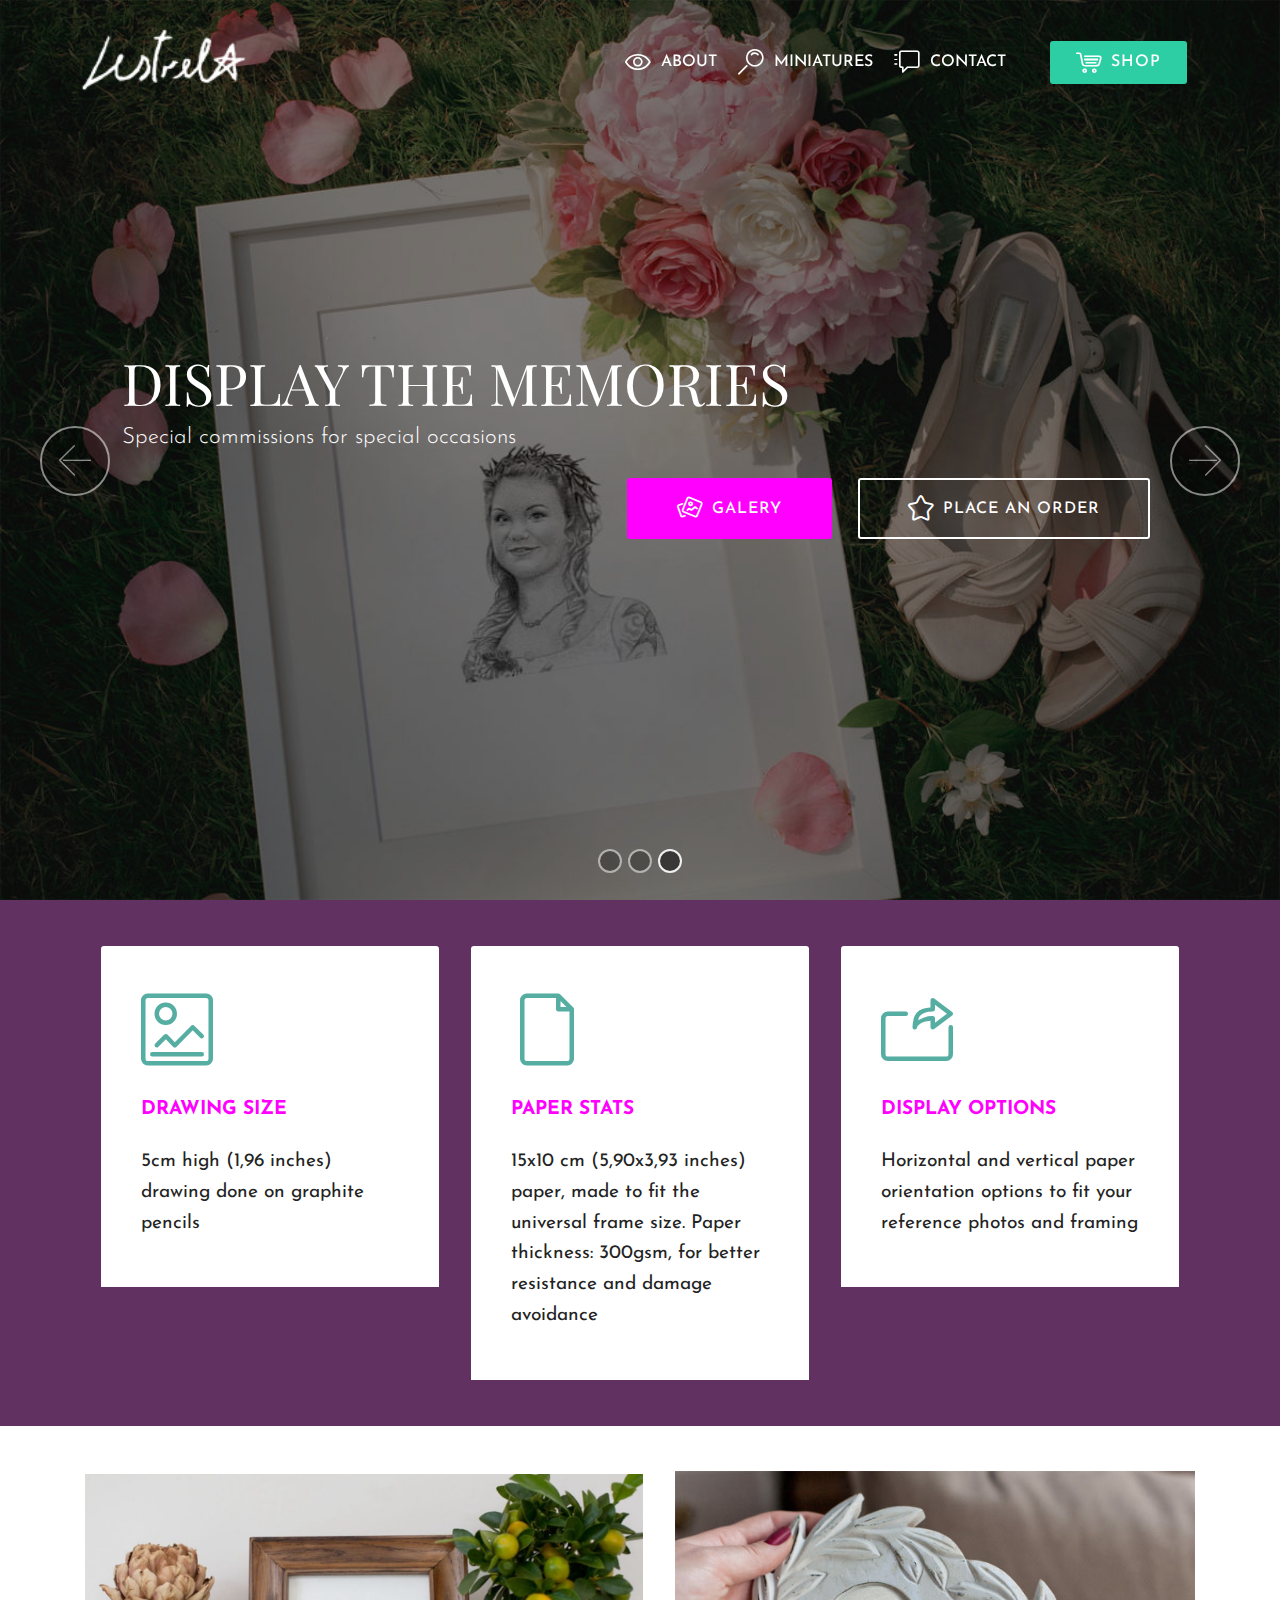
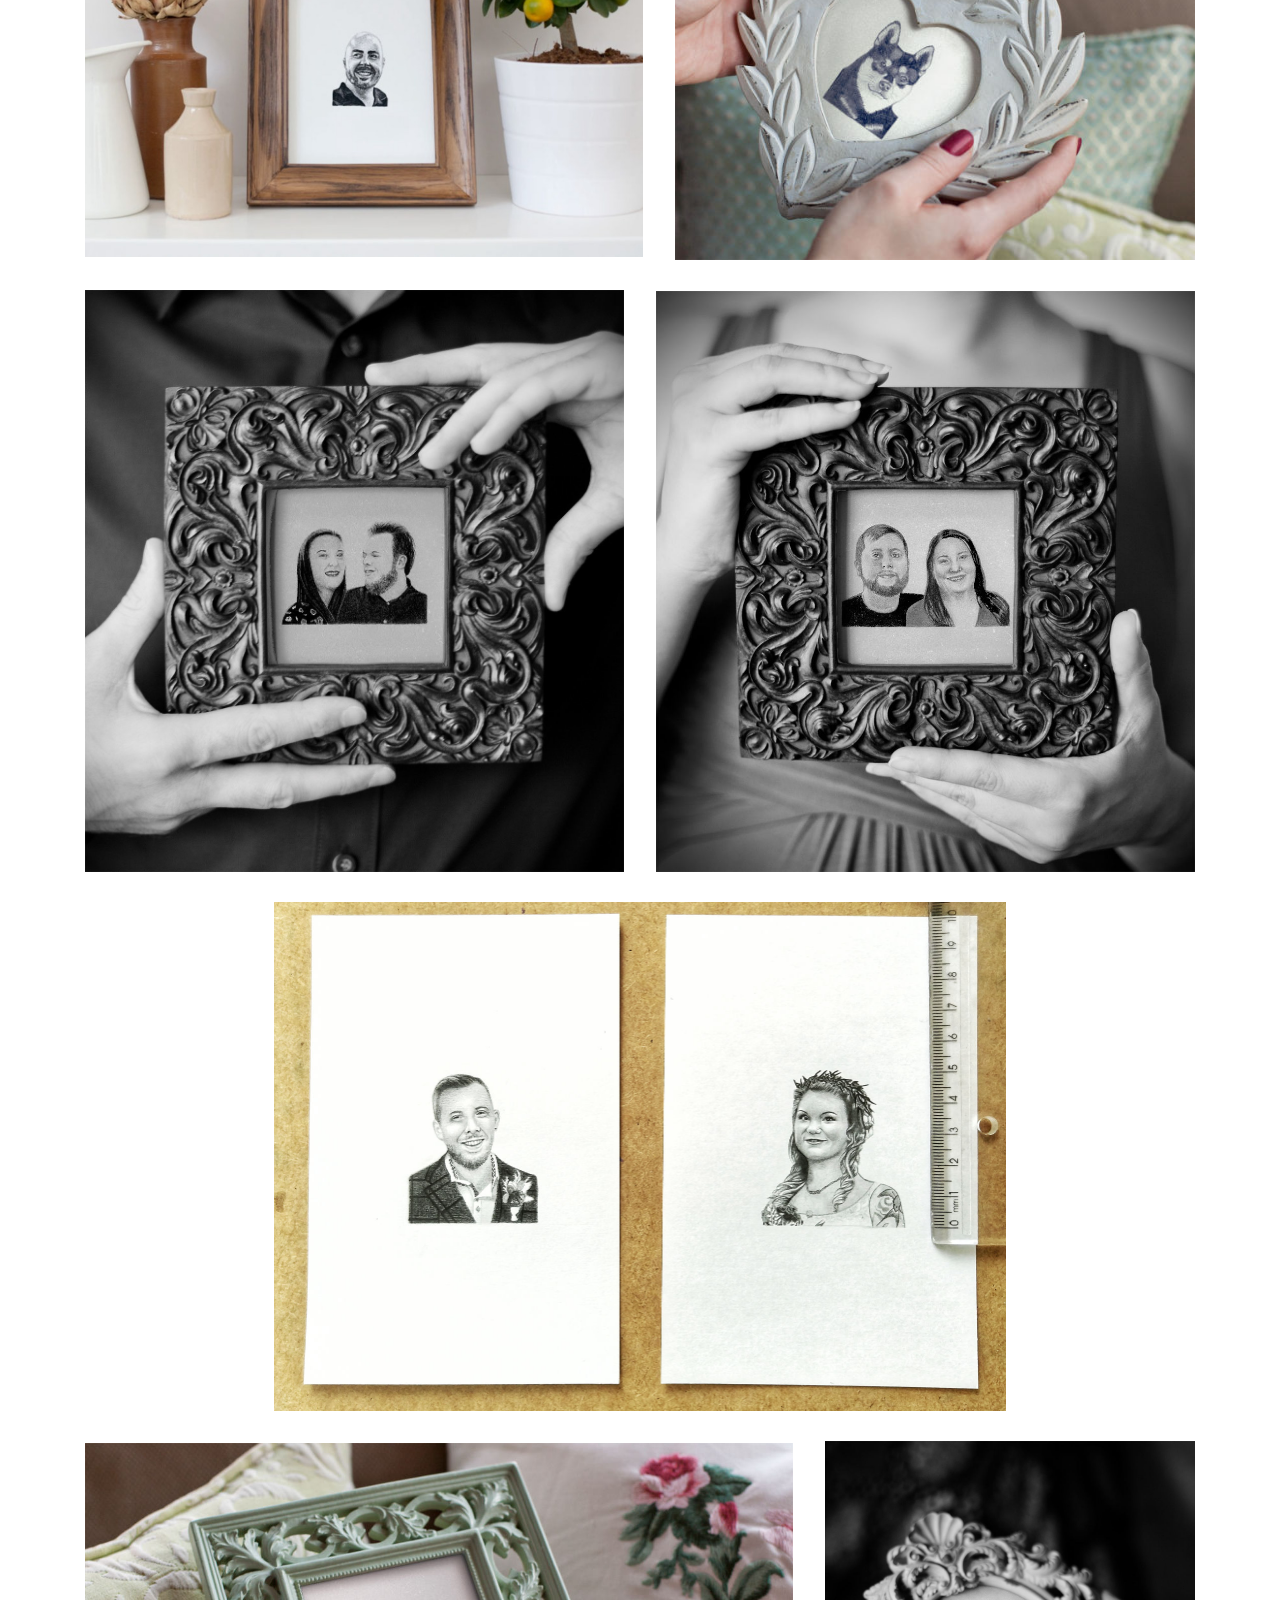
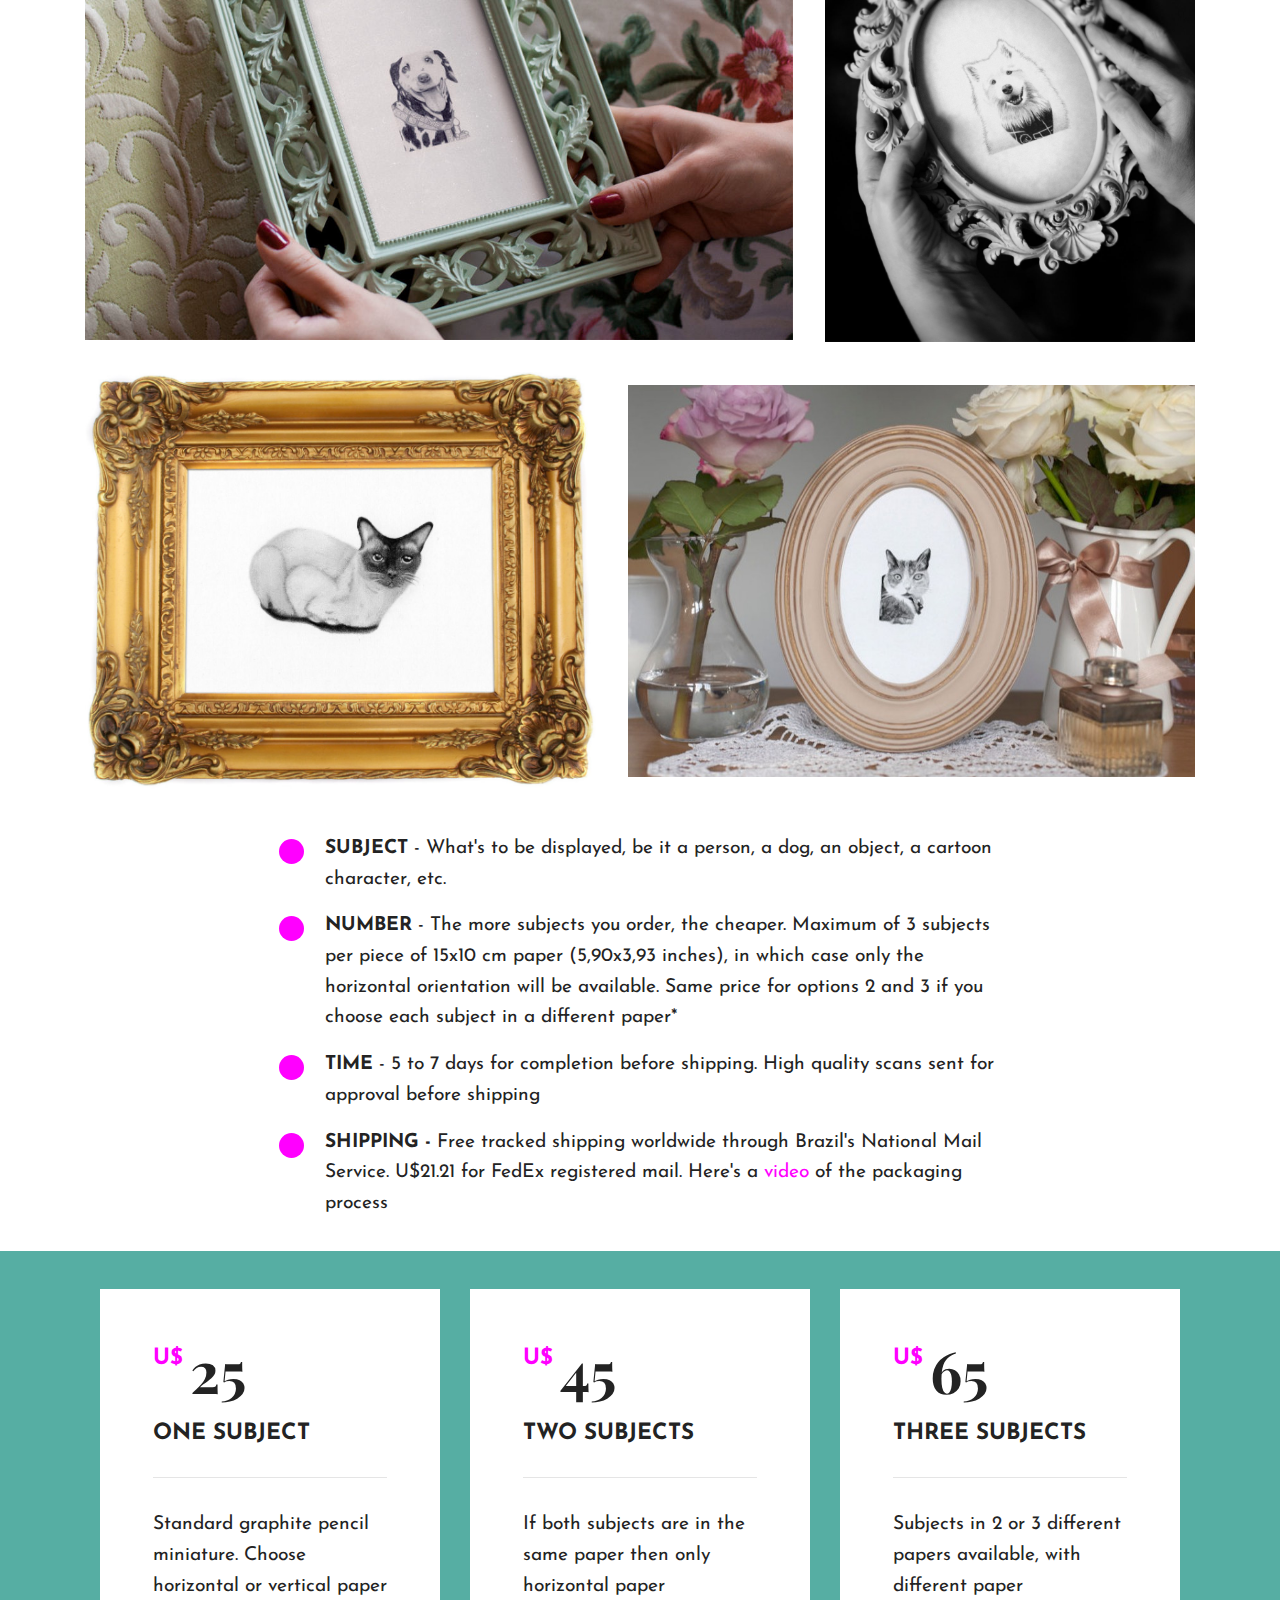
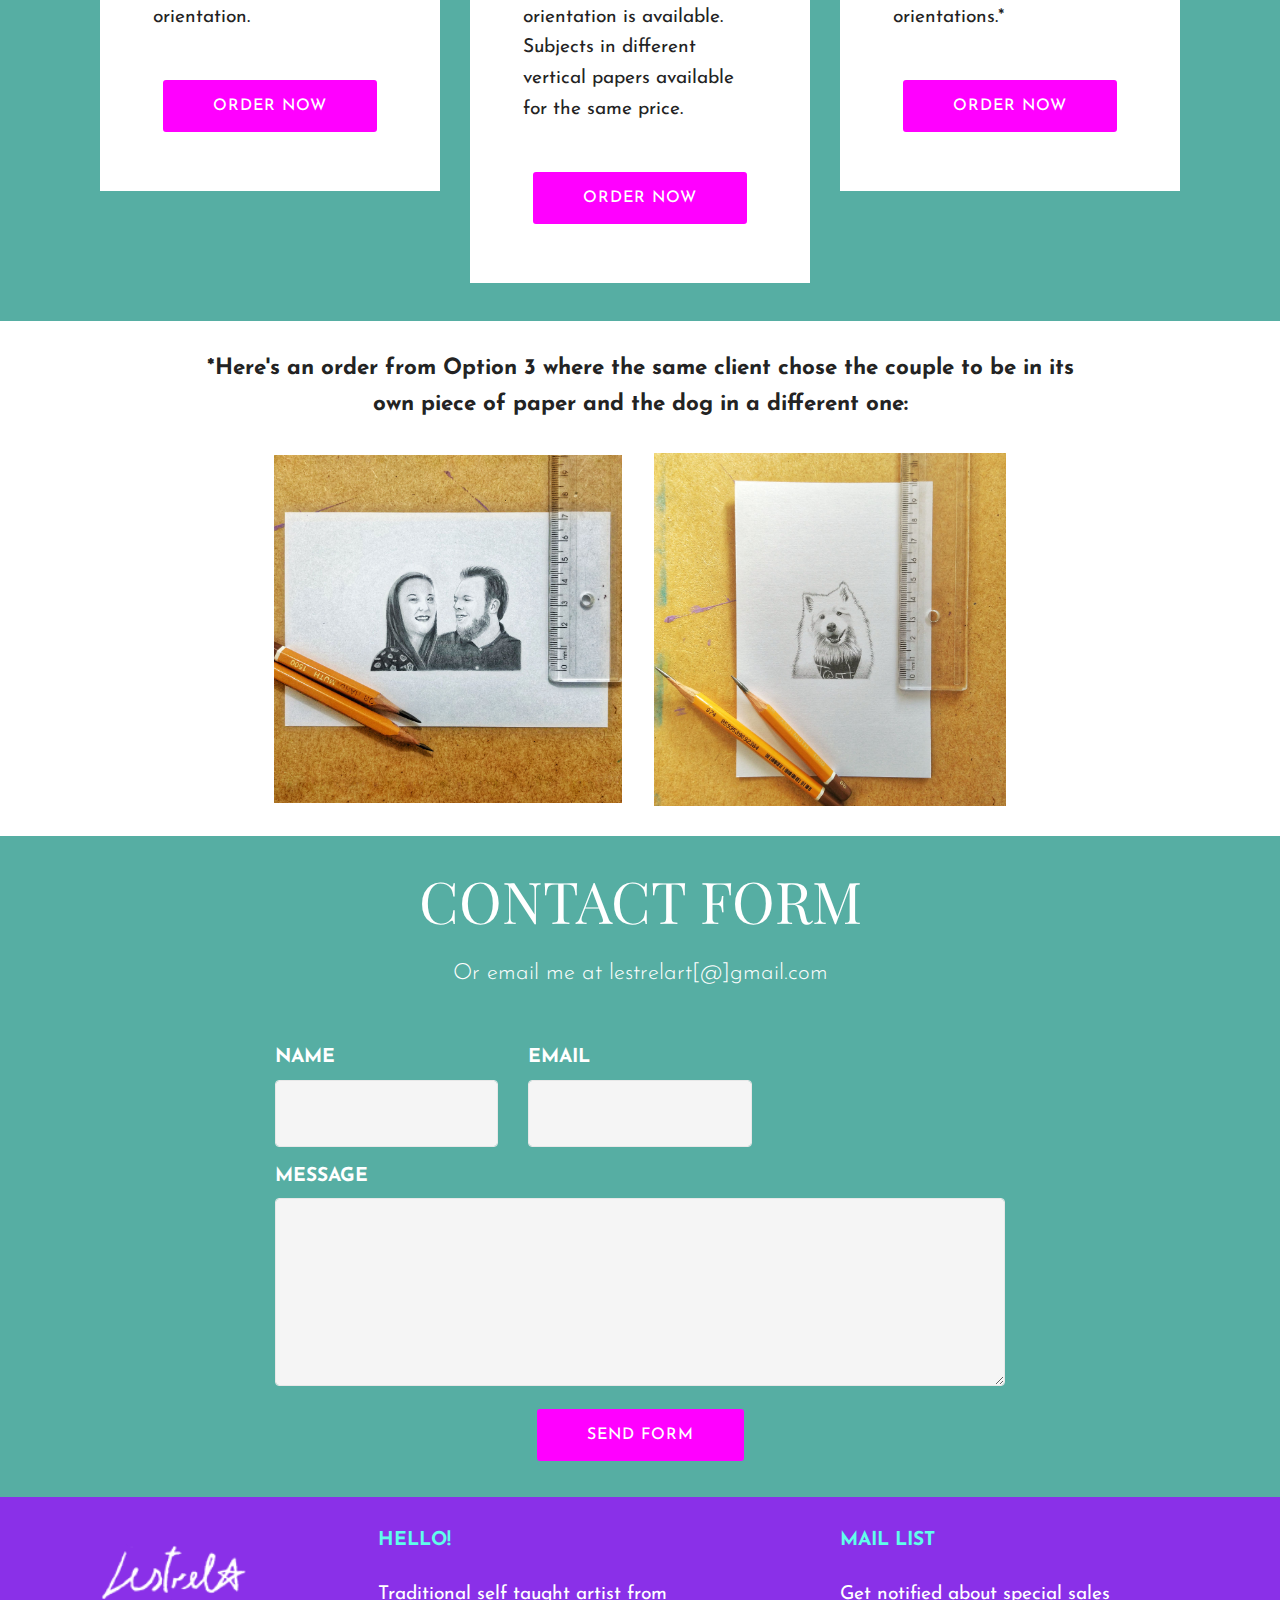
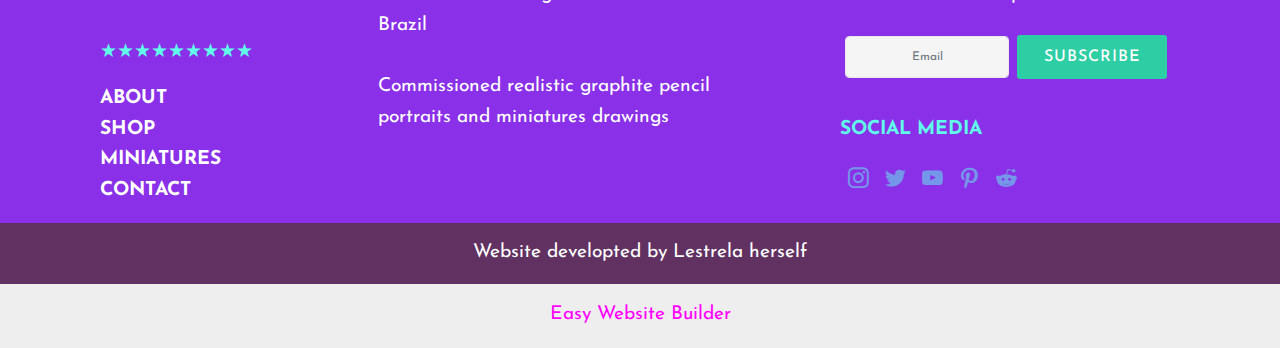
<file: index.html>
<!DOCTYPE html>
<html  >
<head>
  <!-- Site made with Mobirise Website Builder v5.9.8, https://mobirise.com -->
  <meta charset="UTF-8">
  <meta http-equiv="X-UA-Compatible" content="IE=edge">
  <meta name="generator" content="Mobirise v5.9.8, mobirise.com">
  <meta name="twitter:card" content="summary_large_image"/>
  <meta name="twitter:image:src" content="assets/images/index-meta.jpg">
  <meta property="og:image" content="assets/images/index-meta.jpg">
  <meta name="twitter:title" content="Home">
  <meta name="viewport" content="width=device-width, initial-scale=1, minimum-scale=1">
  <link rel="shortcut icon" href="assets/images/assinatura-verso-1-121x79.png" type="image/x-icon">
  <meta name="description" content="">
  
  
  <title>Home</title>
  <link rel="stylesheet" href="assets/web/assets/mobirise-icons-bold/mobirise-icons-bold.css">
  <link rel="stylesheet" href="assets/web/assets/mobirise-icons/mobirise-icons.css">
  <link rel="stylesheet" href="assets/bootstrap/css/bootstrap.min.css">
  <link rel="stylesheet" href="assets/bootstrap/css/bootstrap-grid.min.css">
  <link rel="stylesheet" href="assets/bootstrap/css/bootstrap-reboot.min.css">
  <link rel="stylesheet" href="assets/tether/tether.min.css">
  <link rel="stylesheet" href="assets/dropdown/css/style.css">
  <link rel="stylesheet" href="assets/socicon/css/styles.css">
  <link rel="stylesheet" href="assets/theme/css/style.css">
  <link rel="preload" href="https://fonts.googleapis.com/css?family=Playfair+Display:400,500,600,700,800,900,400i,500i,600i,700i,800i,900i&display=swap" as="style" onload="this.onload=null;this.rel='stylesheet'">
  <noscript><link rel="stylesheet" href="https://fonts.googleapis.com/css?family=Playfair+Display:400,500,600,700,800,900,400i,500i,600i,700i,800i,900i&display=swap"></noscript>
  <link rel="preload" href="https://fonts.googleapis.com/css?family=Josefin+Sans:100,200,300,400,500,600,700,100i,200i,300i,400i,500i,600i,700i&display=swap" as="style" onload="this.onload=null;this.rel='stylesheet'">
  <noscript><link rel="stylesheet" href="https://fonts.googleapis.com/css?family=Josefin+Sans:100,200,300,400,500,600,700,100i,200i,300i,400i,500i,600i,700i&display=swap"></noscript>
  <link rel="preload" as="style" href="assets/mobirise/css/mbr-additional.css"><link rel="stylesheet" href="assets/mobirise/css/mbr-additional.css" type="text/css">

  
  
  
</head>
<body>
  
  <section class="menu cid-s8slxVodz6" once="menu" id="menu2-7">

    

    <nav class="navbar navbar-expand beta-menu navbar-dropdown align-items-center navbar-fixed-top navbar-toggleable-sm bg-color transparent">
        <button class="navbar-toggler navbar-toggler-right" type="button" data-toggle="collapse" data-target="#navbarSupportedContent" aria-controls="navbarSupportedContent" aria-expanded="false" aria-label="Toggle navigation">
            <div class="hamburger">
                <span></span>
                <span></span>
                <span></span>
                <span></span>
            </div>
        </button>
        <div class="menu-logo">
            <div class="navbar-brand">
                <span class="navbar-logo">
                    <a href="index.html">
                        <img src="assets/images/assinatura-verso-1-121x79.png" alt="Lestrela art" style="height: 6.8rem;">
                    </a>
                </span>
                
            </div>
        </div>
        <div class="collapse navbar-collapse" id="navbarSupportedContent">
            <ul class="navbar-nav nav-dropdown" data-app-modern-menu="true"><li class="nav-item"><a class="nav-link link text-white text-primary display-4" href="about.html"><span class="mbrib-preview mbr-iconfont mbr-iconfont-btn"></span>ABOUT</a></li><li class="nav-item">
                    <a class="nav-link link text-white text-primary display-4" href="index.html#image4-23"><span class="mbrib-search mbr-iconfont mbr-iconfont-btn"></span>MINIATURES</a>
                </li><li class="nav-item"><a class="nav-link link text-white text-primary display-4" href="index.html#form1-2w"><span class="mbrib-help mbr-iconfont mbr-iconfont-btn"></span>CONTACT</a></li><li class="nav-item">
                    <a class="nav-link link text-white display-4" href="https://mobiri.se"><br><br></a>
                </li></ul>
            <div class="navbar-buttons mbr-section-btn"><a class="btn btn-sm btn-danger display-4" href="index.html#content12-28"><span class="mbrib-shopping-cart mbr-iconfont mbr-iconfont-btn"></span>
                    
                    SHOP</a></div>
        </div>
    </nav>
</section>

<section class="carousel slide cid-s8S3yIJ8TF" data-interval="false" id="slider1-21">

    

    <div class="full-screen"><div class="mbr-slider slide carousel" data-keyboard="false" data-bs-keyboard="false" data-ride="carousel" data-bs-ride="carousel" data-interval="4000" data-bs-interval="4000" data-bs-pause="true" data-pause="true"><ol class="carousel-indicators"><li data-app-prevent-settings="" data-target="#slider1-21" data-bs-target="#slider1-21" data-slide-to="0" data-bs-slide-to="0"></li><li data-app-prevent-settings="" data-target="#slider1-21" data-bs-target="#slider1-21" data-slide-to="1" data-bs-slide-to="1"></li><li data-app-prevent-settings="" data-target="#slider1-21" data-bs-target="#slider1-21" class=" active" data-slide-to="2" data-bs-slide-to="2"></li></ol><div class="carousel-inner" role="listbox"><div class="carousel-item slider-fullscreen-image" data-bg-video-slide="false" style="background-image: url(assets/images/draw-art-artist-realistic-drawing-pastels-colored-pencils-graphite-creative-commission-realism-portrait-traditional-dog-house-decor-1200x844.jpeg);"><div class="container container-slide"><div class="image_wrapper"><div class="mbr-overlay"></div><img src="assets/images/draw-art-artist-realistic-drawing-pastels-colored-pencils-graphite-creative-commission-realism-portrait-traditional-dog-house-decor-1200x844.jpeg" alt="" title=""><div class="carousel-caption justify-content-center"><div class="col-10 align-left"><h2 class="mbr-fonts-style display-1">THE PERFECT GIFT</h2><p class="lead mbr-text mbr-fonts-style display-5">Surprise your loved ones</p><div class="mbr-section-btn" buttons="0"><a class="btn display-4 btn-primary" href="index.html#image4-23"><span class="mbrib-image-gallery mbr-iconfont mbr-iconfont-btn"></span>GALERY</a> <a class="btn btn-white-outline display-4" href="index.html#pricing-tables3-29"><span class="mbrib-star mbr-iconfont mbr-iconfont-btn"></span>PLACE AN ORDER</a></div></div></div></div></div></div><div class="carousel-item slider-fullscreen-image" data-bg-video-slide="false" style="background-image: url(assets/images/draw-art-artist-realistic-drawing-pastels-colored-pencils-graphite-creative-commission-realism-portrait-traditional-dog-house-decor-1200x830.jpeg);"><div class="container container-slide"><div class="image_wrapper"><div class="mbr-overlay"></div><img src="assets/images/draw-art-artist-realistic-drawing-pastels-colored-pencils-graphite-creative-commission-realism-portrait-traditional-dog-house-decor-1200x830.jpeg" alt="" title=""><div class="carousel-caption justify-content-center"><div class="col-10 align-left"><h2 class="mbr-fonts-style display-1">FRAME IT</h2><p class="lead mbr-text mbr-fonts-style display-5">Unique personalized house decor</p><div class="mbr-section-btn" buttons="0"><a class="btn display-4 btn-primary" href="index.html#image4-23"><span class="mbrib-image-gallery mbr-iconfont mbr-iconfont-btn"></span>GALERY</a> <a class="btn btn-white-outline display-4" href="index.html#pricing-tables3-29"><span class="mbrib-star mbr-iconfont mbr-iconfont-btn"></span>PLACE AN ORDER</a></div></div></div></div></div></div><div class="carousel-item slider-fullscreen-image active" data-bg-video-slide="false" style="background-image: url(assets/images/draw-art-artist-realistic-drawing-pastels-colored-pencils-graphite-creative-commission-realism-portrait-traditional-dog-house-decor-1200x844.jpg);"><div class="container container-slide"><div class="image_wrapper"><div class="mbr-overlay"></div><img src="assets/images/draw-art-artist-realistic-drawing-pastels-colored-pencils-graphite-creative-commission-realism-portrait-traditional-dog-house-decor-1200x844.jpg" alt="" title=""><div class="carousel-caption justify-content-center"><div class="col-10 align-right"><h2 class="mbr-fonts-style display-1">DISPLAY THE MEMORIES</h2><p class="lead mbr-text mbr-fonts-style display-5">Special commissions for special occasions</p><div class="mbr-section-btn" buttons="0"><a class="btn display-4 btn-primary" href="index.html#image4-23"><span class="mbrib-image-gallery mbr-iconfont mbr-iconfont-btn"></span>GALERY</a> <a class="btn btn-white-outline display-4" href="index.html#pricing-tables3-29"><span class="mbrib-star mbr-iconfont mbr-iconfont-btn"></span>PLACE AN ORDER</a></div></div></div></div></div></div></div><a data-app-prevent-settings="" class="carousel-control carousel-control-prev" role="button" data-slide="prev" data-bs-slide="prev" href="#slider1-21"><span aria-hidden="true" class="mbri-left mbr-iconfont"></span><span class="sr-only visually-hidden">Previous</span></a><a data-app-prevent-settings="" class="carousel-control carousel-control-next" role="button" data-slide="next" data-bs-slide="next" href="#slider1-21"><span aria-hidden="true" class="mbri-right mbr-iconfont"></span><span class="sr-only visually-hidden">Next</span></a></div></div>

</section>

<section class="features6 cid-s8S3LPe2gk" id="features6-22">
    
    

    
    <div class="container">
        <div class="media-container-row">

            <div class="card p-3 col-12 col-md-6 col-lg-4">
                <div class="card-img pb-3">
                    <span class="mbr-iconfont mbrib-photo" style="color: rgb(86, 174, 163); fill: rgb(86, 174, 163);"></span>
                </div>
                <div class="card-box">
                    <h4 class="card-title py-3 mbr-fonts-style display-7"><strong>
                        DRAWING SIZE</strong></h4>
                    <p class="mbr-text mbr-fonts-style display-7">
                       5cm high (1,96 inches) drawing done on graphite pencils</p>
                </div>
            </div>

            <div class="card p-3 col-12 col-md-6 col-lg-4">
                <div class="card-img pb-3">
                    <span class="mbr-iconfont mbrib-new-file" style="color: rgb(86, 174, 163); fill: rgb(86, 174, 163);"></span>
                </div>
                <div class="card-box">
                    <h4 class="card-title py-3 mbr-fonts-style display-7"><strong>
                        PAPER STATS</strong></h4>
                    <p class="mbr-text mbr-fonts-style display-7">15x10 cm (5,90x3,93 inches) paper, made to fit the universal frame size. Paper thickness: 300gsm, for better resistance and damage avoidance</p>
                </div>
            </div>

            <div class="card p-3 col-12 col-md-6 col-lg-4">
                <div class="card-img pb-3">
                    <span class="mbr-iconfont mbrib-share" style="color: rgb(86, 174, 163); fill: rgb(86, 174, 163);"></span>
                </div>
                <div class="card-box">
                    <h4 class="card-title py-3 mbr-fonts-style display-7"><strong>
                        DISPLAY OPTIONS</strong></h4>
                    <p class="mbr-text mbr-fonts-style display-7">
                       Horizontal and vertical paper orientation options to fit your reference photos and framing</p>
                </div>
            </div>

            

        </div>

    </div>

</section>

<section class="cid-s8S3MR9srH" id="image4-23">
    <!-- Block parameters controls (Blue "Gear" panel) -->
    
    <!-- End block parameters -->
    <div class="container images-container">
            <div class="media-container-row" style="width: 100%;">
                <div class="img-item item1" style="width: 110%;">
                    <img src="assets/images/draw-art-artist-realistic-drawing-pastels-colored-pencils-graphite-creative-commission-realism-portrait-traditional-dog-house-decor-1-1085x747.jpeg" alt="">
                    
                </div>
                <div class="img-item">
                    <img src="assets/images/draw-art-artist-realistic-drawing-pastels-colored-pencils-graphite-creative-commission-realism-portrait-traditional-dog-house-decor-2-626x469.jpg" alt="">
                    
                </div>
            </div>
    </div>
</section>

<section class="cid-s8S3OOR2qx" id="image4-24">
    <!-- Block parameters controls (Blue "Gear" panel) -->
    
    <!-- End block parameters -->
    <div class="container images-container">
            <div class="media-container-row" style="width: 100%;">
                <div class="img-item item1" style="width: 103%;">
                    <img src="assets/images/draw-art-artist-realistic-drawing-pastels-colored-pencils-graphite-creative-commission-realism-portrait-traditional-dog-house-decor-6.1-1113x1200.jpg" alt="">
                    
                </div>
                <div class="img-item">
                    <img src="assets/images/draw-art-artist-realistic-drawing-pastels-colored-pencils-graphite-creative-commission-realism-portrait-traditional-dog-house-decor-4.1-1040x1121.jpg" alt="">
                    
                </div>
            </div>
    </div>
</section>

<section class="cid-s8S3PFx3ib" id="image1-25">

    

    <figure class="mbr-figure container">
        <div class="image-block" style="width: 66%;">
            <img src="assets/images/draw-art-artist-realistic-drawing-wedding-colored-pencils-graphite-creative-commission-realism-portrait-traditional-bride-house-decor-1465x1018.jpg" width="1400" alt="draw art artist realistic drawing wedding colored pencils graphite creative commission realism portrait traditional bride house decor">
            
        </div>
    </figure>
</section>

<section class="cid-s8S3Qw9dOP" id="image4-26">
    <!-- Block parameters controls (Blue "Gear" panel) -->
    
    <!-- End block parameters -->
    <div class="container images-container">
            <div class="media-container-row" style="width: 100%;">
                <div class="img-item item1" style="width: 194%;">
                    <img src="assets/images/draw-art-artist-realistic-drawing-pastels-colored-pencils-graphite-creative-commission-realism-portrait-traditional-dog-house-decor-1115x784.jpg" alt="">
                    
                </div>
                <div class="img-item">
                    <img src="assets/images/draw-art-artist-realistic-drawing-pastels-colored-pencils-graphite-creative-commission-realism-portrait-traditional-dog-house-decor-3-1040x1408.jpg" alt="">
                    
                </div>
            </div>
    </div>
</section>

<section class="cid-s8S3Rvn4pd" id="image4-27">
    <!-- Block parameters controls (Blue "Gear" panel) -->
    
    <!-- End block parameters -->
    <div class="container images-container">
            <div class="media-container-row" style="width: 100%;">
                <div class="img-item item1" style="width: 93%;">
                    <img src="assets/images/draw-art-artist-realistic-drawing-pastels-colored-pencils-graphite-creative-commission-realism-portrait-traditional-dog-house-decor-5-1115x909.jpg" alt="">
                    
                </div>
                <div class="img-item">
                    <img src="assets/images/draw-art-artist-realistic-drawing-pastels-colored-pencils-graphite-creative-commission-realism-portrait-traditional-dog-house-decor-1040x719.jpeg" alt="">
                    
                </div>
            </div>
    </div>
</section>

<section class="mbr-section article content12 cid-s8S3S4q2gj" id="content12-28">
     

    <div class="container">
        <div class="media-container-row">
            <div class="mbr-text counter-container col-12 col-md-8 mbr-fonts-style display-7">
                <ul>
                    <li><strong>SUBJECT</strong> - What's to be displayed, be it a person, a dog, an object, a cartoon character, etc.</li>
                    <li><strong>NUMBER </strong>- The more subjects you order, the cheaper. Maximum of 3 subjects per piece of 15x10 cm paper (5,90x3,93 inches), in which case only the horizontal orientation will be available. Same price for options 2 and 3 if you choose each subject in a different paper*</li><li><strong>TIME</strong> - 5 to 7 days for completion before shipping. High quality scans sent for approval before shipping</li>
                    <li><strong>SHIPPING - </strong>Free tracked shipping worldwide through Brazil's National Mail Service. U$21.21 for FedEx registered mail. Here's a <a href="https://www.instagram.com/p/CCHYxq8HNDQ/" class="text-primary" target="_blank">video</a> of the packaging process</li>
                </ul>
            </div>
        </div>
    </div>
</section>

<section class="pricing-table3 cid-s8S3TvTTpJ" id="pricing-tables3-29">

    

    
    <div class="container">
        <div class="media-container-row">
            <div class=" col-12 col-lg-4 col-md-6 my-2">
                <div class="pricing">
                    <div class="plan-header">
                        <div class="plan-price">
                            <span class="price-value mbr-fonts-style display-5">U$
                            </span>
                            <span class="price-figure mbr-fonts-style display-1">25</span>
                            <h3 class="plan-title mbr-fonts-style display-5"><strong>ONE SUBJECT</strong></h3>
                            <hr>
                        </div>
                    </div>
                    <div class="plan-body">
                        <p class="mbr-text mbr-fonts-style display-7">
                            Standard graphite pencil miniature. Choose horizontal or vertical paper orientation.</p>
                        <div class="mbr-section-btn pt-4 text-center"><a href="one-subject-miniature-pencil-drawing.html" class="btn btn-primary display-4" target="_blank">ORDER NOW</a></div>
                    </div>
                </div>
            </div>

            <div class="col-12 col-lg-4 col-md-6 my-2">
                <div class="pricing">
                    <div class="plan-header">
                        <div class="plan-price">
                            <span class="price-value mbr-fonts-style display-5">U$
                            </span>
                            <span class="price-figure mbr-fonts-style display-1">45</span>
                            <h3 class="plan-title mbr-fonts-style display-5"><strong>
                                TWO SUBJECTS</strong></h3>
                            <hr>
                        </div>
                    </div>
                    <div class="plan-body">
                        <p class="mbr-text mbr-fonts-style display-7">If both subjects are in the same paper then only horizontal paper orientation is available. Subjects in different vertical papers available for the same price.</p>
                        <div class="mbr-section-btn pt-4 text-center"><a href="two-subjects-miniature-pencil-drawing.html" class="btn btn-primary display-4" target="_blank">ORDER NOW</a></div>
                    </div>
                </div>
            </div>

            <div class="col-12 col-lg-4 col-md-6 my-2">
                <div class="pricing">
                    <div class="plan-header">
                        <div class="plan-price">
                            <span class="price-value mbr-fonts-style display-5">U$
                            </span>
                            <span class="price-figure mbr-fonts-style display-1">65</span>
                            <h3 class="plan-title mbr-fonts-style display-5"><strong>
                                THREE SUBJECTS</strong></h3>
                            <hr>
                        </div>
                    </div>
                    <div class="plan-body ">
                        <p class="mbr-text mbr-fonts-style display-7">
                            Subjects in 2 or 3 different papers available, with different paper orientations.*</p>
                        <div class="mbr-section-btn pt-4 text-center"><a href="three-subjects-miniature-pencil-drawing.html" class="btn btn-primary display-4" target="_blank">ORDER NOW</a></div>
                    </div>
                </div>
            </div>

        </div>
    </div>
</section>

<section class="mbr-section article content1 cid-s8S3UQpdcw" id="content1-2a">
    
     

    <div class="container">
        <div class="media-container-row">
            <div class="mbr-text col-12 mbr-fonts-style display-5 col-md-10"><strong>*Here's an order from Option 3 where the same client chose the couple to be in its own piece of paper and the dog in a different one:</strong></div>
        </div>
    </div>
</section>

<section class="cid-s8S3W3TL62" id="image4-2b">
    <!-- Block parameters controls (Blue "Gear" panel) -->
    
    <!-- End block parameters -->
    <div class="container images-container">
            <div class="media-container-row" style="width: 66%;">
                <div class="img-item item1" style="width: 103%;">
                    <img src="assets/images/draw-art-artist-realistic-drawing-wedding-colored-pencils-graphite-creative-commission-realism-portrait-traditional-fiance-house-decor-bride-1115x1115.jpg" alt="draw art artist realistic drawing wedding colored pencils graphite creative commission realism portrait traditional fiance house decor bride">
                    
                </div>
                <div class="img-item">
                    <img src="assets/images/draw-art-artist-realistic-drawing-pastels-colored-pencils-graphite-creative-commission-realism-portrait-traditional-dog-house-decor-4-1040x1041.jpg" alt="draw art artist realistic drawing pastels colored pencils graphite creative commission realism portrait traditional dog house decor 4">
                    
                </div>
            </div>
    </div>
</section>

<section class="mbr-section form1 cid-tIDEhoblER" id="form1-2w">

    

    
    <div class="container">
        <div class="row justify-content-center">
            <div class="title col-12 col-lg-8">
                <h2 class="mbr-section-title align-center pb-3 mbr-fonts-style display-1">
                    CONTACT FORM
                </h2>
                <h3 class="mbr-section-subtitle align-center mbr-light pb-3 mbr-fonts-style display-5">Or email me at lestrelart[@]gmail.com</h3>
            </div>
        </div>
    </div>
    <div class="container">
        <div class="row justify-content-center">
            <div class="media-container-column col-lg-8" data-form-type="formoid">
                <!---Formbuilder Form--->
                <form action="https://mobirise.eu/" method="POST" class="mbr-form form-with-styler" data-form-title="Mobirise Form"><input type="hidden" name="email" data-form-email="true" value="1cW/xMyP+bfrNJ7K5B5gmIK50RM7rryxro3NBvM+qCowBRaPeXWuwKexdJlvQpWx+X8GWwaHhEdk1G8CIWeg9TRsDym832eqLeDhFEZ/xkZ+7AQKJ8BPP34Wtx/RliE2">
                    <div class="row">
                        <div hidden="hidden" data-form-alert="" class="alert alert-success col-12">Thanks for filling out the form!</div>
                        <div hidden="hidden" data-form-alert-danger="" class="alert alert-danger col-12">
                        </div>
                    </div>
                    <div class="dragArea row">
                        <div class="col-md-4  form-group" data-for="name">
                            <label for="name-form1-2w" class="form-control-label mbr-fonts-style display-7"><strong>NAME</strong></label>
                            <input type="text" name="name" data-form-field="Name" required="required" class="form-control display-7" id="name-form1-2w">
                        </div>
                        <div class="col-md-4  form-group" data-for="email">
                            <label for="email-form1-2w" class="form-control-label mbr-fonts-style display-7"><strong>EMAIL</strong></label>
                            <input type="email" name="email" data-form-field="Email" required="required" class="form-control display-7" id="email-form1-2w">
                        </div>
                        
                        <div data-for="message" class="col-md-12 form-group">
                            <label for="message-form1-2w" class="form-control-label mbr-fonts-style display-7"><strong>MESSAGE</strong></label>
                            <textarea name="message" data-form-field="Message" class="form-control display-7" id="message-form1-2w"></textarea>
                        </div>
                        <div class="col-md-12 input-group-btn align-center"><button type="submit" class="btn btn-form btn-secondary display-4">SEND FORM</button></div>
                    </div>
                </form><!---Formbuilder Form--->
            </div>
        </div>
    </div>
</section>

<section class="footer4 cid-s8S3XaEtgi" id="footer4-2c">

    

    

    <div class="container">
        <div class="media-container-row content mbr-white">
            <div class="col-md-3 col-sm-4">
                <div class="mb-3 img-logo">
                    <a href="#top">
                        <img src="assets/images/assinatura-verso-1-121x79.png" alt="Lestrela">
                    </a>
                </div>
                <p class="mb-3 mbr-fonts-style foot-title display-7">★★★★★★★★★</p>
                <p class="mbr-text mbr-fonts-style mbr-links-column display-7"><a href="about.html" class="text-white text-primary"><strong>ABOUT</strong></a>&nbsp;<br><a href="index.html#pricing-tables3-29" class="text-white text-primary"><strong>SHOP</strong></a><strong><br></strong><a href="index.html#image4-23" class="text-white text-primary"><strong>MINIATURES</strong></a><br><a href="index.html#form1-2w" class="text-white text-primary" target="_blank"><strong>CONTACT</strong></a><br></p>
            </div>
            <div class="col-md-4 col-sm-8">
                <p class="mb-4 foot-title mbr-fonts-style display-7"><strong>
                    HELLO!</strong></p>
                <p class="mbr-text mbr-fonts-style foot-text display-7">Traditional self taught artist from Brazil<br><br>Commissioned realistic graphite pencil portraits and miniatures drawings&nbsp; &nbsp; &nbsp; &nbsp; &nbsp;<br><br></p>
            </div>
            <div class="col-md-4 offset-md-1 col-sm-12">
                <p class="mb-4 foot-title mbr-fonts-style display-7"><strong>
                    MAIL LIST</strong></p>
                <p class="mbr-text mbr-fonts-style form-text display-7">Get notified about special sales</p>
                <div class="media-container-column" data-form-type="formoid">
                    <!---Formbuilder Form--->
                    <form action="https://mobirise.eu/" method="POST" class="mbr-form form-with-styler" data-form-title="Mobirise Form"><input type="hidden" name="email" data-form-email="true" value="PdL3Dp77deEsqhNv1dkYsyTp8PqUFIvVAq/lJIYCsmXf5hqc/GGmAkVnUH9mSW5l+jet29O1+VSEEN/3FXbY7NqnbvhKEwrwlkvUGV2kdVmMxPGbvmG3He7vdpDaoN/6">
                        <div class="row form-inline justify-content-center">
                            <div hidden="hidden" data-form-alert="" class="alert alert-success col-12">Thanks for filling out the form!</div>
                            <div hidden="hidden" data-form-alert-danger="" class="alert alert-danger col-12">
                                                    </div>
                        </div>
                        <div class="dragArea row form-inline justify-content-center">
                            <div class="col-auto  form-group " data-for="email">
                                <input type="email" name="email" placeholder="Email" data-form-field="Email" required="required" class="form-control input-sm input-inverse my-2 display-7" id="email-footer4-2c">
                            </div>
                            <div class="col-auto input-group-btn m-2"><button type="submit" class="btn m-0 btn-danger display-4">SUBSCRIBE</button></div>
                        </div>
                    </form><!---Formbuilder Form--->
                </div>
                <p class="mb-4 mbr-fonts-style foot-title display-7"><br><strong>SOCIAL MEDIA</strong></p>
                <div class="social-list pl-0 mb-0">
                        <div class="soc-item">
                            <a href="https://instagram.com/lestrela.art" target="_blank">
                                <span class="mbr-iconfont mbr-iconfont-social socicon-instagram socicon" style="color: rgb(96, 253, 234); fill: rgb(96, 253, 234);"></span>
                            </a>
                        </div>
                        <div class="soc-item">
                            <a href="https://www.twitter.com/L3str3l4" target="_blank">
                                <span class="mbr-iconfont mbr-iconfont-social socicon-twitter socicon" style="color: rgb(96, 253, 234); fill: rgb(96, 253, 234);"></span>
                            </a>
                        </div>
                        <div class="soc-item">
                            <a href="https://www.youtube.com/@Lestrela " target="_blank">
                                <span class="mbr-iconfont mbr-iconfont-social socicon-youtube socicon" style="color: rgb(96, 253, 234); fill: rgb(96, 253, 234);"></span>
                            </a>
                        </div>
                        <div class="soc-item">
                            <a href="https://pinterest.com/LestrelaArt/" target="_blank">
                                <span class="mbr-iconfont mbr-iconfont-social socicon-pinterest socicon" style="color: rgb(96, 253, 234); fill: rgb(96, 253, 234);"></span>
                            </a>
                        </div>
                        <div class="soc-item">
                            <a href="https://www.reddit.com/user/Lestrela" target="_blank">
                                <span class="mbr-iconfont mbr-iconfont-social socicon-reddit socicon" style="color: rgb(96, 253, 234); fill: rgb(96, 253, 234);"></span>
                            </a>
                        </div>
                        
                </div>
            </div>
        </div>
        
    </div>
</section>

<section once="footers" class="cid-s8sadji23t" id="footer6-5">

    

    

    <div class="container">
        <div class="media-container-row align-center mbr-white">
            <div class="col-12">
                <p class="mbr-text mb-0 mbr-fonts-style display-7">
                    Website developted by <a href="mailto:lestrelart@gmail.com" class="text-white">Lestrela</a>&nbsp;herself</p>
            </div>
        </div>
    </div>
</section><section class="display-7" style="padding: 0;align-items: center;justify-content: center;flex-wrap: wrap;    align-content: center;display: flex;position: relative;height: 4rem;"><a href="https://mobiri.se/258099" style="flex: 1 1;height: 4rem;position: absolute;width: 100%;z-index: 1;"><img alt="" style="height: 4rem;" src="[data-uri]"></a><p style="margin: 0;text-align: center;" class="display-7">&#8204;</p><a style="z-index:1" href="https://mobirise.com/builder/easiest-website-builder.html">Easy Website Builder</a></section><script src="assets/popper/popper.min.js"></script>  <script src="assets/web/assets/jquery/jquery.min.js"></script>  <script src="assets/bootstrap/js/bootstrap.min.js"></script>  <script src="assets/tether/tether.min.js"></script>  <script src="assets/smoothscroll/smooth-scroll.js"></script>  <script src="assets/dropdown/js/nav-dropdown.js"></script>  <script src="assets/dropdown/js/navbar-dropdown.js"></script>  <script src="assets/touchswipe/jquery.touch-swipe.min.js"></script>  <script src="assets/ytplayer/jquery.mb.ytplayer.min.js"></script>  <script src="assets/vimeoplayer/jquery.mb.vimeo_player.js"></script>  <script src="assets/bootstrapcarouselswipe/bootstrap-carousel-swipe.js"></script>  <script src="assets/theme/js/script.js"></script>  <script src="assets/slidervideo/script.js"></script>  <script src="assets/formoid/formoid.min.js"></script>  
  
  
 <div id="scrollToTop" class="scrollToTop mbr-arrow-up"><a style="text-align: center;"><i class="mbr-arrow-up-icon mbr-arrow-up-icon-cm cm-icon cm-icon-smallarrow-up"></i></a></div>
  </body>
</html>
</file>
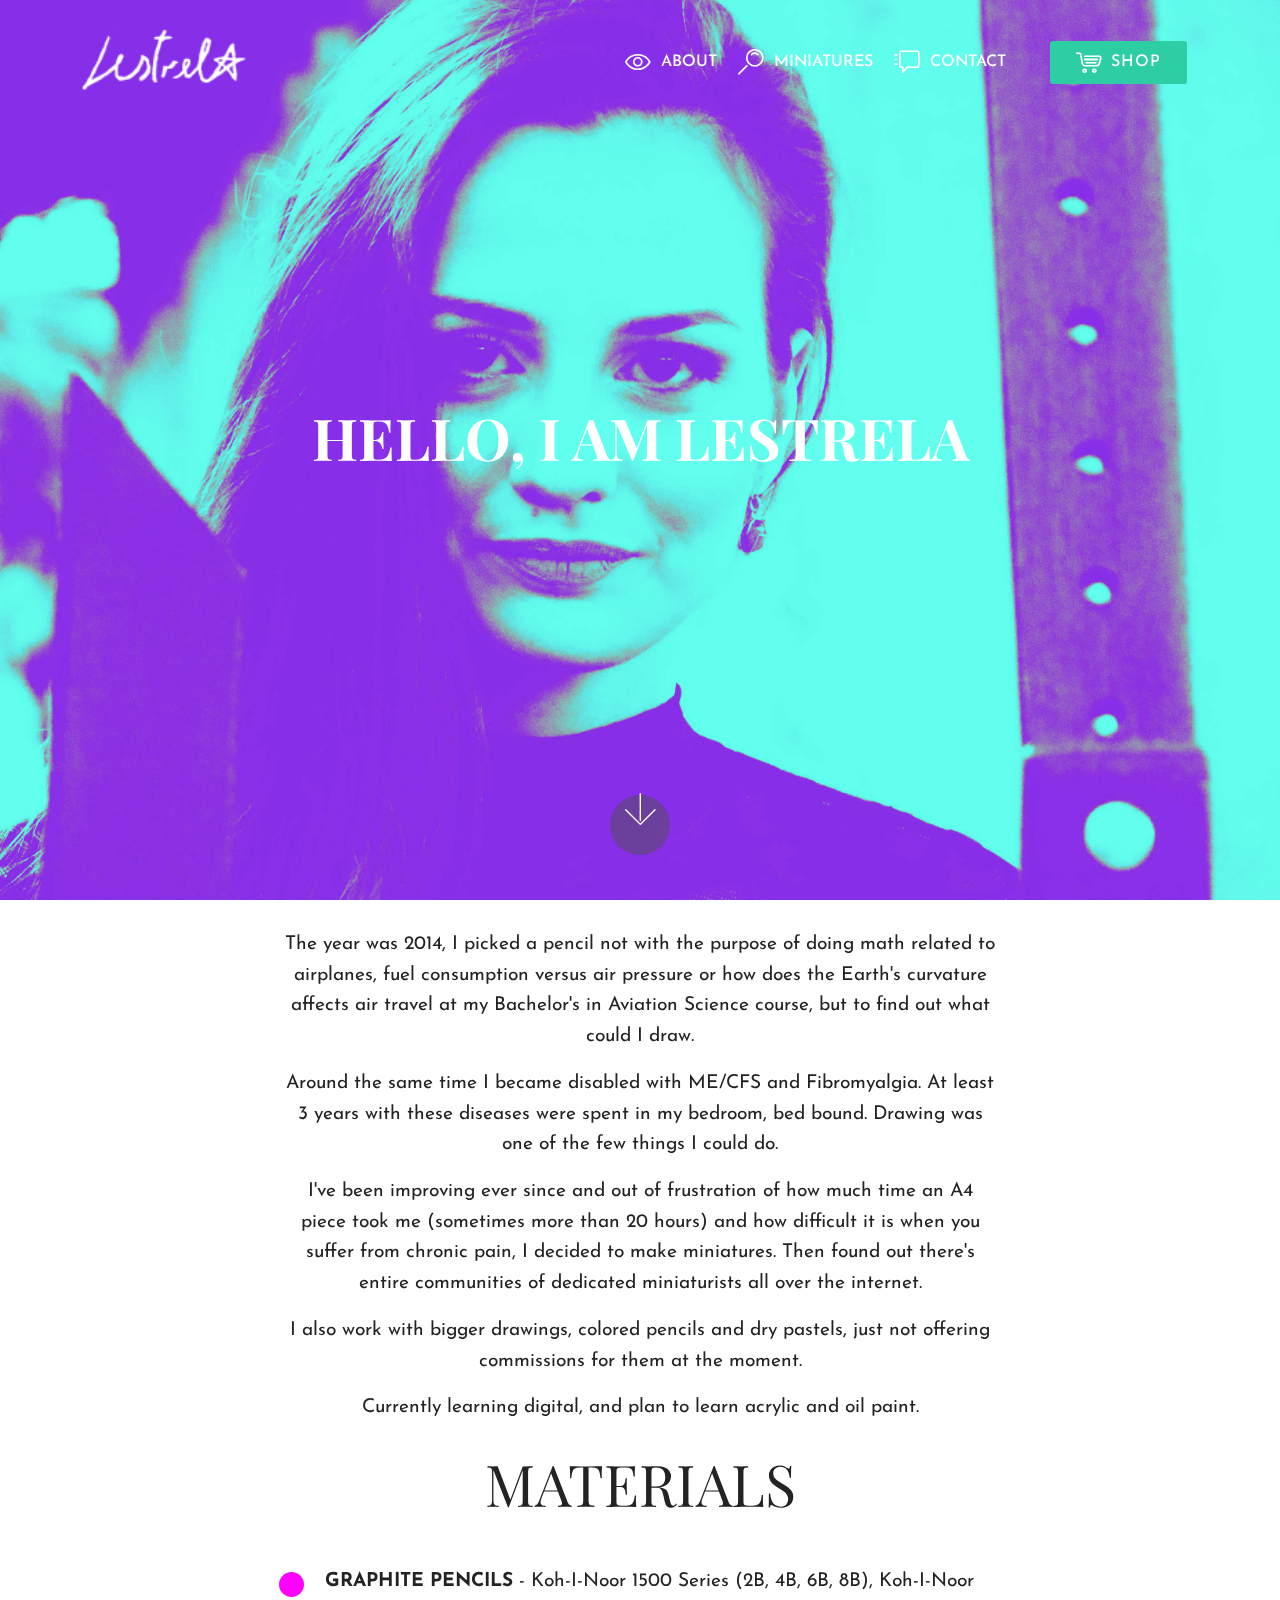
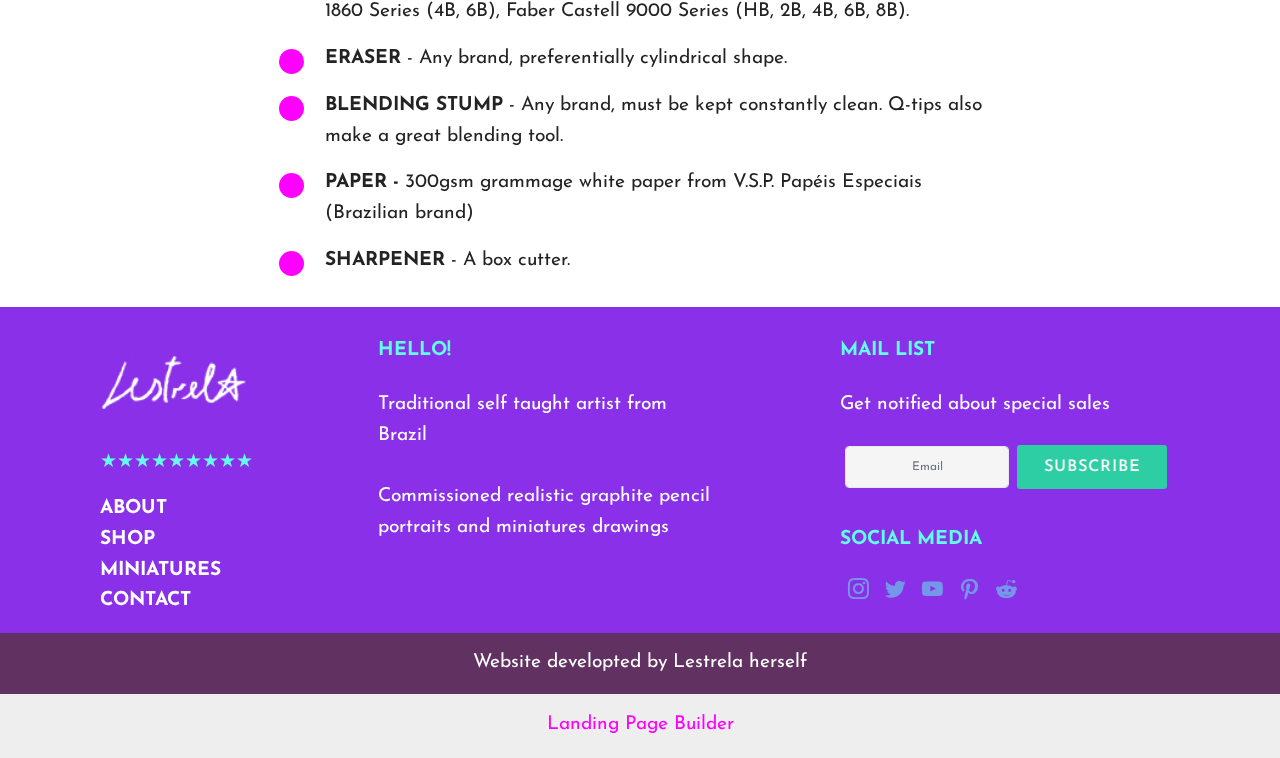
<file: about.html>
<!DOCTYPE html>
<html  >
<head>
  <!-- Site made with Mobirise Website Builder v5.9.8, https://mobirise.com -->
  <meta charset="UTF-8">
  <meta http-equiv="X-UA-Compatible" content="IE=edge">
  <meta name="generator" content="Mobirise v5.9.8, mobirise.com">
  <meta name="twitter:card" content="summary_large_image"/>
  <meta name="twitter:image:src" content="assets/images/about-meta.jpg">
  <meta property="og:image" content="assets/images/about-meta.jpg">
  <meta name="twitter:title" content="About">
  <meta name="viewport" content="width=device-width, initial-scale=1, minimum-scale=1">
  <link rel="shortcut icon" href="assets/images/assinatura-verso-1-121x79.png" type="image/x-icon">
  <meta name="description" content="Website Generator Description">
  
  
  <title>About</title>
  <link rel="stylesheet" href="assets/web/assets/mobirise-icons-bold/mobirise-icons-bold.css">
  <link rel="stylesheet" href="assets/web/assets/mobirise-icons/mobirise-icons.css">
  <link rel="stylesheet" href="assets/bootstrap/css/bootstrap.min.css">
  <link rel="stylesheet" href="assets/bootstrap/css/bootstrap-grid.min.css">
  <link rel="stylesheet" href="assets/bootstrap/css/bootstrap-reboot.min.css">
  <link rel="stylesheet" href="assets/tether/tether.min.css">
  <link rel="stylesheet" href="assets/dropdown/css/style.css">
  <link rel="stylesheet" href="assets/socicon/css/styles.css">
  <link rel="stylesheet" href="assets/theme/css/style.css">
  <link rel="preload" href="https://fonts.googleapis.com/css?family=Playfair+Display:400,500,600,700,800,900,400i,500i,600i,700i,800i,900i&display=swap" as="style" onload="this.onload=null;this.rel='stylesheet'">
  <noscript><link rel="stylesheet" href="https://fonts.googleapis.com/css?family=Playfair+Display:400,500,600,700,800,900,400i,500i,600i,700i,800i,900i&display=swap"></noscript>
  <link rel="preload" href="https://fonts.googleapis.com/css?family=Josefin+Sans:100,200,300,400,500,600,700,100i,200i,300i,400i,500i,600i,700i&display=swap" as="style" onload="this.onload=null;this.rel='stylesheet'">
  <noscript><link rel="stylesheet" href="https://fonts.googleapis.com/css?family=Josefin+Sans:100,200,300,400,500,600,700,100i,200i,300i,400i,500i,600i,700i&display=swap"></noscript>
  <link rel="preload" as="style" href="assets/mobirise/css/mbr-additional.css"><link rel="stylesheet" href="assets/mobirise/css/mbr-additional.css" type="text/css">

  
  
  
</head>
<body>
  
  <section class="menu cid-s8slxVodz6" once="menu" id="menu2-a">

    

    <nav class="navbar navbar-expand beta-menu navbar-dropdown align-items-center navbar-fixed-top navbar-toggleable-sm bg-color transparent">
        <button class="navbar-toggler navbar-toggler-right" type="button" data-toggle="collapse" data-target="#navbarSupportedContent" aria-controls="navbarSupportedContent" aria-expanded="false" aria-label="Toggle navigation">
            <div class="hamburger">
                <span></span>
                <span></span>
                <span></span>
                <span></span>
            </div>
        </button>
        <div class="menu-logo">
            <div class="navbar-brand">
                <span class="navbar-logo">
                    <a href="index.html">
                        <img src="assets/images/assinatura-verso-1-121x79.png" alt="Lestrela art" style="height: 6.8rem;">
                    </a>
                </span>
                
            </div>
        </div>
        <div class="collapse navbar-collapse" id="navbarSupportedContent">
            <ul class="navbar-nav nav-dropdown" data-app-modern-menu="true"><li class="nav-item"><a class="nav-link link text-white text-primary display-4" href="about.html"><span class="mbrib-preview mbr-iconfont mbr-iconfont-btn"></span>ABOUT</a></li><li class="nav-item">
                    <a class="nav-link link text-white text-primary display-4" href="index.html#image4-23"><span class="mbrib-search mbr-iconfont mbr-iconfont-btn"></span>MINIATURES</a>
                </li><li class="nav-item"><a class="nav-link link text-white text-primary display-4" href="index.html#form1-2w"><span class="mbrib-help mbr-iconfont mbr-iconfont-btn"></span>CONTACT</a></li><li class="nav-item">
                    <a class="nav-link link text-white display-4" href="https://mobiri.se"><br><br></a>
                </li></ul>
            <div class="navbar-buttons mbr-section-btn"><a class="btn btn-sm btn-danger display-4" href="index.html#content12-28"><span class="mbrib-shopping-cart mbr-iconfont mbr-iconfont-btn"></span>
                    
                    SHOP</a></div>
        </div>
    </nav>
</section>

<section class="cid-s8wNZveLjw mbr-fullscreen mbr-parallax-background" id="header2-s">

    

    <div class="mbr-overlay" style="opacity: 0; background-color: rgb(35, 35, 35);"></div>

    <div class="container align-center">
        <div class="row justify-content-md-center">
            <div class="mbr-white col-md-10">
                <h1 class="mbr-section-title mbr-bold pb-3 mbr-fonts-style display-1">HELLO, I AM LESTRELA</h1>
                
                
                
            </div>
        </div>
    </div>
    <div class="mbr-arrow hidden-sm-down" aria-hidden="true">
        <a href="#next">
            <i class="mbri-down mbr-iconfont"></i>
        </a>
    </div>
</section>

<section class="mbr-section article content1 cid-s8ybL21eSY" id="content1-x">
    
     

    <div class="container">
        <div class="media-container-row">
            <div class="mbr-text col-12 mbr-fonts-style display-7 col-md-8"><p>The year was 2014, I picked a pencil not with the purpose of doing math related to airplanes, fuel consumption versus air pressure or how does the Earth's curvature affects air travel at my Bachelor's in Aviation Science course, but to find out what could I draw.</p><p>Around the same time I became disabled with ME/CFS and Fibromyalgia. At least 3 years with these diseases were spent in my bedroom, bed bound. Drawing was one of the few things I could do.</p><p>I've been improving ever since and out of frustration of how much time an A4 piece took me (sometimes more than 20 hours) and how difficult it is when you suffer from chronic pain, I decided to make miniatures. Then found out there's entire communities of dedicated miniaturists all over the internet.</p><p>I also work with bigger drawings, colored pencils and dry pastels, just not offering commissions for them at the moment.</p><p>Currently learning digital, and plan to learn acrylic and oil paint.</p></div>
        </div>
    </div>
</section>

<section class="mbr-section content4 cid-s8T3BpPAUS" id="content4-2g">

    

    <div class="container">
        <div class="media-container-row">
            <div class="title col-12 col-md-8">
                <h2 class="align-center pb-3 mbr-fonts-style display-1">
                    MATERIALS</h2>
                
                
            </div>
        </div>
    </div>
</section>

<section class="mbr-section article content12 cid-s8T3yZ8BxJ" id="content12-2f">
     

    <div class="container">
        <div class="media-container-row">
            <div class="mbr-text counter-container col-12 col-md-8 mbr-fonts-style display-7">
                <ul>
                    <li><strong>GRAPHITE PENCILS</strong>&nbsp;- Koh-I-Noor 1500 Series (2B, 4B, 6B, 8B), Koh-I-Noor 1860 Series (4B, 6B), Faber Castell 9000 Series (HB, 2B, 4B, 6B, 8B).</li>
                    <li><strong>ERASER</strong> - Any brand, preferentially cylindrical shape.</li><li><strong>BLENDING STUMP</strong> - Any brand, must be kept constantly clean. Q-tips also make a great blending tool.</li><li><strong>PAPER -</strong> 300gsm grammage white paper from V.S.P. Papéis Especiais (Brazilian brand)</li>
                    <li><strong>SHARPENER</strong> - A box cutter.</li>
                </ul>
            </div>
        </div>
    </div>
</section>

<section class="footer4 cid-s8SpaaGO4k" id="footer4-2e">

    

    

    <div class="container">
        <div class="media-container-row content mbr-white">
            <div class="col-md-3 col-sm-4">
                <div class="mb-3 img-logo">
                    <a href="#top">
                        <img src="assets/images/assinatura-verso-1-121x79.png" alt="Lestrela">
                    </a>
                </div>
                <p class="mb-3 mbr-fonts-style foot-title display-7">★★★★★★★★★</p>
                <p class="mbr-text mbr-fonts-style mbr-links-column display-7"><a href="about.html" class="text-white text-primary"><strong>ABOUT</strong></a>&nbsp;<br><a href="index.html#pricing-tables3-29" class="text-white text-primary"><strong>SHOP</strong></a><strong><br></strong><a href="index.html" class="text-white text-primary"><strong>MINIATURES</strong></a><br><a href="contact.html" class="text-white text-primary" target="_blank"><strong>CONTACT</strong></a><br></p>
            </div>
            <div class="col-md-4 col-sm-8">
                <p class="mb-4 foot-title mbr-fonts-style display-7"><strong>
                    HELLO!</strong></p>
                <p class="mbr-text mbr-fonts-style foot-text display-7">Traditional self taught artist from Brazil<br><br>Commissioned realistic graphite pencil portraits and miniatures drawings&nbsp; &nbsp; &nbsp; &nbsp; &nbsp;<br><br></p>
            </div>
            <div class="col-md-4 offset-md-1 col-sm-12">
                <p class="mb-4 foot-title mbr-fonts-style display-7"><strong>
                    MAIL LIST</strong></p>
                <p class="mbr-text mbr-fonts-style form-text display-7">Get notified about special sales</p>
                <div class="media-container-column" data-form-type="formoid">
                    <!---Formbuilder Form--->
                    <form action="https://mobirise.eu/" method="POST" class="mbr-form form-with-styler" data-form-title="Mobirise Form"><input type="hidden" name="email" data-form-email="true" value="6A7qw3hCL/XyMcmH4zprXKq9IxMEGXRXvgkSL69kzUM2JOITNS33e3OyrvLtONpQrdivqBWwPymSnVaFRxMHTi8rVYeK8bcJ4xHmG+vLSucbzP0Yf67H/I16tyXniY29">
                        <div class="row form-inline justify-content-center">
                            <div hidden="hidden" data-form-alert="" class="alert alert-success col-12">Thanks for filling out the form!</div>
                            <div hidden="hidden" data-form-alert-danger="" class="alert alert-danger col-12">
                                                    </div>
                        </div>
                        <div class="dragArea row form-inline justify-content-center">
                            <div class="col-auto  form-group " data-for="email">
                                <input type="email" name="email" placeholder="Email" data-form-field="Email" required="required" class="form-control input-sm input-inverse my-2 display-7" id="email-footer4-2e">
                            </div>
                            <div class="col-auto input-group-btn m-2"><button type="submit" class="btn m-0 btn-danger display-4">SUBSCRIBE</button></div>
                        </div>
                    </form><!---Formbuilder Form--->
                </div>
                <p class="mb-4 mbr-fonts-style foot-title display-7"><br><strong>SOCIAL MEDIA</strong></p>
                <div class="social-list pl-0 mb-0">
                        <div class="soc-item">
                            <a href="https://instagram.com/lestrela.art" target="_blank">
                                <span class="mbr-iconfont mbr-iconfont-social socicon-instagram socicon" style="color: rgb(96, 253, 234); fill: rgb(96, 253, 234);"></span>
                            </a>
                        </div>
                        <div class="soc-item">
                            <a href="https://www.twitter.com/LestrelaArt" target="_blank">
                                <span class="mbr-iconfont mbr-iconfont-social socicon-twitter socicon" style="color: rgb(96, 253, 234); fill: rgb(96, 253, 234);"></span>
                            </a>
                        </div>
                        <div class="soc-item">
                            <a href="https://www.youtube.com/channel/UCR2v1M-nvag7_6_XummSL0Q" target="_blank">
                                <span class="mbr-iconfont mbr-iconfont-social socicon-youtube socicon" style="color: rgb(96, 253, 234); fill: rgb(96, 253, 234);"></span>
                            </a>
                        </div>
                        <div class="soc-item">
                            <a href="https://pinterest.com/LestrelaArt/" target="_blank">
                                <span class="mbr-iconfont mbr-iconfont-social socicon-pinterest socicon" style="color: rgb(96, 253, 234); fill: rgb(96, 253, 234);"></span>
                            </a>
                        </div>
                        <div class="soc-item">
                            <a href="https://www.reddit.com/user/Lestrela" target="_blank">
                                <span class="mbr-iconfont mbr-iconfont-social socicon-reddit socicon" style="color: rgb(96, 253, 234); fill: rgb(96, 253, 234);"></span>
                            </a>
                        </div>
                        
                </div>
            </div>
        </div>
        
    </div>
</section>

<section once="footers" class="cid-s8sadji23t" id="footer6-b">

    

    

    <div class="container">
        <div class="media-container-row align-center mbr-white">
            <div class="col-12">
                <p class="mbr-text mb-0 mbr-fonts-style display-7">
                    Website developted by <a href="mailto:lestrelart@gmail.com" class="text-white">Lestrela</a>&nbsp;herself</p>
            </div>
        </div>
    </div>
</section><section class="display-7" style="padding: 0;align-items: center;justify-content: center;flex-wrap: wrap;    align-content: center;display: flex;position: relative;height: 4rem;"><a href="https://mobiri.se/258099" style="flex: 1 1;height: 4rem;position: absolute;width: 100%;z-index: 1;"><img alt="" style="height: 4rem;" src="[data-uri]"></a><p style="margin: 0;text-align: center;" class="display-7">&#8204;</p><a style="z-index:1" href="https://mobirise.com/builder/landing-page-builder.html">Landing Page Builder</a></section><script src="assets/popper/popper.min.js"></script>  <script src="assets/web/assets/jquery/jquery.min.js"></script>  <script src="assets/bootstrap/js/bootstrap.min.js"></script>  <script src="assets/tether/tether.min.js"></script>  <script src="assets/smoothscroll/smooth-scroll.js"></script>  <script src="assets/dropdown/js/nav-dropdown.js"></script>  <script src="assets/dropdown/js/navbar-dropdown.js"></script>  <script src="assets/touchswipe/jquery.touch-swipe.min.js"></script>  <script src="assets/parallax/jarallax.min.js"></script>  <script src="assets/theme/js/script.js"></script>  <script src="assets/formoid/formoid.min.js"></script>  
  
  
 <div id="scrollToTop" class="scrollToTop mbr-arrow-up"><a style="text-align: center;"><i class="mbr-arrow-up-icon mbr-arrow-up-icon-cm cm-icon cm-icon-smallarrow-up"></i></a></div>
  </body>
</html>
</file>
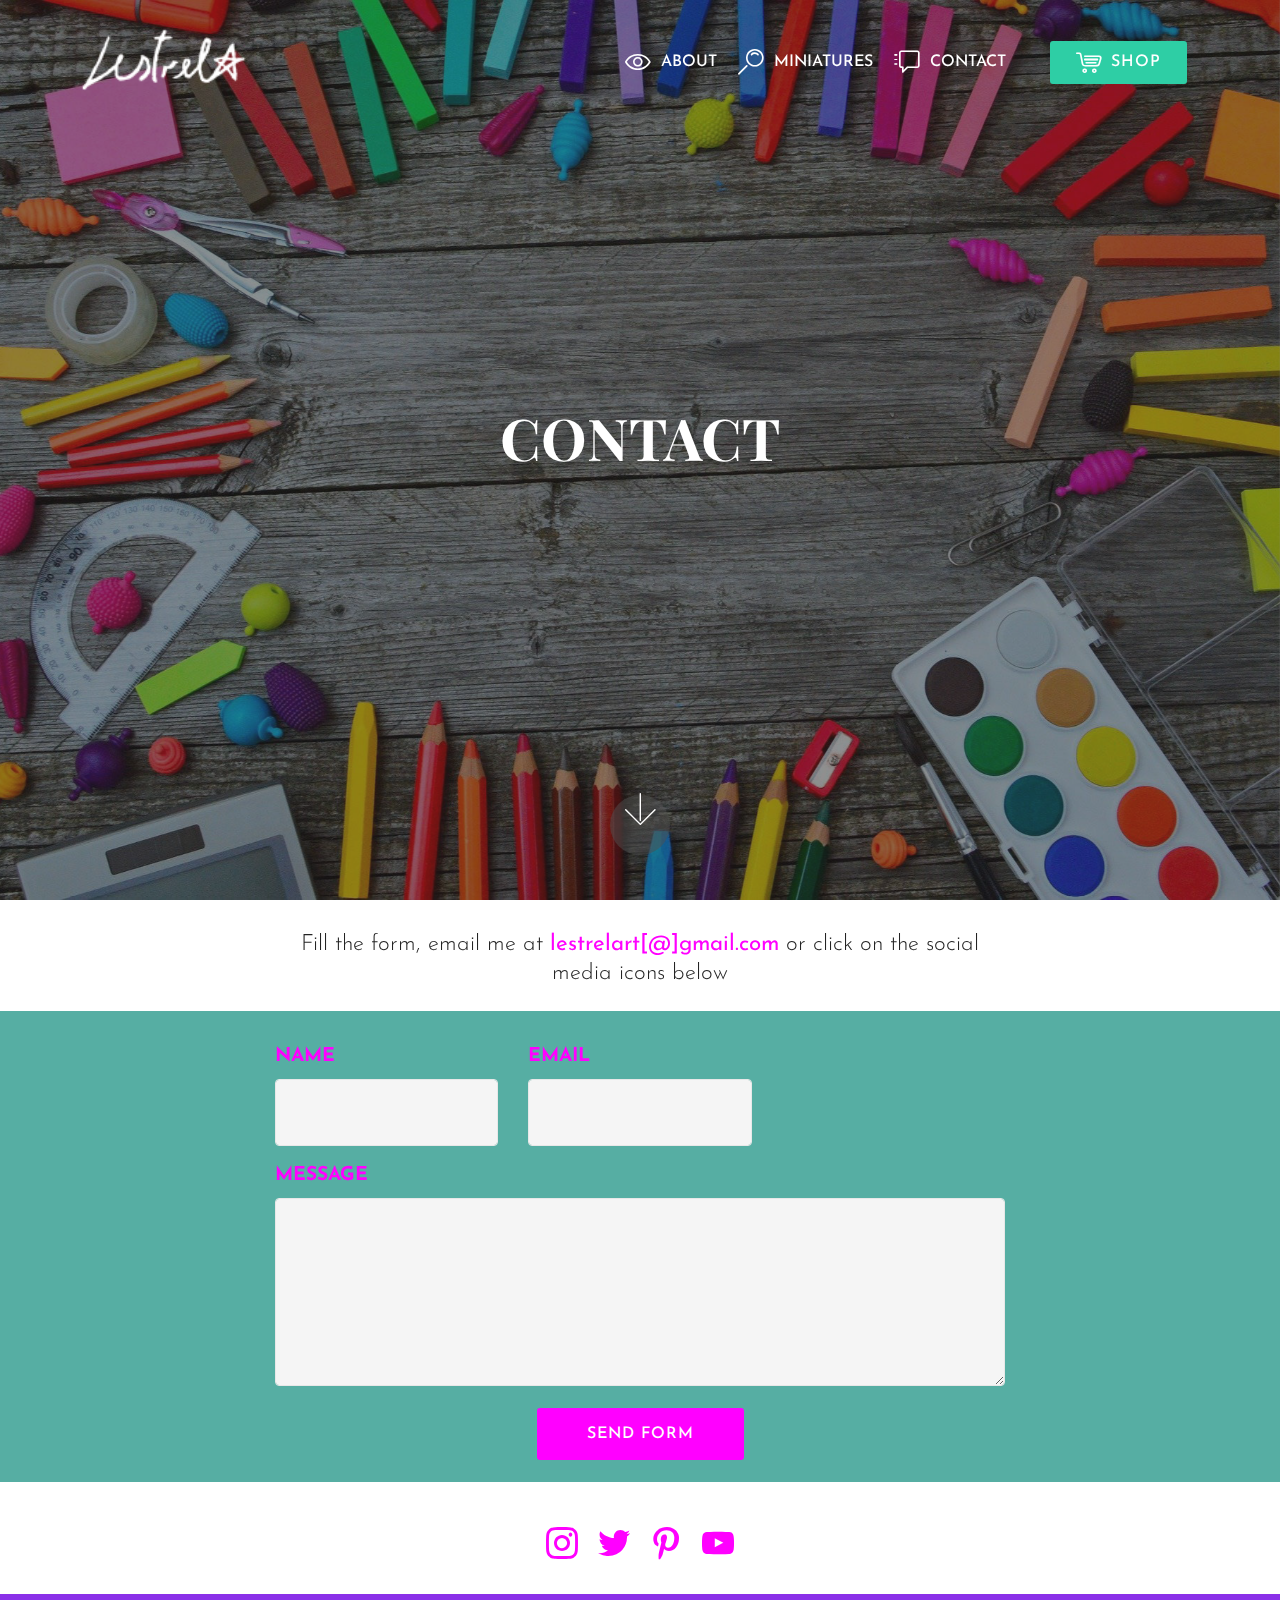
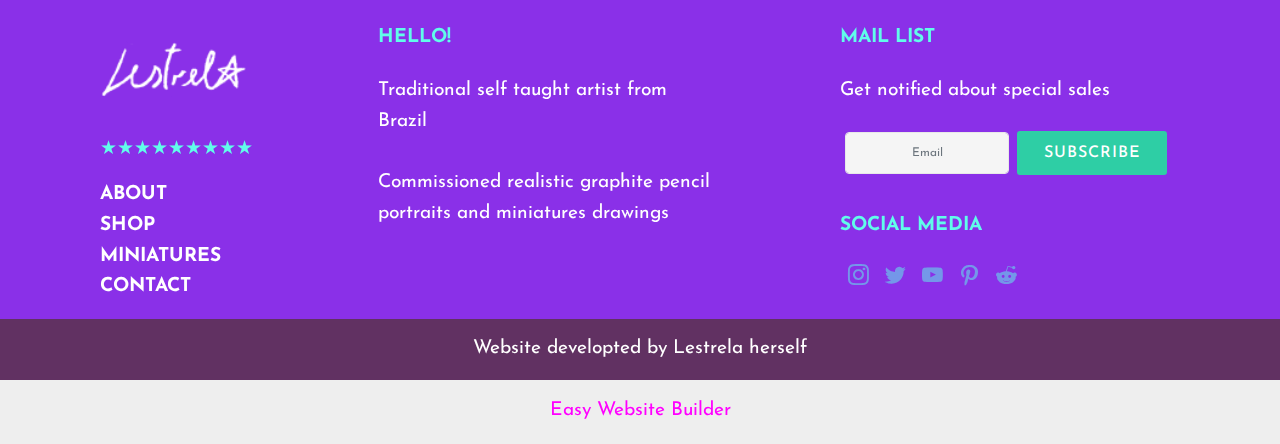
<file: contact.html>
<!DOCTYPE html>
<html  >
<head>
  <!-- Site made with Mobirise Website Builder v5.9.8, https://mobirise.com -->
  <meta charset="UTF-8">
  <meta http-equiv="X-UA-Compatible" content="IE=edge">
  <meta name="generator" content="Mobirise v5.9.8, mobirise.com">
  <meta name="viewport" content="width=device-width, initial-scale=1, minimum-scale=1">
  <link rel="shortcut icon" href="assets/images/assinatura-verso-1-121x79.png" type="image/x-icon">
  <meta name="description" content="Site Generator Description">
  
  
  <title>Contact</title>
  <link rel="stylesheet" href="assets/web/assets/mobirise-icons-bold/mobirise-icons-bold.css">
  <link rel="stylesheet" href="assets/web/assets/mobirise-icons/mobirise-icons.css">
  <link rel="stylesheet" href="assets/bootstrap/css/bootstrap.min.css">
  <link rel="stylesheet" href="assets/bootstrap/css/bootstrap-grid.min.css">
  <link rel="stylesheet" href="assets/bootstrap/css/bootstrap-reboot.min.css">
  <link rel="stylesheet" href="assets/tether/tether.min.css">
  <link rel="stylesheet" href="assets/dropdown/css/style.css">
  <link rel="stylesheet" href="assets/socicon/css/styles.css">
  <link rel="stylesheet" href="assets/theme/css/style.css">
  <link rel="preload" href="https://fonts.googleapis.com/css?family=Playfair+Display:400,500,600,700,800,900,400i,500i,600i,700i,800i,900i&display=swap" as="style" onload="this.onload=null;this.rel='stylesheet'">
  <noscript><link rel="stylesheet" href="https://fonts.googleapis.com/css?family=Playfair+Display:400,500,600,700,800,900,400i,500i,600i,700i,800i,900i&display=swap"></noscript>
  <link rel="preload" href="https://fonts.googleapis.com/css?family=Josefin+Sans:100,200,300,400,500,600,700,100i,200i,300i,400i,500i,600i,700i&display=swap" as="style" onload="this.onload=null;this.rel='stylesheet'">
  <noscript><link rel="stylesheet" href="https://fonts.googleapis.com/css?family=Josefin+Sans:100,200,300,400,500,600,700,100i,200i,300i,400i,500i,600i,700i&display=swap"></noscript>
  <link rel="preload" as="style" href="assets/mobirise/css/mbr-additional.css"><link rel="stylesheet" href="assets/mobirise/css/mbr-additional.css" type="text/css">

  
  
  
</head>
<body>
  
  <section class="menu cid-s8slxVodz6" once="menu" id="menu2-1t">

    

    <nav class="navbar navbar-expand beta-menu navbar-dropdown align-items-center navbar-fixed-top navbar-toggleable-sm bg-color transparent">
        <button class="navbar-toggler navbar-toggler-right" type="button" data-toggle="collapse" data-target="#navbarSupportedContent" aria-controls="navbarSupportedContent" aria-expanded="false" aria-label="Toggle navigation">
            <div class="hamburger">
                <span></span>
                <span></span>
                <span></span>
                <span></span>
            </div>
        </button>
        <div class="menu-logo">
            <div class="navbar-brand">
                <span class="navbar-logo">
                    <a href="index.html">
                        <img src="assets/images/assinatura-verso-1-121x79.png" alt="Lestrela art" style="height: 6.8rem;">
                    </a>
                </span>
                
            </div>
        </div>
        <div class="collapse navbar-collapse" id="navbarSupportedContent">
            <ul class="navbar-nav nav-dropdown" data-app-modern-menu="true"><li class="nav-item"><a class="nav-link link text-white text-primary display-4" href="about.html"><span class="mbrib-preview mbr-iconfont mbr-iconfont-btn"></span>ABOUT</a></li><li class="nav-item">
                    <a class="nav-link link text-white text-primary display-4" href="index.html#image4-23"><span class="mbrib-search mbr-iconfont mbr-iconfont-btn"></span>MINIATURES</a>
                </li><li class="nav-item"><a class="nav-link link text-white text-primary display-4" href="index.html#form1-2w"><span class="mbrib-help mbr-iconfont mbr-iconfont-btn"></span>CONTACT</a></li><li class="nav-item">
                    <a class="nav-link link text-white display-4" href="https://mobiri.se"><br><br></a>
                </li></ul>
            <div class="navbar-buttons mbr-section-btn"><a class="btn btn-sm btn-danger display-4" href="index.html#content12-28"><span class="mbrib-shopping-cart mbr-iconfont mbr-iconfont-btn"></span>
                    
                    SHOP</a></div>
        </div>
    </nav>
</section>

<section class="cid-s8MxjODVtL mbr-fullscreen mbr-parallax-background" id="header2-20">

    

    <div class="mbr-overlay" style="opacity: 0.5; background-color: rgb(35, 35, 35);"></div>

    <div class="container align-center">
        <div class="row justify-content-md-center">
            <div class="mbr-white col-md-10">
                <h1 class="mbr-section-title mbr-bold pb-3 mbr-fonts-style display-1">CONTACT</h1>
                
                
                
            </div>
        </div>
    </div>
    <div class="mbr-arrow hidden-sm-down" aria-hidden="true">
        <a href="#next">
            <i class="mbri-down mbr-iconfont"></i>
        </a>
    </div>
</section>

<section class="mbr-section content4 cid-s8MdChw0Bh" id="content4-1v">

    

    <div class="container">
        <div class="media-container-row">
            <div class="title col-12 col-md-8">
                
                <h3 class="mbr-section-subtitle align-center mbr-light mbr-fonts-style display-5">Fill the form, email me at <a href="mailto:lestrelart@gmail.com" class="text-primary" style="">lestrelart[@]gmail.com</a> or click on the social media icons below</h3>
                
            </div>
        </div>
    </div>
</section>

<section class="mbr-section form1 cid-s8MdDsjJTj" id="form1-1w">

    

    
    <div class="container">
        <div class="row justify-content-center">
            <div class="title col-12 col-lg-8">
                
                
            </div>
        </div>
    </div>
    <div class="container">
        <div class="row justify-content-center">
            <div class="media-container-column col-lg-8" data-form-type="formoid">
                <!---Formbuilder Form--->
                <form action="https://mobirise.eu/" method="POST" class="mbr-form form-with-styler" data-form-title="Mobirise Form"><input type="hidden" name="email" data-form-email="true" value="PCQPNUM/lgjLPGBpBT1Hgowvy6kbEOv8ZH9PeNcHK61AXPUwKFrDlxGjYgKzG952ZxSzyIXZqDTGSijkTaaGfxlvPrA2RxZJaobsV3ooLzM2KVi5hoXFO9VhUF6kafIu">
                    <div class="row">
                        <div hidden="hidden" data-form-alert="" class="alert alert-success col-12">Thanks for filling out the form!</div>
                        <div hidden="hidden" data-form-alert-danger="" class="alert alert-danger col-12">
                        </div>
                    </div>
                    <div class="dragArea row">
                        <div class="col-md-4  form-group" data-for="name">
                            <label for="name-form1-1w" class="form-control-label mbr-fonts-style display-7"><strong>NAME</strong></label>
                            <input type="text" name="name" data-form-field="Name" required="required" class="form-control display-7" id="name-form1-1w">
                        </div>
                        <div class="col-md-4  form-group" data-for="email">
                            <label for="email-form1-1w" class="form-control-label mbr-fonts-style display-7"><strong>EMAIL</strong></label>
                            <input type="email" name="email" data-form-field="Email" required="required" class="form-control display-7" id="email-form1-1w">
                        </div>
                        
                        <div data-for="message" class="col-md-12 form-group">
                            <label for="message-form1-1w" class="form-control-label mbr-fonts-style display-7"><strong>MESSAGE</strong></label>
                            <textarea name="message" data-form-field="Message" class="form-control display-7" id="message-form1-1w"></textarea>
                        </div>
                        <div class="col-md-12 input-group-btn align-center">
                            <button type="submit" class="btn btn-primary btn-form display-4">SEND FORM</button>
                        </div>
                    </div>
                </form><!---Formbuilder Form--->
            </div>
        </div>
    </div>
</section>

<section class="cid-s8MdE4cmbz" id="social-buttons2-1x">

    

    

    <div class="container">
        <div class="media-container-row">
            <div class="col-md-8 align-center">
                
                <div class="social-list pl-0 mb-0">
                    <a href="https://instagram.com/lestrela.art" target="_blank">
                        <span class="px-2 mbr-iconfont mbr-iconfont-social socicon-instagram socicon" style="color: rgb(255, 0, 255); fill: rgb(255, 0, 255);"></span>
                    </a>
                    <a href="https://www.twitter.com/L3str3l4" target="_blank">
                        <span class="px-2 mbr-iconfont mbr-iconfont-social socicon-twitter socicon" style="color: rgb(255, 0, 255); fill: rgb(255, 0, 255);"></span>
                    </a>
                    <a href="https://pinterest.com/LestrelaArt" target="_blank">
                        <span class="px-2 mbr-iconfont mbr-iconfont-social socicon-pinterest socicon" style="color: rgb(255, 0, 255); fill: rgb(255, 0, 255);"></span>
                    </a>
                    <a href="https://www.youtube.com/@Lestrela " target="_blank">
                        <span class="px-2 mbr-iconfont mbr-iconfont-social socicon-youtube socicon" style="color: rgb(255, 0, 255); fill: rgb(255, 0, 255);"></span>
                    </a>
                    <a href="https://www.behance.net/Mobirise" target="_blank">
                        
                    </a>
                </div>
            </div>
        </div>
    </div>
</section>

<section class="footer4 cid-s8SoMaBW7h" id="footer4-2d">

    

    

    <div class="container">
        <div class="media-container-row content mbr-white">
            <div class="col-md-3 col-sm-4">
                <div class="mb-3 img-logo">
                    <a href="#top">
                        <img src="assets/images/assinatura-verso-1-121x79.png" alt="Lestrela">
                    </a>
                </div>
                <p class="mb-3 mbr-fonts-style foot-title display-7">★★★★★★★★★</p>
                <p class="mbr-text mbr-fonts-style mbr-links-column display-7"><a href="about.html" class="text-white text-primary"><strong>ABOUT</strong></a>&nbsp;<br><a href="index.html#pricing-tables3-29" class="text-white text-primary"><strong>SHOP</strong></a><strong><br></strong><a href="index.html" class="text-white text-primary"><strong>MINIATURES</strong></a><br><a href="contact.html" class="text-white text-primary" target="_blank"><strong>CONTACT</strong></a><br></p>
            </div>
            <div class="col-md-4 col-sm-8">
                <p class="mb-4 foot-title mbr-fonts-style display-7"><strong>
                    HELLO!</strong></p>
                <p class="mbr-text mbr-fonts-style foot-text display-7">Traditional self taught artist from Brazil<br><br>Commissioned realistic graphite pencil portraits and miniatures drawings&nbsp; &nbsp; &nbsp; &nbsp; &nbsp;<br><br></p>
            </div>
            <div class="col-md-4 offset-md-1 col-sm-12">
                <p class="mb-4 foot-title mbr-fonts-style display-7"><strong>
                    MAIL LIST</strong></p>
                <p class="mbr-text mbr-fonts-style form-text display-7">Get notified about special sales</p>
                <div class="media-container-column" data-form-type="formoid">
                    <!---Formbuilder Form--->
                    <form action="https://mobirise.eu/" method="POST" class="mbr-form form-with-styler" data-form-title="Mobirise Form"><input type="hidden" name="email" data-form-email="true" value="7yc9VtAE0GKkf56ZVLYsF4jlRfeKG/DDoMUzHWdZU7dsLDx5VKrWgsSvABLqKJK6doDzHO8dakrgxIfqhvGmF+5ht8h1KySsCSWiHbLrByzGR6kKVOHD72SKU5t5BjQ4">
                        <div class="row form-inline justify-content-center">
                            <div hidden="hidden" data-form-alert="" class="alert alert-success col-12">Thanks for filling out the form!</div>
                            <div hidden="hidden" data-form-alert-danger="" class="alert alert-danger col-12">
                                                    </div>
                        </div>
                        <div class="dragArea row form-inline justify-content-center">
                            <div class="col-auto  form-group " data-for="email">
                                <input type="email" name="email" placeholder="Email" data-form-field="Email" required="required" class="form-control input-sm input-inverse my-2 display-7" id="email-footer4-2d">
                            </div>
                            <div class="col-auto input-group-btn m-2"><button type="submit" class="btn m-0 btn-danger display-4">SUBSCRIBE</button></div>
                        </div>
                    </form><!---Formbuilder Form--->
                </div>
                <p class="mb-4 mbr-fonts-style foot-title display-7"><br><strong>SOCIAL MEDIA</strong></p>
                <div class="social-list pl-0 mb-0">
                        <div class="soc-item">
                            <a href="https://instagram.com/lestrela.art" target="_blank">
                                <span class="mbr-iconfont mbr-iconfont-social socicon-instagram socicon" style="color: rgb(96, 253, 234); fill: rgb(96, 253, 234);"></span>
                            </a>
                        </div>
                        <div class="soc-item">
                            <a href="https://www.twitter.com/LestrelaArt" target="_blank">
                                <span class="mbr-iconfont mbr-iconfont-social socicon-twitter socicon" style="color: rgb(96, 253, 234); fill: rgb(96, 253, 234);"></span>
                            </a>
                        </div>
                        <div class="soc-item">
                            <a href="https://www.youtube.com/channel/UCR2v1M-nvag7_6_XummSL0Q" target="_blank">
                                <span class="mbr-iconfont mbr-iconfont-social socicon-youtube socicon" style="color: rgb(96, 253, 234); fill: rgb(96, 253, 234);"></span>
                            </a>
                        </div>
                        <div class="soc-item">
                            <a href="https://pinterest.com/LestrelaArt/" target="_blank">
                                <span class="mbr-iconfont mbr-iconfont-social socicon-pinterest socicon" style="color: rgb(96, 253, 234); fill: rgb(96, 253, 234);"></span>
                            </a>
                        </div>
                        <div class="soc-item">
                            <a href="https://www.reddit.com/user/Lestrela" target="_blank">
                                <span class="mbr-iconfont mbr-iconfont-social socicon-reddit socicon" style="color: rgb(96, 253, 234); fill: rgb(96, 253, 234);"></span>
                            </a>
                        </div>
                        
                </div>
            </div>
        </div>
        
    </div>
</section>

<section once="footers" class="cid-s8sadji23t" id="footer6-1u">

    

    

    <div class="container">
        <div class="media-container-row align-center mbr-white">
            <div class="col-12">
                <p class="mbr-text mb-0 mbr-fonts-style display-7">
                    Website developted by <a href="mailto:lestrelart@gmail.com" class="text-white">Lestrela</a>&nbsp;herself</p>
            </div>
        </div>
    </div>
</section><section class="display-7" style="padding: 0;align-items: center;justify-content: center;flex-wrap: wrap;    align-content: center;display: flex;position: relative;height: 4rem;"><a href="https://mobiri.se/258099" style="flex: 1 1;height: 4rem;position: absolute;width: 100%;z-index: 1;"><img alt="" style="height: 4rem;" src="[data-uri]"></a><p style="margin: 0;text-align: center;" class="display-7">&#8204;</p><a style="z-index:1" href="https://mobirise.com/builder/easiest-website-builder.html">Easy Website Builder</a></section><script src="assets/popper/popper.min.js"></script>  <script src="assets/web/assets/jquery/jquery.min.js"></script>  <script src="assets/bootstrap/js/bootstrap.min.js"></script>  <script src="assets/tether/tether.min.js"></script>  <script src="assets/smoothscroll/smooth-scroll.js"></script>  <script src="assets/dropdown/js/nav-dropdown.js"></script>  <script src="assets/dropdown/js/navbar-dropdown.js"></script>  <script src="assets/touchswipe/jquery.touch-swipe.min.js"></script>  <script src="assets/parallax/jarallax.min.js"></script>  <script src="assets/sociallikes/social-likes.js"></script>  <script src="assets/theme/js/script.js"></script>  <script src="assets/formoid/formoid.min.js"></script>  
  
  
 <div id="scrollToTop" class="scrollToTop mbr-arrow-up"><a style="text-align: center;"><i class="mbr-arrow-up-icon mbr-arrow-up-icon-cm cm-icon cm-icon-smallarrow-up"></i></a></div>
  </body>
</html>
</file>
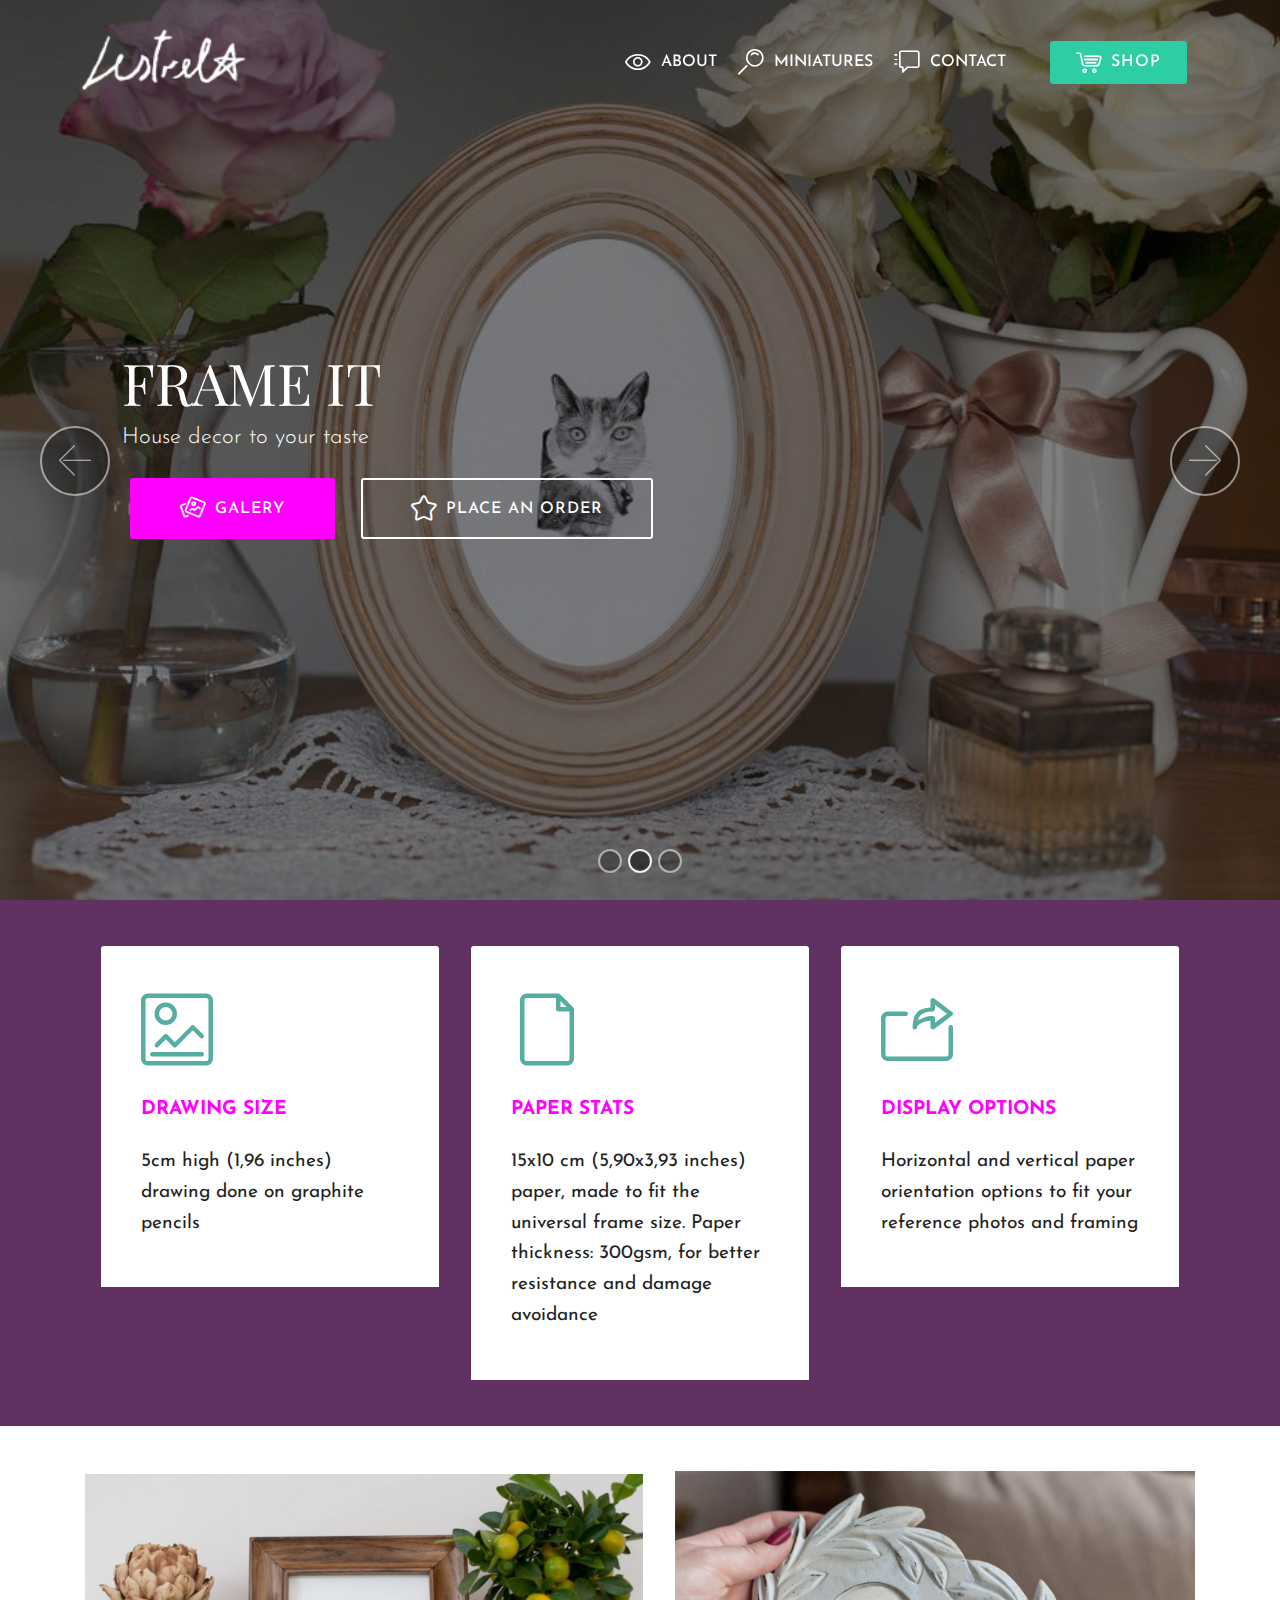
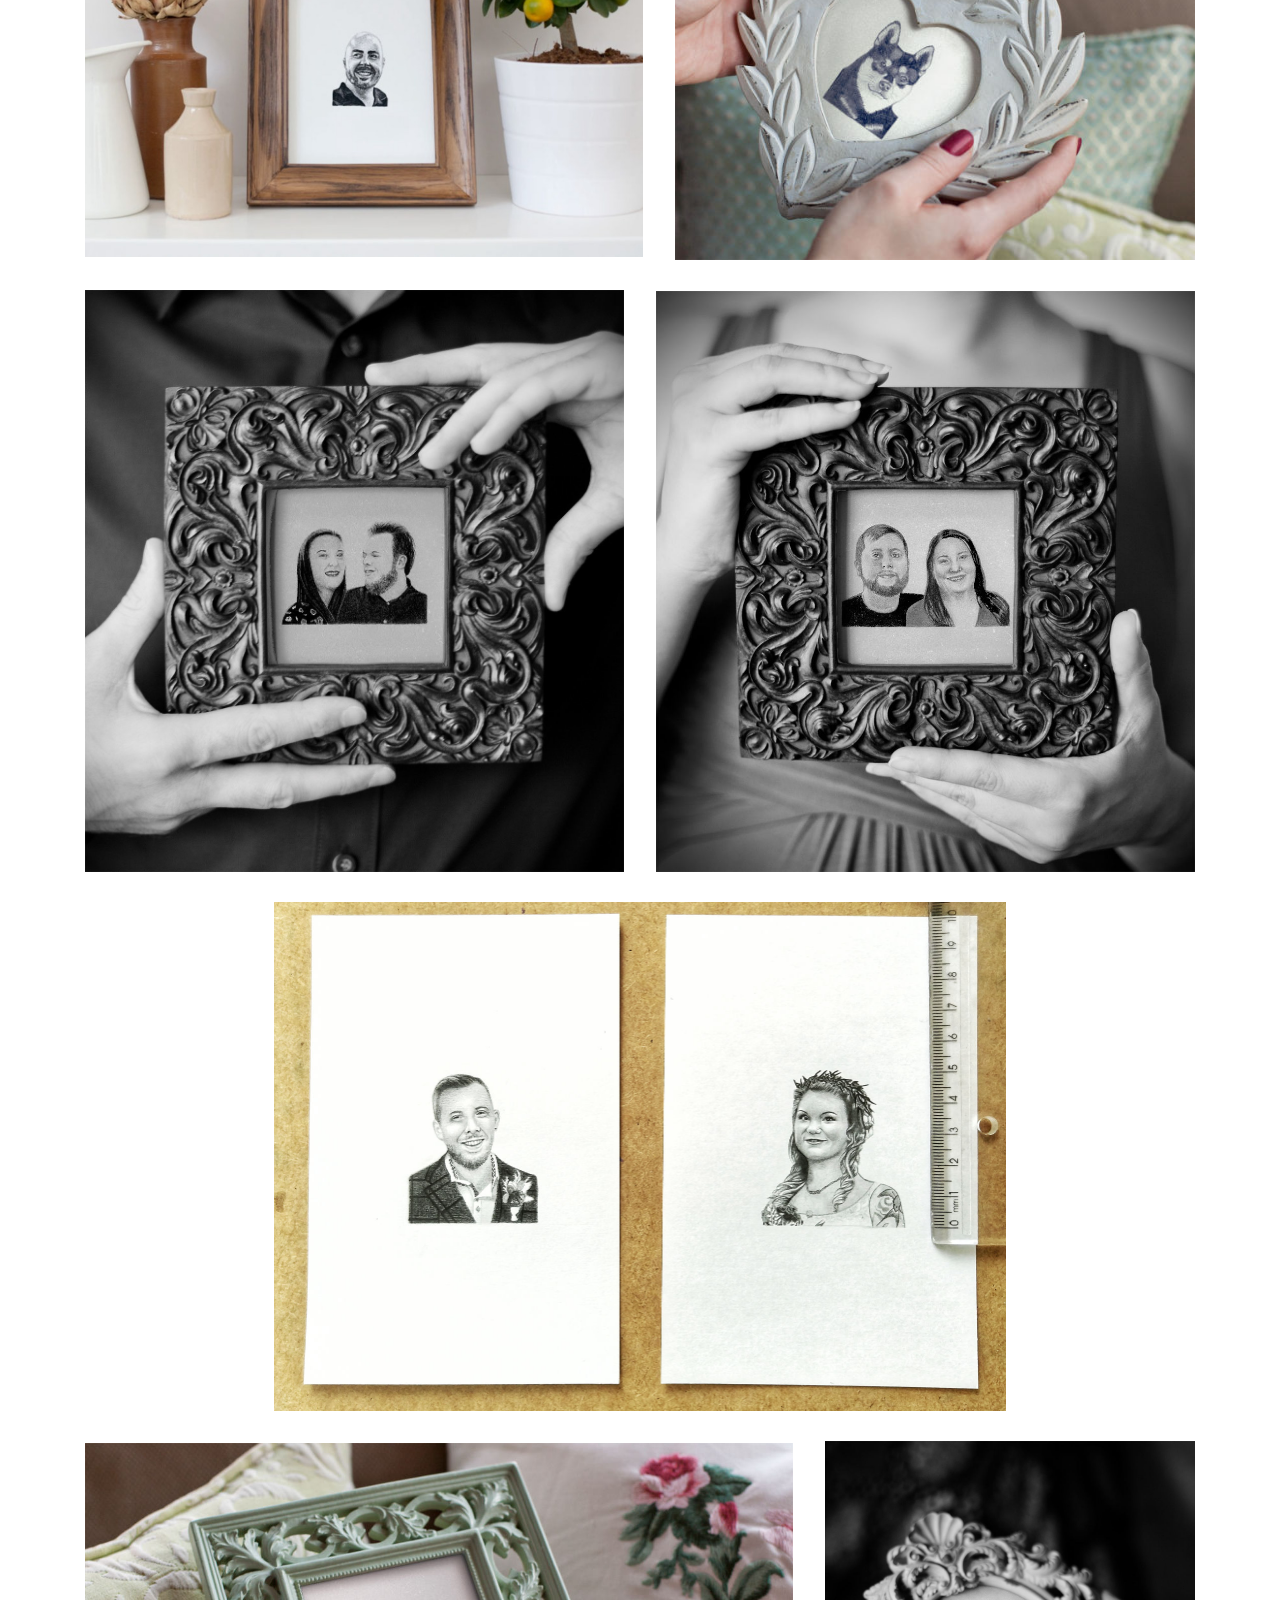
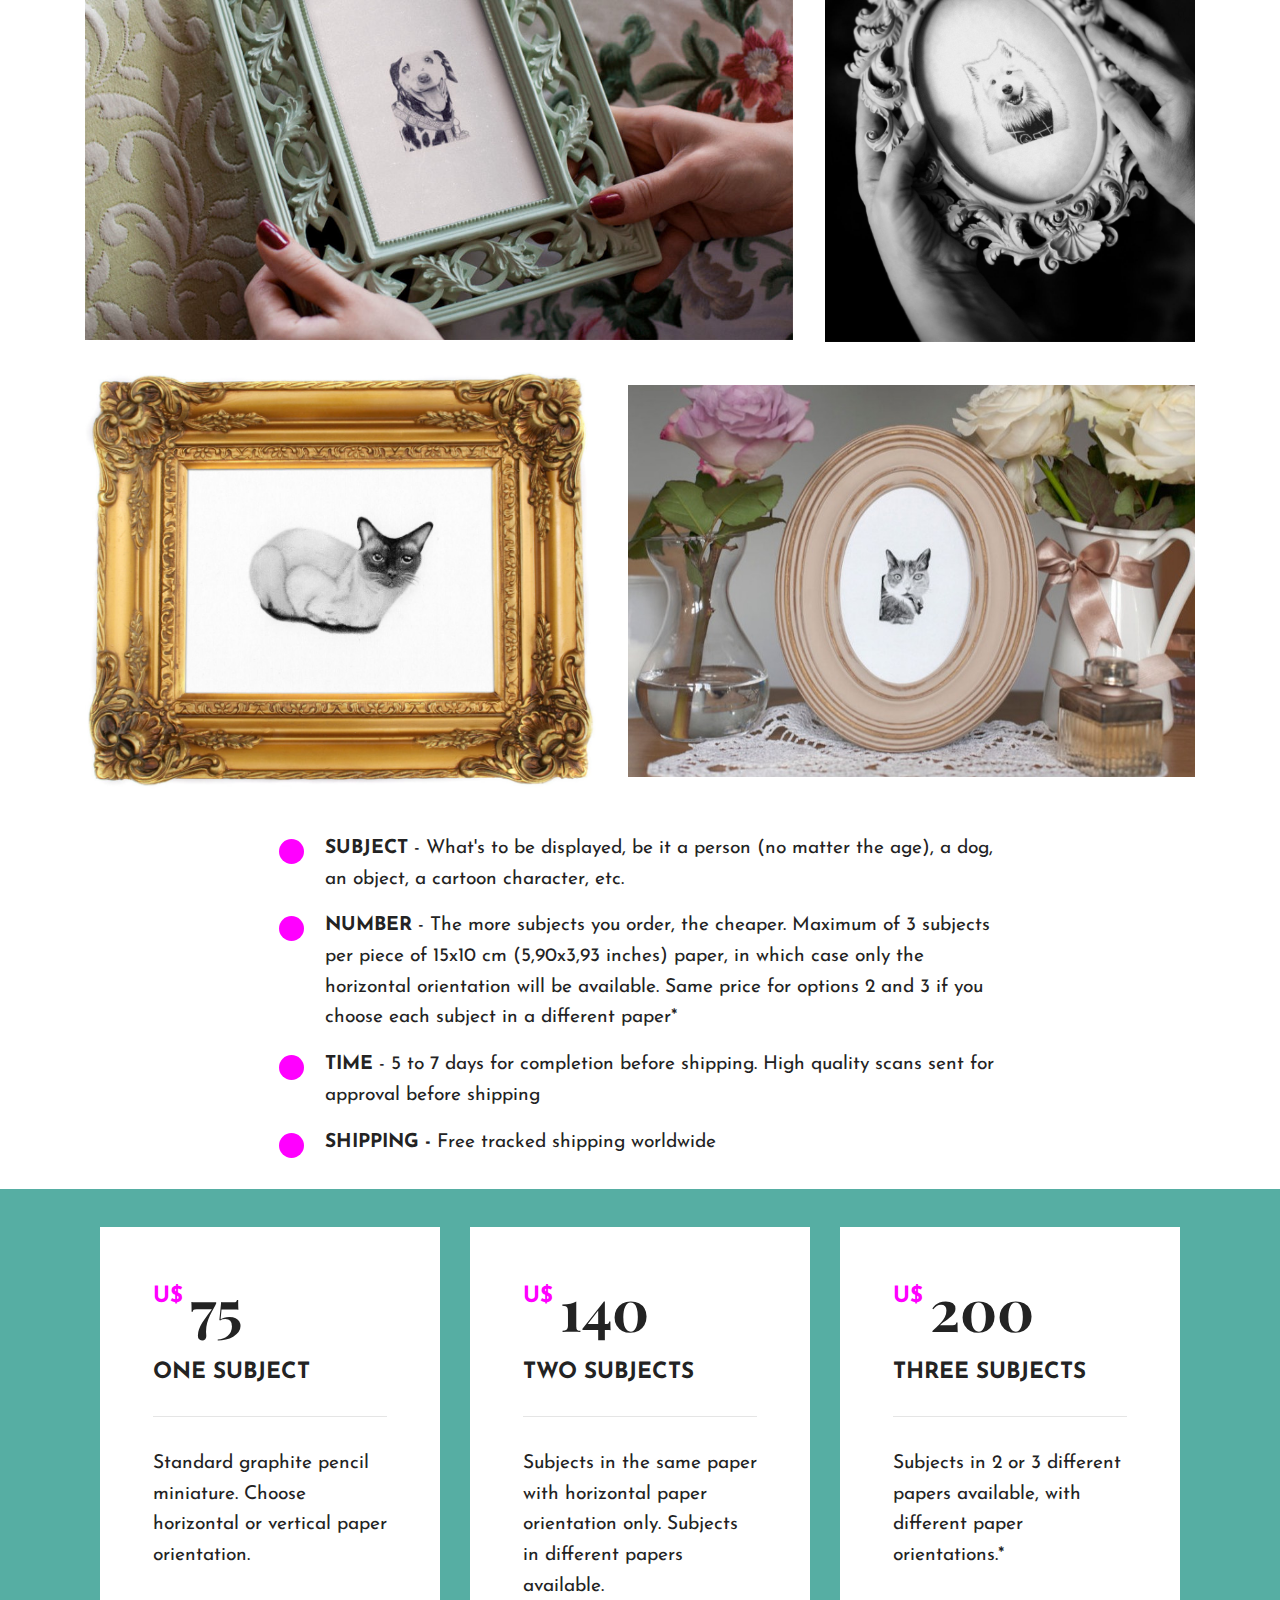
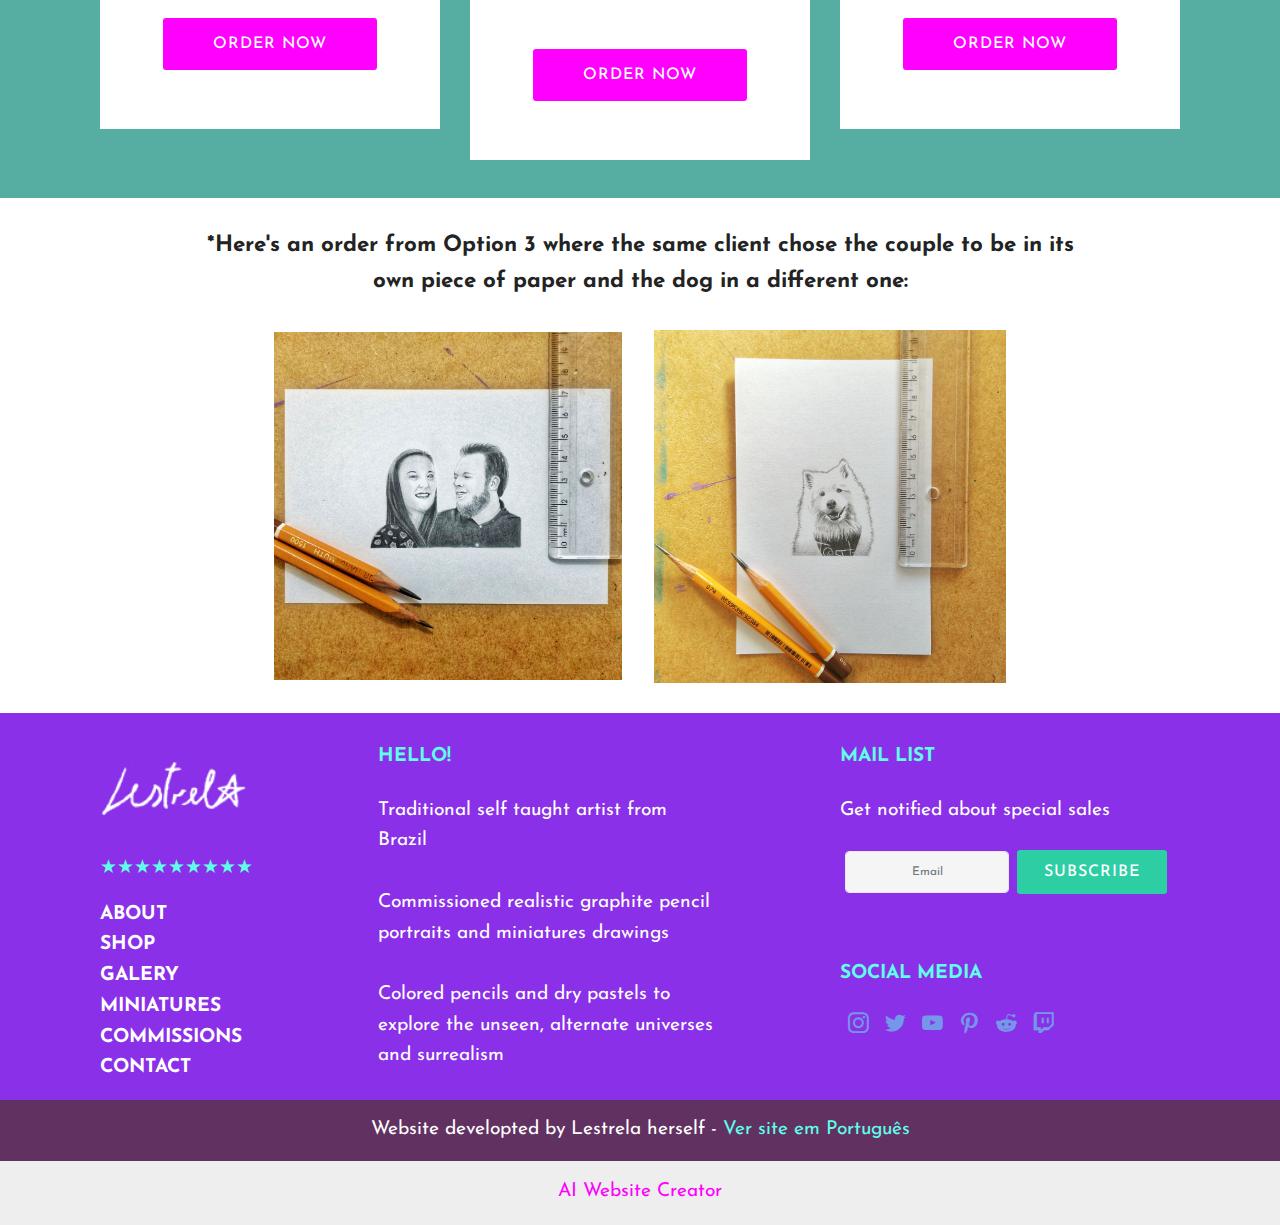
<file: miniatures.html>
<!DOCTYPE html>
<html  >
<head>
  <!-- Site made with Mobirise Website Builder v5.9.8, https://mobirise.com -->
  <meta charset="UTF-8">
  <meta http-equiv="X-UA-Compatible" content="IE=edge">
  <meta name="generator" content="Mobirise v5.9.8, mobirise.com">
  <meta name="twitter:card" content="summary_large_image"/>
  <meta name="twitter:image:src" content="assets/images/miniatures-meta.jpeg">
  <meta property="og:image" content="assets/images/miniatures-meta.jpeg">
  <meta name="twitter:title" content="Miniatures">
  <meta name="viewport" content="width=device-width, initial-scale=1, minimum-scale=1">
  <link rel="shortcut icon" href="assets/images/assinatura-verso-1-121x79.png" type="image/x-icon">
  <meta name="description" content="Portrait miniature graphite drawings ">
  
  
  <title>Miniatures</title>
  <link rel="stylesheet" href="assets/web/assets/mobirise-icons-bold/mobirise-icons-bold.css">
  <link rel="stylesheet" href="assets/web/assets/mobirise-icons/mobirise-icons.css">
  <link rel="stylesheet" href="assets/bootstrap/css/bootstrap.min.css">
  <link rel="stylesheet" href="assets/bootstrap/css/bootstrap-grid.min.css">
  <link rel="stylesheet" href="assets/bootstrap/css/bootstrap-reboot.min.css">
  <link rel="stylesheet" href="assets/tether/tether.min.css">
  <link rel="stylesheet" href="assets/dropdown/css/style.css">
  <link rel="stylesheet" href="assets/socicon/css/styles.css">
  <link rel="stylesheet" href="assets/theme/css/style.css">
  <link rel="preload" href="https://fonts.googleapis.com/css?family=Playfair+Display:400,500,600,700,800,900,400i,500i,600i,700i,800i,900i&display=swap" as="style" onload="this.onload=null;this.rel='stylesheet'">
  <noscript><link rel="stylesheet" href="https://fonts.googleapis.com/css?family=Playfair+Display:400,500,600,700,800,900,400i,500i,600i,700i,800i,900i&display=swap"></noscript>
  <link rel="preload" href="https://fonts.googleapis.com/css?family=Josefin+Sans:100,200,300,400,500,600,700,100i,200i,300i,400i,500i,600i,700i&display=swap" as="style" onload="this.onload=null;this.rel='stylesheet'">
  <noscript><link rel="stylesheet" href="https://fonts.googleapis.com/css?family=Josefin+Sans:100,200,300,400,500,600,700,100i,200i,300i,400i,500i,600i,700i&display=swap"></noscript>
  <link rel="preload" as="style" href="assets/mobirise/css/mbr-additional.css"><link rel="stylesheet" href="assets/mobirise/css/mbr-additional.css" type="text/css">

  
  
  
</head>
<body>
  
  <section class="menu cid-s8slxVodz6" once="menu" id="menu2-c">

    

    <nav class="navbar navbar-expand beta-menu navbar-dropdown align-items-center navbar-fixed-top navbar-toggleable-sm bg-color transparent">
        <button class="navbar-toggler navbar-toggler-right" type="button" data-toggle="collapse" data-target="#navbarSupportedContent" aria-controls="navbarSupportedContent" aria-expanded="false" aria-label="Toggle navigation">
            <div class="hamburger">
                <span></span>
                <span></span>
                <span></span>
                <span></span>
            </div>
        </button>
        <div class="menu-logo">
            <div class="navbar-brand">
                <span class="navbar-logo">
                    <a href="index.html">
                        <img src="assets/images/assinatura-verso-1-121x79.png" alt="Lestrela art" style="height: 6.8rem;">
                    </a>
                </span>
                
            </div>
        </div>
        <div class="collapse navbar-collapse" id="navbarSupportedContent">
            <ul class="navbar-nav nav-dropdown" data-app-modern-menu="true"><li class="nav-item"><a class="nav-link link text-white display-4" href="about.html"><span class="mbrib-preview mbr-iconfont mbr-iconfont-btn"></span>ABOUT</a></li><li class="nav-item">
                    <a class="nav-link link text-white text-primary display-4" href="index.html#image4-23"><span class="mbrib-search mbr-iconfont mbr-iconfont-btn"></span>MINIATURES</a>
                </li><li class="nav-item"><a class="nav-link link text-white text-primary display-4" href="contact.html"><span class="mbrib-help mbr-iconfont mbr-iconfont-btn"></span>CONTACT</a></li><li class="nav-item">
                    <a class="nav-link link text-white display-4" href="https://mobiri.se"><br><br></a>
                </li></ul>
            <div class="navbar-buttons mbr-section-btn"><a class="btn btn-sm btn-danger display-4" href="index.html#content12-28"><span class="mbrib-shopping-cart mbr-iconfont mbr-iconfont-btn"></span>
                    
                    SHOP</a></div>
        </div>
    </nav>
</section>

<section class="carousel slide cid-s8vHMZSjVT" data-interval="false" id="slider1-j">

    

    <div class="full-screen"><div class="mbr-slider slide carousel" data-keyboard="false" data-bs-keyboard="false" data-ride="false" data-bs-ride="false" data-interval="false" data-bs-interval="false" data-bs-pause="false" data-pause="false"><ol class="carousel-indicators"><li data-app-prevent-settings="" data-target="#slider1-j" data-bs-target="#slider1-j" data-slide-to="0" data-bs-slide-to="0"></li><li data-app-prevent-settings="" data-target="#slider1-j" data-bs-target="#slider1-j" class=" active" data-slide-to="1" data-bs-slide-to="1"></li><li data-app-prevent-settings="" data-target="#slider1-j" data-bs-target="#slider1-j" data-slide-to="2" data-bs-slide-to="2"></li></ol><div class="carousel-inner" role="listbox"><div class="carousel-item slider-fullscreen-image" data-bg-video-slide="false" style="background-image: url(assets/images/draw-art-artist-realistic-drawing-pastels-colored-pencils-graphite-creative-commission-realism-portrait-traditional-dog-house-decor-1200x844.jpeg);"><div class="container container-slide"><div class="image_wrapper"><div class="mbr-overlay"></div><img src="assets/images/draw-art-artist-realistic-drawing-pastels-colored-pencils-graphite-creative-commission-realism-portrait-traditional-dog-house-decor-1200x844.jpeg" alt="" title=""><div class="carousel-caption justify-content-center"><div class="col-10 align-left"><h2 class="mbr-fonts-style display-1">THE PERFECT GIFT</h2><p class="lead mbr-text mbr-fonts-style display-5">Surprise your loved ones</p><div class="mbr-section-btn" buttons="0"><a class="btn display-4 btn-primary" href="page2.html#image4-n"><span class="mbrib-image-gallery mbr-iconfont mbr-iconfont-btn"></span>GALERY</a> <a class="btn btn-white-outline display-4" href="https://mobirise.com"><span class="mbrib-edit2 mbr-iconfont mbr-iconfont-btn"></span>PLACE AN ORDER</a></div></div></div></div></div></div><div class="carousel-item slider-fullscreen-image active" data-bg-video-slide="false" style="background-image: url(assets/images/draw-art-artist-realistic-drawing-pastels-colored-pencils-graphite-creative-commission-realism-portrait-traditional-dog-house-decor-1200x830.jpeg);"><div class="container container-slide"><div class="image_wrapper"><div class="mbr-overlay"></div><img src="assets/images/draw-art-artist-realistic-drawing-pastels-colored-pencils-graphite-creative-commission-realism-portrait-traditional-dog-house-decor-1200x830.jpeg" alt="" title=""><div class="carousel-caption justify-content-center"><div class="col-10 align-left"><h2 class="mbr-fonts-style display-1">FRAME IT</h2><p class="lead mbr-text mbr-fonts-style display-5">House decor to your taste</p><div class="mbr-section-btn" buttons="0"><a class="btn btn-primary display-4" href="https://mobirise.com"><span class="mbrib-image-gallery mbr-iconfont mbr-iconfont-btn"></span>GALERY</a> <a class="btn btn-white-outline display-4" href="https://mobirise.com"><span class="mbrib-star mbr-iconfont mbr-iconfont-btn"></span>PLACE AN ORDER</a></div></div></div></div></div></div><div class="carousel-item slider-fullscreen-image" data-bg-video-slide="false" style="background-image: url(assets/images/draw-art-artist-realistic-drawing-pastels-colored-pencils-graphite-creative-commission-realism-portrait-traditional-dog-house-decor-1200x844.jpg);"><div class="container container-slide"><div class="image_wrapper"><div class="mbr-overlay"></div><img src="assets/images/draw-art-artist-realistic-drawing-pastels-colored-pencils-graphite-creative-commission-realism-portrait-traditional-dog-house-decor-1200x844.jpg" alt="" title=""><div class="carousel-caption justify-content-center"><div class="col-10 align-right"><h2 class="mbr-fonts-style display-1">DISPLAY THE MEMORIES</h2><p class="lead mbr-text mbr-fonts-style display-5">Special commissions for special occasions</p><div class="mbr-section-btn" buttons="0"><a class="btn display-4 btn-primary" href="https://mobirise.com"><span class="mbrib-image-gallery mbr-iconfont mbr-iconfont-btn"></span>GALERY</a> <a class="btn btn-white-outline display-4" href="https://mobirise.com"><span class="mbrib-star mbr-iconfont mbr-iconfont-btn"></span>PLACE AN ORDER</a></div></div></div></div></div></div></div><a data-app-prevent-settings="" class="carousel-control carousel-control-prev" role="button" data-slide="prev" data-bs-slide="prev" href="#slider1-j"><span aria-hidden="true" class="mbri-left mbr-iconfont"></span><span class="sr-only visually-hidden">Previous</span></a><a data-app-prevent-settings="" class="carousel-control carousel-control-next" role="button" data-slide="next" data-bs-slide="next" href="#slider1-j"><span aria-hidden="true" class="mbri-right mbr-iconfont"></span><span class="sr-only visually-hidden">Next</span></a></div></div>

</section>

<section class="features6 cid-s8w7o1I3WF" id="features6-m">
    
    

    
    <div class="container">
        <div class="media-container-row">

            <div class="card p-3 col-12 col-md-6 col-lg-4">
                <div class="card-img pb-3">
                    <span class="mbr-iconfont mbrib-photo" style="color: rgb(86, 174, 163); fill: rgb(86, 174, 163);"></span>
                </div>
                <div class="card-box">
                    <h4 class="card-title py-3 mbr-fonts-style display-7"><strong>
                        DRAWING SIZE</strong></h4>
                    <p class="mbr-text mbr-fonts-style display-7">
                       5cm high (1,96 inches) drawing done on graphite pencils</p>
                </div>
            </div>

            <div class="card p-3 col-12 col-md-6 col-lg-4">
                <div class="card-img pb-3">
                    <span class="mbr-iconfont mbrib-new-file" style="color: rgb(86, 174, 163); fill: rgb(86, 174, 163);"></span>
                </div>
                <div class="card-box">
                    <h4 class="card-title py-3 mbr-fonts-style display-7"><strong>
                        PAPER STATS</strong></h4>
                    <p class="mbr-text mbr-fonts-style display-7">15x10 cm (5,90x3,93 inches) paper, made to fit the universal frame size. Paper thickness: 300gsm, for better resistance and damage avoidance</p>
                </div>
            </div>

            <div class="card p-3 col-12 col-md-6 col-lg-4">
                <div class="card-img pb-3">
                    <span class="mbr-iconfont mbrib-share" style="color: rgb(86, 174, 163); fill: rgb(86, 174, 163);"></span>
                </div>
                <div class="card-box">
                    <h4 class="card-title py-3 mbr-fonts-style display-7"><strong>
                        DISPLAY OPTIONS</strong></h4>
                    <p class="mbr-text mbr-fonts-style display-7">
                       Horizontal and vertical paper orientation options to fit your reference photos and framing</p>
                </div>
            </div>

            

        </div>

    </div>

</section>

<section class="cid-s8wbTNdydw" id="image4-n">
    <!-- Block parameters controls (Blue "Gear" panel) -->
    
    <!-- End block parameters -->
    <div class="container images-container">
            <div class="media-container-row" style="width: 100%;">
                <div class="img-item item1" style="width: 110%;">
                    <img src="assets/images/draw-art-artist-realistic-drawing-pastels-colored-pencils-graphite-creative-commission-realism-portrait-traditional-dog-house-decor-1-1085x747.jpeg" alt="">
                    
                </div>
                <div class="img-item">
                    <img src="assets/images/draw-art-artist-realistic-drawing-pastels-colored-pencils-graphite-creative-commission-realism-portrait-traditional-dog-house-decor-2-626x469.jpg" alt="">
                    
                </div>
            </div>
    </div>
</section>

<section class="cid-s8wo3ceBJg" id="image4-o">
    <!-- Block parameters controls (Blue "Gear" panel) -->
    
    <!-- End block parameters -->
    <div class="container images-container">
            <div class="media-container-row" style="width: 100%;">
                <div class="img-item item1" style="width: 103%;">
                    <img src="assets/images/draw-art-artist-realistic-drawing-pastels-colored-pencils-graphite-creative-commission-realism-portrait-traditional-dog-house-decor-6.1-1113x1200.jpg" alt="">
                    
                </div>
                <div class="img-item">
                    <img src="assets/images/draw-art-artist-realistic-drawing-pastels-colored-pencils-graphite-creative-commission-realism-portrait-traditional-dog-house-decor-4.1-1040x1121.jpg" alt="">
                    
                </div>
            </div>
    </div>
</section>

<section class="cid-s8wpImzKth" id="image1-q">

    

    <figure class="mbr-figure container">
        <div class="image-block" style="width: 66%;">
            <img src="assets/images/draw-art-artist-realistic-drawing-wedding-colored-pencils-graphite-creative-commission-realism-portrait-traditional-bride-house-decor-1465x1018.jpg" width="1400" alt="draw art artist realistic drawing wedding colored pencils graphite creative commission realism portrait traditional bride house decor">
            
        </div>
    </figure>
</section>

<section class="cid-s8woxu7Lwz" id="image4-p">
    <!-- Block parameters controls (Blue "Gear" panel) -->
    
    <!-- End block parameters -->
    <div class="container images-container">
            <div class="media-container-row" style="width: 100%;">
                <div class="img-item item1" style="width: 194%;">
                    <img src="assets/images/draw-art-artist-realistic-drawing-pastels-colored-pencils-graphite-creative-commission-realism-portrait-traditional-dog-house-decor-1115x784.jpg" alt="">
                    
                </div>
                <div class="img-item">
                    <img src="assets/images/draw-art-artist-realistic-drawing-pastels-colored-pencils-graphite-creative-commission-realism-portrait-traditional-dog-house-decor-3-1040x1408.jpg" alt="">
                    
                </div>
            </div>
    </div>
</section>

<section class="cid-s8wAXdcNtP" id="image4-r">
    <!-- Block parameters controls (Blue "Gear" panel) -->
    
    <!-- End block parameters -->
    <div class="container images-container">
            <div class="media-container-row" style="width: 100%;">
                <div class="img-item item1" style="width: 93%;">
                    <img src="assets/images/draw-art-artist-realistic-drawing-pastels-colored-pencils-graphite-creative-commission-realism-portrait-traditional-dog-house-decor-5-1115x909.jpg" alt="">
                    
                </div>
                <div class="img-item">
                    <img src="assets/images/draw-art-artist-realistic-drawing-pastels-colored-pencils-graphite-creative-commission-realism-portrait-traditional-dog-house-decor-1040x719.jpeg" alt="">
                    
                </div>
            </div>
    </div>
</section>

<section class="mbr-section article content12 cid-s8IHJ2BD3I" id="content12-1m">
     

    <div class="container">
        <div class="media-container-row">
            <div class="mbr-text counter-container col-12 col-md-8 mbr-fonts-style display-7">
                <ul>
                    <li><strong>SUBJECT</strong> - What's to be displayed, be it a person (no matter the age), a dog, an object, a cartoon character, etc.</li>
                    <li><strong>NUMBER </strong>- The more subjects you order, the cheaper. Maximum of 3 subjects per piece of 15x10 cm (5,90x3,93 inches) paper, in which case only the horizontal orientation will be available. Same price for options 2 and 3 if you choose each subject in a different paper*</li><li><strong>TIME</strong> - 5 to 7 days for completion before shipping. High quality scans sent for approval before shipping</li>
                    <li><strong>SHIPPING - </strong>Free tracked shipping worldwide</li>
                </ul>
            </div>
        </div>
    </div>
</section>

<section class="pricing-table3 cid-s8IGvRxZzC" id="pricing-tables3-1k">

    

    
    <div class="container">
        <div class="media-container-row">
            <div class=" col-12 col-lg-4 col-md-6 my-2">
                <div class="pricing">
                    <div class="plan-header">
                        <div class="plan-price">
                            <span class="price-value mbr-fonts-style display-5">U$
                            </span>
                            <span class="price-figure mbr-fonts-style display-1">75</span>
                            <h3 class="plan-title mbr-fonts-style display-5"><strong>ONE SUBJECT</strong></h3>
                            <hr>
                        </div>
                    </div>
                    <div class="plan-body">
                        <p class="mbr-text mbr-fonts-style display-7">
                            Standard graphite pencil miniature. Choose horizontal or vertical paper orientation.</p>
                        <div class="mbr-section-btn pt-4 text-center"><a href="page2.html#content1-1q" class="btn btn-primary display-4">ORDER NOW</a></div>
                    </div>
                </div>
            </div>

            <div class="col-12 col-lg-4 col-md-6 my-2">
                <div class="pricing">
                    <div class="plan-header">
                        <div class="plan-price">
                            <span class="price-value mbr-fonts-style display-5">U$
                            </span>
                            <span class="price-figure mbr-fonts-style display-1">140</span>
                            <h3 class="plan-title mbr-fonts-style display-5"><strong>
                                TWO SUBJECTS</strong></h3>
                            <hr>
                        </div>
                    </div>
                    <div class="plan-body">
                        <p class="mbr-text mbr-fonts-style display-7">Subjects in the same paper with horizontal paper orientation only. Subjects in different papers available.</p>
                        <div class="mbr-section-btn pt-4 text-center"><a href="https://mobiri.se" class="btn btn-primary display-4">ORDER NOW</a></div>
                    </div>
                </div>
            </div>

            <div class="col-12 col-lg-4 col-md-6 my-2">
                <div class="pricing">
                    <div class="plan-header">
                        <div class="plan-price">
                            <span class="price-value mbr-fonts-style display-5">U$
                            </span>
                            <span class="price-figure mbr-fonts-style display-1">200</span>
                            <h3 class="plan-title mbr-fonts-style display-5"><strong>
                                THREE SUBJECTS</strong></h3>
                            <hr>
                        </div>
                    </div>
                    <div class="plan-body ">
                        <p class="mbr-text mbr-fonts-style display-7">
                            Subjects in 2 or 3 different papers available, with different paper orientations.*</p>
                        <div class="mbr-section-btn pt-4 text-center"><a href="https://mobiri.se" class="btn btn-primary display-4">ORDER NOW</a></div>
                    </div>
                </div>
            </div>

        </div>
    </div>
</section>

<section class="mbr-section article content1 cid-s8IQmnKwhg" id="content1-1p">
    
     

    <div class="container">
        <div class="media-container-row">
            <div class="mbr-text col-12 mbr-fonts-style display-5 col-md-10"><strong>*Here's an order from Option 3 where the same client chose the couple to be in its own piece of paper and the dog in a different one:</strong></div>
        </div>
    </div>
</section>

<section class="cid-s8IMULc1tv" id="image4-1n">
    <!-- Block parameters controls (Blue "Gear" panel) -->
    
    <!-- End block parameters -->
    <div class="container images-container">
            <div class="media-container-row" style="width: 66%;">
                <div class="img-item item1" style="width: 103%;">
                    <img src="assets/images/draw-art-artist-realistic-drawing-wedding-colored-pencils-graphite-creative-commission-realism-portrait-traditional-fiance-house-decor-bride-1115x1115.jpg" alt="draw art artist realistic drawing wedding colored pencils graphite creative commission realism portrait traditional fiance house decor bride">
                    
                </div>
                <div class="img-item">
                    <img src="assets/images/draw-art-artist-realistic-drawing-pastels-colored-pencils-graphite-creative-commission-realism-portrait-traditional-dog-house-decor-4-1040x1041.jpg" alt="draw art artist realistic drawing pastels colored pencils graphite creative commission realism portrait traditional dog house decor 4">
                    
                </div>
            </div>
    </div>
</section>

<section class="footer4 cid-s8IEmNugxy" id="footer4-1j">

    

    

    <div class="container">
        <div class="media-container-row content mbr-white">
            <div class="col-md-3 col-sm-4">
                <div class="mb-3 img-logo">
                    <a href="#top">
                        <img src="assets/images/assinatura-verso-1-121x79.png" alt="Lestrela">
                    </a>
                </div>
                <p class="mb-3 mbr-fonts-style foot-title display-7">★★★★★★★★★</p>
                <p class="mbr-text mbr-fonts-style mbr-links-column display-7"><a href="about.html" class="text-white text-primary"><strong>ABOUT</strong></a>&nbsp;<br><a href="Shop.html" class="text-white text-primary"><strong>SHOP</strong></a><a href="page3.html" class="text-white"><strong><br></strong></a><strong><a href="galery.html" class="text-white text-primary"><b>GALERY</b></a><br></strong><a href="miniatures.html" class="text-white text-primary"><strong>MINIATURES</strong></a><br><a href="commissions.html" class="text-white text-primary"><strong>COMMISSIONS</strong></a><br><a href="Contact.html" class="text-white"><strong>CONTACT</strong></a><br></p>
            </div>
            <div class="col-md-4 col-sm-8">
                <p class="mb-4 foot-title mbr-fonts-style display-7"><strong>
                    HELLO!</strong></p>
                <p class="mbr-text mbr-fonts-style foot-text display-7">Traditional self taught artist from Brazil<br><br>Commissioned realistic graphite pencil portraits and miniatures drawings&nbsp; &nbsp; &nbsp; &nbsp; &nbsp;<br>Colored pencils and dry pastels to explore the unseen, alternate universes and surrealism&nbsp;</p>
            </div>
            <div class="col-md-4 offset-md-1 col-sm-12">
                <p class="mb-4 foot-title mbr-fonts-style display-7"><strong>
                    MAIL LIST</strong></p>
                <p class="mbr-text mbr-fonts-style form-text display-7">Get notified about special sales</p>
                <div class="media-container-column" data-form-type="formoid">
                    <!---Formbuilder Form--->
                    <form action="https://mobirise.eu/" method="POST" class="mbr-form form-with-styler" data-form-title="Mobirise Form"><input type="hidden" name="email" data-form-email="true" value="4zRmvwwfyovSE2BE29AG6qYoBNWwLNrEi8Jyho/e+RGMiHz+CO53XPZ9rRI+5Qi4dxWybQ3KVGzHj4Mny2+fZ2ygw4Nv86rAehie6UL/5RNCdJ+5z+awEGzQ349RpZ6A">
                        <div class="row form-inline justify-content-center">
                            <div hidden="hidden" data-form-alert="" class="alert alert-success col-12">Thanks for filling out the form!</div>
                            <div hidden="hidden" data-form-alert-danger="" class="alert alert-danger col-12">
                                                    </div>
                        </div>
                        <div class="dragArea row form-inline justify-content-center">
                            <div class="col-auto  form-group " data-for="email">
                                <input type="email" name="email" placeholder="Email" data-form-field="Email" required="required" class="form-control input-sm input-inverse my-2 display-7" id="email-footer4-1j">
                            </div>
                            <div class="col-auto input-group-btn m-2"><button type="submit" class="btn m-0 btn-danger display-4">SUBSCRIBE</button></div>
                        </div>
                    </form><!---Formbuilder Form--->
                </div>
                <p class="mb-4 mbr-fonts-style foot-title display-7"><strong><br></strong><br><strong>SOCIAL MEDIA</strong></p>
                <div class="social-list pl-0 mb-0">
                        <div class="soc-item">
                            <a href="https://instagram.com/lestrela.art" target="_blank">
                                <span class="mbr-iconfont mbr-iconfont-social socicon-instagram socicon" style="color: rgb(96, 253, 234); fill: rgb(96, 253, 234);"></span>
                            </a>
                        </div>
                        <div class="soc-item">
                            <a href="https://www.twitter.com/LestrelaArt" target="_blank">
                                <span class="mbr-iconfont mbr-iconfont-social socicon-twitter socicon" style="color: rgb(96, 253, 234); fill: rgb(96, 253, 234);"></span>
                            </a>
                        </div>
                        <div class="soc-item">
                            <a href="https://www.youtube.com/channel/UCR2v1M-nvag7_6_XummSL0Q" target="_blank">
                                <span class="mbr-iconfont mbr-iconfont-social socicon-youtube socicon" style="color: rgb(96, 253, 234); fill: rgb(96, 253, 234);"></span>
                            </a>
                        </div>
                        <div class="soc-item">
                            <a href="https://pinterest.com/LestrelaArt/" target="_blank">
                                <span class="mbr-iconfont mbr-iconfont-social socicon-pinterest socicon" style="color: rgb(96, 253, 234); fill: rgb(96, 253, 234);"></span>
                            </a>
                        </div>
                        <div class="soc-item">
                            <a href="https://www.reddit.com/user/Lestrela" target="_blank">
                                <span class="mbr-iconfont mbr-iconfont-social socicon-reddit socicon" style="color: rgb(96, 253, 234); fill: rgb(96, 253, 234);"></span>
                            </a>
                        </div>
                        <div class="soc-item">
                            <a href="https://www.behance.net/Mobirise" target="_blank">
                                <span class="mbr-iconfont mbr-iconfont-social socicon-twitch socicon" style="color: rgb(96, 253, 234); fill: rgb(96, 253, 234);"></span>
                            </a>
                        </div>
                </div>
            </div>
        </div>
        
    </div>
</section>

<section once="footers" class="cid-s8sadji23t" id="footer6-d">

    

    

    <div class="container">
        <div class="media-container-row align-center mbr-white">
            <div class="col-12">
                <p class="mbr-text mb-0 mbr-fonts-style display-7">
                    Website developted by <a href="mailto:lestrelart@gmail.com" class="text-white">Lestrela</a>&nbsp;herself - <a href="portugues.html" class="text-success text-primary" target="_blank">Ver site em Português</a></p>
            </div>
        </div>
    </div>
</section><section class="display-7" style="padding: 0;align-items: center;justify-content: center;flex-wrap: wrap;    align-content: center;display: flex;position: relative;height: 4rem;"><a href="https://mobiri.se/258099" style="flex: 1 1;height: 4rem;position: absolute;width: 100%;z-index: 1;"><img alt="" style="height: 4rem;" src="[data-uri]"></a><p style="margin: 0;text-align: center;" class="display-7">&#8204;</p><a style="z-index:1" href="https://mobirise.com/builder/ai-website-builder.html">AI Website Creator</a></section><script src="assets/popper/popper.min.js"></script>  <script src="assets/web/assets/jquery/jquery.min.js"></script>  <script src="assets/bootstrap/js/bootstrap.min.js"></script>  <script src="assets/tether/tether.min.js"></script>  <script src="assets/smoothscroll/smooth-scroll.js"></script>  <script src="assets/dropdown/js/nav-dropdown.js"></script>  <script src="assets/dropdown/js/navbar-dropdown.js"></script>  <script src="assets/touchswipe/jquery.touch-swipe.min.js"></script>  <script src="assets/ytplayer/jquery.mb.ytplayer.min.js"></script>  <script src="assets/vimeoplayer/jquery.mb.vimeo_player.js"></script>  <script src="assets/bootstrapcarouselswipe/bootstrap-carousel-swipe.js"></script>  <script src="assets/theme/js/script.js"></script>  <script src="assets/slidervideo/script.js"></script>  <script src="assets/formoid/formoid.min.js"></script>  
  
  
 <div id="scrollToTop" class="scrollToTop mbr-arrow-up"><a style="text-align: center;"><i class="mbr-arrow-up-icon mbr-arrow-up-icon-cm cm-icon cm-icon-smallarrow-up"></i></a></div>
  </body>
</html>
</file>
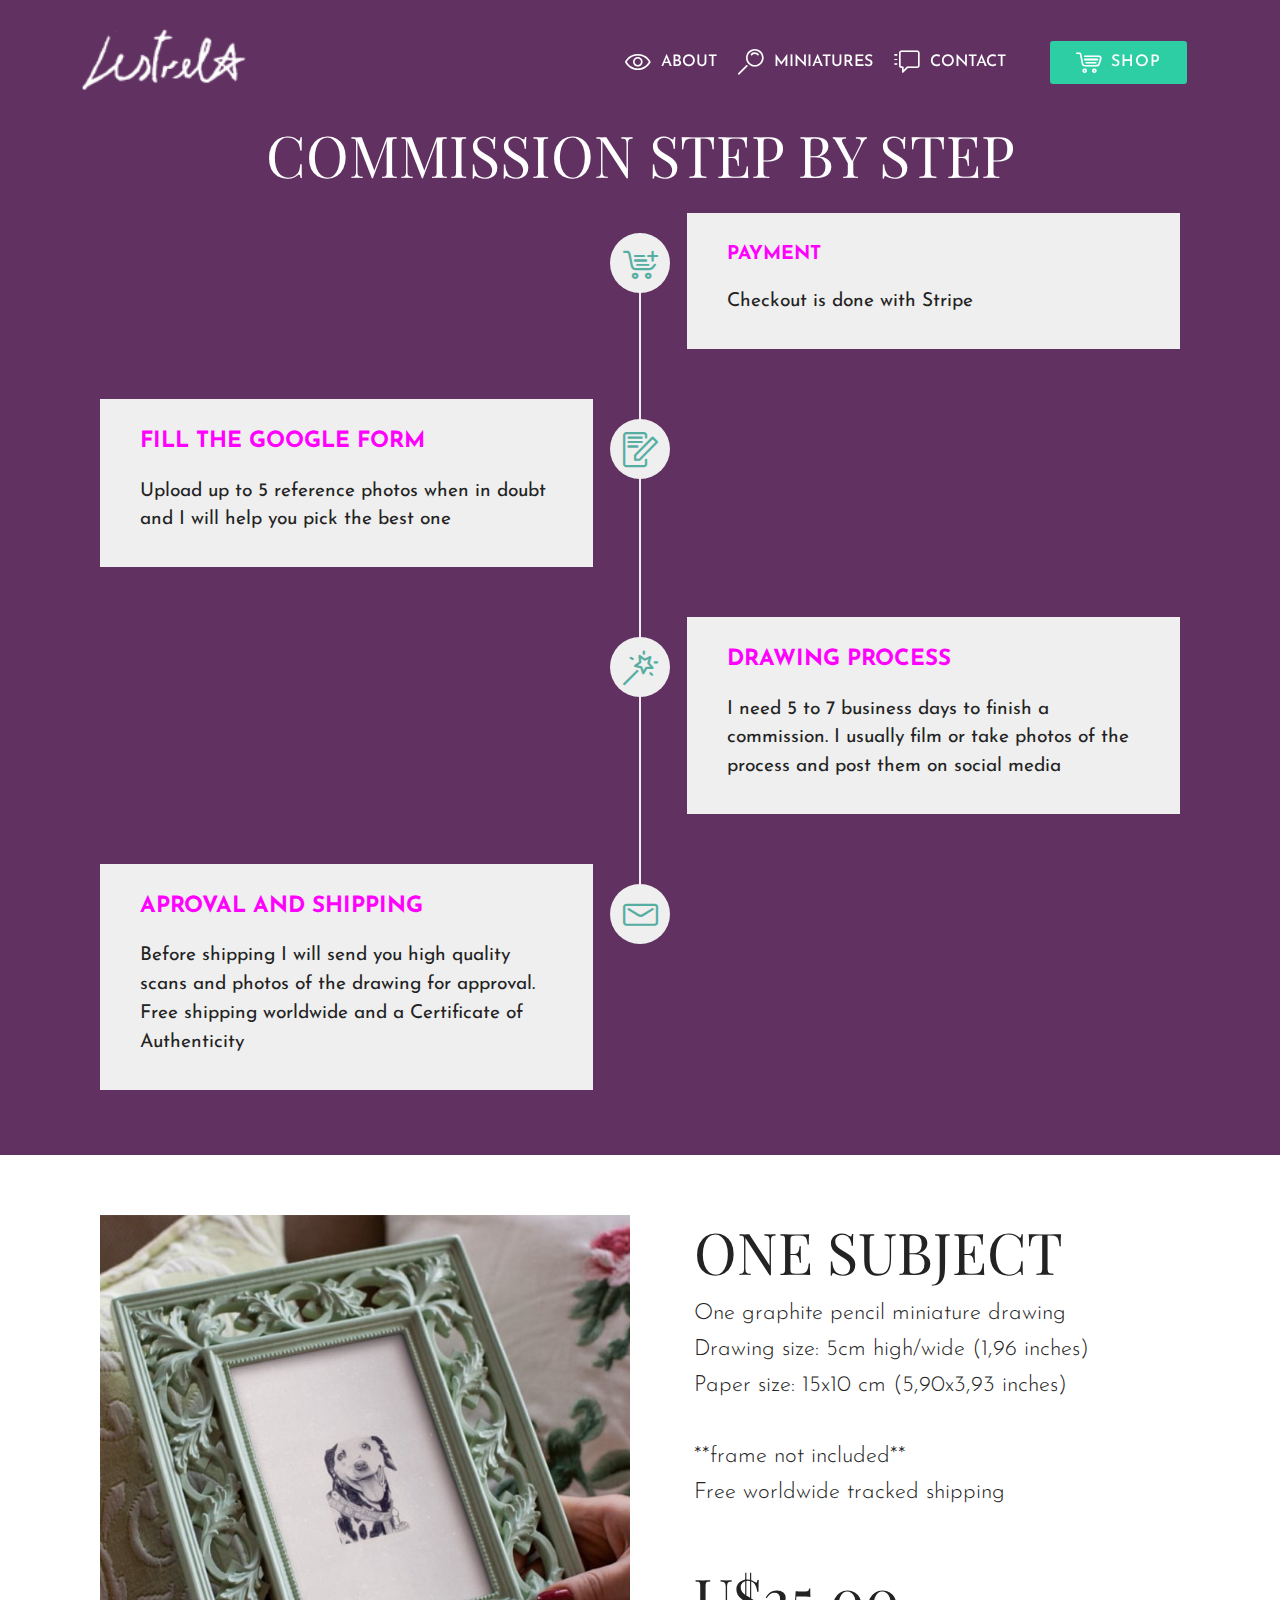
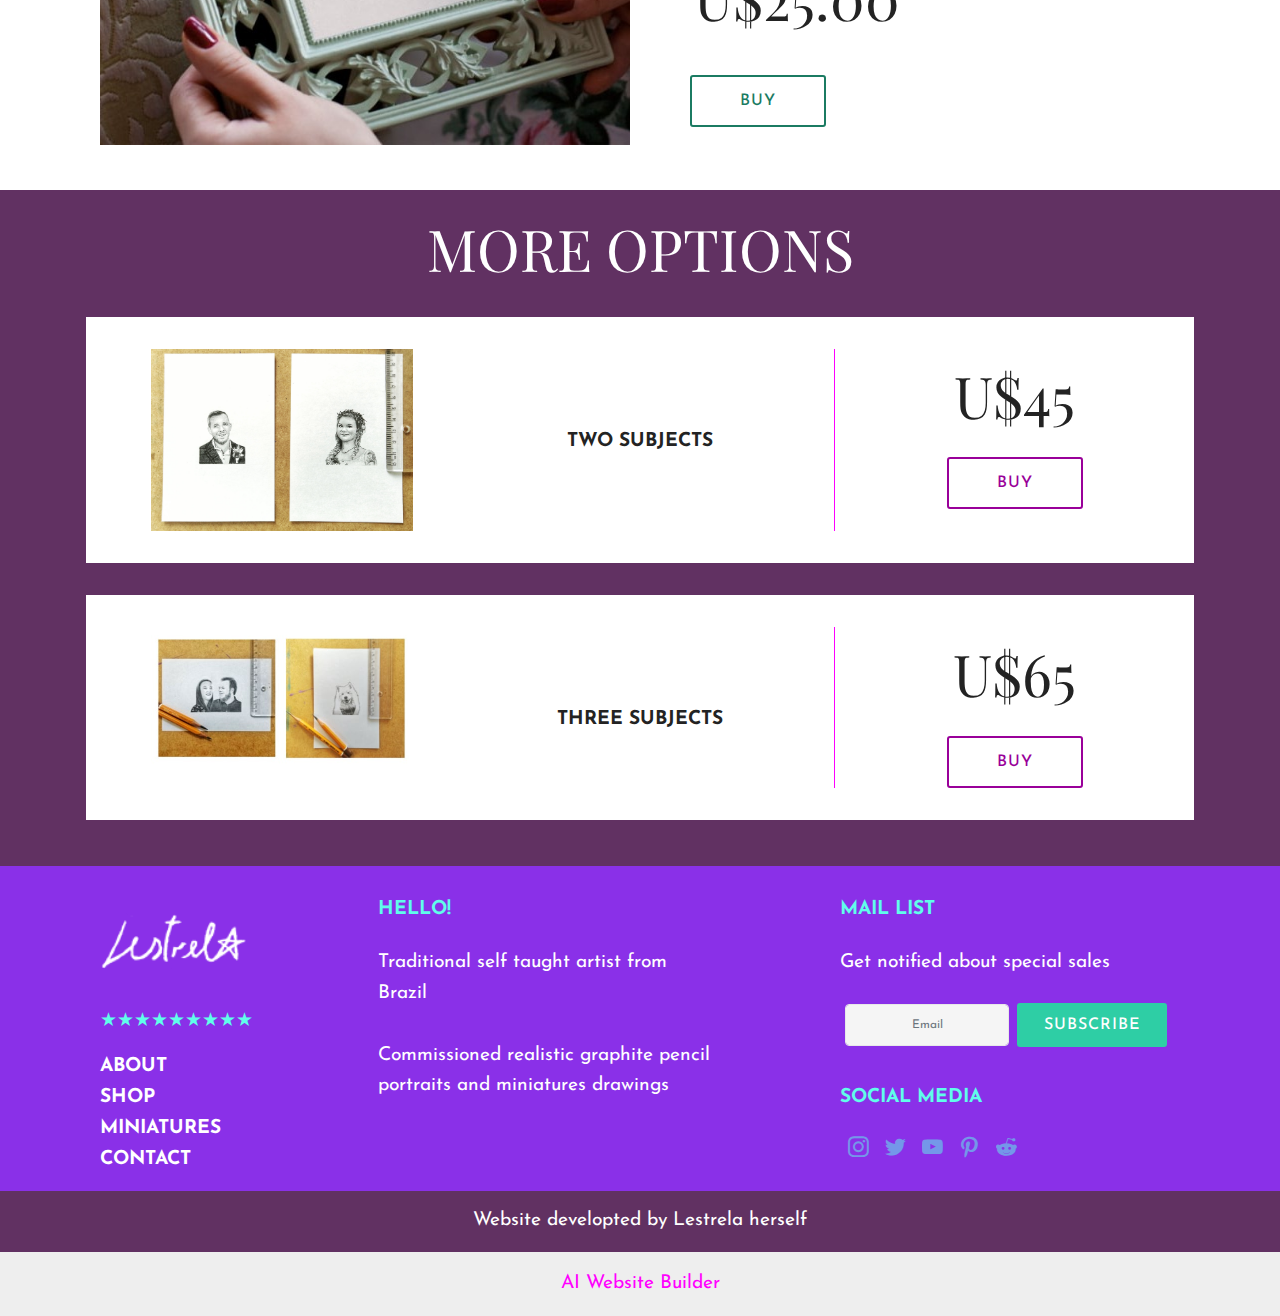
<file: one-subject-miniature-pencil-drawing.html>
<!DOCTYPE html>
<html  >
<head>
  <!-- Site made with Mobirise Website Builder v5.9.8, https://mobirise.com -->
  <meta charset="UTF-8">
  <meta http-equiv="X-UA-Compatible" content="IE=edge">
  <meta name="generator" content="Mobirise v5.9.8, mobirise.com">
  <meta name="twitter:card" content="summary_large_image"/>
  <meta name="twitter:image:src" content="assets/images/one-subject-miniature-pencil-drawing-meta.jpg">
  <meta property="og:image" content="assets/images/one-subject-miniature-pencil-drawing-meta.jpg">
  <meta name="twitter:title" content="Checkout One Subject Miniature Drawing">
  <meta name="viewport" content="width=device-width, initial-scale=1, minimum-scale=1">
  <link rel="shortcut icon" href="assets/images/assinatura-verso-1-121x79.png" type="image/x-icon">
  <meta name="description" content="Website Builder Description">
  
  
  <title>Checkout One Subject Miniature Drawing</title>
  <link rel="stylesheet" href="assets/web/assets/mobirise-icons-bold/mobirise-icons-bold.css">
  <link rel="stylesheet" href="assets/web/assets/mobirise-icons/mobirise-icons.css">
  <link rel="stylesheet" href="assets/bootstrap/css/bootstrap.min.css">
  <link rel="stylesheet" href="assets/bootstrap/css/bootstrap-grid.min.css">
  <link rel="stylesheet" href="assets/bootstrap/css/bootstrap-reboot.min.css">
  <link rel="stylesheet" href="assets/tether/tether.min.css">
  <link rel="stylesheet" href="assets/dropdown/css/style.css">
  <link rel="stylesheet" href="assets/socicon/css/styles.css">
  <link rel="stylesheet" href="assets/theme/css/style.css">
  <link rel="preload" href="https://fonts.googleapis.com/css?family=Playfair+Display:400,500,600,700,800,900,400i,500i,600i,700i,800i,900i&display=swap" as="style" onload="this.onload=null;this.rel='stylesheet'">
  <noscript><link rel="stylesheet" href="https://fonts.googleapis.com/css?family=Playfair+Display:400,500,600,700,800,900,400i,500i,600i,700i,800i,900i&display=swap"></noscript>
  <link rel="preload" href="https://fonts.googleapis.com/css?family=Josefin+Sans:100,200,300,400,500,600,700,100i,200i,300i,400i,500i,600i,700i&display=swap" as="style" onload="this.onload=null;this.rel='stylesheet'">
  <noscript><link rel="stylesheet" href="https://fonts.googleapis.com/css?family=Josefin+Sans:100,200,300,400,500,600,700,100i,200i,300i,400i,500i,600i,700i&display=swap"></noscript>
  <link rel="preload" as="style" href="assets/mobirise/css/mbr-additional.css"><link rel="stylesheet" href="assets/mobirise/css/mbr-additional.css" type="text/css">

  
  
  
</head>
<body>
  
  <section class="menu cid-s8slxVodz6" once="menu" id="menu2-2k">

    

    <nav class="navbar navbar-expand beta-menu navbar-dropdown align-items-center navbar-fixed-top navbar-toggleable-sm bg-color transparent">
        <button class="navbar-toggler navbar-toggler-right" type="button" data-toggle="collapse" data-target="#navbarSupportedContent" aria-controls="navbarSupportedContent" aria-expanded="false" aria-label="Toggle navigation">
            <div class="hamburger">
                <span></span>
                <span></span>
                <span></span>
                <span></span>
            </div>
        </button>
        <div class="menu-logo">
            <div class="navbar-brand">
                <span class="navbar-logo">
                    <a href="index.html">
                        <img src="assets/images/assinatura-verso-1-121x79.png" alt="Lestrela art" style="height: 6.8rem;">
                    </a>
                </span>
                
            </div>
        </div>
        <div class="collapse navbar-collapse" id="navbarSupportedContent">
            <ul class="navbar-nav nav-dropdown" data-app-modern-menu="true"><li class="nav-item"><a class="nav-link link text-white text-primary display-4" href="about.html"><span class="mbrib-preview mbr-iconfont mbr-iconfont-btn"></span>ABOUT</a></li><li class="nav-item">
                    <a class="nav-link link text-white text-primary display-4" href="index.html#image4-23"><span class="mbrib-search mbr-iconfont mbr-iconfont-btn"></span>MINIATURES</a>
                </li><li class="nav-item"><a class="nav-link link text-white text-primary display-4" href="index.html#form1-2w"><span class="mbrib-help mbr-iconfont mbr-iconfont-btn"></span>CONTACT</a></li><li class="nav-item">
                    <a class="nav-link link text-white display-4" href="https://mobiri.se"><br><br></a>
                </li></ul>
            <div class="navbar-buttons mbr-section-btn"><a class="btn btn-sm btn-danger display-4" href="index.html#content12-28"><span class="mbrib-shopping-cart mbr-iconfont mbr-iconfont-btn"></span>
                    
                    SHOP</a></div>
        </div>
    </nav>
</section>

<section class="timeline2 cid-tIA06uHbTo" id="timeline2-2n">

    

    

    <div class="container align-center">
        <h2 class="mbr-section-title pb-3 mbr-fonts-style display-1">COMMISSION STEP BY STEP</h2>
        

        <div class="container timelines-container" mbri-timelines="">
            <!--1-->
            <div class="row timeline-element reverse separline">
                <span class="iconsBackground">
                    <span class="mbr-iconfont mbrib-cart-add" style="color: rgb(86, 174, 163); fill: rgb(86, 174, 163);"></span>
                </span>          
                <div class="col-xs-12 col-md-6 align-left">
                    <div class="timeline-text-content">
                        <h4 class="mbr-timeline-title pb-3 mbr-fonts-style display-7"><strong>
                            PAYMENT</strong></h4>
                        <p class="mbr-timeline-text mbr-fonts-style display-7">Checkout is done with Stripe</p>
                     </div>
                </div>
            </div>
            <!--2-->
            <div class="row timeline-element separline">
                <span class="iconsBackground">
                    <span class="mbr-iconfont mbrib-edit" style="color: rgb(86, 174, 163); fill: rgb(86, 174, 163);"></span>
                </span>
                <div class="col-xs-12 col-md-6 align-left ">
                    <div class="timeline-text-content">
                        <h4 class="mbr-timeline-title pb-3 mbr-fonts-style display-5"><strong>FILL THE GOOGLE FORM</strong></h4>
                        <p class="mbr-timeline-text mbr-fonts-style display-7">Upload up to 5 reference photos when in doubt and I will help you pick the best one</p>
                    </div>
                </div>
            </div>
            <!--3-->
            <div class="row timeline-element reverse separline">
                <span class="iconsBackground">
                    <span class="mbr-iconfont mbrib-magic-stick" style="color: rgb(86, 174, 163); fill: rgb(86, 174, 163);"></span>
                </span>
                <div class="col-xs-12 col-md-6 align-left">
                    <div class="timeline-text-content">
                        <h4 class="mbr-timeline-title pb-3 mbr-fonts-style display-5"><strong>DRAWING PROCESS</strong></h4>      
                        <p class="mbr-timeline-text mbr-fonts-style display-7">I need 5 to 7 business days to finish a commission. I usually film or take photos of the process and post them on social media</p>
                    </div>
                </div>
            </div>
            <!--4-->
            <div class="row timeline-element ">
                <span class="iconsBackground">
                    <span class="mbr-iconfont mbrib-letter" style="color: rgb(86, 174, 163); fill: rgb(86, 174, 163);"></span>
                </span>
                <div class="col-xs-12 col-md-6 align-left ">
                    <div class="timeline-text-content">
                        <h4 class="mbr-timeline-title pb-3 mbr-fonts-style display-5"><strong>APROVAL AND SHIPPING</strong></h4>
                        <p class="mbr-timeline-text mbr-fonts-style display-7">Before shipping I will send you high quality scans and photos of the drawing for approval. Free shipping worldwide and a Certificate of Authenticity</p>
                    </div>
                </div>
            </div>
            <!--5-->
            
            <!--6-->
            
            <!--7-->
            
            <!--8-->
            
            <!--9-->
            
            <!--10-->
            
            <!--11-->
            
            <!--12-->
            
        </div>
    </div>
</section>

<section class="services2 cid-tIzZrwoDUm" id="services2-2m">
    <!---->
    
    <!---->
    <!--Overlay-->
    
    <!--Container-->
    <div class="container">
        <div class="col-md-12">
            <div class="media-container-row">
                <div class="mbr-figure" style="width: 55%;">
                    <img src="assets/images/draw-art-artist-realistic-drawing-pastels-colored-pencils-graphite-creative-commission-realism-portrait-traditional-dog-house-decor-952x670.jpeg" alt="Mobirise">
                </div>
                <div class="align-left aside-content">
                    <h2 class="mbr-title pt-2 mbr-fonts-style display-1">ONE SUBJECT</h2>
                    <div class="mbr-section-text">
                        <p class="mbr-text text1 pt-2 mbr-light mbr-fonts-style display-5">One graphite pencil miniature drawing<br>Drawing size: 5cm high/wide (1,96 inches)<br>Paper size:&nbsp;15x10 cm (5,90x3,93 inches)<br><br>**frame not included**<br>Free worldwide tracked shipping</p>
                        <p class="mbr-text text2 pt-4 mbr-light mbr-fonts-style display-1">U$25.00</p>
                    </div>
                    <!--Btn-->
                    <div class="mbr-section-btn pt-3 align-left"><a href="https://buy.stripe.com/aEUcQFeUB5pA3F65kk" class="btn btn-danger-outline display-4" target="_blank">BUY</a></div>
                </div>
            </div>
        </div>
    </div>
</section>

<section class="mbr-section content4 cid-tIBlpE8fFl" id="content4-2u">

    

    <div class="container">
        <div class="media-container-row">
            <div class="title col-12 col-md-8">
                <h2 class="align-center pb-3 mbr-fonts-style display-1">MORE OPTIONS</h2>
                
                
            </div>
        </div>
    </div>
</section>

<section class="services4 cid-tIBilAEIFX" xmlns="http://www.w3.org/1999/html" id="services4-2t">
    <!---->
    
    <!---->
    <!--Overlay-->
    
    <!--Container-->
    <div class="container">
        <div class="row">
            <!--Card-1-->
            <div class="card p-3 col-12">
                <div class="card-wrapper media-container-row media-container-row">
                    <div class="card-box">
                        <div class="row">
                            <div class="col-12 col-md-12 col-lg-4">
                                <div class="wrapper">
                                    <!--Image-->
                                    <div class="mbr-figure" style="width: 80%;">
                                        <img src="assets/images/draw-art-artist-realistic-drawing-wedding-colored-pencils-graphite-creative-commission-realism-portrait-traditional-bride-house-decor-1465x1018.jpg" alt="Mobirise">
                                    </div>
                                </div>
                            </div>
                            <div class="col-12 col-md-7 col-lg-4">
                                <div class="wrapper col-left">
                                    <!--Title-->
                                    
                                    <!--Subtitle-->
                                    <p class="mbr-text mbr-fonts-style pt-3 display-7"><strong><br></strong><br><strong>TWO SUBJECTS</strong></p>
                                </div>
                            </div>
                            <div class="col-12 col-md-5 col-lg-4">
                                <div class="wrapper border_wrapper">
                                    <!--Cost-->
                                    <p class="mbr-text mbr-fonts-style col-right mbr-black align-center display-1">U$45</p>
                                    <!--Btn-->
                                    <div class="mbr-section-btn col-right align-center"><a href="two-subjects-miniature-pencil-drawing.html" class="btn m-0 btn-primary-outline display-4">BUY</a></div>
                                </div>
                            </div>
                        </div>
                    </div>
                </div>
            </div>
            <!--Card-2-->
            <div class="card p-3 col-12">
                <div class="card-wrapper media-container-row media-container-row">
                    <div class="card-box">
                        <div class="row">
                            <div class="col-12 col-md-12 col-lg-4">
                                <div class="wrapper">
                                    <!--Image-->
                                    <div class="mbr-figure" style="width: 80%;">
                                        <img src="assets/images/draw-art-artist-realistic-drawing-pastels-colored-pencils-graphite-creative-commission-realism-portrait-traditional-dog-house-decor-8-524x289.jpg" alt="Mobirise">
                                    </div>
                                </div>
                            </div>
                            <div class="col-12 col-md-7 col-lg-4">
                                <div class="wrapper col-left">
                                    <!--Title-->
                                    
                                    <!--Subtitle-->
                                    <p class="mbr-text mbr-fonts-style pt-3 display-7"><br><br><strong>THREE SUBJECTS</strong></p>
                                </div>
                            </div>
                            <div class="col-12 col-md-5 col-lg-4">
                                <div class="wrapper border_wrapper">
                                    <!--Cost-->
                                    <p class="mbr-text mbr-fonts-style col-right mbr-black align-center display-1">U$65</p>
                                    <!--Btn-->
                                    <div class="mbr-section-btn col-right align-center"><a href="three-subjects-miniature-pencil-drawing.html" class="btn m-0 btn-primary-outline display-4">BUY</a></div>
                                </div>
                            </div>
                        </div>
                    </div>
                </div>
            </div>
            <!--Card-3-->
            
        </div>
    </div>
</section>

<section class="footer4 cid-tXHqX8TPzy" id="footer4-2y">

    

    

    <div class="container">
        <div class="media-container-row content mbr-white">
            <div class="col-md-3 col-sm-4">
                <div class="mb-3 img-logo">
                    <a href="#top">
                        <img src="assets/images/assinatura-verso-1-121x79.png" alt="Lestrela">
                    </a>
                </div>
                <p class="mb-3 mbr-fonts-style foot-title display-7">★★★★★★★★★</p>
                <p class="mbr-text mbr-fonts-style mbr-links-column display-7"><a href="about.html" class="text-white text-primary"><strong>ABOUT</strong></a>&nbsp;<br><a href="index.html#pricing-tables3-29" class="text-white text-primary"><strong>SHOP</strong></a><strong><br></strong><a href="index.html#image4-23" class="text-white text-primary"><strong>MINIATURES</strong></a><br><a href="index.html#form1-2w" class="text-white text-primary" target="_blank"><strong>CONTACT</strong></a><br></p>
            </div>
            <div class="col-md-4 col-sm-8">
                <p class="mb-4 foot-title mbr-fonts-style display-7"><strong>
                    HELLO!</strong></p>
                <p class="mbr-text mbr-fonts-style foot-text display-7">Traditional self taught artist from Brazil<br><br>Commissioned realistic graphite pencil portraits and miniatures drawings&nbsp; &nbsp; &nbsp; &nbsp; &nbsp;<br><br></p>
            </div>
            <div class="col-md-4 offset-md-1 col-sm-12">
                <p class="mb-4 foot-title mbr-fonts-style display-7"><strong>
                    MAIL LIST</strong></p>
                <p class="mbr-text mbr-fonts-style form-text display-7">Get notified about special sales</p>
                <div class="media-container-column" data-form-type="formoid">
                    <!---Formbuilder Form--->
                    <form action="https://mobirise.eu/" method="POST" class="mbr-form form-with-styler" data-form-title="Mobirise Form"><input type="hidden" name="email" data-form-email="true" value="JwxqiKlA1cK3+sKuRSh0dXeDkOtfav+OeJmyMHFk944Iot/Ib5FSWWS80bNnnifsmkQEJUzsb53SAsZMLu7J377W8WQB5LuWXtRT8pX39pHPCoTe0Uxx5yHKrETUg8WY">
                        <div class="row form-inline justify-content-center">
                            <div hidden="hidden" data-form-alert="" class="alert alert-success col-12">Thanks for filling out the form!</div>
                            <div hidden="hidden" data-form-alert-danger="" class="alert alert-danger col-12">
                                                    </div>
                        </div>
                        <div class="dragArea row form-inline justify-content-center">
                            <div class="col-auto  form-group " data-for="email">
                                <input type="email" name="email" placeholder="Email" data-form-field="Email" required="required" class="form-control input-sm input-inverse my-2 display-7" id="email-footer4-2y">
                            </div>
                            <div class="col-auto input-group-btn m-2"><button type="submit" class="btn m-0 btn-danger display-4">SUBSCRIBE</button></div>
                        </div>
                    </form><!---Formbuilder Form--->
                </div>
                <p class="mb-4 mbr-fonts-style foot-title display-7"><br><strong>SOCIAL MEDIA</strong></p>
                <div class="social-list pl-0 mb-0">
                        <div class="soc-item">
                            <a href="https://instagram.com/lestrela.art" target="_blank">
                                <span class="mbr-iconfont mbr-iconfont-social socicon-instagram socicon" style="color: rgb(96, 253, 234); fill: rgb(96, 253, 234);"></span>
                            </a>
                        </div>
                        <div class="soc-item">
                            <a href="https://www.twitter.com/L3str3l4" target="_blank">
                                <span class="mbr-iconfont mbr-iconfont-social socicon-twitter socicon" style="color: rgb(96, 253, 234); fill: rgb(96, 253, 234);"></span>
                            </a>
                        </div>
                        <div class="soc-item">
                            <a href="https://www.youtube.com/@Lestrela " target="_blank">
                                <span class="mbr-iconfont mbr-iconfont-social socicon-youtube socicon" style="color: rgb(96, 253, 234); fill: rgb(96, 253, 234);"></span>
                            </a>
                        </div>
                        <div class="soc-item">
                            <a href="https://pinterest.com/LestrelaArt/" target="_blank">
                                <span class="mbr-iconfont mbr-iconfont-social socicon-pinterest socicon" style="color: rgb(96, 253, 234); fill: rgb(96, 253, 234);"></span>
                            </a>
                        </div>
                        <div class="soc-item">
                            <a href="https://www.reddit.com/user/Lestrela" target="_blank">
                                <span class="mbr-iconfont mbr-iconfont-social socicon-reddit socicon" style="color: rgb(96, 253, 234); fill: rgb(96, 253, 234);"></span>
                            </a>
                        </div>
                        
                </div>
            </div>
        </div>
        
    </div>
</section>

<section once="footers" class="cid-s8sadji23t" id="footer6-2l">

    

    

    <div class="container">
        <div class="media-container-row align-center mbr-white">
            <div class="col-12">
                <p class="mbr-text mb-0 mbr-fonts-style display-7">
                    Website developted by <a href="mailto:lestrelart@gmail.com" class="text-white">Lestrela</a>&nbsp;herself</p>
            </div>
        </div>
    </div>
</section><section class="display-7" style="padding: 0;align-items: center;justify-content: center;flex-wrap: wrap;    align-content: center;display: flex;position: relative;height: 4rem;"><a href="https://mobiri.se/258099" style="flex: 1 1;height: 4rem;position: absolute;width: 100%;z-index: 1;"><img alt="" style="height: 4rem;" src="[data-uri]"></a><p style="margin: 0;text-align: center;" class="display-7">&#8204;</p><a style="z-index:1" href="https://mobirise.com/builder/ai-website-builder.html">AI Website Builder</a></section><script src="assets/popper/popper.min.js"></script>  <script src="assets/web/assets/jquery/jquery.min.js"></script>  <script src="assets/bootstrap/js/bootstrap.min.js"></script>  <script src="assets/tether/tether.min.js"></script>  <script src="assets/smoothscroll/smooth-scroll.js"></script>  <script src="assets/dropdown/js/nav-dropdown.js"></script>  <script src="assets/dropdown/js/navbar-dropdown.js"></script>  <script src="assets/touchswipe/jquery.touch-swipe.min.js"></script>  <script src="assets/theme/js/script.js"></script>  <script src="assets/formoid/formoid.min.js"></script>  
  
  
 <div id="scrollToTop" class="scrollToTop mbr-arrow-up"><a style="text-align: center;"><i class="mbr-arrow-up-icon mbr-arrow-up-icon-cm cm-icon cm-icon-smallarrow-up"></i></a></div>
  </body>
</html>
</file>
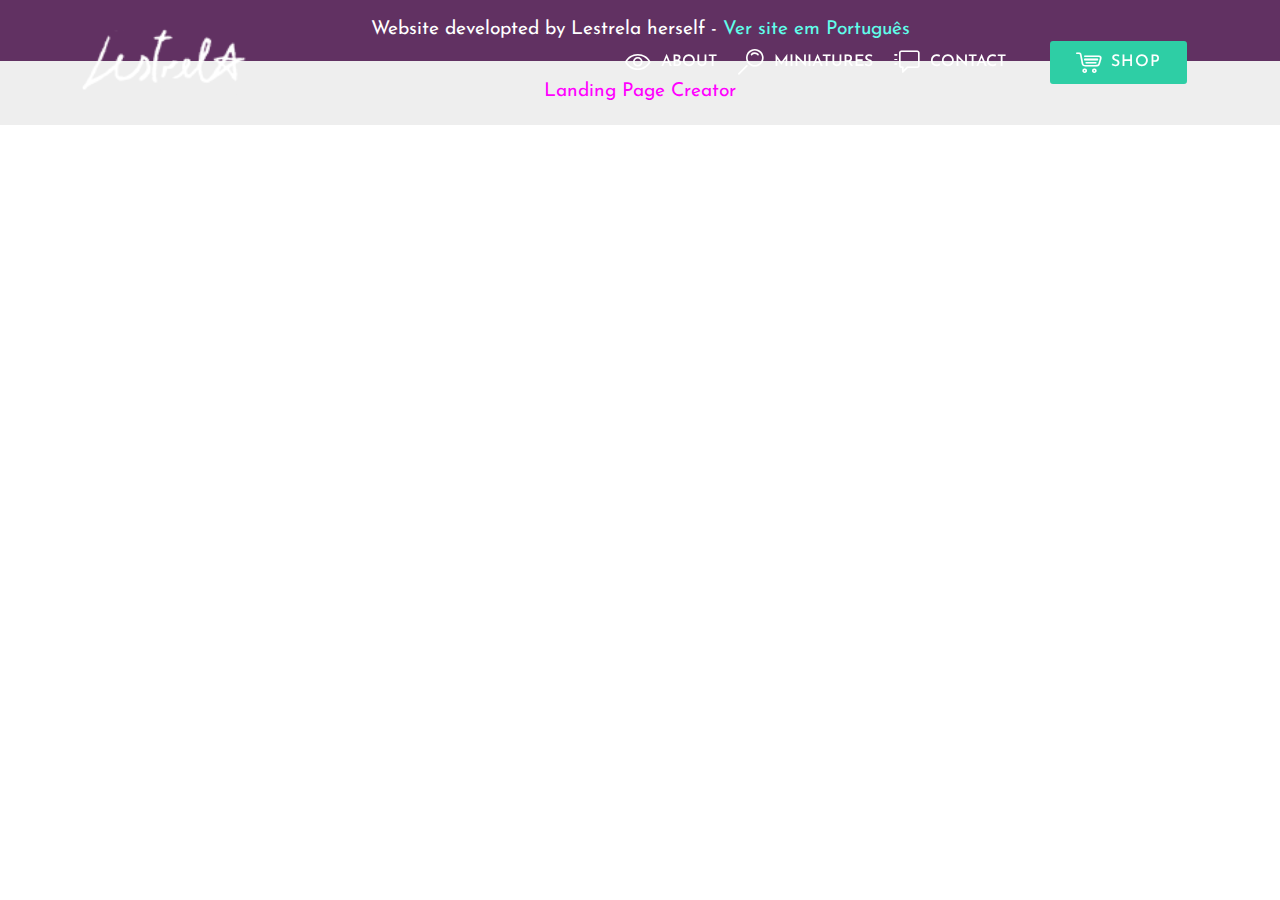
<file: portugues.html>
<!DOCTYPE html>
<html  >
<head>
  <!-- Site made with Mobirise Website Builder v5.9.8, https://mobirise.com -->
  <meta charset="UTF-8">
  <meta http-equiv="X-UA-Compatible" content="IE=edge">
  <meta name="generator" content="Mobirise v5.9.8, mobirise.com">
  <meta name="viewport" content="width=device-width, initial-scale=1, minimum-scale=1">
  <link rel="shortcut icon" href="assets/images/assinatura-verso-1-121x79.png" type="image/x-icon">
  <meta name="description" content="Website Creator Description">
  
  
  <title>Português</title>
  <link rel="stylesheet" href="assets/web/assets/mobirise-icons-bold/mobirise-icons-bold.css">
  <link rel="stylesheet" href="assets/bootstrap/css/bootstrap.min.css">
  <link rel="stylesheet" href="assets/bootstrap/css/bootstrap-grid.min.css">
  <link rel="stylesheet" href="assets/bootstrap/css/bootstrap-reboot.min.css">
  <link rel="stylesheet" href="assets/tether/tether.min.css">
  <link rel="stylesheet" href="assets/dropdown/css/style.css">
  <link rel="stylesheet" href="assets/theme/css/style.css">
  <link rel="preload" href="https://fonts.googleapis.com/css?family=Playfair+Display:400,500,600,700,800,900,400i,500i,600i,700i,800i,900i&display=swap" as="style" onload="this.onload=null;this.rel='stylesheet'">
  <noscript><link rel="stylesheet" href="https://fonts.googleapis.com/css?family=Playfair+Display:400,500,600,700,800,900,400i,500i,600i,700i,800i,900i&display=swap"></noscript>
  <link rel="preload" href="https://fonts.googleapis.com/css?family=Josefin+Sans:100,200,300,400,500,600,700,100i,200i,300i,400i,500i,600i,700i&display=swap" as="style" onload="this.onload=null;this.rel='stylesheet'">
  <noscript><link rel="stylesheet" href="https://fonts.googleapis.com/css?family=Josefin+Sans:100,200,300,400,500,600,700,100i,200i,300i,400i,500i,600i,700i&display=swap"></noscript>
  <link rel="preload" as="style" href="assets/mobirise/css/mbr-additional.css"><link rel="stylesheet" href="assets/mobirise/css/mbr-additional.css" type="text/css">

  
  
  
</head>
<body>
  
  <section class="menu cid-s8slxVodz6" once="menu" id="menu2-15">

    

    <nav class="navbar navbar-expand beta-menu navbar-dropdown align-items-center navbar-fixed-top navbar-toggleable-sm bg-color transparent">
        <button class="navbar-toggler navbar-toggler-right" type="button" data-toggle="collapse" data-target="#navbarSupportedContent" aria-controls="navbarSupportedContent" aria-expanded="false" aria-label="Toggle navigation">
            <div class="hamburger">
                <span></span>
                <span></span>
                <span></span>
                <span></span>
            </div>
        </button>
        <div class="menu-logo">
            <div class="navbar-brand">
                <span class="navbar-logo">
                    <a href="index.html">
                        <img src="assets/images/assinatura-verso-1-121x79.png" alt="Lestrela art" style="height: 6.8rem;">
                    </a>
                </span>
                
            </div>
        </div>
        <div class="collapse navbar-collapse" id="navbarSupportedContent">
            <ul class="navbar-nav nav-dropdown" data-app-modern-menu="true"><li class="nav-item"><a class="nav-link link text-white display-4" href="about.html"><span class="mbrib-preview mbr-iconfont mbr-iconfont-btn"></span>ABOUT</a></li><li class="nav-item">
                    <a class="nav-link link text-white text-primary display-4" href="index.html#image4-23"><span class="mbrib-search mbr-iconfont mbr-iconfont-btn"></span>MINIATURES</a>
                </li><li class="nav-item"><a class="nav-link link text-white text-primary display-4" href="contact.html"><span class="mbrib-help mbr-iconfont mbr-iconfont-btn"></span>CONTACT</a></li><li class="nav-item">
                    <a class="nav-link link text-white display-4" href="https://mobiri.se"><br><br></a>
                </li></ul>
            <div class="navbar-buttons mbr-section-btn"><a class="btn btn-sm btn-danger display-4" href="index.html#content12-28"><span class="mbrib-shopping-cart mbr-iconfont mbr-iconfont-btn"></span>
                    
                    SHOP</a></div>
        </div>
    </nav>
</section>

<section once="footers" class="cid-s8sadji23t" id="footer6-16">

    

    

    <div class="container">
        <div class="media-container-row align-center mbr-white">
            <div class="col-12">
                <p class="mbr-text mb-0 mbr-fonts-style display-7">
                    Website developted by <a href="mailto:lestrelart@gmail.com" class="text-white">Lestrela</a>&nbsp;herself - <a href="portugues.html" class="text-success text-primary" target="_blank">Ver site em Português</a></p>
            </div>
        </div>
    </div>
</section><section class="display-7" style="padding: 0;align-items: center;justify-content: center;flex-wrap: wrap;    align-content: center;display: flex;position: relative;height: 4rem;"><a href="https://mobiri.se/258099" style="flex: 1 1;height: 4rem;position: absolute;width: 100%;z-index: 1;"><img alt="" style="height: 4rem;" src="[data-uri]"></a><p style="margin: 0;text-align: center;" class="display-7">&#8204;</p><a style="z-index:1" href="https://mobirise.com/builder/landing-page-builder.html">Landing Page Creator</a></section><script src="assets/popper/popper.min.js"></script>  <script src="assets/web/assets/jquery/jquery.min.js"></script>  <script src="assets/bootstrap/js/bootstrap.min.js"></script>  <script src="assets/tether/tether.min.js"></script>  <script src="assets/smoothscroll/smooth-scroll.js"></script>  <script src="assets/dropdown/js/nav-dropdown.js"></script>  <script src="assets/dropdown/js/navbar-dropdown.js"></script>  <script src="assets/touchswipe/jquery.touch-swipe.min.js"></script>  <script src="assets/theme/js/script.js"></script>  
  
  
 <div id="scrollToTop" class="scrollToTop mbr-arrow-up"><a style="text-align: center;"><i class="mbr-arrow-up-icon mbr-arrow-up-icon-cm cm-icon cm-icon-smallarrow-up"></i></a></div>
  </body>
</html>
</file>
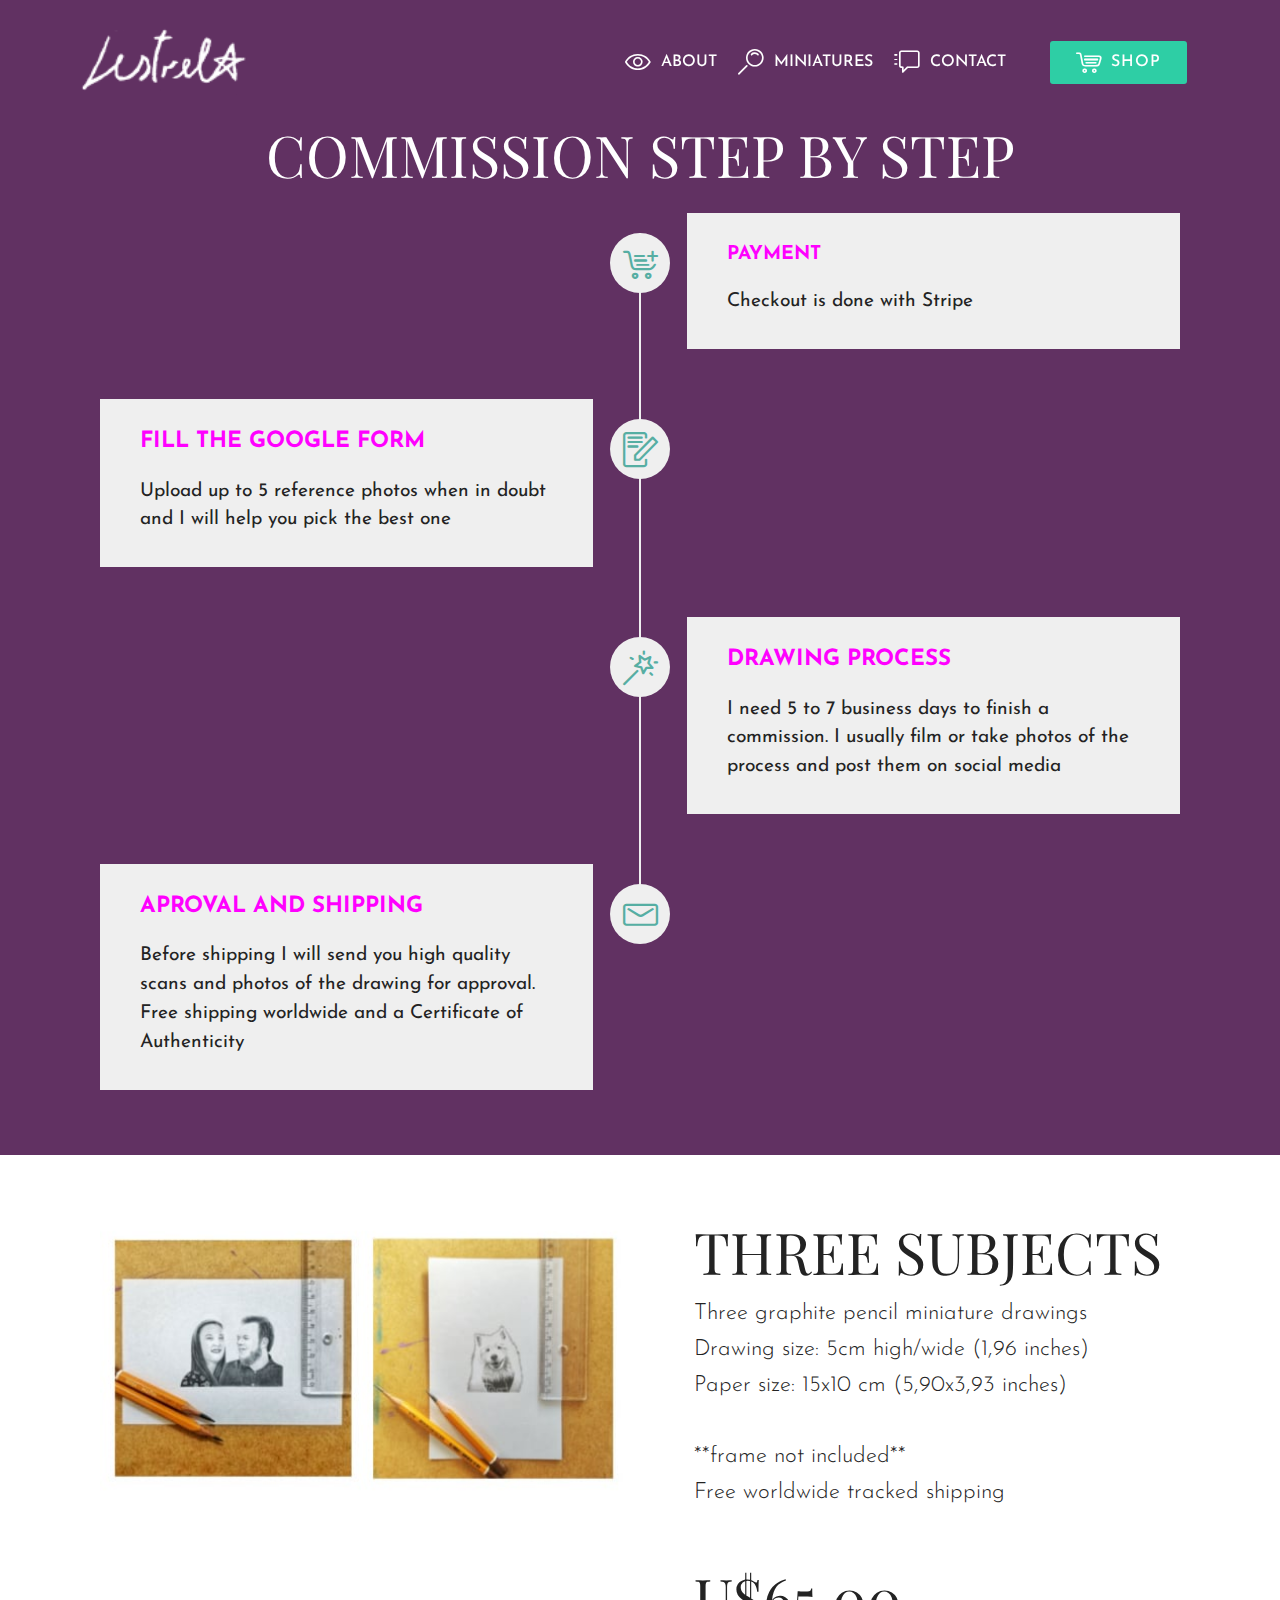
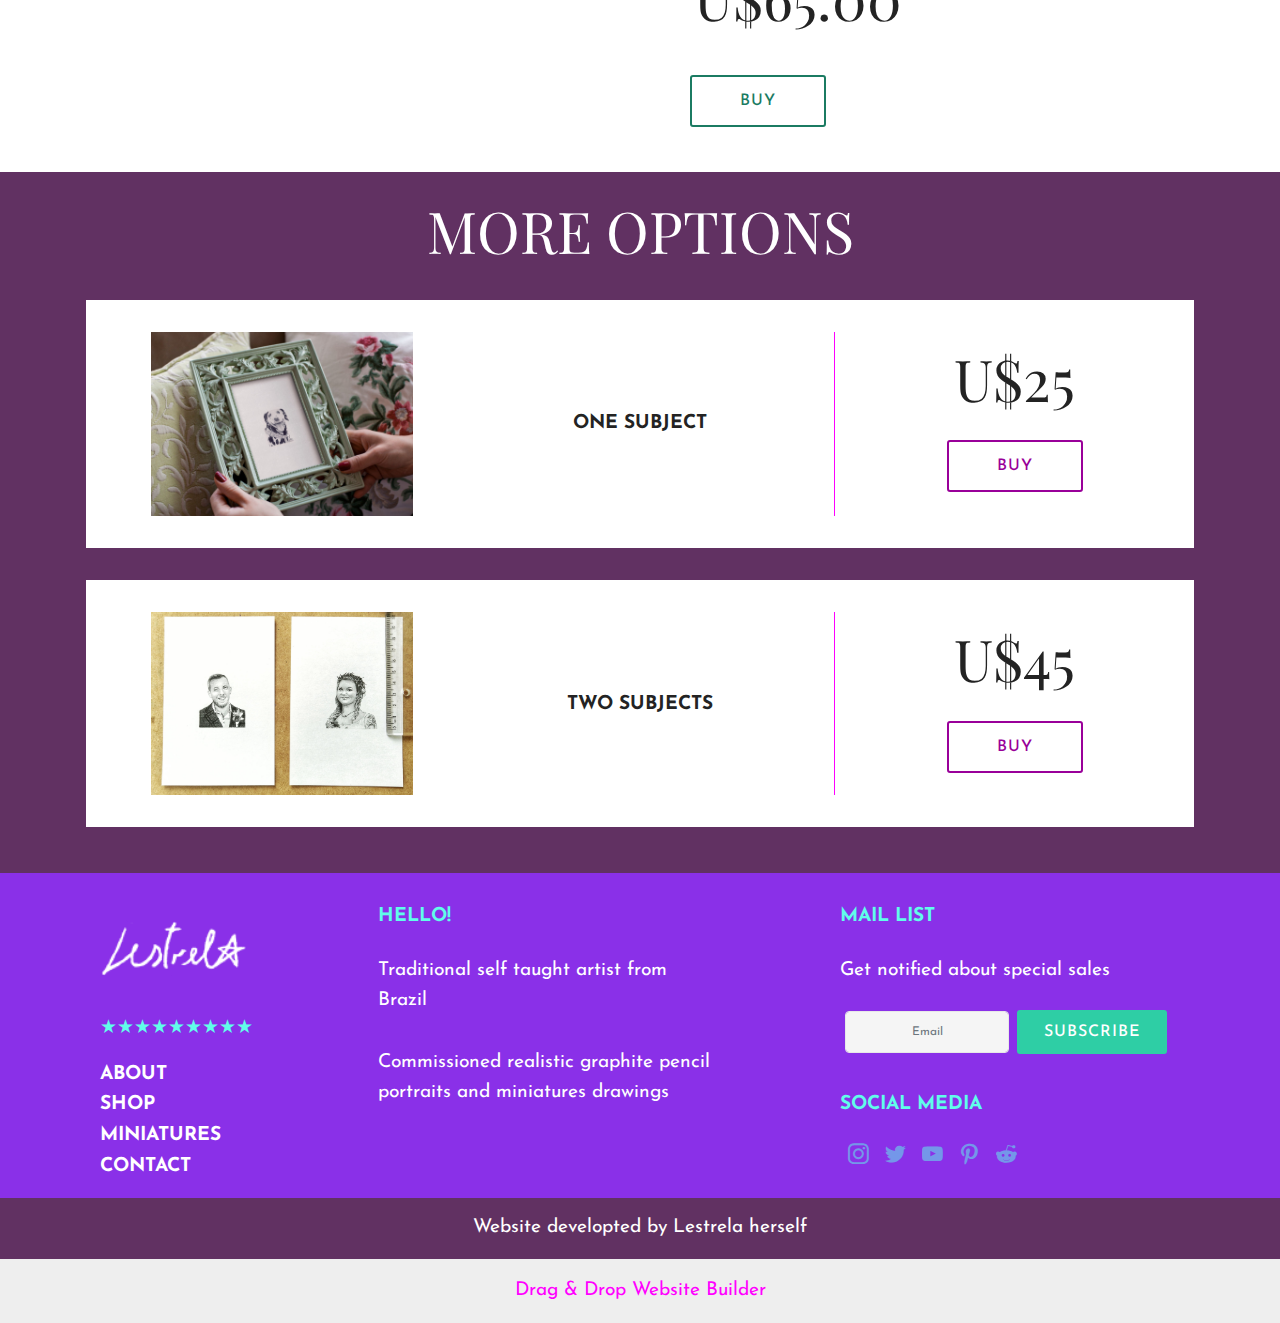
<file: three-subjects-miniature-pencil-drawing.html>
<!DOCTYPE html>
<html  >
<head>
  <!-- Site made with Mobirise Website Builder v5.9.8, https://mobirise.com -->
  <meta charset="UTF-8">
  <meta http-equiv="X-UA-Compatible" content="IE=edge">
  <meta name="generator" content="Mobirise v5.9.8, mobirise.com">
  <meta name="twitter:card" content="summary_large_image"/>
  <meta name="twitter:image:src" content="assets/images/three-subjects-miniature-pencil-drawing-meta.jpg">
  <meta property="og:image" content="assets/images/three-subjects-miniature-pencil-drawing-meta.jpg">
  <meta name="twitter:title" content="Checkout Three Subjects Miniature Drawing">
  <meta name="viewport" content="width=device-width, initial-scale=1, minimum-scale=1">
  <link rel="shortcut icon" href="assets/images/assinatura-verso-1-121x79.png" type="image/x-icon">
  <meta name="description" content="Website Builder Description">
  
  
  <title>Checkout Three Subjects Miniature Drawing</title>
  <link rel="stylesheet" href="assets/web/assets/mobirise-icons-bold/mobirise-icons-bold.css">
  <link rel="stylesheet" href="assets/web/assets/mobirise-icons/mobirise-icons.css">
  <link rel="stylesheet" href="assets/bootstrap/css/bootstrap.min.css">
  <link rel="stylesheet" href="assets/bootstrap/css/bootstrap-grid.min.css">
  <link rel="stylesheet" href="assets/bootstrap/css/bootstrap-reboot.min.css">
  <link rel="stylesheet" href="assets/tether/tether.min.css">
  <link rel="stylesheet" href="assets/dropdown/css/style.css">
  <link rel="stylesheet" href="assets/socicon/css/styles.css">
  <link rel="stylesheet" href="assets/theme/css/style.css">
  <link rel="preload" href="https://fonts.googleapis.com/css?family=Playfair+Display:400,500,600,700,800,900,400i,500i,600i,700i,800i,900i&display=swap" as="style" onload="this.onload=null;this.rel='stylesheet'">
  <noscript><link rel="stylesheet" href="https://fonts.googleapis.com/css?family=Playfair+Display:400,500,600,700,800,900,400i,500i,600i,700i,800i,900i&display=swap"></noscript>
  <link rel="preload" href="https://fonts.googleapis.com/css?family=Josefin+Sans:100,200,300,400,500,600,700,100i,200i,300i,400i,500i,600i,700i&display=swap" as="style" onload="this.onload=null;this.rel='stylesheet'">
  <noscript><link rel="stylesheet" href="https://fonts.googleapis.com/css?family=Josefin+Sans:100,200,300,400,500,600,700,100i,200i,300i,400i,500i,600i,700i&display=swap"></noscript>
  <link rel="preload" as="style" href="assets/mobirise/css/mbr-additional.css"><link rel="stylesheet" href="assets/mobirise/css/mbr-additional.css" type="text/css">

  
  
  
</head>
<body>
  
  <section class="menu cid-tXHJfdgr2W" once="menu" id="menu2-38">

    

    <nav class="navbar navbar-expand beta-menu navbar-dropdown align-items-center navbar-fixed-top navbar-toggleable-sm bg-color transparent">
        <button class="navbar-toggler navbar-toggler-right" type="button" data-toggle="collapse" data-target="#navbarSupportedContent" aria-controls="navbarSupportedContent" aria-expanded="false" aria-label="Toggle navigation">
            <div class="hamburger">
                <span></span>
                <span></span>
                <span></span>
                <span></span>
            </div>
        </button>
        <div class="menu-logo">
            <div class="navbar-brand">
                <span class="navbar-logo">
                    <a href="index.html">
                        <img src="assets/images/assinatura-verso-1-121x79.png" alt="Lestrela art" style="height: 6.8rem;">
                    </a>
                </span>
                
            </div>
        </div>
        <div class="collapse navbar-collapse" id="navbarSupportedContent">
            <ul class="navbar-nav nav-dropdown" data-app-modern-menu="true"><li class="nav-item"><a class="nav-link link text-white text-primary display-4" href="about.html"><span class="mbrib-preview mbr-iconfont mbr-iconfont-btn"></span>ABOUT</a></li><li class="nav-item">
                    <a class="nav-link link text-white text-primary display-4" href="index.html#image4-23"><span class="mbrib-search mbr-iconfont mbr-iconfont-btn"></span>MINIATURES</a>
                </li><li class="nav-item"><a class="nav-link link text-white text-primary display-4" href="index.html#form1-2w"><span class="mbrib-help mbr-iconfont mbr-iconfont-btn"></span>CONTACT</a></li><li class="nav-item">
                    <a class="nav-link link text-white display-4" href="https://mobiri.se"><br><br></a>
                </li></ul>
            <div class="navbar-buttons mbr-section-btn"><a class="btn btn-sm btn-danger display-4" href="index.html#content12-28"><span class="mbrib-shopping-cart mbr-iconfont mbr-iconfont-btn"></span>
                    
                    SHOP</a></div>
        </div>
    </nav>
</section>

<section class="timeline2 cid-tXHJfeItNd" id="timeline2-39">

    

    

    <div class="container align-center">
        <h2 class="mbr-section-title pb-3 mbr-fonts-style display-1">COMMISSION STEP BY STEP</h2>
        

        <div class="container timelines-container" mbri-timelines="">
            <!--1-->
            <div class="row timeline-element reverse separline">
                <span class="iconsBackground">
                    <span class="mbr-iconfont mbrib-cart-add" style="color: rgb(86, 174, 163); fill: rgb(86, 174, 163);"></span>
                </span>          
                <div class="col-xs-12 col-md-6 align-left">
                    <div class="timeline-text-content">
                        <h4 class="mbr-timeline-title pb-3 mbr-fonts-style display-7"><strong>
                            PAYMENT</strong></h4>
                        <p class="mbr-timeline-text mbr-fonts-style display-7">Checkout is done with Stripe</p>
                     </div>
                </div>
            </div>
            <!--2-->
            <div class="row timeline-element separline">
                <span class="iconsBackground">
                    <span class="mbr-iconfont mbrib-edit" style="color: rgb(86, 174, 163); fill: rgb(86, 174, 163);"></span>
                </span>
                <div class="col-xs-12 col-md-6 align-left ">
                    <div class="timeline-text-content">
                        <h4 class="mbr-timeline-title pb-3 mbr-fonts-style display-5"><strong>FILL THE GOOGLE FORM</strong></h4>
                        <p class="mbr-timeline-text mbr-fonts-style display-7">Upload up to 5 reference photos when in doubt and I will help you pick the best one</p>
                    </div>
                </div>
            </div>
            <!--3-->
            <div class="row timeline-element reverse separline">
                <span class="iconsBackground">
                    <span class="mbr-iconfont mbrib-magic-stick" style="color: rgb(86, 174, 163); fill: rgb(86, 174, 163);"></span>
                </span>
                <div class="col-xs-12 col-md-6 align-left">
                    <div class="timeline-text-content">
                        <h4 class="mbr-timeline-title pb-3 mbr-fonts-style display-5"><strong>DRAWING PROCESS</strong></h4>      
                        <p class="mbr-timeline-text mbr-fonts-style display-7">I need 5 to 7 business days to finish a commission. I usually film or take photos of the process and post them on social media</p>
                    </div>
                </div>
            </div>
            <!--4-->
            <div class="row timeline-element ">
                <span class="iconsBackground">
                    <span class="mbr-iconfont mbrib-letter" style="color: rgb(86, 174, 163); fill: rgb(86, 174, 163);"></span>
                </span>
                <div class="col-xs-12 col-md-6 align-left ">
                    <div class="timeline-text-content">
                        <h4 class="mbr-timeline-title pb-3 mbr-fonts-style display-5"><strong>APROVAL AND SHIPPING</strong></h4>
                        <p class="mbr-timeline-text mbr-fonts-style display-7">Before shipping I will send you high quality scans and photos of the drawing for approval. Free shipping worldwide and a Certificate of Authenticity</p>
                    </div>
                </div>
            </div>
            <!--5-->
            
            <!--6-->
            
            <!--7-->
            
            <!--8-->
            
            <!--9-->
            
            <!--10-->
            
            <!--11-->
            
            <!--12-->
            
        </div>
    </div>
</section>

<section class="services2 cid-tXHJfiBLys" id="services2-3a">
    <!---->
    
    <!---->
    <!--Overlay-->
    
    <!--Container-->
    <div class="container">
        <div class="col-md-12">
            <div class="media-container-row">
                <div class="mbr-figure" style="width: 55%;">
                    <img src="assets/images/draw-art-artist-realistic-drawing-pastels-colored-pencils-graphite-creative-commission-realism-portrait-traditional-dog-house-decor-8-524x289.jpg" alt="Mobirise">
                </div>
                <div class="align-left aside-content">
                    <h2 class="mbr-title pt-2 mbr-fonts-style display-1">THREE SUBJECTS</h2>
                    <div class="mbr-section-text">
                        <p class="mbr-text text1 pt-2 mbr-light mbr-fonts-style display-5">Three graphite pencil miniature drawings<br>Drawing size: 5cm high/wide (1,96 inches)<br>Paper size:&nbsp;15x10 cm (5,90x3,93 inches)<br><br>**frame not included**<br>Free worldwide tracked shipping</p>
                        <p class="mbr-text text2 pt-4 mbr-light mbr-fonts-style display-1">U$65.00</p>
                    </div>
                    <!--Btn-->
                    <div class="mbr-section-btn pt-3 align-left"><a href="https://buy.stripe.com/6oE3g5dQx2do8Zq6oq" class="btn btn-danger-outline display-4" target="_blank">BUY</a></div>
                </div>
            </div>
        </div>
    </div>
</section>

<section class="mbr-section content4 cid-tXHJfjKa1D" id="content4-3b">

    

    <div class="container">
        <div class="media-container-row">
            <div class="title col-12 col-md-8">
                <h2 class="align-center pb-3 mbr-fonts-style display-1">MORE OPTIONS</h2>
                
                
            </div>
        </div>
    </div>
</section>

<section class="services4 cid-tXHJfkkuKE" xmlns="http://www.w3.org/1999/html" id="services4-3c">
    <!---->
    
    <!---->
    <!--Overlay-->
    
    <!--Container-->
    <div class="container">
        <div class="row">
            <!--Card-1-->
            <div class="card p-3 col-12">
                <div class="card-wrapper media-container-row media-container-row">
                    <div class="card-box">
                        <div class="row">
                            <div class="col-12 col-md-12 col-lg-4">
                                <div class="wrapper">
                                    <!--Image-->
                                    <div class="mbr-figure" style="width: 80%;">
                                        <img src="assets/images/draw-art-artist-realistic-drawing-pastels-colored-pencils-graphite-creative-commission-realism-portrait-traditional-dog-house-decor-1115x784.jpg" alt="Mobirise">
                                    </div>
                                </div>
                            </div>
                            <div class="col-12 col-md-7 col-lg-4">
                                <div class="wrapper col-left">
                                    <!--Title-->
                                    
                                    <!--Subtitle-->
                                    <p class="mbr-text mbr-fonts-style pt-3 display-7"><strong><br></strong><br><strong>ONE SUBJECT</strong></p>
                                </div>
                            </div>
                            <div class="col-12 col-md-5 col-lg-4">
                                <div class="wrapper border_wrapper">
                                    <!--Cost-->
                                    <p class="mbr-text mbr-fonts-style col-right mbr-black align-center display-1">U$25</p>
                                    <!--Btn-->
                                    <div class="mbr-section-btn col-right align-center"><a href="one-subject-miniature-pencil-drawing.html" class="btn m-0 btn-primary-outline display-4">BUY</a></div>
                                </div>
                            </div>
                        </div>
                    </div>
                </div>
            </div>
            <!--Card-2-->
            <div class="card p-3 col-12">
                <div class="card-wrapper media-container-row media-container-row">
                    <div class="card-box">
                        <div class="row">
                            <div class="col-12 col-md-12 col-lg-4">
                                <div class="wrapper">
                                    <!--Image-->
                                    <div class="mbr-figure" style="width: 80%;">
                                        <img src="assets/images/draw-art-artist-realistic-drawing-wedding-colored-pencils-graphite-creative-commission-realism-portrait-traditional-bride-house-decor-1465x1018.jpg" alt="Mobirise">
                                    </div>
                                </div>
                            </div>
                            <div class="col-12 col-md-7 col-lg-4">
                                <div class="wrapper col-left">
                                    <!--Title-->
                                    
                                    <!--Subtitle-->
                                    <p class="mbr-text mbr-fonts-style pt-3 display-7"><br><br><strong>TWO SUBJECTS</strong></p>
                                </div>
                            </div>
                            <div class="col-12 col-md-5 col-lg-4">
                                <div class="wrapper border_wrapper">
                                    <!--Cost-->
                                    <p class="mbr-text mbr-fonts-style col-right mbr-black align-center display-1">U$45</p>
                                    <!--Btn-->
                                    <div class="mbr-section-btn col-right align-center"><a href="two-subjects-miniature-pencil-drawing.html" class="btn m-0 btn-primary-outline display-4">BUY</a></div>
                                </div>
                            </div>
                        </div>
                    </div>
                </div>
            </div>
            <!--Card-3-->
            
        </div>
    </div>
</section>

<section class="footer4 cid-tXHJflUfkO" id="footer4-3d">

    

    

    <div class="container">
        <div class="media-container-row content mbr-white">
            <div class="col-md-3 col-sm-4">
                <div class="mb-3 img-logo">
                    <a href="#top">
                        <img src="assets/images/assinatura-verso-1-121x79.png" alt="Lestrela">
                    </a>
                </div>
                <p class="mb-3 mbr-fonts-style foot-title display-7">★★★★★★★★★</p>
                <p class="mbr-text mbr-fonts-style mbr-links-column display-7"><a href="about.html" class="text-white text-primary"><strong>ABOUT</strong></a>&nbsp;<br><a href="index.html#pricing-tables3-29" class="text-white text-primary"><strong>SHOP</strong></a><strong><br></strong><a href="index.html#image4-23" class="text-white text-primary"><strong>MINIATURES</strong></a><br><a href="index.html#form1-2w" class="text-white text-primary" target="_blank"><strong>CONTACT</strong></a><br></p>
            </div>
            <div class="col-md-4 col-sm-8">
                <p class="mb-4 foot-title mbr-fonts-style display-7"><strong>
                    HELLO!</strong></p>
                <p class="mbr-text mbr-fonts-style foot-text display-7">Traditional self taught artist from Brazil<br><br>Commissioned realistic graphite pencil portraits and miniatures drawings&nbsp; &nbsp; &nbsp; &nbsp; &nbsp;<br><br></p>
            </div>
            <div class="col-md-4 offset-md-1 col-sm-12">
                <p class="mb-4 foot-title mbr-fonts-style display-7"><strong>
                    MAIL LIST</strong></p>
                <p class="mbr-text mbr-fonts-style form-text display-7">Get notified about special sales</p>
                <div class="media-container-column" data-form-type="formoid">
                    <!---Formbuilder Form--->
                    <form action="https://mobirise.eu/" method="POST" class="mbr-form form-with-styler" data-form-title="Mobirise Form"><input type="hidden" name="email" data-form-email="true" value="3rDGjD7r7rtPBG8eto1JnnQK/mrcNptYoE1I4rGzS58niYSbW3rVxE5/T5wkp/sQHoaMueSUepojKG/hBokD4N1woNYy66/Fac3obNX0CAo22nTm7O9q1shIHmwl4m5T">
                        <div class="row form-inline justify-content-center">
                            <div hidden="hidden" data-form-alert="" class="alert alert-success col-12">Thanks for filling out the form!</div>
                            <div hidden="hidden" data-form-alert-danger="" class="alert alert-danger col-12">
                                                    </div>
                        </div>
                        <div class="dragArea row form-inline justify-content-center">
                            <div class="col-auto  form-group " data-for="email">
                                <input type="email" name="email" placeholder="Email" data-form-field="Email" required="required" class="form-control input-sm input-inverse my-2 display-7" id="email-footer4-3d">
                            </div>
                            <div class="col-auto input-group-btn m-2"><button type="submit" class="btn m-0 btn-danger display-4">SUBSCRIBE</button></div>
                        </div>
                    </form><!---Formbuilder Form--->
                </div>
                <p class="mb-4 mbr-fonts-style foot-title display-7"><br><strong>SOCIAL MEDIA</strong></p>
                <div class="social-list pl-0 mb-0">
                        <div class="soc-item">
                            <a href="https://instagram.com/lestrela.art" target="_blank">
                                <span class="mbr-iconfont mbr-iconfont-social socicon-instagram socicon" style="color: rgb(96, 253, 234); fill: rgb(96, 253, 234);"></span>
                            </a>
                        </div>
                        <div class="soc-item">
                            <a href="https://www.twitter.com/L3str3l4" target="_blank">
                                <span class="mbr-iconfont mbr-iconfont-social socicon-twitter socicon" style="color: rgb(96, 253, 234); fill: rgb(96, 253, 234);"></span>
                            </a>
                        </div>
                        <div class="soc-item">
                            <a href="https://www.youtube.com/@Lestrela " target="_blank">
                                <span class="mbr-iconfont mbr-iconfont-social socicon-youtube socicon" style="color: rgb(96, 253, 234); fill: rgb(96, 253, 234);"></span>
                            </a>
                        </div>
                        <div class="soc-item">
                            <a href="https://pinterest.com/LestrelaArt/" target="_blank">
                                <span class="mbr-iconfont mbr-iconfont-social socicon-pinterest socicon" style="color: rgb(96, 253, 234); fill: rgb(96, 253, 234);"></span>
                            </a>
                        </div>
                        <div class="soc-item">
                            <a href="https://www.reddit.com/user/Lestrela" target="_blank">
                                <span class="mbr-iconfont mbr-iconfont-social socicon-reddit socicon" style="color: rgb(96, 253, 234); fill: rgb(96, 253, 234);"></span>
                            </a>
                        </div>
                        
                </div>
            </div>
        </div>
        
    </div>
</section>

<section once="footers" class="cid-tXHJfmKHh0" id="footer6-3e">

    

    

    <div class="container">
        <div class="media-container-row align-center mbr-white">
            <div class="col-12">
                <p class="mbr-text mb-0 mbr-fonts-style display-7">
                    Website developted by <a href="mailto:lestrelart@gmail.com" class="text-white">Lestrela</a>&nbsp;herself</p>
            </div>
        </div>
    </div>
</section><section class="display-7" style="padding: 0;align-items: center;justify-content: center;flex-wrap: wrap;    align-content: center;display: flex;position: relative;height: 4rem;"><a href="https://mobiri.se/258099" style="flex: 1 1;height: 4rem;position: absolute;width: 100%;z-index: 1;"><img alt="" style="height: 4rem;" src="[data-uri]"></a><p style="margin: 0;text-align: center;" class="display-7">&#8204;</p><a style="z-index:1" href="https://mobirise.com/drag-drop-website-builder.html">Drag & Drop Website Builder</a></section><script src="assets/popper/popper.min.js"></script>  <script src="assets/web/assets/jquery/jquery.min.js"></script>  <script src="assets/bootstrap/js/bootstrap.min.js"></script>  <script src="assets/tether/tether.min.js"></script>  <script src="assets/smoothscroll/smooth-scroll.js"></script>  <script src="assets/dropdown/js/nav-dropdown.js"></script>  <script src="assets/dropdown/js/navbar-dropdown.js"></script>  <script src="assets/touchswipe/jquery.touch-swipe.min.js"></script>  <script src="assets/theme/js/script.js"></script>  <script src="assets/formoid/formoid.min.js"></script>  
  
  
 <div id="scrollToTop" class="scrollToTop mbr-arrow-up"><a style="text-align: center;"><i class="mbr-arrow-up-icon mbr-arrow-up-icon-cm cm-icon cm-icon-smallarrow-up"></i></a></div>
  </body>
</html>
</file>
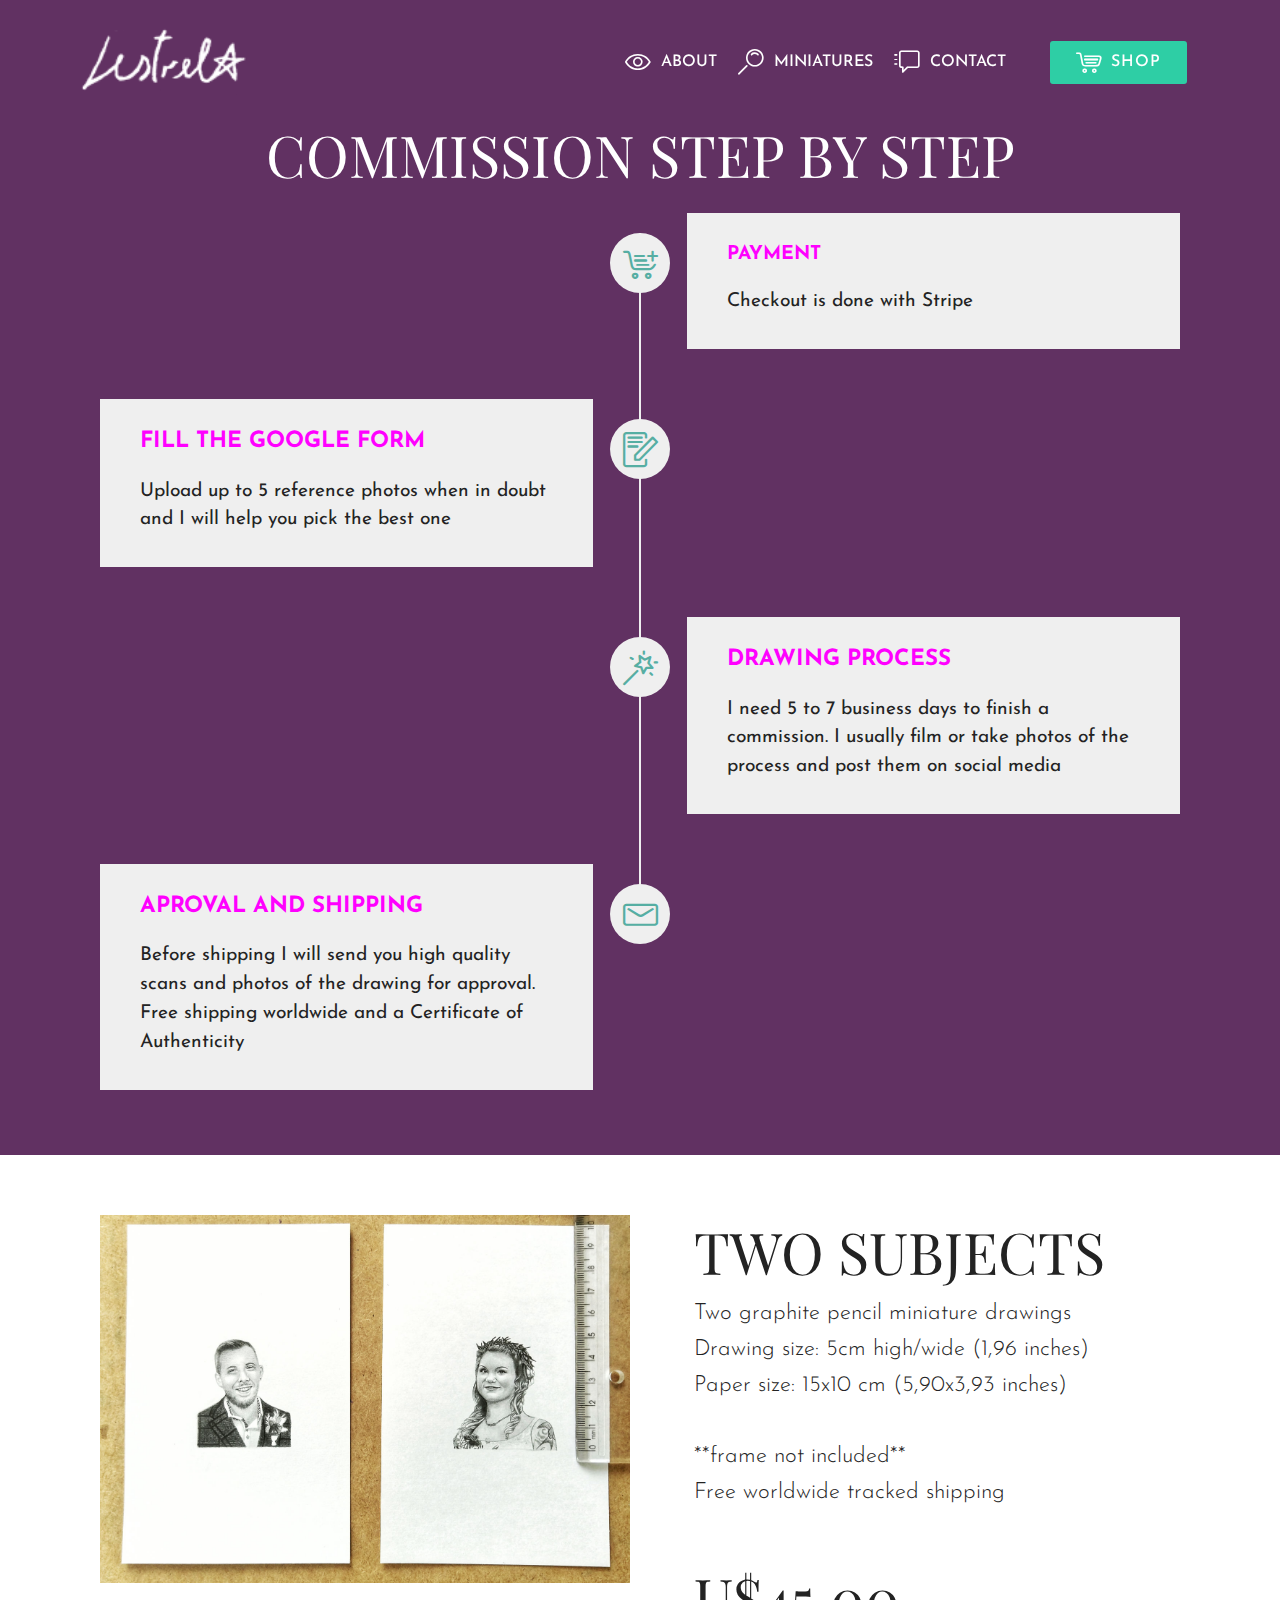
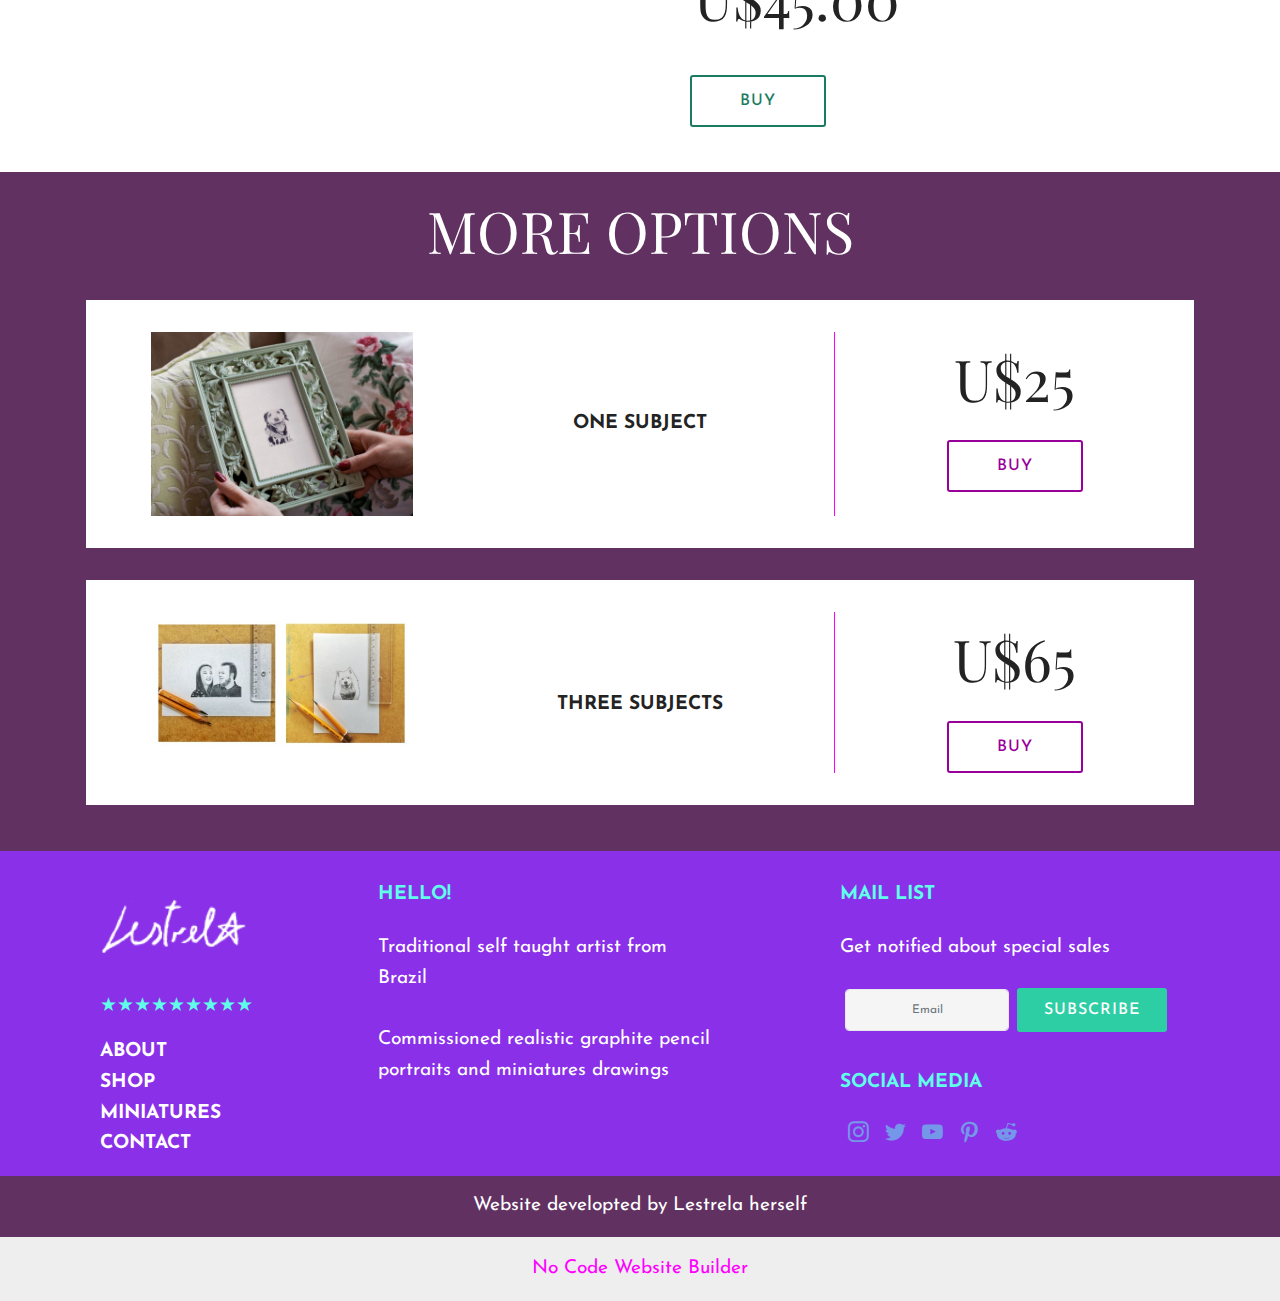
<file: two-subjects-miniature-pencil-drawing.html>
<!DOCTYPE html>
<html  >
<head>
  <!-- Site made with Mobirise Website Builder v5.9.8, https://mobirise.com -->
  <meta charset="UTF-8">
  <meta http-equiv="X-UA-Compatible" content="IE=edge">
  <meta name="generator" content="Mobirise v5.9.8, mobirise.com">
  <meta name="twitter:card" content="summary_large_image"/>
  <meta name="twitter:image:src" content="assets/images/two-subjects-miniature-pencil-drawing-meta.jpg">
  <meta property="og:image" content="assets/images/two-subjects-miniature-pencil-drawing-meta.jpg">
  <meta name="twitter:title" content="Checkout Two Subjects Miniature Drawing">
  <meta name="viewport" content="width=device-width, initial-scale=1, minimum-scale=1">
  <link rel="shortcut icon" href="assets/images/assinatura-verso-1-121x79.png" type="image/x-icon">
  <meta name="description" content="Website Builder Description">
  
  
  <title>Checkout Two Subjects Miniature Drawing</title>
  <link rel="stylesheet" href="assets/web/assets/mobirise-icons-bold/mobirise-icons-bold.css">
  <link rel="stylesheet" href="assets/web/assets/mobirise-icons/mobirise-icons.css">
  <link rel="stylesheet" href="assets/bootstrap/css/bootstrap.min.css">
  <link rel="stylesheet" href="assets/bootstrap/css/bootstrap-grid.min.css">
  <link rel="stylesheet" href="assets/bootstrap/css/bootstrap-reboot.min.css">
  <link rel="stylesheet" href="assets/tether/tether.min.css">
  <link rel="stylesheet" href="assets/dropdown/css/style.css">
  <link rel="stylesheet" href="assets/socicon/css/styles.css">
  <link rel="stylesheet" href="assets/theme/css/style.css">
  <link rel="preload" href="https://fonts.googleapis.com/css?family=Playfair+Display:400,500,600,700,800,900,400i,500i,600i,700i,800i,900i&display=swap" as="style" onload="this.onload=null;this.rel='stylesheet'">
  <noscript><link rel="stylesheet" href="https://fonts.googleapis.com/css?family=Playfair+Display:400,500,600,700,800,900,400i,500i,600i,700i,800i,900i&display=swap"></noscript>
  <link rel="preload" href="https://fonts.googleapis.com/css?family=Josefin+Sans:100,200,300,400,500,600,700,100i,200i,300i,400i,500i,600i,700i&display=swap" as="style" onload="this.onload=null;this.rel='stylesheet'">
  <noscript><link rel="stylesheet" href="https://fonts.googleapis.com/css?family=Josefin+Sans:100,200,300,400,500,600,700,100i,200i,300i,400i,500i,600i,700i&display=swap"></noscript>
  <link rel="preload" as="style" href="assets/mobirise/css/mbr-additional.css"><link rel="stylesheet" href="assets/mobirise/css/mbr-additional.css" type="text/css">

  
  
  
</head>
<body>
  
  <section class="menu cid-tXHth9v8Hs" once="menu" id="menu2-31">

    

    <nav class="navbar navbar-expand beta-menu navbar-dropdown align-items-center navbar-fixed-top navbar-toggleable-sm bg-color transparent">
        <button class="navbar-toggler navbar-toggler-right" type="button" data-toggle="collapse" data-target="#navbarSupportedContent" aria-controls="navbarSupportedContent" aria-expanded="false" aria-label="Toggle navigation">
            <div class="hamburger">
                <span></span>
                <span></span>
                <span></span>
                <span></span>
            </div>
        </button>
        <div class="menu-logo">
            <div class="navbar-brand">
                <span class="navbar-logo">
                    <a href="index.html">
                        <img src="assets/images/assinatura-verso-1-121x79.png" alt="Lestrela art" style="height: 6.8rem;">
                    </a>
                </span>
                
            </div>
        </div>
        <div class="collapse navbar-collapse" id="navbarSupportedContent">
            <ul class="navbar-nav nav-dropdown" data-app-modern-menu="true"><li class="nav-item"><a class="nav-link link text-white text-primary display-4" href="about.html"><span class="mbrib-preview mbr-iconfont mbr-iconfont-btn"></span>ABOUT</a></li><li class="nav-item">
                    <a class="nav-link link text-white text-primary display-4" href="index.html#image4-23"><span class="mbrib-search mbr-iconfont mbr-iconfont-btn"></span>MINIATURES</a>
                </li><li class="nav-item"><a class="nav-link link text-white text-primary display-4" href="index.html#form1-2w"><span class="mbrib-help mbr-iconfont mbr-iconfont-btn"></span>CONTACT</a></li><li class="nav-item">
                    <a class="nav-link link text-white display-4" href="https://mobiri.se"><br><br></a>
                </li></ul>
            <div class="navbar-buttons mbr-section-btn"><a class="btn btn-sm btn-danger display-4" href="index.html#content12-28"><span class="mbrib-shopping-cart mbr-iconfont mbr-iconfont-btn"></span>
                    
                    SHOP</a></div>
        </div>
    </nav>
</section>

<section class="timeline2 cid-tXHtha8nLa" id="timeline2-32">

    

    

    <div class="container align-center">
        <h2 class="mbr-section-title pb-3 mbr-fonts-style display-1">COMMISSION STEP BY STEP</h2>
        

        <div class="container timelines-container" mbri-timelines="">
            <!--1-->
            <div class="row timeline-element reverse separline">
                <span class="iconsBackground">
                    <span class="mbr-iconfont mbrib-cart-add" style="color: rgb(86, 174, 163); fill: rgb(86, 174, 163);"></span>
                </span>          
                <div class="col-xs-12 col-md-6 align-left">
                    <div class="timeline-text-content">
                        <h4 class="mbr-timeline-title pb-3 mbr-fonts-style display-7"><strong>
                            PAYMENT</strong></h4>
                        <p class="mbr-timeline-text mbr-fonts-style display-7">Checkout is done with Stripe</p>
                     </div>
                </div>
            </div>
            <!--2-->
            <div class="row timeline-element separline">
                <span class="iconsBackground">
                    <span class="mbr-iconfont mbrib-edit" style="color: rgb(86, 174, 163); fill: rgb(86, 174, 163);"></span>
                </span>
                <div class="col-xs-12 col-md-6 align-left ">
                    <div class="timeline-text-content">
                        <h4 class="mbr-timeline-title pb-3 mbr-fonts-style display-5"><strong>FILL THE GOOGLE FORM</strong></h4>
                        <p class="mbr-timeline-text mbr-fonts-style display-7">Upload up to 5 reference photos when in doubt and I will help you pick the best one</p>
                    </div>
                </div>
            </div>
            <!--3-->
            <div class="row timeline-element reverse separline">
                <span class="iconsBackground">
                    <span class="mbr-iconfont mbrib-magic-stick" style="color: rgb(86, 174, 163); fill: rgb(86, 174, 163);"></span>
                </span>
                <div class="col-xs-12 col-md-6 align-left">
                    <div class="timeline-text-content">
                        <h4 class="mbr-timeline-title pb-3 mbr-fonts-style display-5"><strong>DRAWING PROCESS</strong></h4>      
                        <p class="mbr-timeline-text mbr-fonts-style display-7">I need 5 to 7 business days to finish a commission. I usually film or take photos of the process and post them on social media</p>
                    </div>
                </div>
            </div>
            <!--4-->
            <div class="row timeline-element ">
                <span class="iconsBackground">
                    <span class="mbr-iconfont mbrib-letter" style="color: rgb(86, 174, 163); fill: rgb(86, 174, 163);"></span>
                </span>
                <div class="col-xs-12 col-md-6 align-left ">
                    <div class="timeline-text-content">
                        <h4 class="mbr-timeline-title pb-3 mbr-fonts-style display-5"><strong>APROVAL AND SHIPPING</strong></h4>
                        <p class="mbr-timeline-text mbr-fonts-style display-7">Before shipping I will send you high quality scans and photos of the drawing for approval. Free shipping worldwide and a Certificate of Authenticity</p>
                    </div>
                </div>
            </div>
            <!--5-->
            
            <!--6-->
            
            <!--7-->
            
            <!--8-->
            
            <!--9-->
            
            <!--10-->
            
            <!--11-->
            
            <!--12-->
            
        </div>
    </div>
</section>

<section class="services2 cid-tXHthbvF1T" id="services2-33">
    <!---->
    
    <!---->
    <!--Overlay-->
    
    <!--Container-->
    <div class="container">
        <div class="col-md-12">
            <div class="media-container-row">
                <div class="mbr-figure" style="width: 55%;">
                    <img src="assets/images/draw-art-artist-realistic-drawing-wedding-colored-pencils-graphite-creative-commission-realism-portrait-traditional-bride-house-decor-1465x1018.jpg" alt="Mobirise">
                </div>
                <div class="align-left aside-content">
                    <h2 class="mbr-title pt-2 mbr-fonts-style display-1">TWO SUBJECTS</h2>
                    <div class="mbr-section-text">
                        <p class="mbr-text text1 pt-2 mbr-light mbr-fonts-style display-5">Two graphite pencil miniature drawings<br>Drawing size: 5cm high/wide (1,96 inches)<br>Paper size:&nbsp;15x10 cm (5,90x3,93 inches)<br><br>**frame not included**<br>Free worldwide tracked shipping</p>
                        <p class="mbr-text text2 pt-4 mbr-light mbr-fonts-style display-1">U$45.00</p>
                    </div>
                    <!--Btn-->
                    <div class="mbr-section-btn pt-3 align-left"><a href="https://buy.stripe.com/fZe6sh5k1f0a7Vm8wx" class="btn btn-danger-outline display-4" target="_blank">BUY</a></div>
                </div>
            </div>
        </div>
    </div>
</section>

<section class="mbr-section content4 cid-tXHthbUTmm" id="content4-34">

    

    <div class="container">
        <div class="media-container-row">
            <div class="title col-12 col-md-8">
                <h2 class="align-center pb-3 mbr-fonts-style display-1">MORE OPTIONS</h2>
                
                
            </div>
        </div>
    </div>
</section>

<section class="services4 cid-tXHthcbEcS" xmlns="http://www.w3.org/1999/html" id="services4-35">
    <!---->
    
    <!---->
    <!--Overlay-->
    
    <!--Container-->
    <div class="container">
        <div class="row">
            <!--Card-1-->
            <div class="card p-3 col-12">
                <div class="card-wrapper media-container-row media-container-row">
                    <div class="card-box">
                        <div class="row">
                            <div class="col-12 col-md-12 col-lg-4">
                                <div class="wrapper">
                                    <!--Image-->
                                    <div class="mbr-figure" style="width: 80%;">
                                        <img src="assets/images/draw-art-artist-realistic-drawing-pastels-colored-pencils-graphite-creative-commission-realism-portrait-traditional-dog-house-decor-1115x784.jpg" alt="Mobirise">
                                    </div>
                                </div>
                            </div>
                            <div class="col-12 col-md-7 col-lg-4">
                                <div class="wrapper col-left">
                                    <!--Title-->
                                    
                                    <!--Subtitle-->
                                    <p class="mbr-text mbr-fonts-style pt-3 display-7"><strong><br></strong><br><strong>ONE SUBJECT</strong></p>
                                </div>
                            </div>
                            <div class="col-12 col-md-5 col-lg-4">
                                <div class="wrapper border_wrapper">
                                    <!--Cost-->
                                    <p class="mbr-text mbr-fonts-style col-right mbr-black align-center display-1">U$25</p>
                                    <!--Btn-->
                                    <div class="mbr-section-btn col-right align-center"><a href="one-subject-miniature-pencil-drawing.html" class="btn m-0 btn-primary-outline display-4">BUY</a></div>
                                </div>
                            </div>
                        </div>
                    </div>
                </div>
            </div>
            <!--Card-2-->
            <div class="card p-3 col-12">
                <div class="card-wrapper media-container-row media-container-row">
                    <div class="card-box">
                        <div class="row">
                            <div class="col-12 col-md-12 col-lg-4">
                                <div class="wrapper">
                                    <!--Image-->
                                    <div class="mbr-figure" style="width: 80%;">
                                        <img src="assets/images/draw-art-artist-realistic-drawing-pastels-colored-pencils-graphite-creative-commission-realism-portrait-traditional-dog-house-decor-8-524x289.jpg" alt="Mobirise">
                                    </div>
                                </div>
                            </div>
                            <div class="col-12 col-md-7 col-lg-4">
                                <div class="wrapper col-left">
                                    <!--Title-->
                                    
                                    <!--Subtitle-->
                                    <p class="mbr-text mbr-fonts-style pt-3 display-7"><br><br><strong>THREE SUBJECTS</strong></p>
                                </div>
                            </div>
                            <div class="col-12 col-md-5 col-lg-4">
                                <div class="wrapper border_wrapper">
                                    <!--Cost-->
                                    <p class="mbr-text mbr-fonts-style col-right mbr-black align-center display-1">U$65</p>
                                    <!--Btn-->
                                    <div class="mbr-section-btn col-right align-center"><a href="three-subjects-miniature-pencil-drawing.html" class="btn m-0 btn-primary-outline display-4">BUY</a></div>
                                </div>
                            </div>
                        </div>
                    </div>
                </div>
            </div>
            <!--Card-3-->
            
        </div>
    </div>
</section>

<section class="footer4 cid-tXHthcVgoJ" id="footer4-36">

    

    

    <div class="container">
        <div class="media-container-row content mbr-white">
            <div class="col-md-3 col-sm-4">
                <div class="mb-3 img-logo">
                    <a href="#top">
                        <img src="assets/images/assinatura-verso-1-121x79.png" alt="Lestrela">
                    </a>
                </div>
                <p class="mb-3 mbr-fonts-style foot-title display-7">★★★★★★★★★</p>
                <p class="mbr-text mbr-fonts-style mbr-links-column display-7"><a href="about.html" class="text-white text-primary"><strong>ABOUT</strong></a>&nbsp;<br><a href="index.html#pricing-tables3-29" class="text-white text-primary"><strong>SHOP</strong></a><strong><br></strong><a href="index.html#image4-23" class="text-white text-primary"><strong>MINIATURES</strong></a><br><a href="index.html#form1-2w" class="text-white text-primary" target="_blank"><strong>CONTACT</strong></a><br></p>
            </div>
            <div class="col-md-4 col-sm-8">
                <p class="mb-4 foot-title mbr-fonts-style display-7"><strong>
                    HELLO!</strong></p>
                <p class="mbr-text mbr-fonts-style foot-text display-7">Traditional self taught artist from Brazil<br><br>Commissioned realistic graphite pencil portraits and miniatures drawings&nbsp; &nbsp; &nbsp; &nbsp; &nbsp;<br><br></p>
            </div>
            <div class="col-md-4 offset-md-1 col-sm-12">
                <p class="mb-4 foot-title mbr-fonts-style display-7"><strong>
                    MAIL LIST</strong></p>
                <p class="mbr-text mbr-fonts-style form-text display-7">Get notified about special sales</p>
                <div class="media-container-column" data-form-type="formoid">
                    <!---Formbuilder Form--->
                    <form action="https://mobirise.eu/" method="POST" class="mbr-form form-with-styler" data-form-title="Mobirise Form"><input type="hidden" name="email" data-form-email="true" value="xC7ud9Idz5UJPYQ8HSxV7DdqPegKhU2hiePvl8ieQL2JxW5F/jIuZ9Ant+5kXCjV0lRIJ09P2M/PZ+dpveuiimxuqLVhVj3Y2JvKdEQlcC/sCsCIozQyIEItakw28cB9">
                        <div class="row form-inline justify-content-center">
                            <div hidden="hidden" data-form-alert="" class="alert alert-success col-12">Thanks for filling out the form!</div>
                            <div hidden="hidden" data-form-alert-danger="" class="alert alert-danger col-12">
                                                    </div>
                        </div>
                        <div class="dragArea row form-inline justify-content-center">
                            <div class="col-auto  form-group " data-for="email">
                                <input type="email" name="email" placeholder="Email" data-form-field="Email" required="required" class="form-control input-sm input-inverse my-2 display-7" id="email-footer4-36">
                            </div>
                            <div class="col-auto input-group-btn m-2"><button type="submit" class="btn m-0 btn-danger display-4">SUBSCRIBE</button></div>
                        </div>
                    </form><!---Formbuilder Form--->
                </div>
                <p class="mb-4 mbr-fonts-style foot-title display-7"><br><strong>SOCIAL MEDIA</strong></p>
                <div class="social-list pl-0 mb-0">
                        <div class="soc-item">
                            <a href="https://instagram.com/lestrela.art" target="_blank">
                                <span class="mbr-iconfont mbr-iconfont-social socicon-instagram socicon" style="color: rgb(96, 253, 234); fill: rgb(96, 253, 234);"></span>
                            </a>
                        </div>
                        <div class="soc-item">
                            <a href="https://www.twitter.com/L3str3l4" target="_blank">
                                <span class="mbr-iconfont mbr-iconfont-social socicon-twitter socicon" style="color: rgb(96, 253, 234); fill: rgb(96, 253, 234);"></span>
                            </a>
                        </div>
                        <div class="soc-item">
                            <a href="https://www.youtube.com/@Lestrela " target="_blank">
                                <span class="mbr-iconfont mbr-iconfont-social socicon-youtube socicon" style="color: rgb(96, 253, 234); fill: rgb(96, 253, 234);"></span>
                            </a>
                        </div>
                        <div class="soc-item">
                            <a href="https://pinterest.com/LestrelaArt/" target="_blank">
                                <span class="mbr-iconfont mbr-iconfont-social socicon-pinterest socicon" style="color: rgb(96, 253, 234); fill: rgb(96, 253, 234);"></span>
                            </a>
                        </div>
                        <div class="soc-item">
                            <a href="https://www.reddit.com/user/Lestrela" target="_blank">
                                <span class="mbr-iconfont mbr-iconfont-social socicon-reddit socicon" style="color: rgb(96, 253, 234); fill: rgb(96, 253, 234);"></span>
                            </a>
                        </div>
                        
                </div>
            </div>
        </div>
        
    </div>
</section>

<section once="footers" class="cid-tXHthdVED5" id="footer6-37">

    

    

    <div class="container">
        <div class="media-container-row align-center mbr-white">
            <div class="col-12">
                <p class="mbr-text mb-0 mbr-fonts-style display-7">
                    Website developted by <a href="mailto:lestrelart@gmail.com" class="text-white">Lestrela</a>&nbsp;herself</p>
            </div>
        </div>
    </div>
</section><section class="display-7" style="padding: 0;align-items: center;justify-content: center;flex-wrap: wrap;    align-content: center;display: flex;position: relative;height: 4rem;"><a href="https://mobiri.se/258099" style="flex: 1 1;height: 4rem;position: absolute;width: 100%;z-index: 1;"><img alt="" style="height: 4rem;" src="[data-uri]"></a><p style="margin: 0;text-align: center;" class="display-7">&#8204;</p><a style="z-index:1" href="https://mobirise.com/builder/no-code-website-builder.html">No Code Website Builder</a></section><script src="assets/popper/popper.min.js"></script>  <script src="assets/web/assets/jquery/jquery.min.js"></script>  <script src="assets/bootstrap/js/bootstrap.min.js"></script>  <script src="assets/tether/tether.min.js"></script>  <script src="assets/smoothscroll/smooth-scroll.js"></script>  <script src="assets/dropdown/js/nav-dropdown.js"></script>  <script src="assets/dropdown/js/navbar-dropdown.js"></script>  <script src="assets/touchswipe/jquery.touch-swipe.min.js"></script>  <script src="assets/theme/js/script.js"></script>  <script src="assets/formoid/formoid.min.js"></script>  
  
  
 <div id="scrollToTop" class="scrollToTop mbr-arrow-up"><a style="text-align: center;"><i class="mbr-arrow-up-icon mbr-arrow-up-icon-cm cm-icon cm-icon-smallarrow-up"></i></a></div>
  </body>
</html>
</file>
<file: assets/web/assets/mobirise-icons-bold/mobirise-icons-bold.css>
@font-face {
  font-family: 'mobirise-icons-bold';
  font-display: swap;
  src:  url('mobirise-icons-bold.eot?m1l4yr');
  src:  url('mobirise-icons-bold.eot?m1l4yr#iefix') format('embedded-opentype'),
    url('mobirise-icons-bold.ttf?m1l4yr') format('truetype'),
    url('mobirise-icons-bold.woff?m1l4yr') format('woff'),
    url('mobirise-icons-bold.svg?m1l4yr#mobirise-icons-bold') format('svg');
  font-weight: normal;
  font-style: normal;
}

[class^="mbrib-"], [class*="mbrib-"] {
  /* use !important to prevent issues with browser extensions that change fonts */
  font-family: 'mobirise-icons-bold' !important;
  speak: none;
  font-style: normal;
  font-weight: normal;
  font-variant: normal;
  text-transform: none;
  line-height: 1;

  /* Better Font Rendering =========== */
  -webkit-font-smoothing: antialiased;
  -moz-osx-font-smoothing: grayscale;
}

.mbrib-add-submenu:before {
  content: "\e900";
}
.mbrib-alert:before {
  content: "\e901";
}
.mbrib-align-center:before {
  content: "\e902";
}
.mbrib-align-justify:before {
  content: "\e903";
}
.mbrib-align-left:before {
  content: "\e904";
}
.mbrib-align-right:before {
  content: "\e905";
}
.mbrib-android:before {
  content: "\e906";
}
.mbrib-apple:before {
  content: "\e907";
}
.mbrib-arrow-down:before {
  content: "\e908";
}
.mbrib-arrow-next:before {
  content: "\e909";
}
.mbrib-arrow-prev:before {
  content: "\e90a";
}
.mbrib-arrow-up:before {
  content: "\e90b";
}
.mbrib-bold:before {
  content: "\e90c";
}
.mbrib-bookmark:before {
  content: "\e90d";
}
.mbrib-bootstrap:before {
  content: "\e90e";
}
.mbrib-briefcase:before {
  content: "\e90f";
}
.mbrib-browse:before {
  content: "\e910";
}
.mbrib-bulleted-list:before {
  content: "\e911";
}
.mbrib-calendar:before {
  content: "\e912";
}
.mbrib-camera:before {
  content: "\e913";
}
.mbrib-cart-add:before {
  content: "\e914";
}
.mbrib-cart-full:before {
  content: "\e915";
}
.mbrib-cash:before {
  content: "\e916";
}
.mbrib-change-style:before {
  content: "\e917";
}
.mbrib-chat:before {
  content: "\e918";
}
.mbrib-clock:before {
  content: "\e919";
}
.mbrib-close:before {
  content: "\e91a";
}
.mbrib-cloud:before {
  content: "\e91b";
}
.mbrib-code:before {
  content: "\e91c";
}
.mbrib-contact-form:before {
  content: "\e91d";
}
.mbrib-credit-card:before {
  content: "\e91e";
}
.mbrib-cursor-click:before {
  content: "\e91f";
}
.mbrib-cust-feedback:before {
  content: "\e920";
}
.mbrib-database:before {
  content: "\e921";
}
.mbrib-delivery:before {
  content: "\e922";
}
.mbrib-desktop:before {
  content: "\e923";
}
.mbrib-devices:before {
  content: "\e924";
}
.mbrib-down:before {
  content: "\e925";
}
.mbrib-download:before {
  content: "\e926";
}
.mbrib-drag-n-drop:before {
  content: "\e927";
}
.mbrib-drag-n-drop2:before {
  content: "\e928";
}
.mbrib-edit:before {
  content: "\e929";
}
.mbrib-edit2:before {
  content: "\e92a";
}
.mbrib-error:before {
  content: "\e92b";
}
.mbrib-extension:before {
  content: "\e92c";
}
.mbrib-features:before {
  content: "\e92d";
}
.mbrib-file:before {
  content: "\e92e";
}
.mbrib-flag:before {
  content: "\e92f";
}
.mbrib-folder:before {
  content: "\e930";
}
.mbrib-gift:before {
  content: "\e931";
}
.mbrib-github:before {
  content: "\e932";
}
.mbrib-globe-2:before {
  content: "\e933";
}
.mbrib-globe:before {
  content: "\e934";
}
.mbrib-growing-chart:before {
  content: "\e935";
}
.mbrib-hearth:before {
  content: "\e936";
}
.mbrib-help:before {
  content: "\e937";
}
.mbrib-home:before {
  content: "\e938";
}
.mbrib-hot-cup:before {
  content: "\e939";
}
.mbrib-idea:before {
  content: "\e93a";
}
.mbrib-image-gallery:before {
  content: "\e93b";
}
.mbrib-image-slider:before {
  content: "\e93c";
}
.mbrib-info:before {
  content: "\e93d";
}
.mbrib-italic:before {
  content: "\e93e";
}
.mbrib-key:before {
  content: "\e93f";
}
.mbrib-laptop:before {
  content: "\e940";
}
.mbrib-layers:before {
  content: "\e941";
}
.mbrib-left-right:before {
  content: "\e942";
}
.mbrib-left:before {
  content: "\e943";
}
.mbrib-letter:before {
  content: "\e944";
}
.mbrib-like:before {
  content: "\e945";
}
.mbrib-link:before {
  content: "\e946";
}
.mbrib-lock:before {
  content: "\e947";
}
.mbrib-login:before {
  content: "\e948";
}
.mbrib-logout:before {
  content: "\e949";
}
.mbrib-magic-stick:before {
  content: "\e94a";
}
.mbrib-map-pin:before {
  content: "\e94b";
}
.mbrib-menu:before {
  content: "\e94c";
}
.mbrib-mobile:before {
  content: "\e94d";
}
.mbrib-mobile2:before {
  content: "\e94e";
}
.mbrib-mobirise:before {
  content: "\e94f";
}
.mbrib-more-horizontal:before {
  content: "\e950";
}
.mbrib-more-vertical:before {
  content: "\e951";
}
.mbrib-music:before {
  content: "\e952";
}
.mbrib-new-file:before {
  content: "\e953";
}
.mbrib-numbered-list:before {
  content: "\e954";
}
.mbrib-opened-folder:before {
  content: "\e955";
}
.mbrib-pages:before {
  content: "\e956";
}
.mbrib-paper-plane:before {
  content: "\e957";
}
.mbrib-paperclip:before {
  content: "\e958";
}
.mbrib-photo:before {
  content: "\e959";
}
.mbrib-photos:before {
  content: "\e95a";
}
.mbrib-pin:before {
  content: "\e95b";
}
.mbrib-play:before {
  content: "\e95c";
}
.mbrib-plus:before {
  content: "\e95d";
}
.mbrib-preview:before {
  content: "\e95e";
}
.mbrib-print:before {
  content: "\e95f";
}
.mbrib-protect:before {
  content: "\e960";
}
.mbrib-question:before {
  content: "\e961";
}
.mbrib-quote-left:before {
  content: "\e962";
}
.mbrib-quote-right:before {
  content: "\e963";
}
.mbrib-redo:before {
  content: "\e964";
}
.mbrib-refresh:before {
  content: "\e965";
}
.mbrib-responsive:before {
  content: "\e966";
}
.mbrib-right:before {
  content: "\e967";
}
.mbrib-rocket:before {
  content: "\e968";
}
.mbrib-sad-face:before {
  content: "\e969";
}
.mbrib-sale:before {
  content: "\e96a";
}
.mbrib-save:before {
  content: "\e96b";
}
.mbrib-search:before {
  content: "\e96c";
}
.mbrib-setting:before {
  content: "\e96d";
}
.mbrib-setting2:before {
  content: "\e96e";
}
.mbrib-setting3:before {
  content: "\e96f";
}
.mbrib-share:before {
  content: "\e970";
}
.mbrib-shopping-bag:before {
  content: "\e971";
}
.mbrib-shopping-basket:before {
  content: "\e972";
}
.mbrib-shopping-cart:before {
  content: "\e973";
}
.mbrib-sites:before {
  content: "\e974";
}
.mbrib-smile-face:before {
  content: "\e975";
}
.mbrib-speed:before {
  content: "\e976";
}
.mbrib-star:before {
  content: "\e977";
}
.mbrib-success:before {
  content: "\e978";
}
.mbrib-sun:before {
  content: "\e979";
}
.mbrib-sun2:before {
  content: "\e97a";
}
.mbrib-tablet-vertical:before {
  content: "\e97b";
}
.mbrib-tablet:before {
  content: "\e97c";
}
.mbrib-target:before {
  content: "\e97d";
}
.mbrib-timer:before {
  content: "\e97e";
}
.mbrib-to-ftp:before {
  content: "\e97f";
}
.mbrib-to-local-drive:before {
  content: "\e980";
}
.mbrib-touch-swipe:before {
  content: "\e981";
}
.mbrib-touch:before {
  content: "\e982";
}
.mbrib-trash:before {
  content: "\e983";
}
.mbrib-underline:before {
  content: "\e984";
}
.mbrib-undo:before {
  content: "\e985";
}
.mbrib-unlink:before {
  content: "\e986";
}
.mbrib-unlock:before {
  content: "\e987";
}
.mbrib-up-down:before {
  content: "\e988";
}
.mbrib-up:before {
  content: "\e989";
}
.mbrib-update:before {
  content: "\e98a";
}
.mbrib-upload:before {
  content: "\e98b";
}
.mbrib-user:before {
  content: "\e98c";
}
.mbrib-user2:before {
  content: "\e98d";
}
.mbrib-users:before {
  content: "\e98e";
}
.mbrib-video-play:before {
  content: "\e98f";
}
.mbrib-video:before {
  content: "\e990";
}
.mbrib-watch:before {
  content: "\e991";
}
.mbrib-website-theme:before {
  content: "\e992";
}
.mbrib-wifi:before {
  content: "\e993";
}
.mbrib-windows:before {
  content: "\e994";
}
.mbrib-zoom-out:before {
  content: "\e995";
}
</file>
<file: assets/web/assets/mobirise-icons/mobirise-icons.css>
@font-face {
  font-family: 'MobiriseIcons';
  src:  url('mobirise-icons.eot?spat4u');
  src:  url('mobirise-icons.eot?spat4u#iefix') format('embedded-opentype'),
    url('mobirise-icons.ttf?spat4u') format('truetype'),
    url('mobirise-icons.woff?spat4u') format('woff'),
    url('mobirise-icons.svg?spat4u#MobiriseIcons') format('svg');
  font-weight: normal;
  font-style: normal;
  font-display: swap;
}

[class^="mbri-"], [class*=" mbri-"] {
  /* use !important to prevent issues with browser extensions that change fonts */
  font-family: MobiriseIcons !important;
  speak: none;
  font-style: normal;
  font-weight: normal;
  font-variant: normal;
  text-transform: none;
  line-height: 1;

  /* Better Font Rendering =========== */
  -webkit-font-smoothing: antialiased;
  -moz-osx-font-smoothing: grayscale;
}

.mbri-add-submenu:before {
  content: "\e900";
}
.mbri-alert:before {
  content: "\e901";
}
.mbri-align-center:before {
  content: "\e902";
}
.mbri-align-justify:before {
  content: "\e903";
}
.mbri-align-left:before {
  content: "\e904";
}
.mbri-align-right:before {
  content: "\e905";
}
.mbri-android:before {
  content: "\e906";
}
.mbri-apple:before {
  content: "\e907";
}
.mbri-arrow-down:before {
  content: "\e908";
}
.mbri-arrow-next:before {
  content: "\e909";
}
.mbri-arrow-prev:before {
  content: "\e90a";
}
.mbri-arrow-up:before {
  content: "\e90b";
}
.mbri-bold:before {
  content: "\e90c";
}
.mbri-bookmark:before {
  content: "\e90d";
}
.mbri-bootstrap:before {
  content: "\e90e";
}
.mbri-briefcase:before {
  content: "\e90f";
}
.mbri-browse:before {
  content: "\e910";
}
.mbri-bulleted-list:before {
  content: "\e911";
}
.mbri-calendar:before {
  content: "\e912";
}
.mbri-camera:before {
  content: "\e913";
}
.mbri-cart-add:before {
  content: "\e914";
}
.mbri-cart-full:before {
  content: "\e915";
}
.mbri-cash:before {
  content: "\e916";
}
.mbri-change-style:before {
  content: "\e917";
}
.mbri-chat:before {
  content: "\e918";
}
.mbri-clock:before {
  content: "\e919";
}
.mbri-close:before {
  content: "\e91a";
}
.mbri-cloud:before {
  content: "\e91b";
}
.mbri-code:before {
  content: "\e91c";
}
.mbri-contact-form:before {
  content: "\e91d";
}
.mbri-credit-card:before {
  content: "\e91e";
}
.mbri-cursor-click:before {
  content: "\e91f";
}
.mbri-cust-feedback:before {
  content: "\e920";
}
.mbri-database:before {
  content: "\e921";
}
.mbri-delivery:before {
  content: "\e922";
}
.mbri-desktop:before {
  content: "\e923";
}
.mbri-devices:before {
  content: "\e924";
}
.mbri-down:before {
  content: "\e925";
}
.mbri-download:before {
  content: "\e989";
}
.mbri-drag-n-drop:before {
  content: "\e927";
}
.mbri-drag-n-drop2:before {
  content: "\e928";
}
.mbri-edit:before {
  content: "\e929";
}
.mbri-edit2:before {
  content: "\e92a";
}
.mbri-error:before {
  content: "\e92b";
}
.mbri-extension:before {
  content: "\e92c";
}
.mbri-features:before {
  content: "\e92d";
}
.mbri-file:before {
  content: "\e92e";
}
.mbri-flag:before {
  content: "\e92f";
}
.mbri-folder:before {
  content: "\e930";
}
.mbri-gift:before {
  content: "\e931";
}
.mbri-github:before {
  content: "\e932";
}
.mbri-globe:before {
  content: "\e933";
}
.mbri-globe-2:before {
  content: "\e934";
}
.mbri-growing-chart:before {
  content: "\e935";
}
.mbri-hearth:before {
  content: "\e936";
}
.mbri-help:before {
  content: "\e937";
}
.mbri-home:before {
  content: "\e938";
}
.mbri-hot-cup:before {
  content: "\e939";
}
.mbri-idea:before {
  content: "\e93a";
}
.mbri-image-gallery:before {
  content: "\e93b";
}
.mbri-image-slider:before {
  content: "\e93c";
}
.mbri-info:before {
  content: "\e93d";
}
.mbri-italic:before {
  content: "\e93e";
}
.mbri-key:before {
  content: "\e93f";
}
.mbri-laptop:before {
  content: "\e940";
}
.mbri-layers:before {
  content: "\e941";
}
.mbri-left-right:before {
  content: "\e942";
}
.mbri-left:before {
  content: "\e943";
}
.mbri-letter:before {
  content: "\e944";
}
.mbri-like:before {
  content: "\e945";
}
.mbri-link:before {
  content: "\e946";
}
.mbri-lock:before {
  content: "\e947";
}
.mbri-login:before {
  content: "\e948";
}
.mbri-logout:before {
  content: "\e949";
}
.mbri-magic-stick:before {
  content: "\e94a";
}
.mbri-map-pin:before {
  content: "\e94b";
}
.mbri-menu:before {
  content: "\e94c";
}
.mbri-mobile:before {
  content: "\e94d";
}
.mbri-mobile2:before {
  content: "\e94e";
}
.mbri-mobirise:before {
  content: "\e94f";
}
.mbri-more-horizontal:before {
  content: "\e950";
}
.mbri-more-vertical:before {
  content: "\e951";
}
.mbri-music:before {
  content: "\e952";
}
.mbri-new-file:before {
  content: "\e953";
}
.mbri-numbered-list:before {
  content: "\e954";
}
.mbri-opened-folder:before {
  content: "\e955";
}
.mbri-pages:before {
  content: "\e956";
}
.mbri-paper-plane:before {
  content: "\e957";
}
.mbri-paperclip:before {
  content: "\e958";
}
.mbri-photo:before {
  content: "\e959";
}
.mbri-photos:before {
  content: "\e95a";
}
.mbri-pin:before {
  content: "\e95b";
}
.mbri-play:before {
  content: "\e95c";
}
.mbri-plus:before {
  content: "\e95d";
}
.mbri-preview:before {
  content: "\e95e";
}
.mbri-print:before {
  content: "\e95f";
}
.mbri-protect:before {
  content: "\e960";
}
.mbri-question:before {
  content: "\e961";
}
.mbri-quote-left:before {
  content: "\e962";
}
.mbri-quote-right:before {
  content: "\e963";
}
.mbri-refresh:before {
  content: "\e964";
}
.mbri-responsive:before {
  content: "\e965";
}
.mbri-right:before {
  content: "\e966";
}
.mbri-rocket:before {
  content: "\e967";
}
.mbri-sad-face:before {
  content: "\e968";
}
.mbri-sale:before {
  content: "\e969";
}
.mbri-save:before {
  content: "\e96a";
}
.mbri-search:before {
  content: "\e96b";
}
.mbri-setting:before {
  content: "\e96c";
}
.mbri-setting2:before {
  content: "\e96d";
}
.mbri-setting3:before {
  content: "\e96e";
}
.mbri-share:before {
  content: "\e96f";
}
.mbri-shopping-bag:before {
  content: "\e970";
}
.mbri-shopping-basket:before {
  content: "\e971";
}
.mbri-shopping-cart:before {
  content: "\e972";
}
.mbri-sites:before {
  content: "\e973";
}
.mbri-smile-face:before {
  content: "\e974";
}
.mbri-speed:before {
  content: "\e975";
}
.mbri-star:before {
  content: "\e976";
}
.mbri-success:before {
  content: "\e977";
}
.mbri-sun:before {
  content: "\e978";
}
.mbri-sun2:before {
  content: "\e979";
}
.mbri-tablet:before {
  content: "\e97a";
}
.mbri-tablet-vertical:before {
  content: "\e97b";
}
.mbri-target:before {
  content: "\e97c";
}
.mbri-timer:before {
  content: "\e97d";
}
.mbri-to-ftp:before {
  content: "\e97e";
}
.mbri-to-local-drive:before {
  content: "\e97f";
}
.mbri-touch-swipe:before {
  content: "\e980";
}
.mbri-touch:before {
  content: "\e981";
}
.mbri-trash:before {
  content: "\e982";
}
.mbri-underline:before {
  content: "\e983";
}
.mbri-unlink:before {
  content: "\e984";
}
.mbri-unlock:before {
  content: "\e985";
}
.mbri-up-down:before {
  content: "\e986";
}
.mbri-up:before {
  content: "\e987";
}
.mbri-update:before {
  content: "\e988";
}
.mbri-upload:before {
 content: "\e926"; 
}
.mbri-user:before {
  content: "\e98a";
}
.mbri-user2:before {
  content: "\e98b";
}
.mbri-users:before {
  content: "\e98c";
}
.mbri-video:before {
  content: "\e98d";
}
.mbri-video-play:before {
  content: "\e98e";
}
.mbri-watch:before {
  content: "\e98f";
}
.mbri-website-theme:before {
  content: "\e990";
}
.mbri-wifi:before {
  content: "\e991";
}
.mbri-windows:before {
  content: "\e992";
}
.mbri-zoom-out:before {
  content: "\e993";
}
.mbri-redo:before {
  content: "\e994";
}
.mbri-undo:before {
  content: "\e995";
}
</file>
<file: assets/dropdown/css/style.css>
.navbar-dropdown {
  left: 0;
  padding: 0;
  position: absolute;
  right: 0;
  top: 0;
  transition: all 0.45s ease;
  z-index: 1030;
  background: #282828; }
  .navbar-dropdown .navbar-logo {
    margin-right: 0.8rem;
    transition: margin 0.3s ease-in-out;
    vertical-align: middle; }
    .navbar-dropdown .navbar-logo img {
      height: 3.125rem;
      transition: all 0.3s ease-in-out; }
    .navbar-dropdown .navbar-logo.mbr-iconfont {
      font-size: 3.125rem;
      line-height: 3.125rem; }
  .navbar-dropdown .navbar-caption {
    font-weight: 700;
    white-space: normal;
    vertical-align: -4px;
    line-height: 3.125rem !important; }
    .navbar-dropdown .navbar-caption, .navbar-dropdown .navbar-caption:hover {
      color: inherit;
      text-decoration: none; }
  .navbar-dropdown .mbr-iconfont + .navbar-caption {
    vertical-align: -1px; }
  .navbar-dropdown.navbar-fixed-top {
    position: fixed; }
  .navbar-dropdown .navbar-brand span {
    vertical-align: -4px; }
  .navbar-dropdown.bg-color.transparent {
    background: none; }
  .navbar-dropdown.navbar-short .navbar-brand {
    padding: 0.625rem 0; }
    .navbar-dropdown.navbar-short .navbar-brand span {
      vertical-align: -1px; }
  .navbar-dropdown.navbar-short .navbar-caption {
    line-height: 2.375rem !important;
    vertical-align: -2px; }
  .navbar-dropdown.navbar-short .navbar-logo {
    margin-right: 0.5rem; }
    .navbar-dropdown.navbar-short .navbar-logo img {
      height: 2.375rem; }
    .navbar-dropdown.navbar-short .navbar-logo.mbr-iconfont {
      font-size: 2.375rem;
      line-height: 2.375rem; }
  .navbar-dropdown.navbar-short .mbr-table-cell {
    height: 3.625rem; }
  .navbar-dropdown .navbar-close {
    left: 0.6875rem;
    position: fixed;
    top: 0.75rem;
    z-index: 1000; }
  .navbar-dropdown .hamburger-icon {
    content: "";
    display: inline-block;
    vertical-align: middle;
    width: 16px;
    -webkit-box-shadow: 0 -6px 0 1px #282828,0 0 0 1px #282828,0 6px 0 1px #282828;
    -moz-box-shadow: 0 -6px 0 1px #282828,0 0 0 1px #282828,0 6px 0 1px #282828;
    box-shadow: 0 -6px 0 1px #282828,0 0 0 1px #282828,0 6px 0 1px #282828; }

.dropdown-menu .dropdown-toggle[data-toggle="dropdown-submenu"]::after {
  border-bottom: 0.35em solid transparent;
  border-left: 0.35em solid;
  border-right: 0;
  border-top: 0.35em solid transparent;
  margin-left: 0.3rem; }

.dropdown-menu .dropdown-item:focus {
  outline: 0; }

.nav-dropdown {
  font-size: 0.75rem;
  font-weight: 500;
  height: auto !important; }
  .nav-dropdown .nav-btn {
    padding-left: 1rem; }
  .nav-dropdown .link {
    margin: .667em 1.667em;
    font-weight: 500;
    padding: 0;
    transition: color .2s ease-in-out; }
    .nav-dropdown .link.dropdown-toggle {
      margin-right: 2.583em; }
      .nav-dropdown .link.dropdown-toggle::after {
        margin-left: .25rem;
        border-top: 0.35em solid;
        border-right: 0.35em solid transparent;
        border-left: 0.35em solid transparent;
        border-bottom: 0; }
      .nav-dropdown .link.dropdown-toggle[aria-expanded="true"] {
        margin: 0;
        padding: 0.667em 3.263em  0.667em 1.667em; }
  .nav-dropdown .link::after,
  .nav-dropdown .dropdown-item::after {
    color: inherit; }
  .nav-dropdown .btn {
    font-size: 0.75rem;
    font-weight: 700;
    letter-spacing: 0;
    margin-bottom: 0;
    padding-left: 1.25rem;
    padding-right: 1.25rem; }
  .nav-dropdown .dropdown-menu {
    border-radius: 0;
    border: 0;
    left: 0;
    margin: 0;
    padding-bottom: 1.25rem;
    padding-top: 1.25rem;
    position: relative; }
  .nav-dropdown .dropdown-submenu {
    margin-left: 0.125rem;
    top: 0; }
  .nav-dropdown .dropdown-item {
    font-weight: 500;
    line-height: 2;
    padding: 0.3846em 4.615em 0.3846em 1.5385em;
    position: relative;
    transition: color .2s ease-in-out, background-color .2s ease-in-out; }
    .nav-dropdown .dropdown-item::after {
      margin-top: -0.3077em;
      position: absolute;
      right: 1.1538em;
      top: 50%; }
    .nav-dropdown .dropdown-item:focus, .nav-dropdown .dropdown-item:hover {
      background: none; }

@media (max-width: 767px) {
  .nav-dropdown.navbar-toggleable-sm {
    bottom: 0;
    display: none;
    left: 0;
    overflow-x: hidden;
    position: fixed;
    top: 0;
    transform: translateX(-100%);
    -ms-transform: translateX(-100%);
    -webkit-transform: translateX(-100%);
    width: 18.75rem;
    z-index: 999; } }
.nav-dropdown.navbar-toggleable-xl {
  bottom: 0;
  display: none;
  left: 0;
  overflow-x: hidden;
  position: fixed;
  top: 0;
  transform: translateX(-100%);
  -ms-transform: translateX(-100%);
  -webkit-transform: translateX(-100%);
  width: 18.75rem;
  z-index: 999; }

.nav-dropdown-sm {
  display: block !important;
  overflow-x: hidden;
  overflow: auto;
  padding-top: 3.875rem; }
  .nav-dropdown-sm::after {
    content: "";
    display: block;
    height: 3rem;
    width: 100%; }
  .nav-dropdown-sm.collapse.in ~ .navbar-close {
    display: block !important; }
  .nav-dropdown-sm.collapsing, .nav-dropdown-sm.collapse.in {
    transform: translateX(0);
    -ms-transform: translateX(0);
    -webkit-transform: translateX(0);
    transition: all 0.25s ease-out;
    -webkit-transition: all 0.25s ease-out;
    background: #282828; }
  .nav-dropdown-sm.collapsing[aria-expanded="false"] {
    transform: translateX(-100%);
    -ms-transform: translateX(-100%);
    -webkit-transform: translateX(-100%); }
  .nav-dropdown-sm .nav-item {
    display: block;
    margin-left: 0 !important;
    padding-left: 0; }
  .nav-dropdown-sm .link,
  .nav-dropdown-sm .dropdown-item {
    border-top: 1px dotted rgba(255, 255, 255, 0.1);
    font-size: 0.8125rem;
    line-height: 1.6;
    margin: 0 !important;
    padding: 0.875rem 2.4rem 0.875rem 1.5625rem !important;
    position: relative;
    white-space: normal; }
    .nav-dropdown-sm .link:focus, .nav-dropdown-sm .link:hover,
    .nav-dropdown-sm .dropdown-item:focus,
    .nav-dropdown-sm .dropdown-item:hover {
      background: rgba(0, 0, 0, 0.2) !important;
      color: #c0a375; }
  .nav-dropdown-sm .nav-btn {
    position: relative;
    padding: 1.5625rem 1.5625rem 0 1.5625rem; }
    .nav-dropdown-sm .nav-btn::before {
      border-top: 1px dotted rgba(255, 255, 255, 0.1);
      content: "";
      left: 0;
      position: absolute;
      top: 0;
      width: 100%; }
    .nav-dropdown-sm .nav-btn + .nav-btn {
      padding-top: 0.625rem; }
      .nav-dropdown-sm .nav-btn + .nav-btn::before {
        display: none; }
  .nav-dropdown-sm .btn {
    padding: 0.625rem 0; }
  .nav-dropdown-sm .dropdown-toggle[data-toggle="dropdown-submenu"]::after {
    margin-left: .25rem;
    border-top: 0.35em solid;
    border-right: 0.35em solid transparent;
    border-left: 0.35em solid transparent;
    border-bottom: 0; }
  .nav-dropdown-sm .dropdown-toggle[data-toggle="dropdown-submenu"][aria-expanded="true"]::after {
    border-top: 0;
    border-right: 0.35em solid transparent;
    border-left: 0.35em solid transparent;
    border-bottom: 0.35em solid; }
  .nav-dropdown-sm .dropdown-menu {
    margin: 0;
    padding: 0;
    position: relative;
    top: 0;
    left: 0;
    width: 100%;
    border: 0;
    float: none;
    border-radius: 0;
    background: none; }
  .nav-dropdown-sm .dropdown-submenu {
    left: 100%;
    margin-left: 0.125rem;
    margin-top: -1.25rem;
    top: 0; }

.navbar-toggleable-sm .nav-dropdown .dropdown-menu {
  position: absolute; }

.navbar-toggleable-sm .nav-dropdown .dropdown-submenu {
  left: 100%;
  margin-left: 0.125rem;
  margin-top: -1.25rem;
  top: 0; }

.navbar-toggleable-sm.opened .nav-dropdown .dropdown-menu {
  position: relative; }

.navbar-toggleable-sm.opened .nav-dropdown .dropdown-submenu {
  left: 0;
  margin-left: 00rem;
  margin-top: 0rem;
  top: 0; }

.is-builder .nav-dropdown.collapsing {
  transition: none !important; }

/*# sourceMappingURL=style.css.map */
</file>
<file: assets/socicon/css/styles.css>
@charset "UTF-8";

@font-face {
  font-family: 'Socicon';
  src:  url('../fonts/socicon.eot');
  src:  url('../fonts/socicon.eot?#iefix') format('embedded-opentype'),
    url('../fonts/socicon.woff2') format('woff2'),
    url('../fonts/socicon.ttf') format('truetype'),
    url('../fonts/socicon.woff') format('woff'),
    url('../fonts/socicon.svg#socicon') format('svg');
  font-weight: normal;
  font-style: normal;
}

[data-icon]:before {
  font-family: "socicon" !important;
  content: attr(data-icon);
  font-style: normal !important;
  font-weight: normal !important;
  font-variant: normal !important;
  text-transform: none !important;
  speak: none;
  line-height: 1;
  -webkit-font-smoothing: antialiased;
  -moz-osx-font-smoothing: grayscale;
}

[class^="socicon-"], [class*=" socicon-"] {
  /* use !important to prevent issues with browser extensions that change fonts */
  font-family: 'Socicon' !important;
  speak: none;
  font-style: normal;
  font-weight: normal;
  font-variant: normal;
  text-transform: none;
  line-height: 1;

  /* Better Font Rendering =========== */
  -webkit-font-smoothing: antialiased;
  -moz-osx-font-smoothing: grayscale;
}

.socicon-eitaa:before {
  content: "\e97c";
}
.socicon-soroush:before {
  content: "\e97d";
}
.socicon-bale:before {
  content: "\e97e";
}
.socicon-zazzle:before {
  content: "\e97b";
}
.socicon-society6:before {
  content: "\e97a";
}
.socicon-redbubble:before {
  content: "\e979";
}
.socicon-avvo:before {
  content: "\e978";
}
.socicon-stitcher:before {
  content: "\e977";
}
.socicon-googlehangouts:before {
  content: "\e974";
}
.socicon-dlive:before {
  content: "\e975";
}
.socicon-vsco:before {
  content: "\e976";
}
.socicon-flipboard:before {
  content: "\e973";
}
.socicon-ubuntu:before {
  content: "\e958";
}
.socicon-artstation:before {
  content: "\e959";
}
.socicon-invision:before {
  content: "\e95a";
}
.socicon-torial:before {
  content: "\e95b";
}
.socicon-collectorz:before {
  content: "\e95c";
}
.socicon-seenthis:before {
  content: "\e95d";
}
.socicon-googleplaymusic:before {
  content: "\e95e";
}
.socicon-debian:before {
  content: "\e95f";
}
.socicon-filmfreeway:before {
  content: "\e960";
}
.socicon-gnome:before {
  content: "\e961";
}
.socicon-itchio:before {
  content: "\e962";
}
.socicon-jamendo:before {
  content: "\e963";
}
.socicon-mix:before {
  content: "\e964";
}
.socicon-sharepoint:before {
  content: "\e965";
}
.socicon-tinder:before {
  content: "\e966";
}
.socicon-windguru:before {
  content: "\e967";
}
.socicon-cdbaby:before {
  content: "\e968";
}
.socicon-elementaryos:before {
  content: "\e969";
}
.socicon-stage32:before {
  content: "\e96a";
}
.socicon-tiktok:before {
  content: "\e96b";
}
.socicon-gitter:before {
  content: "\e96c";
}
.socicon-letterboxd:before {
  content: "\e96d";
}
.socicon-threema:before {
  content: "\e96e";
}
.socicon-splice:before {
  content: "\e96f";
}
.socicon-metapop:before {
  content: "\e970";
}
.socicon-naver:before {
  content: "\e971";
}
.socicon-remote:before {
  content: "\e972";
}
.socicon-internet:before {
  content: "\e957";
}
.socicon-moddb:before {
  content: "\e94b";
}
.socicon-indiedb:before {
  content: "\e94c";
}
.socicon-traxsource:before {
  content: "\e94d";
}
.socicon-gamefor:before {
  content: "\e94e";
}
.socicon-pixiv:before {
  content: "\e94f";
}
.socicon-myanimelist:before {
  content: "\e950";
}
.socicon-blackberry:before {
  content: "\e951";
}
.socicon-wickr:before {
  content: "\e952";
}
.socicon-spip:before {
  content: "\e953";
}
.socicon-napster:before {
  content: "\e954";
}
.socicon-beatport:before {
  content: "\e955";
}
.socicon-hackerone:before {
  content: "\e956";
}
.socicon-hackernews:before {
  content: "\e946";
}
.socicon-smashwords:before {
  content: "\e947";
}
.socicon-kobo:before {
  content: "\e948";
}
.socicon-bookbub:before {
  content: "\e949";
}
.socicon-mailru:before {
  content: "\e94a";
}
.socicon-gitlab:before {
  content: "\e945";
}
.socicon-instructables:before {
  content: "\e944";
}
.socicon-portfolio:before {
  content: "\e943";
}
.socicon-codered:before {
  content: "\e940";
}
.socicon-origin:before {
  content: "\e941";
}
.socicon-nextdoor:before {
  content: "\e942";
}
.socicon-udemy:before {
  content: "\e93f";
}
.socicon-livemaster:before {
  content: "\e93e";
}
.socicon-crunchbase:before {
  content: "\e93b";
}
.socicon-homefy:before {
  content: "\e93c";
}
.socicon-calendly:before {
  content: "\e93d";
}
.socicon-realtor:before {
  content: "\e90f";
}
.socicon-tidal:before {
  content: "\e910";
}
.socicon-qobuz:before {
  content: "\e911";
}
.socicon-natgeo:before {
  content: "\e912";
}
.socicon-mastodon:before {
  content: "\e913";
}
.socicon-unsplash:before {
  content: "\e914";
}
.socicon-homeadvisor:before {
  content: "\e915";
}
.socicon-angieslist:before {
  content: "\e916";
}
.socicon-codepen:before {
  content: "\e917";
}
.socicon-slack:before {
  content: "\e918";
}
.socicon-openaigym:before {
  content: "\e919";
}
.socicon-logmein:before {
  content: "\e91a";
}
.socicon-fiverr:before {
  content: "\e91b";
}
.socicon-gotomeeting:before {
  content: "\e91c";
}
.socicon-aliexpress:before {
  content: "\e91d";
}
.socicon-guru:before {
  content: "\e91e";
}
.socicon-appstore:before {
  content: "\e91f";
}
.socicon-homes:before {
  content: "\e920";
}
.socicon-zoom:before {
  content: "\e921";
}
.socicon-alibaba:before {
  content: "\e922";
}
.socicon-craigslist:before {
  content: "\e923";
}
.socicon-wix:before {
  content: "\e924";
}
.socicon-redfin:before {
  content: "\e925";
}
.socicon-googlecalendar:before {
  content: "\e926";
}
.socicon-shopify:before {
  content: "\e927";
}
.socicon-freelancer:before {
  content: "\e928";
}
.socicon-seedrs:before {
  content: "\e929";
}
.socicon-bing:before {
  content: "\e92a";
}
.socicon-doodle:before {
  content: "\e92b";
}
.socicon-bonanza:before {
  content: "\e92c";
}
.socicon-squarespace:before {
  content: "\e92d";
}
.socicon-toptal:before {
  content: "\e92e";
}
.socicon-gust:before {
  content: "\e92f";
}
.socicon-ask:before {
  content: "\e930";
}
.socicon-trulia:before {
  content: "\e931";
}
.socicon-loomly:before {
  content: "\e932";
}
.socicon-ghost:before {
  content: "\e933";
}
.socicon-upwork:before {
  content: "\e934";
}
.socicon-fundable:before {
  content: "\e935";
}
.socicon-booking:before {
  content: "\e936";
}
.socicon-googlemaps:before {
  content: "\e937";
}
.socicon-zillow:before {
  content: "\e938";
}
.socicon-niconico:before {
  content: "\e939";
}
.socicon-toneden:before {
  content: "\e93a";
}
.socicon-augment:before {
  content: "\e908";
}
.socicon-bitbucket:before {
  content: "\e909";
}
.socicon-fyuse:before {
  content: "\e90a";
}
.socicon-yt-gaming:before {
  content: "\e90b";
}
.socicon-sketchfab:before {
  content: "\e90c";
}
.socicon-mobcrush:before {
  content: "\e90d";
}
.socicon-microsoft:before {
  content: "\e90e";
}
.socicon-pandora:before {
  content: "\e907";
}
.socicon-messenger:before {
  content: "\e906";
}
.socicon-gamewisp:before {
  content: "\e905";
}
.socicon-bloglovin:before {
  content: "\e904";
}
.socicon-tunein:before {
  content: "\e903";
}
.socicon-gamejolt:before {
  content: "\e901";
}
.socicon-trello:before {
  content: "\e902";
}
.socicon-spreadshirt:before {
  content: "\e900";
}
.socicon-500px:before {
  content: "\e000";
}
.socicon-8tracks:before {
  content: "\e001";
}
.socicon-airbnb:before {
  content: "\e002";
}
.socicon-alliance:before {
  content: "\e003";
}
.socicon-amazon:before {
  content: "\e004";
}
.socicon-amplement:before {
  content: "\e005";
}
.socicon-android:before {
  content: "\e006";
}
.socicon-angellist:before {
  content: "\e007";
}
.socicon-apple:before {
  content: "\e008";
}
.socicon-appnet:before {
  content: "\e009";
}
.socicon-baidu:before {
  content: "\e00a";
}
.socicon-bandcamp:before {
  content: "\e00b";
}
.socicon-battlenet:before {
  content: "\e00c";
}
.socicon-mixer:before {
  content: "\e00d";
}
.socicon-bebee:before {
  content: "\e00e";
}
.socicon-bebo:before {
  content: "\e00f";
}
.socicon-behance:before {
  content: "\e010";
}
.socicon-blizzard:before {
  content: "\e011";
}
.socicon-blogger:before {
  content: "\e012";
}
.socicon-buffer:before {
  content: "\e013";
}
.socicon-chrome:before {
  content: "\e014";
}
.socicon-coderwall:before {
  content: "\e015";
}
.socicon-curse:before {
  content: "\e016";
}
.socicon-dailymotion:before {
  content: "\e017";
}
.socicon-deezer:before {
  content: "\e018";
}
.socicon-delicious:before {
  content: "\e019";
}
.socicon-deviantart:before {
  content: "\e01a";
}
.socicon-diablo:before {
  content: "\e01b";
}
.socicon-digg:before {
  content: "\e01c";
}
.socicon-discord:before {
  content: "\e01d";
}
.socicon-disqus:before {
  content: "\e01e";
}
.socicon-douban:before {
  content: "\e01f";
}
.socicon-draugiem:before {
  content: "\e020";
}
.socicon-dribbble:before {
  content: "\e021";
}
.socicon-drupal:before {
  content: "\e022";
}
.socicon-ebay:before {
  content: "\e023";
}
.socicon-ello:before {
  content: "\e024";
}
.socicon-endomodo:before {
  content: "\e025";
}
.socicon-envato:before {
  content: "\e026";
}
.socicon-etsy:before {
  content: "\e027";
}
.socicon-facebook:before {
  content: "\e028";
}
.socicon-feedburner:before {
  content: "\e029";
}
.socicon-filmweb:before {
  content: "\e02a";
}
.socicon-firefox:before {
  content: "\e02b";
}
.socicon-flattr:before {
  content: "\e02c";
}
.socicon-flickr:before {
  content: "\e02d";
}
.socicon-formulr:before {
  content: "\e02e";
}
.socicon-forrst:before {
  content: "\e02f";
}
.socicon-foursquare:before {
  content: "\e030";
}
.socicon-friendfeed:before {
  content: "\e031";
}
.socicon-github:before {
  content: "\e032";
}
.socicon-goodreads:before {
  content: "\e033";
}
.socicon-google:before {
  content: "\e034";
}
.socicon-googlescholar:before {
  content: "\e035";
}
.socicon-googlegroups:before {
  content: "\e036";
}
.socicon-googlephotos:before {
  content: "\e037";
}
.socicon-googleplus:before {
  content: "\e038";
}
.socicon-grooveshark:before {
  content: "\e039";
}
.socicon-hackerrank:before {
  content: "\e03a";
}
.socicon-hearthstone:before {
  content: "\e03b";
}
.socicon-hellocoton:before {
  content: "\e03c";
}
.socicon-heroes:before {
  content: "\e03d";
}
.socicon-smashcast:before {
  content: "\e03e";
}
.socicon-horde:before {
  content: "\e03f";
}
.socicon-houzz:before {
  content: "\e040";
}
.socicon-icq:before {
  content: "\e041";
}
.socicon-identica:before {
  content: "\e042";
}
.socicon-imdb:before {
  content: "\e043";
}
.socicon-instagram:before {
  content: "\e044";
}
.socicon-issuu:before {
  content: "\e045";
}
.socicon-istock:before {
  content: "\e046";
}
.socicon-itunes:before {
  content: "\e047";
}
.socicon-keybase:before {
  content: "\e048";
}
.socicon-lanyrd:before {
  content: "\e049";
}
.socicon-lastfm:before {
  content: "\e04a";
}
.socicon-line:before {
  content: "\e04b";
}
.socicon-linkedin:before {
  content: "\e04c";
}
.socicon-livejournal:before {
  content: "\e04d";
}
.socicon-lyft:before {
  content: "\e04e";
}
.socicon-macos:before {
  content: "\e04f";
}
.socicon-mail:before {
  content: "\e050";
}
.socicon-medium:before {
  content: "\e051";
}
.socicon-meetup:before {
  content: "\e052";
}
.socicon-mixcloud:before {
  content: "\e053";
}
.socicon-modelmayhem:before {
  content: "\e054";
}
.socicon-mumble:before {
  content: "\e055";
}
.socicon-myspace:before {
  content: "\e056";
}
.socicon-newsvine:before {
  content: "\e057";
}
.socicon-nintendo:before {
  content: "\e058";
}
.socicon-npm:before {
  content: "\e059";
}
.socicon-odnoklassniki:before {
  content: "\e05a";
}
.socicon-openid:before {
  content: "\e05b";
}
.socicon-opera:before {
  content: "\e05c";
}
.socicon-outlook:before {
  content: "\e05d";
}
.socicon-overwatch:before {
  content: "\e05e";
}
.socicon-patreon:before {
  content: "\e05f";
}
.socicon-paypal:before {
  content: "\e060";
}
.socicon-periscope:before {
  content: "\e061";
}
.socicon-persona:before {
  content: "\e062";
}
.socicon-pinterest:before {
  content: "\e063";
}
.socicon-play:before {
  content: "\e064";
}
.socicon-player:before {
  content: "\e065";
}
.socicon-playstation:before {
  content: "\e066";
}
.socicon-pocket:before {
  content: "\e067";
}
.socicon-qq:before {
  content: "\e068";
}
.socicon-quora:before {
  content: "\e069";
}
.socicon-raidcall:before {
  content: "\e06a";
}
.socicon-ravelry:before {
  content: "\e06b";
}
.socicon-reddit:before {
  content: "\e06c";
}
.socicon-renren:before {
  content: "\e06d";
}
.socicon-researchgate:before {
  content: "\e06e";
}
.socicon-residentadvisor:before {
  content: "\e06f";
}
.socicon-reverbnation:before {
  content: "\e070";
}
.socicon-rss:before {
  content: "\e071";
}
.socicon-sharethis:before {
  content: "\e072";
}
.socicon-skype:before {
  content: "\e073";
}
.socicon-slideshare:before {
  content: "\e074";
}
.socicon-smugmug:before {
  content: "\e075";
}
.socicon-snapchat:before {
  content: "\e076";
}
.socicon-songkick:before {
  content: "\e077";
}
.socicon-soundcloud:before {
  content: "\e078";
}
.socicon-spotify:before {
  content: "\e079";
}
.socicon-stackexchange:before {
  content: "\e07a";
}
.socicon-stackoverflow:before {
  content: "\e07b";
}
.socicon-starcraft:before {
  content: "\e07c";
}
.socicon-stayfriends:before {
  content: "\e07d";
}
.socicon-steam:before {
  content: "\e07e";
}
.socicon-storehouse:before {
  content: "\e07f";
}
.socicon-strava:before {
  content: "\e080";
}
.socicon-streamjar:before {
  content: "\e081";
}
.socicon-stumbleupon:before {
  content: "\e082";
}
.socicon-swarm:before {
  content: "\e083";
}
.socicon-teamspeak:before {
  content: "\e084";
}
.socicon-teamviewer:before {
  content: "\e085";
}
.socicon-technorati:before {
  content: "\e086";
}
.socicon-telegram:before {
  content: "\e087";
}
.socicon-tripadvisor:before {
  content: "\e088";
}
.socicon-tripit:before {
  content: "\e089";
}
.socicon-triplej:before {
  content: "\e08a";
}
.socicon-tumblr:before {
  content: "\e08b";
}
.socicon-twitch:before {
  content: "\e08c";
}
.socicon-twitter:before {
  content: "\e08d";
}
.socicon-uber:before {
  content: "\e08e";
}
.socicon-ventrilo:before {
  content: "\e08f";
}
.socicon-viadeo:before {
  content: "\e090";
}
.socicon-viber:before {
  content: "\e091";
}
.socicon-viewbug:before {
  content: "\e092";
}
.socicon-vimeo:before {
  content: "\e093";
}
.socicon-vine:before {
  content: "\e094";
}
.socicon-vkontakte:before {
  content: "\e095";
}
.socicon-warcraft:before {
  content: "\e096";
}
.socicon-wechat:before {
  content: "\e097";
}
.socicon-weibo:before {
  content: "\e098";
}
.socicon-whatsapp:before {
  content: "\e099";
}
.socicon-wikipedia:before {
  content: "\e09a";
}
.socicon-windows:before {
  content: "\e09b";
}
.socicon-wordpress:before {
  content: "\e09c";
}
.socicon-wykop:before {
  content: "\e09d";
}
.socicon-xbox:before {
  content: "\e09e";
}
.socicon-xing:before {
  content: "\e09f";
}
.socicon-yahoo:before {
  content: "\e0a0";
}
.socicon-yammer:before {
  content: "\e0a1";
}
.socicon-yandex:before {
  content: "\e0a2";
}
.socicon-yelp:before {
  content: "\e0a3";
}
.socicon-younow:before {
  content: "\e0a4";
}
.socicon-youtube:before {
  content: "\e0a5";
}
.socicon-zapier:before {
  content: "\e0a6";
}
.socicon-zerply:before {
  content: "\e0a7";
}
.socicon-zomato:before {
  content: "\e0a8";
}
.socicon-zynga:before {
  content: "\e0a9";
}
</file>
<file: assets/theme/css/style.css>
/*!
 * Mobirise v4 theme (https://mobirise.com/)
 * Copyright 2017 Mobirise
 */
section {
  background-color: #eeeeee;
}

.form-control:focus {
  box-shadow: none;
}

:focus {
  outline: none;
}

body {
  font-style: normal;
  line-height: 1.5;
}

section,
.container,
.container-fluid {
  position: relative;
  word-wrap: break-word;
}

a.mbr-iconfont:hover {
  text-decoration: none;
}

.article .lead p,
.article .lead ul,
.article .lead ol,
.article .lead pre,
.article .lead blockquote {
  margin-bottom: 0;
}

ul,
ol,
pre,
blockquote {
  margin-bottom: 2.3125rem;
}

pre {
  background: #f4f4f4;
  padding: 10px 24px;
  white-space: pre-wrap;
}

.inactive {
  -webkit-user-select: none;
  -moz-user-select: none;
  -ms-user-select: none;
  user-select: none;
  pointer-events: none;
  -webkit-user-drag: none;
  user-drag: none;
}

.mbr-section__comments .row {
  justify-content: center;
  -webkit-justify-content: center;
}

a {
  font-style: normal;
  font-weight: 400;
  cursor: pointer;
}

a, a:hover {
  text-decoration: none;
}

figure {
  margin-bottom: 0;
}

body {
  color: #232323;
}

h1,
h2,
h3,
h4,
h5,
h6,
.h1,
.h2,
.h3,
.h4,
.h5,
.h6,
.display-1,
.display-2,
.display-3,
.display-4 {
  line-height: 1;
  word-break: break-word;
  word-wrap: break-word;
}

.mbr-section-title {
  font-style: normal;
  line-height: 1.2;
}

.mbr-section-subtitle {
  line-height: 1.3;
}

.mbr-text {
  font-style: normal;
  line-height: 1.6;
}

b,
strong {
  font-weight: bold;
}

blockquote {
  padding: 10px 0 10px 20px;
  position: relative;
  border-left: 2px solid;
  border-color: #ff3366;
}

input:-webkit-autofill, input:-webkit-autofill:hover, input:-webkit-autofill:focus, input:-webkit-autofill:active {
  transition-delay: 9999s;
  transition-property: background-color, color;
}

textarea[type='hidden'] {
  display: none;
}

body {
  position: relative;
}

section {
  background-position: 50% 50%;
  background-repeat: no-repeat;
  background-size: cover;
}

section .mbr-background-video,
section .mbr-background-video-preview {
  position: absolute;
  bottom: 0;
  left: 0;
  right: 0;
  top: 0;
}

.hidden {
  visibility: hidden;
}

.mbr-z-index20 {
  z-index: 20;
}

/*! Base colors */
.mbr-white {
  color: #ffffff;
}

.mbr-black {
  color: #000000;
}

.mbr-bg-white {
  background-color: #ffffff;
}

.mbr-bg-black {
  background-color: #000000;
}

/*! Text-aligns */
.align-left {
  text-align: left;
}

.align-center {
  text-align: center;
}

.align-right {
  text-align: right;
}

@media (max-width: 767px) {
  .align-left,
  .align-center,
  .align-right,
  .mbr-section-btn,
  .mbr-section-title {
    text-align: center;
  }
}

/*! Font-weight  */
.mbr-light {
  font-weight: 300;
}

.mbr-regular {
  font-weight: 400;
}

.mbr-semibold {
  font-weight: 500;
}

.mbr-bold {
  font-weight: 700;
}

/*! Media  */
.media-size-item {
  -moz-flex: 1 1 auto;
  -o-flex: 1 1 auto;
  flex: 1 1 auto;
}

.media-content {
  flex-basis: 100%;
}

.media-container-row {
  display: flex;
  flex-direction: row;
  flex-wrap: wrap;
  justify-content: center;
  align-content: center;
  align-items: start;
}

.media-container-row .media-size-item {
  width: 400px;
}

.media-container-column {
  display: flex;
  flex-direction: column;
  flex-wrap: wrap;
  justify-content: center;
  align-content: center;
  align-items: stretch;
}

.media-container-column > * {
  width: 100%;
}

@media (min-width: 992px) {
  .media-container-row {
    flex-wrap: nowrap;
  }
}

figure {
  overflow: hidden;
}

figure[mbr-media-size] {
  transition: width 0.1s;
}

.mbr-figure img,
.mbr-figure iframe {
  display: block;
  width: 100%;
}

.card {
  background-color: transparent;
  border: none;
}

.card-box {
  width: 100%;
}

.card-img {
  text-align: center;
  flex-shrink: 0;
  -webkit-flex-shrink: 0;
}

.media {
  max-width: 100%;
  margin: 0 auto;
}

.mbr-figure {
  -ms-grid-row-align: center;
  align-self: center;
}

.media-container > div {
  max-width: 100%;
}

.mbr-figure img,
.card-img img {
  width: 100%;
}

@media (max-width: 991px) {
  .media-size-item {
    width: auto !important;
  }
  .media {
    width: auto;
  }
  .mbr-figure {
    width: 100% !important;
  }
}

/*! Buttons */
.btn {
  font-weight: 500;
  border-width: 2px;
  font-style: normal;
  letter-spacing: 1px;
  margin: .4rem .8rem;
  white-space: normal;
  transition: all .3s ease-in-out;
  display: inline-flex;
  align-items: center;
  justify-content: center;
  word-break: break-word;
  -webkit-align-items: center;
  -webkit-justify-content: center;
  display: -webkit-inline-flex;
}

.btn-sm {
  font-weight: 500;
  letter-spacing: 1px;
  transition: all .3s ease-in-out;
}

.btn-md {
  font-weight: 500;
  letter-spacing: 1px;
  margin: .4rem .8rem !important;
  transition: all .3s ease-in-out;
}

.btn-lg {
  font-weight: 500;
  letter-spacing: 1px;
  margin: .4rem .8rem !important;
  transition: all .3s ease-in-out;
}

.mbr-section-btn {
  margin-left: -0.25rem;
  margin-right: -0.25rem;
  font-size: 0;
}

nav .mbr-section-btn {
  margin-left: 0rem;
  margin-right: 0rem;
}

.btn-form {
  border-radius: 0;
}

.btn-form:hover {
  cursor: pointer;
}

/*! Btn icon margin */
.btn .mbr-iconfont,
.btn.btn-sm .mbr-iconfont {
  cursor: pointer;
  margin-right: 0.5rem;
}

.btn.btn-md .mbr-iconfont,
.btn.btn-md .mbr-iconfont {
  margin-right: 0.8rem;
}

.mbr-regular {
  font-weight: 400;
}

.mbr-semibold {
  font-weight: 500;
}

.mbr-bold {
  font-weight: 700;
}

[type='submit'] {
  -webkit-appearance: none;
}

/*! Full-screen */
.mbr-fullscreen .mbr-overlay {
  min-height: 100vh;
}

.mbr-fullscreen {
  display: flex;
  display: -moz-flex;
  display: -ms-flex;
  display: -o-flex;
  align-items: center;
  -webkit-align-items: center;
  min-height: 100vh;
  padding-top: 3rem;
  padding-bottom: 3rem;
}

/*! Map */
.map {
  height: 25rem;
  position: relative;
}

.map iframe {
  width: 100%;
  height: 100%;
}

.mbr-overlay {
  background-color: #000;
  bottom: 0;
  left: 0;
  opacity: .5;
  position: absolute;
  right: 0;
  top: 0;
  z-index: 0;
  pointer-events: none;
}

/* Form */
blockquote {
  font-style: italic;
  padding: 10px 0 10px 20px;
  font-size: 1.09rem;
  position: relative;
  border-width: 3px;
}

.form-control {
  background-color: #f5f5f5;
  box-shadow: none;
  color: #565656;
  line-height: 1.43;
  min-height: 3.5em;
  padding: 1.07em .5em;
}

.form-control, .form-control:focus {
  border: 1px solid #e8e8e8;
}

.form-active .form-control:invalid {
  border-color: red;
}

.form-control-label {
  position: relative;
  cursor: pointer;
  margin-bottom: .357em;
  padding: 0;
}

.alert {
  color: #ffffff;
  border-radius: 0;
  border: 0;
  font-size: .875rem;
  line-height: 1.5;
  margin-bottom: 1.875rem;
  padding: 1.25rem;
  position: relative;
}

.alert.alert-form::after {
  background-color: inherit;
  bottom: -7px;
  content: "";
  display: block;
  height: 14px;
  left: 50%;
  margin-left: -7px;
  position: absolute;
  transform: rotate(45deg);
  width: 14px;
  -webkit-transform: rotate(45deg);
}

.form-asterisk {
  font-family: initial;
  position: absolute;
  top: -2px;
  font-weight: normal;
}

/*! Scroll to top arrow */
#scrollToTop a i:before {
  content: '';
  position: absolute;
  height: 40%;
  top: 25%;
  background: #fff;
  width: 2px;
  left: calc(50% - 1px);
}

#scrollToTop a i:after {
  content: '';
  position: absolute;
  display: block;
  border-top: 2px solid #fff;
  border-right: 2px solid #fff;
  width: 40%;
  height: 40%;
  left: 30%;
  bottom: 30%;
  transform: rotate(135deg);
  -webkit-transform: rotate(135deg);
}

.mbr-arrow-up {
  bottom: 25px;
  right: 90px;
  position: fixed;
  text-align: right;
  z-index: 5000;
  color: #ffffff;
  font-size: 32px;
  transform: rotate(180deg);
  -webkit-transform: rotate(180deg);
}

.mbr-arrow-up a {
  background: rgba(0, 0, 0, 0.2);
  border-radius: 3px;
  color: #fff;
  display: inline-block;
  height: 60px;
  width: 60px;
  outline-style: none !important;
  position: relative;
  text-decoration: none;
  transition: all 0.3s ease-in-out;
  cursor: pointer;
  text-align: center;
}

.mbr-arrow-up a:hover {
  background-color: rgba(0, 0, 0, 0.4);
}

.mbr-arrow-up a i {
  line-height: 60px;
}

.mbr-arrow-up-icon {
  display: block;
  color: #fff;
}

.mbr-arrow-up-icon::before {
  content: '\203a';
  display: inline-block;
  font-family: serif;
  font-size: 32px;
  line-height: 1;
  font-style: normal;
  position: relative;
  top: 6px;
  left: -4px;
  -webkit-transform: rotate(-90deg);
  transform: rotate(-90deg);
}

/*! Arrow Down */
.mbr-arrow {
  position: absolute;
  bottom: 45px;
  left: 50%;
  width: 60px;
  height: 60px;
  cursor: pointer;
  background-color: rgba(80, 80, 80, 0.5);
  border-radius: 50%;
  -webkit-transform: translateX(-50%);
  transform: translateX(-50%);
}

.mbr-arrow > a {
  display: inline-block;
  text-decoration: none;
  outline-style: none;
  -webkit-animation: arrowdown 1.7s ease-in-out infinite;
  animation: arrowdown 1.7s ease-in-out infinite;
}

.mbr-arrow > a > i {
  position: absolute;
  top: -2px;
  left: 15px;
  font-size: 2rem;
}

@keyframes arrowdown {
  0% {
    transform: translateY(0px);
    -webkit-transform: translateY(0px);
  }
  50% {
    transform: translateY(-5px);
    -webkit-transform: translateY(-5px);
  }
  100% {
    transform: translateY(0px);
    -webkit-transform: translateY(0px);
  }
}

@-webkit-keyframes arrowdown {
  0% {
    transform: translateY(0px);
    -webkit-transform: translateY(0px);
  }
  50% {
    transform: translateY(-5px);
    -webkit-transform: translateY(-5px);
  }
  100% {
    transform: translateY(0px);
    -webkit-transform: translateY(0px);
  }
}

@media (max-width: 500px) {
  .mbr-arrow-up {
    left: 50%;
    right: auto;
    transform: translateX(-50%) rotate(180deg);
    -webkit-transform: translateX(-50%) rotate(180deg);
  }
}

/*Gradients animation*/
@keyframes gradient-animation {
  from {
    background-position: 0% 100%;
    -webkit-animation-timing-function: ease-in-out;
            animation-timing-function: ease-in-out;
  }
  to {
    background-position: 100% 0%;
    -webkit-animation-timing-function: ease-in-out;
            animation-timing-function: ease-in-out;
  }
}

@-webkit-keyframes gradient-animation {
  from {
    background-position: 0% 100%;
    -webkit-animation-timing-function: ease-in-out;
            animation-timing-function: ease-in-out;
  }
  to {
    background-position: 100% 0%;
    -webkit-animation-timing-function: ease-in-out;
            animation-timing-function: ease-in-out;
  }
}

.bg-gradient {
  background-size: 200% 200%;
  animation: gradient-animation 5s infinite alternate;
  -webkit-animation: gradient-animation 5s infinite alternate;
}

.menu .navbar-brand {
  display: -webkit-flex;
}

.menu .navbar-brand span {
  display: flex;
  display: -webkit-flex;
}

.menu .navbar-brand .navbar-caption-wrap {
  display: -webkit-flex;
}

.menu .navbar-brand .navbar-logo img {
  display: -webkit-flex;
}

@media (min-width: 768px) and (max-width: 1023px) {
  .menu .navbar-toggleable-sm .navbar-nav {
    display: -ms-flexbox;
  }
}

@media (max-width: 1023px) {
  .menu .navbar-collapse {
    max-height: 93.5vh;
  }
  .menu .navbar-collapse.show {
    overflow: auto;
  }
}

@media (min-width: 1024px) {
  .menu .navbar-nav.nav-dropdown {
    display: -webkit-flex;
  }
  .menu .navbar-toggleable-sm .navbar-collapse {
    display: -webkit-flex !important;
  }
  .menu .collapsed .navbar-collapse {
    max-height: 93.5vh;
  }
  .menu .collapsed .navbar-collapse.show {
    overflow: auto;
  }
}

@media (max-width: 767px) {
  .menu .navbar-collapse {
    max-height: 80vh;
  }
}

/* Others*/
.note-check a[data-value=Rubik] {
  font-style: normal;
}

.mbr-arrow a {
  color: #ffffff;
}

@media (max-width: 767px) {
  .mbr-arrow {
    display: none;
  }
}

.navbar {
  display: -webkit-flex;
  -webkit-flex-wrap: wrap;
  -webkit-align-items: center;
  -webkit-justify-content: space-between;
}

.navbar-collapse {
  -webkit-flex-basis: 100%;
  -webkit-flex-grow: 1;
  -webkit-align-items: center;
}

.nav-dropdown .link {
  padding: 0.667em 1.667em !important;
  margin: 0 !important;
}

.nav {
  display: -webkit-flex;
  -webkit-flex-wrap: wrap;
}

.row {
  display: -webkit-flex;
  -webkit-flex-wrap: wrap;
}

.justify-content-center {
  -webkit-justify-content: center;
}

.form-inline {
  display: -webkit-flex;
  -webkit-align-items: center;
}

.card-wrapper {
  -webkit-flex: 1;
}

.carousel-control {
  z-index: 10;
  display: -webkit-flex;
  -webkit-align-items: center;
  -webkit-justify-content: center;
}

.carousel-controls {
  display: -webkit-flex;
}

.media {
  display: -webkit-flex;
}

.form-group:focus {
  outline: none;
}

.jq-selectbox__select {
  padding: 1.07em 0.5em;
  position: absolute;
  top: 0;
  left: 0;
  width: 100%;
}

.jq-selectbox__dropdown {
  position: absolute;
  top: 100%;
  left: 0 !important;
  width: 100% !important;
}

.jq-selectbox__trigger-arrow {
  -webkit-transform: translateY(-50%);
          transform: translateY(-50%);
}

.jq-selectbox li {
  padding: 1.07em 0.5em;
}

input[type='range'] {
  padding-left: 0 !important;
  padding-right: 0 !important;
}

.modal-dialog,
.modal-content {
  height: 100%;
}

.modal-dialog .carousel-inner {
  height: calc(100vh - 1.75rem);
}

@media (max-width: 575px) {
  .modal-dialog .carousel-inner {
    height: calc(100vh - 1rem);
  }
}

.carousel-item {
  text-align: center;
}

.carousel-item img {
  margin: auto;
}

.navbar-toggler {
  align-self: flex-start;
  padding: 0.25rem 0.75rem;
  font-size: 1.25rem;
  line-height: 1;
  background: transparent;
  border: 1px solid transparent;
  border-radius: 0.25rem;
}

.navbar-toggler:focus,
.navbar-toggler:hover {
  text-decoration: none;
}

.navbar-toggler-icon {
  display: inline-block;
  width: 1.5em;
  height: 1.5em;
  vertical-align: middle;
  content: '';
  background: no-repeat center center;
  background-size: 100% 100%;
}

.navbar-toggler-left {
  position: absolute;
  left: 1rem;
}

.navbar-toggler-right {
  position: absolute;
  right: 1rem;
}

@media (max-width: 575px) {
  .navbar-toggleable .navbar-nav .dropdown-menu {
    position: static;
    float: none;
  }
  .navbar-toggleable > .container {
    padding-right: 0;
    padding-left: 0;
  }
}

@media (min-width: 576px) {
  .navbar-toggleable {
    flex-direction: row;
    flex-wrap: nowrap;
    align-items: center;
  }
  .navbar-toggleable .navbar-nav {
    flex-direction: row;
  }
  .navbar-toggleable .navbar-nav .nav-link {
    padding-right: 0.5rem;
    padding-left: 0.5rem;
  }
  .navbar-toggleable > .container {
    display: flex;
    flex-wrap: nowrap;
    align-items: center;
  }
  .navbar-toggleable .navbar-collapse {
    display: flex !important;
    width: 100%;
  }
  .navbar-toggleable .navbar-toggler {
    display: none;
  }
}

@media (max-width: 767px) {
  .navbar-toggleable-sm .navbar-nav .dropdown-menu {
    position: static;
    float: none;
  }
  .navbar-toggleable-sm > .container {
    padding-right: 0;
    padding-left: 0;
  }
}

@media (min-width: 768px) {
  .navbar-toggleable-sm {
    flex-direction: row;
    flex-wrap: nowrap;
    align-items: center;
  }
  .navbar-toggleable-sm .navbar-nav {
    flex-direction: row;
  }
  .navbar-toggleable-sm .navbar-nav .nav-link {
    padding-right: 0.5rem;
    padding-left: 0.5rem;
  }
  .navbar-toggleable-sm > .container {
    display: flex;
    flex-wrap: nowrap;
    align-items: center;
  }
  .navbar-toggleable-sm .navbar-collapse {
    display: none;
    width: 100%;
  }
  .navbar-toggleable-sm .navbar-toggler {
    display: none;
  }
}

@media (max-width: 1023px) {
  .navbar-toggleable-md .navbar-nav .dropdown-menu {
    position: static;
    float: none;
  }
  .navbar-toggleable-md > .container {
    padding-right: 0;
    padding-left: 0;
  }
}

@media (min-width: 1024px) {
  .navbar-toggleable-md {
    flex-direction: row;
    flex-wrap: nowrap;
    align-items: center;
  }
  .navbar-toggleable-md .navbar-nav {
    flex-direction: row;
  }
  .navbar-toggleable-md .navbar-nav .nav-link {
    padding-right: 0.5rem;
    padding-left: 0.5rem;
  }
  .navbar-toggleable-md > .container {
    display: flex;
    flex-wrap: nowrap;
    align-items: center;
  }
  .navbar-toggleable-md .navbar-collapse {
    display: flex !important;
    width: 100%;
  }
  .navbar-toggleable-md .navbar-toggler {
    display: none;
  }
}

@media (max-width: 1199px) {
  .navbar-toggleable-lg .navbar-nav .dropdown-menu {
    position: static;
    float: none;
  }
  .navbar-toggleable-lg > .container {
    padding-right: 0;
    padding-left: 0;
  }
}

@media (min-width: 1200px) {
  .navbar-toggleable-lg {
    flex-direction: row;
    flex-wrap: nowrap;
    align-items: center;
  }
  .navbar-toggleable-lg .navbar-nav {
    flex-direction: row;
  }
  .navbar-toggleable-lg .navbar-nav .nav-link {
    padding-right: 0.5rem;
    padding-left: 0.5rem;
  }
  .navbar-toggleable-lg > .container {
    display: flex;
    flex-wrap: nowrap;
    align-items: center;
  }
  .navbar-toggleable-lg .navbar-collapse {
    display: flex !important;
    width: 100%;
  }
  .navbar-toggleable-lg .navbar-toggler {
    display: none;
  }
}

.navbar-toggleable-xl {
  flex-direction: row;
  flex-wrap: nowrap;
  align-items: center;
}

.navbar-toggleable-xl .navbar-nav .dropdown-menu {
  position: static;
  float: none;
}

.navbar-toggleable-xl > .container {
  padding-right: 0;
  padding-left: 0;
}

.navbar-toggleable-xl .navbar-nav {
  flex-direction: row;
}

.navbar-toggleable-xl .navbar-nav .nav-link {
  padding-right: 0.5rem;
  padding-left: 0.5rem;
}

.navbar-toggleable-xl > .container {
  display: flex;
  flex-wrap: nowrap;
  align-items: center;
}

.navbar-toggleable-xl .navbar-collapse {
  display: flex !important;
  width: 100%;
}

.navbar-toggleable-xl .navbar-toggler {
  display: none;
}

.card-img {
  width: auto;
}

.menu .navbar.collapsed:not(.beta-menu) {
  flex-direction: column;
}

.carousel-item.active,
.carousel-item-next,
.carousel-item-prev {
  display: flex;
}

.note-air-layout .dropup .dropdown-menu,
.note-air-layout .navbar-fixed-bottom .dropdown .dropdown-menu {
  bottom: initial !important;
}

html,
body {
  height: auto;
  min-height: 100vh;
}

.dropup .dropdown-toggle::after {
  display: none;
}
.engine {
	position: absolute;
	text-indent: -2400px;
	text-align: center;
	padding: 0;
	top: 0;
	left: -2400px;
}
</file>
<file: assets/mobirise/css/mbr-additional.css>
body {
  font-family: Rubik;
}
.display-1 {
  font-family: 'Playfair Display', serif;
  font-size: 3.6rem;
  font-display: swap;
}
.display-1 > .mbr-iconfont {
  font-size: 5.76rem;
}
.display-2 {
  font-family: 'Josefin Sans', sans-serif;
  font-size: 3rem;
  font-display: swap;
}
.display-2 > .mbr-iconfont {
  font-size: 4.8rem;
}
.display-4 {
  font-family: 'Josefin Sans', sans-serif;
  font-size: 1rem;
  font-display: swap;
}
.display-4 > .mbr-iconfont {
  font-size: 1.6rem;
}
.display-5 {
  font-family: 'Josefin Sans', sans-serif;
  font-size: 1.4rem;
  font-display: swap;
}
.display-5 > .mbr-iconfont {
  font-size: 2.24rem;
}
.display-7 {
  font-family: 'Josefin Sans', sans-serif;
  font-size: 1.2rem;
  font-display: swap;
}
.display-7 > .mbr-iconfont {
  font-size: 1.92rem;
}
/* ---- Fluid typography for mobile devices ---- */
/* 1.4 - font scale ratio ( bootstrap == 1.42857 ) */
/* 100vw - current viewport width */
/* (48 - 20)  48 == 48rem == 768px, 20 == 20rem == 320px(minimal supported viewport) */
/* 0.65 - min scale variable, may vary */
@media (max-width: 768px) {
  .display-1 {
    font-size: 2.88rem;
    font-size: calc( 1.91rem + (3.6 - 1.91) * ((100vw - 20rem) / (48 - 20)));
    line-height: calc( 1.4 * (1.91rem + (3.6 - 1.91) * ((100vw - 20rem) / (48 - 20))));
  }
  .display-2 {
    font-size: 2.4rem;
    font-size: calc( 1.7rem + (3 - 1.7) * ((100vw - 20rem) / (48 - 20)));
    line-height: calc( 1.4 * (1.7rem + (3 - 1.7) * ((100vw - 20rem) / (48 - 20))));
  }
  .display-4 {
    font-size: 0.8rem;
    font-size: calc( 1rem + (1 - 1) * ((100vw - 20rem) / (48 - 20)));
    line-height: calc( 1.4 * (1rem + (1 - 1) * ((100vw - 20rem) / (48 - 20))));
  }
  .display-5 {
    font-size: 1.12rem;
    font-size: calc( 1.14rem + (1.4 - 1.14) * ((100vw - 20rem) / (48 - 20)));
    line-height: calc( 1.4 * (1.14rem + (1.4 - 1.14) * ((100vw - 20rem) / (48 - 20))));
  }
}
/* Buttons */
.btn {
  padding: 1rem 3rem;
  border-radius: 3px;
}
.btn-sm {
  padding: 0.6rem 1.5rem;
  border-radius: 3px;
}
.btn-md {
  padding: 1rem 3rem;
  border-radius: 3px;
}
.btn-lg {
  padding: 1.2rem 3.2rem;
  border-radius: 3px;
}
.bg-primary {
  background-color: #ff00ff !important;
}
.bg-success {
  background-color: #60fdea !important;
}
.bg-info {
  background-color: #613162 !important;
}
.bg-warning {
  background-color: #8a30e8 !important;
}
.bg-danger {
  background-color: #2ecea5 !important;
}
.btn-primary,
.btn-primary:active {
  background-color: #ff00ff !important;
  border-color: #ff00ff !important;
  color: #ffffff !important;
}
.btn-primary:hover,
.btn-primary:focus,
.btn-primary.focus,
.btn-primary.active {
  color: #ffffff !important;
  background-color: #b300b2 !important;
  border-color: #b300b2 !important;
}
.btn-primary.disabled,
.btn-primary:disabled {
  color: #ffffff !important;
  background-color: #b300b2 !important;
  border-color: #b300b2 !important;
}
.btn-secondary,
.btn-secondary:active {
  background-color: #ff00ff !important;
  border-color: #ff00ff !important;
  color: #ffffff !important;
}
.btn-secondary:hover,
.btn-secondary:focus,
.btn-secondary.focus,
.btn-secondary.active {
  color: #ffffff !important;
  background-color: #b300b2 !important;
  border-color: #b300b2 !important;
}
.btn-secondary.disabled,
.btn-secondary:disabled {
  color: #ffffff !important;
  background-color: #b300b2 !important;
  border-color: #b300b2 !important;
}
.btn-info,
.btn-info:active {
  background-color: #613162 !important;
  border-color: #613162 !important;
  color: #ffffff !important;
}
.btn-info:hover,
.btn-info:focus,
.btn-info.focus,
.btn-info.active {
  color: #ffffff !important;
  background-color: #2f182f !important;
  border-color: #2f182f !important;
}
.btn-info.disabled,
.btn-info:disabled {
  color: #ffffff !important;
  background-color: #2f182f !important;
  border-color: #2f182f !important;
}
.btn-success,
.btn-success:active {
  background-color: #60fdea !important;
  border-color: #60fdea !important;
  color: #015d52 !important;
}
.btn-success:hover,
.btn-success:focus,
.btn-success.focus,
.btn-success.active {
  color: #015d52 !important;
  background-color: #14fce0 !important;
  border-color: #14fce0 !important;
}
.btn-success.disabled,
.btn-success:disabled {
  color: #015d52 !important;
  background-color: #14fce0 !important;
  border-color: #14fce0 !important;
}
.btn-warning,
.btn-warning:active {
  background-color: #8a30e8 !important;
  border-color: #8a30e8 !important;
  color: #ffffff !important;
}
.btn-warning:hover,
.btn-warning:focus,
.btn-warning.focus,
.btn-warning.active {
  color: #ffffff !important;
  background-color: #6414b7 !important;
  border-color: #6414b7 !important;
}
.btn-warning.disabled,
.btn-warning:disabled {
  color: #ffffff !important;
  background-color: #6414b7 !important;
  border-color: #6414b7 !important;
}
.btn-danger,
.btn-danger:active {
  background-color: #2ecea5 !important;
  border-color: #2ecea5 !important;
  color: #ffffff !important;
}
.btn-danger:hover,
.btn-danger:focus,
.btn-danger.focus,
.btn-danger.active {
  color: #ffffff !important;
  background-color: #208f73 !important;
  border-color: #208f73 !important;
}
.btn-danger.disabled,
.btn-danger:disabled {
  color: #ffffff !important;
  background-color: #208f73 !important;
  border-color: #208f73 !important;
}
.btn-white {
  color: #333333 !important;
}
.btn-white,
.btn-white:active {
  background-color: #ffffff !important;
  border-color: #ffffff !important;
  color: #808080 !important;
}
.btn-white:hover,
.btn-white:focus,
.btn-white.focus,
.btn-white.active {
  color: #808080 !important;
  background-color: #d9d9d9 !important;
  border-color: #d9d9d9 !important;
}
.btn-white.disabled,
.btn-white:disabled {
  color: #808080 !important;
  background-color: #d9d9d9 !important;
  border-color: #d9d9d9 !important;
}
.btn-black,
.btn-black:active {
  background-color: #333333 !important;
  border-color: #333333 !important;
  color: #ffffff !important;
}
.btn-black:hover,
.btn-black:focus,
.btn-black.focus,
.btn-black.active {
  color: #ffffff !important;
  background-color: #0d0d0d !important;
  border-color: #0d0d0d !important;
}
.btn-black.disabled,
.btn-black:disabled {
  color: #ffffff !important;
  background-color: #0d0d0d !important;
  border-color: #0d0d0d !important;
}
.btn-primary-outline,
.btn-primary-outline:active {
  background: none;
  border-color: #990099;
  color: #990099;
}
.btn-primary-outline:hover,
.btn-primary-outline:focus,
.btn-primary-outline.focus,
.btn-primary-outline.active {
  color: #ffffff;
  background-color: #ff00ff;
  border-color: #ff00ff;
}
.btn-primary-outline.disabled,
.btn-primary-outline:disabled {
  color: #ffffff !important;
  background-color: #ff00ff !important;
  border-color: #ff00ff !important;
}
.btn-secondary-outline,
.btn-secondary-outline:active {
  background: none;
  border-color: #990099;
  color: #990099;
}
.btn-secondary-outline:hover,
.btn-secondary-outline:focus,
.btn-secondary-outline.focus,
.btn-secondary-outline.active {
  color: #ffffff;
  background-color: #ff00ff;
  border-color: #ff00ff;
}
.btn-secondary-outline.disabled,
.btn-secondary-outline:disabled {
  color: #ffffff !important;
  background-color: #ff00ff !important;
  border-color: #ff00ff !important;
}
.btn-info-outline,
.btn-info-outline:active {
  background: none;
  border-color: #1e0f1e;
  color: #1e0f1e;
}
.btn-info-outline:hover,
.btn-info-outline:focus,
.btn-info-outline.focus,
.btn-info-outline.active {
  color: #ffffff;
  background-color: #613162;
  border-color: #613162;
}
.btn-info-outline.disabled,
.btn-info-outline:disabled {
  color: #ffffff !important;
  background-color: #613162 !important;
  border-color: #613162 !important;
}
.btn-success-outline,
.btn-success-outline:active {
  background: none;
  border-color: #03f4d7;
  color: #03f4d7;
}
.btn-success-outline:hover,
.btn-success-outline:focus,
.btn-success-outline.focus,
.btn-success-outline.active {
  color: #015d52;
  background-color: #60fdea;
  border-color: #60fdea;
}
.btn-success-outline.disabled,
.btn-success-outline:disabled {
  color: #015d52 !important;
  background-color: #60fdea !important;
  border-color: #60fdea !important;
}
.btn-warning-outline,
.btn-warning-outline:active {
  background: none;
  border-color: #5712a0;
  color: #5712a0;
}
.btn-warning-outline:hover,
.btn-warning-outline:focus,
.btn-warning-outline.focus,
.btn-warning-outline.active {
  color: #ffffff;
  background-color: #8a30e8;
  border-color: #8a30e8;
}
.btn-warning-outline.disabled,
.btn-warning-outline:disabled {
  color: #ffffff !important;
  background-color: #8a30e8 !important;
  border-color: #8a30e8 !important;
}
.btn-danger-outline,
.btn-danger-outline:active {
  background: none;
  border-color: #1b7b62;
  color: #1b7b62;
}
.btn-danger-outline:hover,
.btn-danger-outline:focus,
.btn-danger-outline.focus,
.btn-danger-outline.active {
  color: #ffffff;
  background-color: #2ecea5;
  border-color: #2ecea5;
}
.btn-danger-outline.disabled,
.btn-danger-outline:disabled {
  color: #ffffff !important;
  background-color: #2ecea5 !important;
  border-color: #2ecea5 !important;
}
.btn-black-outline,
.btn-black-outline:active {
  background: none;
  border-color: #000000;
  color: #000000;
}
.btn-black-outline:hover,
.btn-black-outline:focus,
.btn-black-outline.focus,
.btn-black-outline.active {
  color: #ffffff;
  background-color: #333333;
  border-color: #333333;
}
.btn-black-outline.disabled,
.btn-black-outline:disabled {
  color: #ffffff !important;
  background-color: #333333 !important;
  border-color: #333333 !important;
}
.btn-white-outline,
.btn-white-outline:active,
.btn-white-outline.active {
  background: none;
  border-color: #ffffff;
  color: #ffffff;
}
.btn-white-outline:hover,
.btn-white-outline:focus,
.btn-white-outline.focus {
  color: #333333;
  background-color: #ffffff;
  border-color: #ffffff;
}
.text-primary {
  color: #ff00ff !important;
}
.text-secondary {
  color: #ff00ff !important;
}
.text-success {
  color: #60fdea !important;
}
.text-info {
  color: #613162 !important;
}
.text-warning {
  color: #8a30e8 !important;
}
.text-danger {
  color: #2ecea5 !important;
}
.text-white {
  color: #ffffff !important;
}
.text-black {
  color: #000000 !important;
}
a.text-primary:hover,
a.text-primary:focus {
  color: #990099 !important;
}
a.text-secondary:hover,
a.text-secondary:focus {
  color: #990099 !important;
}
a.text-success:hover,
a.text-success:focus {
  color: #03f4d7 !important;
}
a.text-info:hover,
a.text-info:focus {
  color: #1e0f1e !important;
}
a.text-warning:hover,
a.text-warning:focus {
  color: #5712a0 !important;
}
a.text-danger:hover,
a.text-danger:focus {
  color: #1b7b62 !important;
}
a.text-white:hover,
a.text-white:focus {
  color: #b3b3b3 !important;
}
a.text-black:hover,
a.text-black:focus {
  color: #4d4d4d !important;
}
.alert-success {
  background-color: #70c770;
}
.alert-info {
  background-color: #613162;
}
.alert-warning {
  background-color: #8a30e8;
}
.alert-danger {
  background-color: #2ecea5;
}
.mbr-section-btn a.btn:not(.btn-form):hover,
.mbr-section-btn a.btn:not(.btn-form):focus {
  box-shadow: none !important;
}
.mbr-gallery-filter li.active .btn {
  background-color: #ff00ff;
  border-color: #ff00ff;
  color: #ffffff;
}
.mbr-gallery-filter li.active .btn:focus {
  box-shadow: none;
}
a,
a:hover {
  color: #ff00ff;
}
.mbr-plan-header.bg-primary .mbr-plan-subtitle,
.mbr-plan-header.bg-primary .mbr-plan-price-desc {
  color: #ffccff;
}
.mbr-plan-header.bg-success .mbr-plan-subtitle,
.mbr-plan-header.bg-success .mbr-plan-price-desc {
  color: #ffffff;
}
.mbr-plan-header.bg-info .mbr-plan-subtitle,
.mbr-plan-header.bg-info .mbr-plan-price-desc {
  color: #af62b1;
}
.mbr-plan-header.bg-warning .mbr-plan-subtitle,
.mbr-plan-header.bg-warning .mbr-plan-price-desc {
  color: #f2e8fc;
}
.mbr-plan-header.bg-danger .mbr-plan-subtitle,
.mbr-plan-header.bg-danger .mbr-plan-price-desc {
  color: #d3f5ec;
}
/* Scroll to top button*/
.form-control {
  font-family: 'Josefin Sans', sans-serif;
  font-size: 1.2rem;
  font-display: swap;
}
.form-control > .mbr-iconfont {
  font-size: 1.92rem;
}
blockquote {
  border-color: #ff00ff;
}
/* Forms */
.mbr-form .btn {
  margin: .4rem 0;
}
@media (max-width: 767px) {
  .btn {
    font-size: .75rem !important;
  }
  .btn .mbr-iconfont {
    font-size: 1rem !important;
  }
}
/* Footer */
.mbr-footer-content li::before,
.mbr-footer .mbr-contacts li::before {
  background: #ff00ff;
}
.mbr-footer-content li a:hover,
.mbr-footer .mbr-contacts li a:hover {
  color: #ff00ff;
}
/* Headers*/
@media screen and (-ms-high-contrast: active), (-ms-high-contrast: none) {
  .card-wrapper {
    flex: auto !important;
  }
}
.jq-selectbox li:hover,
.jq-selectbox li.selected {
  background-color: #ff00ff;
  color: #ffffff;
}
.jq-selectbox .jq-selectbox__trigger-arrow,
.jq-number__spin.minus:after,
.jq-number__spin.plus:after {
  transition: 0.4s;
  border-top-color: currentColor;
  border-bottom-color: currentColor;
}
.jq-selectbox:hover .jq-selectbox__trigger-arrow,
.jq-number__spin.minus:hover:after,
.jq-number__spin.plus:hover:after {
  border-top-color: #ff00ff;
  border-bottom-color: #ff00ff;
}
.xdsoft_datetimepicker .xdsoft_calendar td.xdsoft_default,
.xdsoft_datetimepicker .xdsoft_calendar td.xdsoft_current,
.xdsoft_datetimepicker .xdsoft_timepicker .xdsoft_time_box > div > div.xdsoft_current {
  color: #ffffff !important;
  background-color: #ff00ff !important;
  box-shadow: none !important;
}
.xdsoft_datetimepicker .xdsoft_calendar td:hover,
.xdsoft_datetimepicker .xdsoft_timepicker .xdsoft_time_box > div > div:hover {
  color: #ffffff !important;
  background: #ff00ff !important;
  box-shadow: none !important;
}
.lazy-bg {
  background-image: none !important;
}
.lazy-placeholder:not(section),
.lazy-none {
  display: block;
  position: relative;
  padding-bottom: 56.25%;
}
iframe.lazy-placeholder,
.lazy-placeholder:after {
  content: '';
  position: absolute;
  width: 100px;
  height: 100px;
  background: transparent no-repeat center;
  background-size: contain;
  top: 50%;
  left: 50%;
  transform: translateX(-50%) translateY(-50%);
  background-image: url("data:image/svg+xml;charset=UTF-8,%3csvg width='32' height='32' viewBox='0 0 64 64' xmlns='http://www.w3.org/2000/svg' stroke='%23ff00ff' %3e%3cg fill='none' fill-rule='evenodd'%3e%3cg transform='translate(16 16)' stroke-width='2'%3e%3ccircle stroke-opacity='.5' cx='16' cy='16' r='16'/%3e%3cpath d='M32 16c0-9.94-8.06-16-16-16'%3e%3canimateTransform attributeName='transform' type='rotate' from='0 16 16' to='360 16 16' dur='1s' repeatCount='indefinite'/%3e%3c/path%3e%3c/g%3e%3c/g%3e%3c/svg%3e");
}
section.lazy-placeholder:after {
  opacity: 0.3;
}
.cid-s8slxVodz6 .navbar {
  background: #8a30e8;
  transition: none;
  min-height: 77px;
  padding: .5rem 0;
}
.cid-s8slxVodz6 .navbar-dropdown.bg-color.transparent.opened {
  background: #8a30e8;
}
.cid-s8slxVodz6 a {
  font-style: normal;
}
.cid-s8slxVodz6 .nav-item span {
  padding-right: 0.4em;
  line-height: 0.5em;
  vertical-align: text-bottom;
  position: relative;
  text-decoration: none;
}
.cid-s8slxVodz6 .nav-item a {
  display: -webkit-flex;
  align-items: center;
  justify-content: center;
  padding: 0.7rem 0 !important;
  margin: 0rem .65rem !important;
  -webkit-align-items: center;
  -webkit-justify-content: center;
}
.cid-s8slxVodz6 .nav-item:focus,
.cid-s8slxVodz6 .nav-link:focus {
  outline: none;
}
.cid-s8slxVodz6 .btn {
  padding: 0.4rem 1.5rem;
  display: -webkit-inline-flex;
  align-items: center;
  -webkit-align-items: center;
}
.cid-s8slxVodz6 .btn .mbr-iconfont {
  font-size: 1.6rem;
}
.cid-s8slxVodz6 .menu-logo {
  margin-right: auto;
}
.cid-s8slxVodz6 .menu-logo .navbar-brand {
  display: flex;
  margin-left: 5rem;
  padding: 0;
  transition: padding .2s;
  min-height: 3.8rem;
  -webkit-align-items: center;
  align-items: center;
}
.cid-s8slxVodz6 .menu-logo .navbar-brand .navbar-caption-wrap {
  display: flex;
  -webkit-align-items: center;
  align-items: center;
  word-break: break-word;
  min-width: 7rem;
  margin: .3rem 0;
}
.cid-s8slxVodz6 .menu-logo .navbar-brand .navbar-caption-wrap .navbar-caption {
  line-height: 1.2rem !important;
  padding-right: 2rem;
}
.cid-s8slxVodz6 .menu-logo .navbar-brand .navbar-logo {
  font-size: 4rem;
  transition: font-size 0.25s;
}
.cid-s8slxVodz6 .menu-logo .navbar-brand .navbar-logo img {
  display: flex;
}
.cid-s8slxVodz6 .menu-logo .navbar-brand .navbar-logo .mbr-iconfont {
  transition: font-size 0.25s;
}
.cid-s8slxVodz6 .menu-logo .navbar-brand .navbar-logo a {
  display: inline-flex;
}
.cid-s8slxVodz6 .navbar-toggleable-sm .navbar-collapse {
  justify-content: flex-end;
  -webkit-justify-content: flex-end;
  padding-right: 5rem;
  width: auto;
}
.cid-s8slxVodz6 .navbar-toggleable-sm .navbar-collapse .navbar-nav {
  flex-wrap: wrap;
  -webkit-flex-wrap: wrap;
  padding-left: 0;
}
.cid-s8slxVodz6 .navbar-toggleable-sm .navbar-collapse .navbar-nav .nav-item {
  -webkit-align-self: center;
  align-self: center;
}
.cid-s8slxVodz6 .navbar-toggleable-sm .navbar-collapse .navbar-buttons {
  padding-left: 0;
  padding-bottom: 0;
}
.cid-s8slxVodz6 .dropdown .dropdown-menu {
  background: #8a30e8;
  visibility: hidden;
  display: block;
  position: absolute;
  min-width: 5rem;
  padding-top: 1.4rem;
  padding-bottom: 1.4rem;
  text-align: left;
}
.cid-s8slxVodz6 .dropdown .dropdown-menu .dropdown-item {
  width: auto;
  padding: 0.235em 1.5385em 0.235em 1.5385em !important;
}
.cid-s8slxVodz6 .dropdown .dropdown-menu .dropdown-item::after {
  right: 0.5rem;
}
.cid-s8slxVodz6 .dropdown .dropdown-menu .dropdown-submenu {
  margin: 0;
}
.cid-s8slxVodz6 .dropdown.open > .dropdown-menu {
  visibility: visible;
}
.cid-s8slxVodz6 .navbar-toggleable-sm.opened:after {
  position: absolute;
  width: 100vw;
  height: 100vh;
  content: '';
  background-color: rgba(0, 0, 0, 0.1);
  left: 0;
  bottom: 0;
  transform: translateY(100%);
  -webkit-transform: translateY(100%);
  z-index: 1000;
}
.cid-s8slxVodz6 .navbar.navbar-short {
  min-height: 60px;
  transition: all .2s;
}
.cid-s8slxVodz6 .navbar.navbar-short .navbar-toggler-right {
  top: 20px;
}
.cid-s8slxVodz6 .navbar.navbar-short .navbar-logo a {
  font-size: 2.5rem !important;
  line-height: 2.5rem;
  transition: font-size 0.25s;
}
.cid-s8slxVodz6 .navbar.navbar-short .navbar-logo a .mbr-iconfont {
  font-size: 2.5rem !important;
}
.cid-s8slxVodz6 .navbar.navbar-short .navbar-logo a img {
  height: 3rem !important;
}
.cid-s8slxVodz6 .navbar.navbar-short .navbar-brand {
  min-height: 3rem;
}
.cid-s8slxVodz6 button.navbar-toggler {
  width: 31px;
  height: 18px;
  cursor: pointer;
  transition: all .2s;
  top: 1.5rem;
  right: 1rem;
}
.cid-s8slxVodz6 button.navbar-toggler:focus {
  outline: none;
}
.cid-s8slxVodz6 button.navbar-toggler .hamburger span {
  position: absolute;
  right: 0;
  width: 30px;
  height: 2px;
  border-right: 5px;
  background-color: #ffffff;
}
.cid-s8slxVodz6 button.navbar-toggler .hamburger span:nth-child(1) {
  top: 0;
  transition: all .2s;
}
.cid-s8slxVodz6 button.navbar-toggler .hamburger span:nth-child(2) {
  top: 8px;
  transition: all .15s;
}
.cid-s8slxVodz6 button.navbar-toggler .hamburger span:nth-child(3) {
  top: 8px;
  transition: all .15s;
}
.cid-s8slxVodz6 button.navbar-toggler .hamburger span:nth-child(4) {
  top: 16px;
  transition: all .2s;
}
.cid-s8slxVodz6 nav.opened .hamburger span:nth-child(1) {
  top: 8px;
  width: 0;
  opacity: 0;
  right: 50%;
  transition: all .2s;
}
.cid-s8slxVodz6 nav.opened .hamburger span:nth-child(2) {
  -webkit-transform: rotate(45deg);
  transform: rotate(45deg);
  transition: all .25s;
}
.cid-s8slxVodz6 nav.opened .hamburger span:nth-child(3) {
  -webkit-transform: rotate(-45deg);
  transform: rotate(-45deg);
  transition: all .25s;
}
.cid-s8slxVodz6 nav.opened .hamburger span:nth-child(4) {
  top: 8px;
  width: 0;
  opacity: 0;
  right: 50%;
  transition: all .2s;
}
.cid-s8slxVodz6 .collapsed.navbar-expand {
  flex-direction: column;
  -webkit-flex-direction: column;
}
.cid-s8slxVodz6 .collapsed .btn {
  display: -webkit-flex;
}
.cid-s8slxVodz6 .collapsed .navbar-collapse {
  display: none !important;
  padding-right: 0 !important;
}
.cid-s8slxVodz6 .collapsed .navbar-collapse.collapsing,
.cid-s8slxVodz6 .collapsed .navbar-collapse.show {
  display: block !important;
}
.cid-s8slxVodz6 .collapsed .navbar-collapse.collapsing .navbar-nav,
.cid-s8slxVodz6 .collapsed .navbar-collapse.show .navbar-nav {
  display: block;
  text-align: center;
}
.cid-s8slxVodz6 .collapsed .navbar-collapse.collapsing .navbar-nav .nav-item,
.cid-s8slxVodz6 .collapsed .navbar-collapse.show .navbar-nav .nav-item {
  clear: both;
}
.cid-s8slxVodz6 .collapsed .navbar-collapse.collapsing .navbar-buttons,
.cid-s8slxVodz6 .collapsed .navbar-collapse.show .navbar-buttons {
  text-align: center;
}
.cid-s8slxVodz6 .collapsed .navbar-collapse.collapsing .navbar-buttons:last-child,
.cid-s8slxVodz6 .collapsed .navbar-collapse.show .navbar-buttons:last-child {
  margin-bottom: 1rem;
}
@media (min-width: 1024px) {
  .cid-s8slxVodz6 .collapsed:not(.navbar-short) .navbar-collapse {
    max-height: calc(98.5vh - 6.8rem);
  }
}
.cid-s8slxVodz6 .collapsed button.navbar-toggler {
  display: block;
}
.cid-s8slxVodz6 .collapsed .navbar-brand {
  margin-left: 1rem !important;
}
.cid-s8slxVodz6 .collapsed .navbar-toggleable-sm {
  flex-direction: column;
  -webkit-flex-direction: column;
}
.cid-s8slxVodz6 .collapsed .dropdown .dropdown-menu {
  width: 100%;
  text-align: center;
  position: relative;
  opacity: 0;
  overflow: hidden;
  display: block;
  height: 0;
  visibility: hidden;
  padding: 0;
  transition-duration: .5s;
  transition-property: opacity,padding,height;
}
.cid-s8slxVodz6 .collapsed .dropdown.open > .dropdown-menu {
  position: relative;
  opacity: 1;
  height: auto;
  padding: 1.4rem 0;
  visibility: visible;
}
.cid-s8slxVodz6 .collapsed .dropdown .dropdown-submenu {
  left: 0;
  text-align: center;
  width: 100%;
}
.cid-s8slxVodz6 .collapsed .dropdown .dropdown-toggle[data-toggle="dropdown-submenu"]::after {
  margin-top: 0;
  position: inherit;
  right: 0;
  top: 50%;
  display: inline-block;
  width: 0;
  height: 0;
  margin-left: .3em;
  vertical-align: middle;
  content: "";
  border-top: .30em solid;
  border-right: .30em solid transparent;
  border-left: .30em solid transparent;
}
@media (max-width: 1023px) {
  .cid-s8slxVodz6.navbar-expand {
    flex-direction: column;
    -webkit-flex-direction: column;
  }
  .cid-s8slxVodz6 img {
    height: 3.8rem !important;
  }
  .cid-s8slxVodz6 .btn {
    display: -webkit-flex;
  }
  .cid-s8slxVodz6 button.navbar-toggler {
    display: block;
  }
  .cid-s8slxVodz6 .navbar-brand {
    margin-left: 1rem !important;
  }
  .cid-s8slxVodz6 .navbar-toggleable-sm {
    flex-direction: column;
    -webkit-flex-direction: column;
  }
  .cid-s8slxVodz6 .navbar-collapse {
    display: none !important;
    padding-right: 0 !important;
  }
  .cid-s8slxVodz6 .navbar-collapse.collapsing,
  .cid-s8slxVodz6 .navbar-collapse.show {
    display: block !important;
  }
  .cid-s8slxVodz6 .navbar-collapse.collapsing .navbar-nav,
  .cid-s8slxVodz6 .navbar-collapse.show .navbar-nav {
    display: block;
    text-align: center;
  }
  .cid-s8slxVodz6 .navbar-collapse.collapsing .navbar-nav .nav-item,
  .cid-s8slxVodz6 .navbar-collapse.show .navbar-nav .nav-item {
    clear: both;
  }
  .cid-s8slxVodz6 .navbar-collapse.collapsing .navbar-buttons,
  .cid-s8slxVodz6 .navbar-collapse.show .navbar-buttons {
    text-align: center;
  }
  .cid-s8slxVodz6 .navbar-collapse.collapsing .navbar-buttons:last-child,
  .cid-s8slxVodz6 .navbar-collapse.show .navbar-buttons:last-child {
    margin-bottom: 1rem;
  }
  .cid-s8slxVodz6 .dropdown .dropdown-menu {
    width: 100%;
    text-align: center;
    position: relative;
    opacity: 0;
    overflow: hidden;
    display: block;
    height: 0;
    visibility: hidden;
    padding: 0;
    transition-duration: .5s;
    transition-property: opacity,padding,height;
  }
  .cid-s8slxVodz6 .dropdown.open > .dropdown-menu {
    position: relative;
    opacity: 1;
    height: auto;
    padding: 1.4rem 0;
    visibility: visible;
  }
  .cid-s8slxVodz6 .dropdown .dropdown-submenu {
    left: 0;
    text-align: center;
    width: 100%;
  }
  .cid-s8slxVodz6 .dropdown .dropdown-toggle[data-toggle="dropdown-submenu"]::after {
    margin-top: 0;
    position: inherit;
    right: 0;
    top: 50%;
    display: inline-block;
    width: 0;
    height: 0;
    margin-left: .3em;
    vertical-align: middle;
    content: "";
    border-top: .30em solid;
    border-right: .30em solid transparent;
    border-left: .30em solid transparent;
  }
}
@media (min-width: 767px) {
  .cid-s8slxVodz6 .menu-logo {
    flex-shrink: 0;
    -webkit-flex-shrink: 0;
  }
}
.cid-s8slxVodz6 .navbar-collapse {
  flex-basis: auto;
  -webkit-flex-basis: auto;
}
.cid-s8slxVodz6 .nav-link:hover,
.cid-s8slxVodz6 .dropdown-item:hover {
  color: #ff00ff !important;
}
.cid-s8S3yIJ8TF .modal-body .close {
  background: #1b1b1b;
}
.cid-s8S3yIJ8TF .modal-body .close span {
  font-style: normal;
}
.cid-s8S3yIJ8TF .carousel-inner > .active,
.cid-s8S3yIJ8TF .carousel-inner > .next,
.cid-s8S3yIJ8TF .carousel-inner > .prev {
  display: flex;
}
.cid-s8S3yIJ8TF .carousel-control .icon-next,
.cid-s8S3yIJ8TF .carousel-control .icon-prev {
  margin-top: -18px;
  font-size: 40px;
  line-height: 27px;
}
.cid-s8S3yIJ8TF .carousel-control:hover {
  background: #1b1b1b;
  color: #fff;
  opacity: 1;
}
@media (max-width: 767px) {
  .cid-s8S3yIJ8TF .container .carousel-control {
    margin-bottom: 0;
  }
}
.cid-s8S3yIJ8TF .boxed-slider {
  position: relative;
  padding: 93px 0;
}
.cid-s8S3yIJ8TF .boxed-slider > div {
  position: relative;
}
.cid-s8S3yIJ8TF .container img {
  width: 100%;
}
.cid-s8S3yIJ8TF .container img + .row {
  position: absolute;
  top: 50%;
  left: 0;
  right: 0;
  -webkit-transform: translateY(-50%);
  -moz-transform: translateY(-50%);
  transform: translateY(-50%);
  z-index: 2;
}
.cid-s8S3yIJ8TF .mbr-section {
  padding: 0;
  background-attachment: scroll;
}
.cid-s8S3yIJ8TF .mbr-table-cell {
  padding: 0;
}
.cid-s8S3yIJ8TF .container .carousel-indicators {
  margin-bottom: 3px;
}
.cid-s8S3yIJ8TF .carousel-caption {
  top: 50%;
  right: 0;
  bottom: auto;
  left: 0;
  display: -webkit-flex;
  align-items: center;
  -webkit-transform: translateY(-50%);
  transform: translateY(-50%);
  -webkit-align-items: center;
}
.cid-s8S3yIJ8TF .mbr-overlay {
  z-index: 1;
}
.cid-s8S3yIJ8TF .container-slide.container {
  min-width: 100%;
  min-height: 100vh;
  padding: 0;
}
.cid-s8S3yIJ8TF .carousel-item {
  background-position: 50% 50%;
  background-repeat: no-repeat;
  background-size: cover;
  opacity: 1;
}
.cid-s8S3yIJ8TF .carousel-item.active.right,
.cid-s8S3yIJ8TF .carousel-item.next {
  left: 0;
  transition: opacity 0.7s ease-in-out;
  opacity: 0;
}
.cid-s8S3yIJ8TF .carousel-item.active.left,
.cid-s8S3yIJ8TF .carousel-item.prev {
  left: 0;
  transition: opacity 0.7s ease-in-out;
  opacity: 0;
}
.cid-s8S3yIJ8TF .carousel-item.active,
.cid-s8S3yIJ8TF .carousel-item.next.left,
.cid-s8S3yIJ8TF .carousel-item.prev.right {
  left: 0;
  opacity: 1;
}
.cid-s8S3yIJ8TF .mbr-slider .carousel-control {
  top: 50%;
  width: 70px;
  height: 70px;
  margin-top: -1.5rem;
  font-size: 35px;
  background-color: rgba(0, 0, 0, 0.5);
  border: 2px solid #fff;
  border-radius: 50%;
  transition: all .3s;
  z-index: 11;
}
.cid-s8S3yIJ8TF .mbr-slider .carousel-control.carousel-control-prev {
  left: 0;
  margin-left: 2.5rem;
}
.cid-s8S3yIJ8TF .mbr-slider .carousel-control.carousel-control-next {
  right: 0;
  margin-right: 2.5rem;
}
.cid-s8S3yIJ8TF .mbr-slider .carousel-control .mbr-iconfont {
  font-size: 2rem;
}
@media (max-width: 767px) {
  .cid-s8S3yIJ8TF .mbr-slider .carousel-control {
    top: auto;
    bottom: 1rem;
  }
}
.cid-s8S3yIJ8TF .mbr-slider .carousel-indicators {
  position: absolute;
  bottom: 0;
  margin-bottom: 1.5rem !important;
}
.cid-s8S3yIJ8TF .mbr-slider .carousel-indicators li {
  max-width: 20px;
  width: 20px;
  height: 20px;
  max-height: 20px;
  margin: 3px;
  background-color: rgba(0, 0, 0, 0.5);
  border: 2px solid #fff;
  border-radius: 50%;
  opacity: .5;
  transition: all .3s;
}
.cid-s8S3yIJ8TF .mbr-slider .carousel-indicators li.active,
.cid-s8S3yIJ8TF .mbr-slider .carousel-indicators li:hover {
  opacity: .9;
}
.cid-s8S3yIJ8TF .mbr-slider .carousel-indicators li::after,
.cid-s8S3yIJ8TF .mbr-slider .carousel-indicators li::before {
  content: none;
}
.cid-s8S3yIJ8TF .mbr-slider .carousel-indicators.ie-fix {
  left: 50%;
  display: block;
  width: 60%;
  margin-left: -30%;
  text-align: center;
}
@media (max-width: 576px) {
  .cid-s8S3yIJ8TF .mbr-slider .carousel-indicators {
    display: none !important;
  }
}
.cid-s8S3yIJ8TF .mbr-slider > .container img {
  width: 100%;
}
.cid-s8S3yIJ8TF .mbr-slider > .container img + .row {
  position: absolute;
  top: 50%;
  right: 0;
  left: 0;
  z-index: 2;
  -moz-transform: translateY(-50%);
  -webkit-transform: translateY(-50%);
  transform: translateY(-50%);
}
.cid-s8S3yIJ8TF .mbr-slider > .container .carousel-indicators {
  margin-bottom: 3px;
}
@media (max-width: 576px) {
  .cid-s8S3yIJ8TF .mbr-slider > .container .carousel-control {
    margin-bottom: 0;
  }
}
.cid-s8S3yIJ8TF .mbr-slider .mbr-section {
  padding: 0;
  background-attachment: scroll;
}
.cid-s8S3yIJ8TF .mbr-slider .mbr-table-cell {
  padding: 0;
}
.cid-s8S3yIJ8TF .carousel-item .container.container-slide {
  position: initial;
  min-height: 0;
}
.cid-s8S3yIJ8TF .full-screen .slider-fullscreen-image {
  min-height: 100vh;
  background-repeat: no-repeat;
  background-position: 50% 50%;
  background-size: cover;
}
.cid-s8S3yIJ8TF .full-screen .slider-fullscreen-image.active {
  display: -o-flex;
}
.cid-s8S3yIJ8TF .full-screen .container {
  width: auto;
  padding-right: 0;
  padding-left: 0;
}
.cid-s8S3yIJ8TF .full-screen .carousel-item .container.container-slide {
  width: 100%;
  min-height: 100vh;
  padding: 0;
}
.cid-s8S3yIJ8TF .full-screen .carousel-item .container.container-slide img {
  display: none;
}
.cid-s8S3yIJ8TF .mbr-background-video-preview {
  position: absolute;
  top: 0;
  right: 0;
  bottom: 0;
  left: 0;
}
.cid-s8S3yIJ8TF .mbr-overlay ~ .container-slide {
  z-index: auto;
}
.cid-s8S3yIJ8TF P {
  text-align: left;
}
.cid-s8S3yIJ8TF H2 {
  text-align: left;
}
.cid-s8S3LPe2gk {
  padding-top: 30px;
  padding-bottom: 30px;
  background-color: #613162;
}
.cid-s8S3LPe2gk h4 {
  text-align: left;
  font-weight: 500;
}
.cid-s8S3LPe2gk p {
  color: #767676;
  text-align: left;
  margin-bottom: 0;
}
.cid-s8S3LPe2gk .card-img {
  text-align: left;
  background-color: #ffffff;
  border-bottom-right-radius: 0;
  border-bottom-left-radius: 0;
  padding: 3rem 2.5rem 0 2.5rem;
}
.cid-s8S3LPe2gk .card-img span {
  font-size: 72px;
  color: #707070;
}
.cid-s8S3LPe2gk .card-box {
  padding: 0rem 2.5rem 3rem 2.5rem;
  background-color: #ffffff;
}
.cid-s8S3LPe2gk .card-title,
.cid-s8S3LPe2gk .card-img {
  color: #ff00ff;
}
.cid-s8S3LPe2gk P {
  color: #232323;
  text-align: left;
}
.cid-s8S3MR9srH {
  padding-top: 45px;
  padding-bottom: 15px;
  background: #ffffff;
}
.cid-s8S3MR9srH .images-container.container-fluid {
  padding: 0;
}
.cid-s8S3MR9srH .media-container-row {
  margin: 0 auto;
  align-items: stretch;
  -webkit-align-items: stretch;
}
.cid-s8S3MR9srH .media-container-row .img-item {
  display: -webkit-flex;
  flex-direction: column;
  justify-content: center;
  position: relative;
  width: 100%;
  z-index: 1;
  -webkit-flex-direction: column;
  -webkit-justify-content: center;
}
.cid-s8S3MR9srH .media-container-row .img-item img {
  width: 100%;
  min-height: 1px;
}
.cid-s8S3MR9srH .media-container-row .img-item .img-caption {
  background: #ffffff;
  z-index: 2;
  padding: 1rem 1rem;
  word-break: break-word;
}
.cid-s8S3MR9srH .media-container-row .img-item .img-caption p {
  margin-bottom: 0;
}
.cid-s8S3MR9srH .media-container-row .img-item.item1 {
  padding: 0 2rem 0 0;
}
@media (max-width: 992px) {
  .cid-s8S3MR9srH .img-item {
    width: 100% !important;
  }
  .cid-s8S3MR9srH .img-item.item1 {
    width: 100%;
    flex-basis: initial !important;
    padding: 0 0 2rem 0 !important;
    -webkit-flex-basis: initial !important;
  }
}
.cid-s8S3OOR2qx {
  padding-top: 15px;
  padding-bottom: 15px;
  background: #ffffff;
}
.cid-s8S3OOR2qx .images-container.container-fluid {
  padding: 0;
}
.cid-s8S3OOR2qx .media-container-row {
  margin: 0 auto;
  align-items: stretch;
  -webkit-align-items: stretch;
}
.cid-s8S3OOR2qx .media-container-row .img-item {
  display: -webkit-flex;
  flex-direction: column;
  justify-content: center;
  position: relative;
  width: 100%;
  z-index: 1;
  -webkit-flex-direction: column;
  -webkit-justify-content: center;
}
.cid-s8S3OOR2qx .media-container-row .img-item img {
  width: 100%;
  min-height: 1px;
}
.cid-s8S3OOR2qx .media-container-row .img-item .img-caption {
  background: #ffffff;
  z-index: 2;
  padding: 1rem 1rem;
  word-break: break-word;
}
.cid-s8S3OOR2qx .media-container-row .img-item .img-caption p {
  margin-bottom: 0;
}
.cid-s8S3OOR2qx .media-container-row .img-item.item1 {
  padding: 0 2rem 0 0;
}
@media (max-width: 992px) {
  .cid-s8S3OOR2qx .img-item {
    width: 100% !important;
  }
  .cid-s8S3OOR2qx .img-item.item1 {
    width: 100%;
    flex-basis: initial !important;
    padding: 0 0 2rem 0 !important;
    -webkit-flex-basis: initial !important;
  }
}
.cid-s8S3PFx3ib {
  background: #ffffff;
  padding-top: 15px;
  padding-bottom: 15px;
}
.cid-s8S3PFx3ib .image-block {
  margin: auto;
}
.cid-s8S3PFx3ib figcaption {
  position: relative;
}
.cid-s8S3PFx3ib figcaption div {
  position: absolute;
  bottom: 0;
  width: 100%;
}
@media (max-width: 768px) {
  .cid-s8S3PFx3ib .image-block {
    width: 100% !important;
  }
}
.cid-s8S3Qw9dOP {
  padding-top: 15px;
  padding-bottom: 15px;
  background: #ffffff;
}
.cid-s8S3Qw9dOP .images-container.container-fluid {
  padding: 0;
}
.cid-s8S3Qw9dOP .media-container-row {
  margin: 0 auto;
  align-items: stretch;
  -webkit-align-items: stretch;
}
.cid-s8S3Qw9dOP .media-container-row .img-item {
  display: -webkit-flex;
  flex-direction: column;
  justify-content: center;
  position: relative;
  width: 100%;
  z-index: 1;
  -webkit-flex-direction: column;
  -webkit-justify-content: center;
}
.cid-s8S3Qw9dOP .media-container-row .img-item img {
  width: 100%;
  min-height: 1px;
}
.cid-s8S3Qw9dOP .media-container-row .img-item .img-caption {
  background: #ffffff;
  z-index: 2;
  padding: 1rem 1rem;
  word-break: break-word;
}
.cid-s8S3Qw9dOP .media-container-row .img-item .img-caption p {
  margin-bottom: 0;
}
.cid-s8S3Qw9dOP .media-container-row .img-item.item1 {
  padding: 0 2rem 0 0;
}
@media (max-width: 992px) {
  .cid-s8S3Qw9dOP .img-item {
    width: 100% !important;
  }
  .cid-s8S3Qw9dOP .img-item.item1 {
    width: 100%;
    flex-basis: initial !important;
    padding: 0 0 2rem 0 !important;
    -webkit-flex-basis: initial !important;
  }
}
.cid-s8S3Rvn4pd {
  padding-top: 15px;
  padding-bottom: 30px;
  background: #ffffff;
}
.cid-s8S3Rvn4pd .images-container.container-fluid {
  padding: 0;
}
.cid-s8S3Rvn4pd .media-container-row {
  margin: 0 auto;
  align-items: stretch;
  -webkit-align-items: stretch;
}
.cid-s8S3Rvn4pd .media-container-row .img-item {
  display: -webkit-flex;
  flex-direction: column;
  justify-content: center;
  position: relative;
  width: 100%;
  z-index: 1;
  -webkit-flex-direction: column;
  -webkit-justify-content: center;
}
.cid-s8S3Rvn4pd .media-container-row .img-item img {
  width: 100%;
  min-height: 1px;
}
.cid-s8S3Rvn4pd .media-container-row .img-item .img-caption {
  background: #ffffff;
  z-index: 2;
  padding: 1rem 1rem;
  word-break: break-word;
}
.cid-s8S3Rvn4pd .media-container-row .img-item .img-caption p {
  margin-bottom: 0;
}
.cid-s8S3Rvn4pd .media-container-row .img-item.item1 {
  padding: 0 2rem 0 0;
}
@media (max-width: 992px) {
  .cid-s8S3Rvn4pd .img-item {
    width: 100% !important;
  }
  .cid-s8S3Rvn4pd .img-item.item1 {
    width: 100%;
    flex-basis: initial !important;
    padding: 0 0 2rem 0 !important;
    -webkit-flex-basis: initial !important;
  }
}
.cid-s8S3S4q2gj {
  padding-top: 15px;
  padding-bottom: 15px;
  background-color: #ffffff;
}
.cid-s8S3S4q2gj .counter-container {
  color: #767676;
}
.cid-s8S3S4q2gj .counter-container ul {
  margin-bottom: 0;
}
.cid-s8S3S4q2gj .counter-container ul li {
  margin-bottom: 1rem;
  list-style: none;
  position: relative;
}
.cid-s8S3S4q2gj .counter-container ul li:before {
  position: absolute;
  left: -56px;
  margin-top: -10px;
  padding-top: 3px;
  content: '';
  display: inline-block;
  text-align: center;
  margin: 5px 10px;
  line-height: 20px;
  transition: all .2s;
  color: #ffffff;
  background: #ff00ff;
  width: 25px;
  height: 25px;
  border-radius: 50%;
}
.cid-s8S3S4q2gj .mbr-text {
  color: #232323;
}
.cid-s8S3TvTTpJ {
  padding-top: 30px;
  padding-bottom: 30px;
  background-color: #56aea3;
}
.cid-s8S3TvTTpJ .pricing {
  padding: 3.3rem;
  color: #767676;
  background-color: #fff;
}
@media (max-width: 767px) {
  .cid-s8S3TvTTpJ .pricing {
    padding: 1.5rem;
  }
}
.cid-s8S3TvTTpJ .plan-header,
.cid-s8S3TvTTpJ .plan-body {
  background-color: #fff;
}
.cid-s8S3TvTTpJ .plan-title {
  margin-top: 1.4rem;
  color: #232323;
}
.cid-s8S3TvTTpJ .price-figure {
  font-weight: 700;
  color: #232323;
}
@media (max-width: 550px) {
  .cid-s8S3TvTTpJ .price-figure {
    font-size: 4.25rem;
  }
}
.cid-s8S3TvTTpJ .price-value {
  font-weight: 700;
  vertical-align: top;
  color: #ff00ff;
}
.cid-s8S3TvTTpJ hr {
  margin: 2rem 0;
}
.cid-s8S3TvTTpJ P {
  color: #232323;
}
.cid-s8S3UQpdcw {
  padding-top: 30px;
  padding-bottom: 15px;
  background-color: #ffffff;
}
.cid-s8S3UQpdcw .mbr-text,
.cid-s8S3UQpdcw blockquote {
  color: #767676;
}
.cid-s8S3UQpdcw .mbr-text {
  color: #232323;
  text-align: center;
}
.cid-s8S3W3TL62 {
  padding-top: 15px;
  padding-bottom: 30px;
  background: #ffffff;
}
.cid-s8S3W3TL62 .images-container.container-fluid {
  padding: 0;
}
.cid-s8S3W3TL62 .media-container-row {
  margin: 0 auto;
  align-items: stretch;
  -webkit-align-items: stretch;
}
.cid-s8S3W3TL62 .media-container-row .img-item {
  display: -webkit-flex;
  flex-direction: column;
  justify-content: center;
  position: relative;
  width: 100%;
  z-index: 1;
  -webkit-flex-direction: column;
  -webkit-justify-content: center;
}
.cid-s8S3W3TL62 .media-container-row .img-item img {
  width: 100%;
  min-height: 1px;
}
.cid-s8S3W3TL62 .media-container-row .img-item .img-caption {
  background: #ffffff;
  z-index: 2;
  padding: 1rem 1rem;
  word-break: break-word;
}
.cid-s8S3W3TL62 .media-container-row .img-item .img-caption p {
  margin-bottom: 0;
}
.cid-s8S3W3TL62 .media-container-row .img-item.item1 {
  padding: 0 2rem 0 0;
}
@media (max-width: 992px) {
  .cid-s8S3W3TL62 .img-item {
    width: 100% !important;
  }
  .cid-s8S3W3TL62 .img-item.item1 {
    width: 100%;
    flex-basis: initial !important;
    padding: 0 0 2rem 0 !important;
    -webkit-flex-basis: initial !important;
  }
}
.cid-tIDEhoblER {
  padding-top: 30px;
  padding-bottom: 30px;
  background-color: #56aea3;
}
.cid-tIDEhoblER .title {
  margin-bottom: 2rem;
}
.cid-tIDEhoblER .mbr-section-subtitle {
  color: #ffffff;
}
.cid-tIDEhoblER a:not([href]):not([tabindex]) {
  color: #fff;
  border-radius: 3px;
}
.cid-tIDEhoblER a.btn-white:not([href]):not([tabindex]) {
  color: #333;
}
.cid-tIDEhoblER textarea.form-control {
  min-height: 188px;
}
.cid-tIDEhoblER LABEL {
  color: #ffffff;
}
.cid-tIDEhoblER H2 {
  color: #ffffff;
}
.cid-s8S3XaEtgi {
  padding-top: 30px;
  padding-bottom: 0px;
  background-color: #8a30e8;
}
@media (max-width: 767px) {
  .cid-s8S3XaEtgi .content {
    text-align: center;
  }
  .cid-s8S3XaEtgi .content > div:not(:last-child) {
    margin-bottom: 2rem;
  }
}
.cid-s8S3XaEtgi .img-logo img {
  height: 6rem;
}
.cid-s8S3XaEtgi .form-group,
.cid-s8S3XaEtgi .input-group-btn {
  padding: 0;
}
.cid-s8S3XaEtgi .form-control {
  font-size: .75rem;
  text-align: center;
  min-width: 150px;
}
.cid-s8S3XaEtgi .input-group-btn .btn {
  padding: .75rem 1.5625rem !important;
  margin-left: .625rem;
  text-transform: none;
  color: #fff;
  text-align: center;
}
.cid-s8S3XaEtgi .social-list {
  padding-left: 0;
  margin-bottom: 0;
  list-style: none;
  display: flex;
  -webkit-flex-wrap: wrap;
  flex-wrap: wrap;
}
.cid-s8S3XaEtgi .social-list .mbr-iconfont-social {
  font-size: 1.3rem;
  color: #fff;
}
.cid-s8S3XaEtgi .social-list .soc-item {
  margin: 0 .5rem;
}
.cid-s8S3XaEtgi .social-list a {
  margin: 0;
  opacity: .5;
  -webkit-transition: .2s linear;
  transition: .2s linear;
}
.cid-s8S3XaEtgi .social-list a:hover {
  opacity: 1;
}
@media (max-width: 767px) {
  .cid-s8S3XaEtgi .social-list {
    -webkit-justify-content: center;
    justify-content: center;
  }
}
@media (max-width: 767px) {
  .cid-s8S3XaEtgi .footer-lower .copyright {
    margin-bottom: 1rem;
    text-align: center;
  }
}
.cid-s8S3XaEtgi .footer-lower hr {
  margin: 1rem 0;
  border-color: #fff;
  opacity: .05;
}
.cid-s8S3XaEtgi .form-group {
  margin: 0;
}
@media (max-width: 767px) {
  .cid-s8S3XaEtgi .foot-logo {
    text-align: center !important;
  }
  .cid-s8S3XaEtgi .foot-title {
    text-align: center !important;
  }
  .cid-s8S3XaEtgi .mbr-text {
    text-align: center !important;
  }
  .cid-s8S3XaEtgi .form-group {
    margin: 0;
  }
}
.cid-s8S3XaEtgi .foot-title {
  color: #60fdea;
}
.cid-s8S3XaEtgi .mbr-links-column {
  color: #ffffff;
}
.cid-s8sadji23t {
  padding-top: 15px;
  padding-bottom: 15px;
  background-color: #613162;
}
.cid-s8slxVodz6 .navbar {
  background: #8a30e8;
  transition: none;
  min-height: 77px;
  padding: .5rem 0;
}
.cid-s8slxVodz6 .navbar-dropdown.bg-color.transparent.opened {
  background: #8a30e8;
}
.cid-s8slxVodz6 a {
  font-style: normal;
}
.cid-s8slxVodz6 .nav-item span {
  padding-right: 0.4em;
  line-height: 0.5em;
  vertical-align: text-bottom;
  position: relative;
  text-decoration: none;
}
.cid-s8slxVodz6 .nav-item a {
  display: -webkit-flex;
  align-items: center;
  justify-content: center;
  padding: 0.7rem 0 !important;
  margin: 0rem .65rem !important;
  -webkit-align-items: center;
  -webkit-justify-content: center;
}
.cid-s8slxVodz6 .nav-item:focus,
.cid-s8slxVodz6 .nav-link:focus {
  outline: none;
}
.cid-s8slxVodz6 .btn {
  padding: 0.4rem 1.5rem;
  display: -webkit-inline-flex;
  align-items: center;
  -webkit-align-items: center;
}
.cid-s8slxVodz6 .btn .mbr-iconfont {
  font-size: 1.6rem;
}
.cid-s8slxVodz6 .menu-logo {
  margin-right: auto;
}
.cid-s8slxVodz6 .menu-logo .navbar-brand {
  display: flex;
  margin-left: 5rem;
  padding: 0;
  transition: padding .2s;
  min-height: 3.8rem;
  -webkit-align-items: center;
  align-items: center;
}
.cid-s8slxVodz6 .menu-logo .navbar-brand .navbar-caption-wrap {
  display: flex;
  -webkit-align-items: center;
  align-items: center;
  word-break: break-word;
  min-width: 7rem;
  margin: .3rem 0;
}
.cid-s8slxVodz6 .menu-logo .navbar-brand .navbar-caption-wrap .navbar-caption {
  line-height: 1.2rem !important;
  padding-right: 2rem;
}
.cid-s8slxVodz6 .menu-logo .navbar-brand .navbar-logo {
  font-size: 4rem;
  transition: font-size 0.25s;
}
.cid-s8slxVodz6 .menu-logo .navbar-brand .navbar-logo img {
  display: flex;
}
.cid-s8slxVodz6 .menu-logo .navbar-brand .navbar-logo .mbr-iconfont {
  transition: font-size 0.25s;
}
.cid-s8slxVodz6 .menu-logo .navbar-brand .navbar-logo a {
  display: inline-flex;
}
.cid-s8slxVodz6 .navbar-toggleable-sm .navbar-collapse {
  justify-content: flex-end;
  -webkit-justify-content: flex-end;
  padding-right: 5rem;
  width: auto;
}
.cid-s8slxVodz6 .navbar-toggleable-sm .navbar-collapse .navbar-nav {
  flex-wrap: wrap;
  -webkit-flex-wrap: wrap;
  padding-left: 0;
}
.cid-s8slxVodz6 .navbar-toggleable-sm .navbar-collapse .navbar-nav .nav-item {
  -webkit-align-self: center;
  align-self: center;
}
.cid-s8slxVodz6 .navbar-toggleable-sm .navbar-collapse .navbar-buttons {
  padding-left: 0;
  padding-bottom: 0;
}
.cid-s8slxVodz6 .dropdown .dropdown-menu {
  background: #8a30e8;
  visibility: hidden;
  display: block;
  position: absolute;
  min-width: 5rem;
  padding-top: 1.4rem;
  padding-bottom: 1.4rem;
  text-align: left;
}
.cid-s8slxVodz6 .dropdown .dropdown-menu .dropdown-item {
  width: auto;
  padding: 0.235em 1.5385em 0.235em 1.5385em !important;
}
.cid-s8slxVodz6 .dropdown .dropdown-menu .dropdown-item::after {
  right: 0.5rem;
}
.cid-s8slxVodz6 .dropdown .dropdown-menu .dropdown-submenu {
  margin: 0;
}
.cid-s8slxVodz6 .dropdown.open > .dropdown-menu {
  visibility: visible;
}
.cid-s8slxVodz6 .navbar-toggleable-sm.opened:after {
  position: absolute;
  width: 100vw;
  height: 100vh;
  content: '';
  background-color: rgba(0, 0, 0, 0.1);
  left: 0;
  bottom: 0;
  transform: translateY(100%);
  -webkit-transform: translateY(100%);
  z-index: 1000;
}
.cid-s8slxVodz6 .navbar.navbar-short {
  min-height: 60px;
  transition: all .2s;
}
.cid-s8slxVodz6 .navbar.navbar-short .navbar-toggler-right {
  top: 20px;
}
.cid-s8slxVodz6 .navbar.navbar-short .navbar-logo a {
  font-size: 2.5rem !important;
  line-height: 2.5rem;
  transition: font-size 0.25s;
}
.cid-s8slxVodz6 .navbar.navbar-short .navbar-logo a .mbr-iconfont {
  font-size: 2.5rem !important;
}
.cid-s8slxVodz6 .navbar.navbar-short .navbar-logo a img {
  height: 3rem !important;
}
.cid-s8slxVodz6 .navbar.navbar-short .navbar-brand {
  min-height: 3rem;
}
.cid-s8slxVodz6 button.navbar-toggler {
  width: 31px;
  height: 18px;
  cursor: pointer;
  transition: all .2s;
  top: 1.5rem;
  right: 1rem;
}
.cid-s8slxVodz6 button.navbar-toggler:focus {
  outline: none;
}
.cid-s8slxVodz6 button.navbar-toggler .hamburger span {
  position: absolute;
  right: 0;
  width: 30px;
  height: 2px;
  border-right: 5px;
  background-color: #333333;
}
.cid-s8slxVodz6 button.navbar-toggler .hamburger span:nth-child(1) {
  top: 0;
  transition: all .2s;
}
.cid-s8slxVodz6 button.navbar-toggler .hamburger span:nth-child(2) {
  top: 8px;
  transition: all .15s;
}
.cid-s8slxVodz6 button.navbar-toggler .hamburger span:nth-child(3) {
  top: 8px;
  transition: all .15s;
}
.cid-s8slxVodz6 button.navbar-toggler .hamburger span:nth-child(4) {
  top: 16px;
  transition: all .2s;
}
.cid-s8slxVodz6 nav.opened .hamburger span:nth-child(1) {
  top: 8px;
  width: 0;
  opacity: 0;
  right: 50%;
  transition: all .2s;
}
.cid-s8slxVodz6 nav.opened .hamburger span:nth-child(2) {
  -webkit-transform: rotate(45deg);
  transform: rotate(45deg);
  transition: all .25s;
}
.cid-s8slxVodz6 nav.opened .hamburger span:nth-child(3) {
  -webkit-transform: rotate(-45deg);
  transform: rotate(-45deg);
  transition: all .25s;
}
.cid-s8slxVodz6 nav.opened .hamburger span:nth-child(4) {
  top: 8px;
  width: 0;
  opacity: 0;
  right: 50%;
  transition: all .2s;
}
.cid-s8slxVodz6 .collapsed.navbar-expand {
  flex-direction: column;
  -webkit-flex-direction: column;
}
.cid-s8slxVodz6 .collapsed .btn {
  display: -webkit-flex;
}
.cid-s8slxVodz6 .collapsed .navbar-collapse {
  display: none !important;
  padding-right: 0 !important;
}
.cid-s8slxVodz6 .collapsed .navbar-collapse.collapsing,
.cid-s8slxVodz6 .collapsed .navbar-collapse.show {
  display: block !important;
}
.cid-s8slxVodz6 .collapsed .navbar-collapse.collapsing .navbar-nav,
.cid-s8slxVodz6 .collapsed .navbar-collapse.show .navbar-nav {
  display: block;
  text-align: center;
}
.cid-s8slxVodz6 .collapsed .navbar-collapse.collapsing .navbar-nav .nav-item,
.cid-s8slxVodz6 .collapsed .navbar-collapse.show .navbar-nav .nav-item {
  clear: both;
}
.cid-s8slxVodz6 .collapsed .navbar-collapse.collapsing .navbar-buttons,
.cid-s8slxVodz6 .collapsed .navbar-collapse.show .navbar-buttons {
  text-align: center;
}
.cid-s8slxVodz6 .collapsed .navbar-collapse.collapsing .navbar-buttons:last-child,
.cid-s8slxVodz6 .collapsed .navbar-collapse.show .navbar-buttons:last-child {
  margin-bottom: 1rem;
}
@media (min-width: 1024px) {
  .cid-s8slxVodz6 .collapsed:not(.navbar-short) .navbar-collapse {
    max-height: calc(98.5vh - 6.8rem);
  }
}
.cid-s8slxVodz6 .collapsed button.navbar-toggler {
  display: block;
}
.cid-s8slxVodz6 .collapsed .navbar-brand {
  margin-left: 1rem !important;
}
.cid-s8slxVodz6 .collapsed .navbar-toggleable-sm {
  flex-direction: column;
  -webkit-flex-direction: column;
}
.cid-s8slxVodz6 .collapsed .dropdown .dropdown-menu {
  width: 100%;
  text-align: center;
  position: relative;
  opacity: 0;
  overflow: hidden;
  display: block;
  height: 0;
  visibility: hidden;
  padding: 0;
  transition-duration: .5s;
  transition-property: opacity,padding,height;
}
.cid-s8slxVodz6 .collapsed .dropdown.open > .dropdown-menu {
  position: relative;
  opacity: 1;
  height: auto;
  padding: 1.4rem 0;
  visibility: visible;
}
.cid-s8slxVodz6 .collapsed .dropdown .dropdown-submenu {
  left: 0;
  text-align: center;
  width: 100%;
}
.cid-s8slxVodz6 .collapsed .dropdown .dropdown-toggle[data-toggle="dropdown-submenu"]::after {
  margin-top: 0;
  position: inherit;
  right: 0;
  top: 50%;
  display: inline-block;
  width: 0;
  height: 0;
  margin-left: .3em;
  vertical-align: middle;
  content: "";
  border-top: .30em solid;
  border-right: .30em solid transparent;
  border-left: .30em solid transparent;
}
@media (max-width: 1023px) {
  .cid-s8slxVodz6.navbar-expand {
    flex-direction: column;
    -webkit-flex-direction: column;
  }
  .cid-s8slxVodz6 img {
    height: 3.8rem !important;
  }
  .cid-s8slxVodz6 .btn {
    display: -webkit-flex;
  }
  .cid-s8slxVodz6 button.navbar-toggler {
    display: block;
  }
  .cid-s8slxVodz6 .navbar-brand {
    margin-left: 1rem !important;
  }
  .cid-s8slxVodz6 .navbar-toggleable-sm {
    flex-direction: column;
    -webkit-flex-direction: column;
  }
  .cid-s8slxVodz6 .navbar-collapse {
    display: none !important;
    padding-right: 0 !important;
  }
  .cid-s8slxVodz6 .navbar-collapse.collapsing,
  .cid-s8slxVodz6 .navbar-collapse.show {
    display: block !important;
  }
  .cid-s8slxVodz6 .navbar-collapse.collapsing .navbar-nav,
  .cid-s8slxVodz6 .navbar-collapse.show .navbar-nav {
    display: block;
    text-align: center;
  }
  .cid-s8slxVodz6 .navbar-collapse.collapsing .navbar-nav .nav-item,
  .cid-s8slxVodz6 .navbar-collapse.show .navbar-nav .nav-item {
    clear: both;
  }
  .cid-s8slxVodz6 .navbar-collapse.collapsing .navbar-buttons,
  .cid-s8slxVodz6 .navbar-collapse.show .navbar-buttons {
    text-align: center;
  }
  .cid-s8slxVodz6 .navbar-collapse.collapsing .navbar-buttons:last-child,
  .cid-s8slxVodz6 .navbar-collapse.show .navbar-buttons:last-child {
    margin-bottom: 1rem;
  }
  .cid-s8slxVodz6 .dropdown .dropdown-menu {
    width: 100%;
    text-align: center;
    position: relative;
    opacity: 0;
    overflow: hidden;
    display: block;
    height: 0;
    visibility: hidden;
    padding: 0;
    transition-duration: .5s;
    transition-property: opacity,padding,height;
  }
  .cid-s8slxVodz6 .dropdown.open > .dropdown-menu {
    position: relative;
    opacity: 1;
    height: auto;
    padding: 1.4rem 0;
    visibility: visible;
  }
  .cid-s8slxVodz6 .dropdown .dropdown-submenu {
    left: 0;
    text-align: center;
    width: 100%;
  }
  .cid-s8slxVodz6 .dropdown .dropdown-toggle[data-toggle="dropdown-submenu"]::after {
    margin-top: 0;
    position: inherit;
    right: 0;
    top: 50%;
    display: inline-block;
    width: 0;
    height: 0;
    margin-left: .3em;
    vertical-align: middle;
    content: "";
    border-top: .30em solid;
    border-right: .30em solid transparent;
    border-left: .30em solid transparent;
  }
}
@media (min-width: 767px) {
  .cid-s8slxVodz6 .menu-logo {
    flex-shrink: 0;
    -webkit-flex-shrink: 0;
  }
}
.cid-s8slxVodz6 .navbar-collapse {
  flex-basis: auto;
  -webkit-flex-basis: auto;
}
.cid-s8slxVodz6 .nav-link:hover,
.cid-s8slxVodz6 .dropdown-item:hover {
  color: #ff00ff !important;
}
.cid-s8vHMZSjVT .modal-body .close {
  background: #1b1b1b;
}
.cid-s8vHMZSjVT .modal-body .close span {
  font-style: normal;
}
.cid-s8vHMZSjVT .carousel-inner > .active,
.cid-s8vHMZSjVT .carousel-inner > .next,
.cid-s8vHMZSjVT .carousel-inner > .prev {
  display: flex;
}
.cid-s8vHMZSjVT .carousel-control .icon-next,
.cid-s8vHMZSjVT .carousel-control .icon-prev {
  margin-top: -18px;
  font-size: 40px;
  line-height: 27px;
}
.cid-s8vHMZSjVT .carousel-control:hover {
  background: #1b1b1b;
  color: #fff;
  opacity: 1;
}
@media (max-width: 767px) {
  .cid-s8vHMZSjVT .container .carousel-control {
    margin-bottom: 0;
  }
}
.cid-s8vHMZSjVT .boxed-slider {
  position: relative;
  padding: 93px 0;
}
.cid-s8vHMZSjVT .boxed-slider > div {
  position: relative;
}
.cid-s8vHMZSjVT .container img {
  width: 100%;
}
.cid-s8vHMZSjVT .container img + .row {
  position: absolute;
  top: 50%;
  left: 0;
  right: 0;
  -webkit-transform: translateY(-50%);
  -moz-transform: translateY(-50%);
  transform: translateY(-50%);
  z-index: 2;
}
.cid-s8vHMZSjVT .mbr-section {
  padding: 0;
  background-attachment: scroll;
}
.cid-s8vHMZSjVT .mbr-table-cell {
  padding: 0;
}
.cid-s8vHMZSjVT .container .carousel-indicators {
  margin-bottom: 3px;
}
.cid-s8vHMZSjVT .carousel-caption {
  top: 50%;
  right: 0;
  bottom: auto;
  left: 0;
  display: -webkit-flex;
  align-items: center;
  -webkit-transform: translateY(-50%);
  transform: translateY(-50%);
  -webkit-align-items: center;
}
.cid-s8vHMZSjVT .mbr-overlay {
  z-index: 1;
}
.cid-s8vHMZSjVT .container-slide.container {
  min-width: 100%;
  min-height: 100vh;
  padding: 0;
}
.cid-s8vHMZSjVT .carousel-item {
  background-position: 50% 50%;
  background-repeat: no-repeat;
  background-size: cover;
  opacity: 1;
}
.cid-s8vHMZSjVT .carousel-item.active.right,
.cid-s8vHMZSjVT .carousel-item.next {
  left: 0;
  transition: opacity 0.7s ease-in-out;
  opacity: 0;
}
.cid-s8vHMZSjVT .carousel-item.active.left,
.cid-s8vHMZSjVT .carousel-item.prev {
  left: 0;
  transition: opacity 0.7s ease-in-out;
  opacity: 0;
}
.cid-s8vHMZSjVT .carousel-item.active,
.cid-s8vHMZSjVT .carousel-item.next.left,
.cid-s8vHMZSjVT .carousel-item.prev.right {
  left: 0;
  opacity: 1;
}
.cid-s8vHMZSjVT .mbr-slider .carousel-control {
  top: 50%;
  width: 70px;
  height: 70px;
  margin-top: -1.5rem;
  font-size: 35px;
  background-color: rgba(0, 0, 0, 0.5);
  border: 2px solid #fff;
  border-radius: 50%;
  transition: all .3s;
  z-index: 11;
}
.cid-s8vHMZSjVT .mbr-slider .carousel-control.carousel-control-prev {
  left: 0;
  margin-left: 2.5rem;
}
.cid-s8vHMZSjVT .mbr-slider .carousel-control.carousel-control-next {
  right: 0;
  margin-right: 2.5rem;
}
.cid-s8vHMZSjVT .mbr-slider .carousel-control .mbr-iconfont {
  font-size: 2rem;
}
@media (max-width: 767px) {
  .cid-s8vHMZSjVT .mbr-slider .carousel-control {
    top: auto;
    bottom: 1rem;
  }
}
.cid-s8vHMZSjVT .mbr-slider .carousel-indicators {
  position: absolute;
  bottom: 0;
  margin-bottom: 1.5rem !important;
}
.cid-s8vHMZSjVT .mbr-slider .carousel-indicators li {
  max-width: 20px;
  width: 20px;
  height: 20px;
  max-height: 20px;
  margin: 3px;
  background-color: rgba(0, 0, 0, 0.5);
  border: 2px solid #fff;
  border-radius: 50%;
  opacity: .5;
  transition: all .3s;
}
.cid-s8vHMZSjVT .mbr-slider .carousel-indicators li.active,
.cid-s8vHMZSjVT .mbr-slider .carousel-indicators li:hover {
  opacity: .9;
}
.cid-s8vHMZSjVT .mbr-slider .carousel-indicators li::after,
.cid-s8vHMZSjVT .mbr-slider .carousel-indicators li::before {
  content: none;
}
.cid-s8vHMZSjVT .mbr-slider .carousel-indicators.ie-fix {
  left: 50%;
  display: block;
  width: 60%;
  margin-left: -30%;
  text-align: center;
}
@media (max-width: 576px) {
  .cid-s8vHMZSjVT .mbr-slider .carousel-indicators {
    display: none !important;
  }
}
.cid-s8vHMZSjVT .mbr-slider > .container img {
  width: 100%;
}
.cid-s8vHMZSjVT .mbr-slider > .container img + .row {
  position: absolute;
  top: 50%;
  right: 0;
  left: 0;
  z-index: 2;
  -moz-transform: translateY(-50%);
  -webkit-transform: translateY(-50%);
  transform: translateY(-50%);
}
.cid-s8vHMZSjVT .mbr-slider > .container .carousel-indicators {
  margin-bottom: 3px;
}
@media (max-width: 576px) {
  .cid-s8vHMZSjVT .mbr-slider > .container .carousel-control {
    margin-bottom: 0;
  }
}
.cid-s8vHMZSjVT .mbr-slider .mbr-section {
  padding: 0;
  background-attachment: scroll;
}
.cid-s8vHMZSjVT .mbr-slider .mbr-table-cell {
  padding: 0;
}
.cid-s8vHMZSjVT .carousel-item .container.container-slide {
  position: initial;
  min-height: 0;
}
.cid-s8vHMZSjVT .full-screen .slider-fullscreen-image {
  min-height: 100vh;
  background-repeat: no-repeat;
  background-position: 50% 50%;
  background-size: cover;
}
.cid-s8vHMZSjVT .full-screen .slider-fullscreen-image.active {
  display: -o-flex;
}
.cid-s8vHMZSjVT .full-screen .container {
  width: auto;
  padding-right: 0;
  padding-left: 0;
}
.cid-s8vHMZSjVT .full-screen .carousel-item .container.container-slide {
  width: 100%;
  min-height: 100vh;
  padding: 0;
}
.cid-s8vHMZSjVT .full-screen .carousel-item .container.container-slide img {
  display: none;
}
.cid-s8vHMZSjVT .mbr-background-video-preview {
  position: absolute;
  top: 0;
  right: 0;
  bottom: 0;
  left: 0;
}
.cid-s8vHMZSjVT .mbr-overlay ~ .container-slide {
  z-index: auto;
}
.cid-s8vHMZSjVT P {
  text-align: left;
}
.cid-s8vHMZSjVT H2 {
  text-align: left;
}
.cid-s8w7o1I3WF {
  padding-top: 30px;
  padding-bottom: 30px;
  background-color: #613162;
}
.cid-s8w7o1I3WF h4 {
  text-align: left;
  font-weight: 500;
}
.cid-s8w7o1I3WF p {
  color: #767676;
  text-align: left;
  margin-bottom: 0;
}
.cid-s8w7o1I3WF .card-img {
  text-align: left;
  background-color: #ffffff;
  border-bottom-right-radius: 0;
  border-bottom-left-radius: 0;
  padding: 3rem 2.5rem 0 2.5rem;
}
.cid-s8w7o1I3WF .card-img span {
  font-size: 72px;
  color: #707070;
}
.cid-s8w7o1I3WF .card-box {
  padding: 0rem 2.5rem 3rem 2.5rem;
  background-color: #ffffff;
}
.cid-s8w7o1I3WF .card-title,
.cid-s8w7o1I3WF .card-img {
  color: #ff00ff;
}
.cid-s8w7o1I3WF P {
  color: #232323;
  text-align: left;
}
.cid-s8wbTNdydw {
  padding-top: 45px;
  padding-bottom: 15px;
  background: #ffffff;
}
.cid-s8wbTNdydw .images-container.container-fluid {
  padding: 0;
}
.cid-s8wbTNdydw .media-container-row {
  margin: 0 auto;
  align-items: stretch;
  -webkit-align-items: stretch;
}
.cid-s8wbTNdydw .media-container-row .img-item {
  display: -webkit-flex;
  flex-direction: column;
  justify-content: center;
  position: relative;
  width: 100%;
  z-index: 1;
  -webkit-flex-direction: column;
  -webkit-justify-content: center;
}
.cid-s8wbTNdydw .media-container-row .img-item img {
  width: 100%;
  min-height: 1px;
}
.cid-s8wbTNdydw .media-container-row .img-item .img-caption {
  background: #ffffff;
  z-index: 2;
  padding: 1rem 1rem;
  word-break: break-word;
}
.cid-s8wbTNdydw .media-container-row .img-item .img-caption p {
  margin-bottom: 0;
}
.cid-s8wbTNdydw .media-container-row .img-item.item1 {
  padding: 0 2rem 0 0;
}
@media (max-width: 992px) {
  .cid-s8wbTNdydw .img-item {
    width: 100% !important;
  }
  .cid-s8wbTNdydw .img-item.item1 {
    width: 100%;
    flex-basis: initial !important;
    padding: 0 0 2rem 0 !important;
    -webkit-flex-basis: initial !important;
  }
}
.cid-s8wo3ceBJg {
  padding-top: 15px;
  padding-bottom: 15px;
  background: #ffffff;
}
.cid-s8wo3ceBJg .images-container.container-fluid {
  padding: 0;
}
.cid-s8wo3ceBJg .media-container-row {
  margin: 0 auto;
  align-items: stretch;
  -webkit-align-items: stretch;
}
.cid-s8wo3ceBJg .media-container-row .img-item {
  display: -webkit-flex;
  flex-direction: column;
  justify-content: center;
  position: relative;
  width: 100%;
  z-index: 1;
  -webkit-flex-direction: column;
  -webkit-justify-content: center;
}
.cid-s8wo3ceBJg .media-container-row .img-item img {
  width: 100%;
  min-height: 1px;
}
.cid-s8wo3ceBJg .media-container-row .img-item .img-caption {
  background: #ffffff;
  z-index: 2;
  padding: 1rem 1rem;
  word-break: break-word;
}
.cid-s8wo3ceBJg .media-container-row .img-item .img-caption p {
  margin-bottom: 0;
}
.cid-s8wo3ceBJg .media-container-row .img-item.item1 {
  padding: 0 2rem 0 0;
}
@media (max-width: 992px) {
  .cid-s8wo3ceBJg .img-item {
    width: 100% !important;
  }
  .cid-s8wo3ceBJg .img-item.item1 {
    width: 100%;
    flex-basis: initial !important;
    padding: 0 0 2rem 0 !important;
    -webkit-flex-basis: initial !important;
  }
}
.cid-s8wpImzKth {
  background: #ffffff;
  padding-top: 15px;
  padding-bottom: 15px;
}
.cid-s8wpImzKth .image-block {
  margin: auto;
}
.cid-s8wpImzKth figcaption {
  position: relative;
}
.cid-s8wpImzKth figcaption div {
  position: absolute;
  bottom: 0;
  width: 100%;
}
@media (max-width: 768px) {
  .cid-s8wpImzKth .image-block {
    width: 100% !important;
  }
}
.cid-s8woxu7Lwz {
  padding-top: 15px;
  padding-bottom: 15px;
  background: #ffffff;
}
.cid-s8woxu7Lwz .images-container.container-fluid {
  padding: 0;
}
.cid-s8woxu7Lwz .media-container-row {
  margin: 0 auto;
  align-items: stretch;
  -webkit-align-items: stretch;
}
.cid-s8woxu7Lwz .media-container-row .img-item {
  display: -webkit-flex;
  flex-direction: column;
  justify-content: center;
  position: relative;
  width: 100%;
  z-index: 1;
  -webkit-flex-direction: column;
  -webkit-justify-content: center;
}
.cid-s8woxu7Lwz .media-container-row .img-item img {
  width: 100%;
  min-height: 1px;
}
.cid-s8woxu7Lwz .media-container-row .img-item .img-caption {
  background: #ffffff;
  z-index: 2;
  padding: 1rem 1rem;
  word-break: break-word;
}
.cid-s8woxu7Lwz .media-container-row .img-item .img-caption p {
  margin-bottom: 0;
}
.cid-s8woxu7Lwz .media-container-row .img-item.item1 {
  padding: 0 2rem 0 0;
}
@media (max-width: 992px) {
  .cid-s8woxu7Lwz .img-item {
    width: 100% !important;
  }
  .cid-s8woxu7Lwz .img-item.item1 {
    width: 100%;
    flex-basis: initial !important;
    padding: 0 0 2rem 0 !important;
    -webkit-flex-basis: initial !important;
  }
}
.cid-s8wAXdcNtP {
  padding-top: 15px;
  padding-bottom: 30px;
  background: #ffffff;
}
.cid-s8wAXdcNtP .images-container.container-fluid {
  padding: 0;
}
.cid-s8wAXdcNtP .media-container-row {
  margin: 0 auto;
  align-items: stretch;
  -webkit-align-items: stretch;
}
.cid-s8wAXdcNtP .media-container-row .img-item {
  display: -webkit-flex;
  flex-direction: column;
  justify-content: center;
  position: relative;
  width: 100%;
  z-index: 1;
  -webkit-flex-direction: column;
  -webkit-justify-content: center;
}
.cid-s8wAXdcNtP .media-container-row .img-item img {
  width: 100%;
  min-height: 1px;
}
.cid-s8wAXdcNtP .media-container-row .img-item .img-caption {
  background: #ffffff;
  z-index: 2;
  padding: 1rem 1rem;
  word-break: break-word;
}
.cid-s8wAXdcNtP .media-container-row .img-item .img-caption p {
  margin-bottom: 0;
}
.cid-s8wAXdcNtP .media-container-row .img-item.item1 {
  padding: 0 2rem 0 0;
}
@media (max-width: 992px) {
  .cid-s8wAXdcNtP .img-item {
    width: 100% !important;
  }
  .cid-s8wAXdcNtP .img-item.item1 {
    width: 100%;
    flex-basis: initial !important;
    padding: 0 0 2rem 0 !important;
    -webkit-flex-basis: initial !important;
  }
}
.cid-s8IHJ2BD3I {
  padding-top: 15px;
  padding-bottom: 15px;
  background-color: #ffffff;
}
.cid-s8IHJ2BD3I .counter-container {
  color: #767676;
}
.cid-s8IHJ2BD3I .counter-container ul {
  margin-bottom: 0;
}
.cid-s8IHJ2BD3I .counter-container ul li {
  margin-bottom: 1rem;
  list-style: none;
  position: relative;
}
.cid-s8IHJ2BD3I .counter-container ul li:before {
  position: absolute;
  left: -56px;
  margin-top: -10px;
  padding-top: 3px;
  content: '';
  display: inline-block;
  text-align: center;
  margin: 5px 10px;
  line-height: 20px;
  transition: all .2s;
  color: #ffffff;
  background: #ff00ff;
  width: 25px;
  height: 25px;
  border-radius: 50%;
}
.cid-s8IHJ2BD3I .mbr-text {
  color: #232323;
}
.cid-s8IGvRxZzC {
  padding-top: 30px;
  padding-bottom: 30px;
  background-color: #56aea3;
}
.cid-s8IGvRxZzC .pricing {
  padding: 3.3rem;
  color: #767676;
  background-color: #fff;
}
@media (max-width: 767px) {
  .cid-s8IGvRxZzC .pricing {
    padding: 1.5rem;
  }
}
.cid-s8IGvRxZzC .plan-header,
.cid-s8IGvRxZzC .plan-body {
  background-color: #fff;
}
.cid-s8IGvRxZzC .plan-title {
  margin-top: 1.4rem;
  color: #232323;
}
.cid-s8IGvRxZzC .price-figure {
  font-weight: 700;
  color: #232323;
}
@media (max-width: 550px) {
  .cid-s8IGvRxZzC .price-figure {
    font-size: 4.25rem;
  }
}
.cid-s8IGvRxZzC .price-value {
  font-weight: 700;
  vertical-align: top;
  color: #ff00ff;
}
.cid-s8IGvRxZzC hr {
  margin: 2rem 0;
}
.cid-s8IGvRxZzC P {
  color: #232323;
}
.cid-s8IQmnKwhg {
  padding-top: 30px;
  padding-bottom: 15px;
  background-color: #ffffff;
}
.cid-s8IQmnKwhg .mbr-text,
.cid-s8IQmnKwhg blockquote {
  color: #767676;
}
.cid-s8IQmnKwhg .mbr-text {
  color: #232323;
  text-align: center;
}
.cid-s8IMULc1tv {
  padding-top: 15px;
  padding-bottom: 30px;
  background: #ffffff;
}
.cid-s8IMULc1tv .images-container.container-fluid {
  padding: 0;
}
.cid-s8IMULc1tv .media-container-row {
  margin: 0 auto;
  align-items: stretch;
  -webkit-align-items: stretch;
}
.cid-s8IMULc1tv .media-container-row .img-item {
  display: -webkit-flex;
  flex-direction: column;
  justify-content: center;
  position: relative;
  width: 100%;
  z-index: 1;
  -webkit-flex-direction: column;
  -webkit-justify-content: center;
}
.cid-s8IMULc1tv .media-container-row .img-item img {
  width: 100%;
  min-height: 1px;
}
.cid-s8IMULc1tv .media-container-row .img-item .img-caption {
  background: #ffffff;
  z-index: 2;
  padding: 1rem 1rem;
  word-break: break-word;
}
.cid-s8IMULc1tv .media-container-row .img-item .img-caption p {
  margin-bottom: 0;
}
.cid-s8IMULc1tv .media-container-row .img-item.item1 {
  padding: 0 2rem 0 0;
}
@media (max-width: 992px) {
  .cid-s8IMULc1tv .img-item {
    width: 100% !important;
  }
  .cid-s8IMULc1tv .img-item.item1 {
    width: 100%;
    flex-basis: initial !important;
    padding: 0 0 2rem 0 !important;
    -webkit-flex-basis: initial !important;
  }
}
.cid-s8IEmNugxy {
  padding-top: 30px;
  padding-bottom: 0px;
  background-color: #8a30e8;
}
@media (max-width: 767px) {
  .cid-s8IEmNugxy .content {
    text-align: center;
  }
  .cid-s8IEmNugxy .content > div:not(:last-child) {
    margin-bottom: 2rem;
  }
}
.cid-s8IEmNugxy .img-logo img {
  height: 6rem;
}
.cid-s8IEmNugxy .form-group,
.cid-s8IEmNugxy .input-group-btn {
  padding: 0;
}
.cid-s8IEmNugxy .form-control {
  font-size: .75rem;
  text-align: center;
  min-width: 150px;
}
.cid-s8IEmNugxy .input-group-btn .btn {
  padding: .75rem 1.5625rem !important;
  margin-left: .625rem;
  text-transform: none;
  color: #fff;
  text-align: center;
}
.cid-s8IEmNugxy .social-list {
  padding-left: 0;
  margin-bottom: 0;
  list-style: none;
  display: flex;
  -webkit-flex-wrap: wrap;
  flex-wrap: wrap;
}
.cid-s8IEmNugxy .social-list .mbr-iconfont-social {
  font-size: 1.3rem;
  color: #fff;
}
.cid-s8IEmNugxy .social-list .soc-item {
  margin: 0 .5rem;
}
.cid-s8IEmNugxy .social-list a {
  margin: 0;
  opacity: .5;
  -webkit-transition: .2s linear;
  transition: .2s linear;
}
.cid-s8IEmNugxy .social-list a:hover {
  opacity: 1;
}
@media (max-width: 767px) {
  .cid-s8IEmNugxy .social-list {
    -webkit-justify-content: center;
    justify-content: center;
  }
}
@media (max-width: 767px) {
  .cid-s8IEmNugxy .footer-lower .copyright {
    margin-bottom: 1rem;
    text-align: center;
  }
}
.cid-s8IEmNugxy .footer-lower hr {
  margin: 1rem 0;
  border-color: #fff;
  opacity: .05;
}
.cid-s8IEmNugxy .form-group {
  margin: 0;
}
@media (max-width: 767px) {
  .cid-s8IEmNugxy .foot-logo {
    text-align: center !important;
  }
  .cid-s8IEmNugxy .foot-title {
    text-align: center !important;
  }
  .cid-s8IEmNugxy .mbr-text {
    text-align: center !important;
  }
  .cid-s8IEmNugxy .form-group {
    margin: 0;
  }
}
.cid-s8IEmNugxy .foot-title {
  color: #60fdea;
}
.cid-s8IEmNugxy .mbr-links-column {
  color: #ffffff;
}
.cid-s8sadji23t {
  padding-top: 15px;
  padding-bottom: 15px;
  background-color: #613162;
}
.cid-s8slxVodz6 .navbar {
  background: #8a30e8;
  transition: none;
  min-height: 77px;
  padding: .5rem 0;
}
.cid-s8slxVodz6 .navbar-dropdown.bg-color.transparent.opened {
  background: #8a30e8;
}
.cid-s8slxVodz6 a {
  font-style: normal;
}
.cid-s8slxVodz6 .nav-item span {
  padding-right: 0.4em;
  line-height: 0.5em;
  vertical-align: text-bottom;
  position: relative;
  text-decoration: none;
}
.cid-s8slxVodz6 .nav-item a {
  display: -webkit-flex;
  align-items: center;
  justify-content: center;
  padding: 0.7rem 0 !important;
  margin: 0rem .65rem !important;
  -webkit-align-items: center;
  -webkit-justify-content: center;
}
.cid-s8slxVodz6 .nav-item:focus,
.cid-s8slxVodz6 .nav-link:focus {
  outline: none;
}
.cid-s8slxVodz6 .btn {
  padding: 0.4rem 1.5rem;
  display: -webkit-inline-flex;
  align-items: center;
  -webkit-align-items: center;
}
.cid-s8slxVodz6 .btn .mbr-iconfont {
  font-size: 1.6rem;
}
.cid-s8slxVodz6 .menu-logo {
  margin-right: auto;
}
.cid-s8slxVodz6 .menu-logo .navbar-brand {
  display: flex;
  margin-left: 5rem;
  padding: 0;
  transition: padding .2s;
  min-height: 3.8rem;
  -webkit-align-items: center;
  align-items: center;
}
.cid-s8slxVodz6 .menu-logo .navbar-brand .navbar-caption-wrap {
  display: flex;
  -webkit-align-items: center;
  align-items: center;
  word-break: break-word;
  min-width: 7rem;
  margin: .3rem 0;
}
.cid-s8slxVodz6 .menu-logo .navbar-brand .navbar-caption-wrap .navbar-caption {
  line-height: 1.2rem !important;
  padding-right: 2rem;
}
.cid-s8slxVodz6 .menu-logo .navbar-brand .navbar-logo {
  font-size: 4rem;
  transition: font-size 0.25s;
}
.cid-s8slxVodz6 .menu-logo .navbar-brand .navbar-logo img {
  display: flex;
}
.cid-s8slxVodz6 .menu-logo .navbar-brand .navbar-logo .mbr-iconfont {
  transition: font-size 0.25s;
}
.cid-s8slxVodz6 .menu-logo .navbar-brand .navbar-logo a {
  display: inline-flex;
}
.cid-s8slxVodz6 .navbar-toggleable-sm .navbar-collapse {
  justify-content: flex-end;
  -webkit-justify-content: flex-end;
  padding-right: 5rem;
  width: auto;
}
.cid-s8slxVodz6 .navbar-toggleable-sm .navbar-collapse .navbar-nav {
  flex-wrap: wrap;
  -webkit-flex-wrap: wrap;
  padding-left: 0;
}
.cid-s8slxVodz6 .navbar-toggleable-sm .navbar-collapse .navbar-nav .nav-item {
  -webkit-align-self: center;
  align-self: center;
}
.cid-s8slxVodz6 .navbar-toggleable-sm .navbar-collapse .navbar-buttons {
  padding-left: 0;
  padding-bottom: 0;
}
.cid-s8slxVodz6 .dropdown .dropdown-menu {
  background: #8a30e8;
  visibility: hidden;
  display: block;
  position: absolute;
  min-width: 5rem;
  padding-top: 1.4rem;
  padding-bottom: 1.4rem;
  text-align: left;
}
.cid-s8slxVodz6 .dropdown .dropdown-menu .dropdown-item {
  width: auto;
  padding: 0.235em 1.5385em 0.235em 1.5385em !important;
}
.cid-s8slxVodz6 .dropdown .dropdown-menu .dropdown-item::after {
  right: 0.5rem;
}
.cid-s8slxVodz6 .dropdown .dropdown-menu .dropdown-submenu {
  margin: 0;
}
.cid-s8slxVodz6 .dropdown.open > .dropdown-menu {
  visibility: visible;
}
.cid-s8slxVodz6 .navbar-toggleable-sm.opened:after {
  position: absolute;
  width: 100vw;
  height: 100vh;
  content: '';
  background-color: rgba(0, 0, 0, 0.1);
  left: 0;
  bottom: 0;
  transform: translateY(100%);
  -webkit-transform: translateY(100%);
  z-index: 1000;
}
.cid-s8slxVodz6 .navbar.navbar-short {
  min-height: 60px;
  transition: all .2s;
}
.cid-s8slxVodz6 .navbar.navbar-short .navbar-toggler-right {
  top: 20px;
}
.cid-s8slxVodz6 .navbar.navbar-short .navbar-logo a {
  font-size: 2.5rem !important;
  line-height: 2.5rem;
  transition: font-size 0.25s;
}
.cid-s8slxVodz6 .navbar.navbar-short .navbar-logo a .mbr-iconfont {
  font-size: 2.5rem !important;
}
.cid-s8slxVodz6 .navbar.navbar-short .navbar-logo a img {
  height: 3rem !important;
}
.cid-s8slxVodz6 .navbar.navbar-short .navbar-brand {
  min-height: 3rem;
}
.cid-s8slxVodz6 button.navbar-toggler {
  width: 31px;
  height: 18px;
  cursor: pointer;
  transition: all .2s;
  top: 1.5rem;
  right: 1rem;
}
.cid-s8slxVodz6 button.navbar-toggler:focus {
  outline: none;
}
.cid-s8slxVodz6 button.navbar-toggler .hamburger span {
  position: absolute;
  right: 0;
  width: 30px;
  height: 2px;
  border-right: 5px;
  background-color: #333333;
}
.cid-s8slxVodz6 button.navbar-toggler .hamburger span:nth-child(1) {
  top: 0;
  transition: all .2s;
}
.cid-s8slxVodz6 button.navbar-toggler .hamburger span:nth-child(2) {
  top: 8px;
  transition: all .15s;
}
.cid-s8slxVodz6 button.navbar-toggler .hamburger span:nth-child(3) {
  top: 8px;
  transition: all .15s;
}
.cid-s8slxVodz6 button.navbar-toggler .hamburger span:nth-child(4) {
  top: 16px;
  transition: all .2s;
}
.cid-s8slxVodz6 nav.opened .hamburger span:nth-child(1) {
  top: 8px;
  width: 0;
  opacity: 0;
  right: 50%;
  transition: all .2s;
}
.cid-s8slxVodz6 nav.opened .hamburger span:nth-child(2) {
  -webkit-transform: rotate(45deg);
  transform: rotate(45deg);
  transition: all .25s;
}
.cid-s8slxVodz6 nav.opened .hamburger span:nth-child(3) {
  -webkit-transform: rotate(-45deg);
  transform: rotate(-45deg);
  transition: all .25s;
}
.cid-s8slxVodz6 nav.opened .hamburger span:nth-child(4) {
  top: 8px;
  width: 0;
  opacity: 0;
  right: 50%;
  transition: all .2s;
}
.cid-s8slxVodz6 .collapsed.navbar-expand {
  flex-direction: column;
  -webkit-flex-direction: column;
}
.cid-s8slxVodz6 .collapsed .btn {
  display: -webkit-flex;
}
.cid-s8slxVodz6 .collapsed .navbar-collapse {
  display: none !important;
  padding-right: 0 !important;
}
.cid-s8slxVodz6 .collapsed .navbar-collapse.collapsing,
.cid-s8slxVodz6 .collapsed .navbar-collapse.show {
  display: block !important;
}
.cid-s8slxVodz6 .collapsed .navbar-collapse.collapsing .navbar-nav,
.cid-s8slxVodz6 .collapsed .navbar-collapse.show .navbar-nav {
  display: block;
  text-align: center;
}
.cid-s8slxVodz6 .collapsed .navbar-collapse.collapsing .navbar-nav .nav-item,
.cid-s8slxVodz6 .collapsed .navbar-collapse.show .navbar-nav .nav-item {
  clear: both;
}
.cid-s8slxVodz6 .collapsed .navbar-collapse.collapsing .navbar-buttons,
.cid-s8slxVodz6 .collapsed .navbar-collapse.show .navbar-buttons {
  text-align: center;
}
.cid-s8slxVodz6 .collapsed .navbar-collapse.collapsing .navbar-buttons:last-child,
.cid-s8slxVodz6 .collapsed .navbar-collapse.show .navbar-buttons:last-child {
  margin-bottom: 1rem;
}
@media (min-width: 1024px) {
  .cid-s8slxVodz6 .collapsed:not(.navbar-short) .navbar-collapse {
    max-height: calc(98.5vh - 6.8rem);
  }
}
.cid-s8slxVodz6 .collapsed button.navbar-toggler {
  display: block;
}
.cid-s8slxVodz6 .collapsed .navbar-brand {
  margin-left: 1rem !important;
}
.cid-s8slxVodz6 .collapsed .navbar-toggleable-sm {
  flex-direction: column;
  -webkit-flex-direction: column;
}
.cid-s8slxVodz6 .collapsed .dropdown .dropdown-menu {
  width: 100%;
  text-align: center;
  position: relative;
  opacity: 0;
  overflow: hidden;
  display: block;
  height: 0;
  visibility: hidden;
  padding: 0;
  transition-duration: .5s;
  transition-property: opacity,padding,height;
}
.cid-s8slxVodz6 .collapsed .dropdown.open > .dropdown-menu {
  position: relative;
  opacity: 1;
  height: auto;
  padding: 1.4rem 0;
  visibility: visible;
}
.cid-s8slxVodz6 .collapsed .dropdown .dropdown-submenu {
  left: 0;
  text-align: center;
  width: 100%;
}
.cid-s8slxVodz6 .collapsed .dropdown .dropdown-toggle[data-toggle="dropdown-submenu"]::after {
  margin-top: 0;
  position: inherit;
  right: 0;
  top: 50%;
  display: inline-block;
  width: 0;
  height: 0;
  margin-left: .3em;
  vertical-align: middle;
  content: "";
  border-top: .30em solid;
  border-right: .30em solid transparent;
  border-left: .30em solid transparent;
}
@media (max-width: 1023px) {
  .cid-s8slxVodz6.navbar-expand {
    flex-direction: column;
    -webkit-flex-direction: column;
  }
  .cid-s8slxVodz6 img {
    height: 3.8rem !important;
  }
  .cid-s8slxVodz6 .btn {
    display: -webkit-flex;
  }
  .cid-s8slxVodz6 button.navbar-toggler {
    display: block;
  }
  .cid-s8slxVodz6 .navbar-brand {
    margin-left: 1rem !important;
  }
  .cid-s8slxVodz6 .navbar-toggleable-sm {
    flex-direction: column;
    -webkit-flex-direction: column;
  }
  .cid-s8slxVodz6 .navbar-collapse {
    display: none !important;
    padding-right: 0 !important;
  }
  .cid-s8slxVodz6 .navbar-collapse.collapsing,
  .cid-s8slxVodz6 .navbar-collapse.show {
    display: block !important;
  }
  .cid-s8slxVodz6 .navbar-collapse.collapsing .navbar-nav,
  .cid-s8slxVodz6 .navbar-collapse.show .navbar-nav {
    display: block;
    text-align: center;
  }
  .cid-s8slxVodz6 .navbar-collapse.collapsing .navbar-nav .nav-item,
  .cid-s8slxVodz6 .navbar-collapse.show .navbar-nav .nav-item {
    clear: both;
  }
  .cid-s8slxVodz6 .navbar-collapse.collapsing .navbar-buttons,
  .cid-s8slxVodz6 .navbar-collapse.show .navbar-buttons {
    text-align: center;
  }
  .cid-s8slxVodz6 .navbar-collapse.collapsing .navbar-buttons:last-child,
  .cid-s8slxVodz6 .navbar-collapse.show .navbar-buttons:last-child {
    margin-bottom: 1rem;
  }
  .cid-s8slxVodz6 .dropdown .dropdown-menu {
    width: 100%;
    text-align: center;
    position: relative;
    opacity: 0;
    overflow: hidden;
    display: block;
    height: 0;
    visibility: hidden;
    padding: 0;
    transition-duration: .5s;
    transition-property: opacity,padding,height;
  }
  .cid-s8slxVodz6 .dropdown.open > .dropdown-menu {
    position: relative;
    opacity: 1;
    height: auto;
    padding: 1.4rem 0;
    visibility: visible;
  }
  .cid-s8slxVodz6 .dropdown .dropdown-submenu {
    left: 0;
    text-align: center;
    width: 100%;
  }
  .cid-s8slxVodz6 .dropdown .dropdown-toggle[data-toggle="dropdown-submenu"]::after {
    margin-top: 0;
    position: inherit;
    right: 0;
    top: 50%;
    display: inline-block;
    width: 0;
    height: 0;
    margin-left: .3em;
    vertical-align: middle;
    content: "";
    border-top: .30em solid;
    border-right: .30em solid transparent;
    border-left: .30em solid transparent;
  }
}
@media (min-width: 767px) {
  .cid-s8slxVodz6 .menu-logo {
    flex-shrink: 0;
    -webkit-flex-shrink: 0;
  }
}
.cid-s8slxVodz6 .navbar-collapse {
  flex-basis: auto;
  -webkit-flex-basis: auto;
}
.cid-s8slxVodz6 .nav-link:hover,
.cid-s8slxVodz6 .dropdown-item:hover {
  color: #ff00ff !important;
}
.cid-s8wNZveLjw {
  background-image: url("../../../assets/images/img-20180619-083022-2-2000x1500.jpg");
}
.cid-s8wNZveLjw H1 {
  color: #ffffff;
}
.cid-s8ybL21eSY {
  padding-top: 30px;
  padding-bottom: 0px;
  background-color: #ffffff;
}
.cid-s8ybL21eSY .mbr-text,
.cid-s8ybL21eSY blockquote {
  color: #767676;
}
.cid-s8ybL21eSY .mbr-text {
  color: #232323;
  text-align: center;
}
.cid-s8T3BpPAUS {
  padding-top: 15px;
  padding-bottom: 0px;
  background-color: #ffffff;
}
.cid-s8T3BpPAUS .mbr-section-subtitle {
  color: #767676;
}
.cid-s8T3yZ8BxJ {
  padding-top: 30px;
  padding-bottom: 15px;
  background-color: #ffffff;
}
.cid-s8T3yZ8BxJ .counter-container {
  color: #767676;
}
.cid-s8T3yZ8BxJ .counter-container ul {
  margin-bottom: 0;
}
.cid-s8T3yZ8BxJ .counter-container ul li {
  margin-bottom: 1rem;
  list-style: none;
  position: relative;
}
.cid-s8T3yZ8BxJ .counter-container ul li:before {
  position: absolute;
  left: -56px;
  margin-top: -10px;
  padding-top: 3px;
  content: '';
  display: inline-block;
  text-align: center;
  margin: 5px 10px;
  line-height: 20px;
  transition: all .2s;
  color: #ffffff;
  background: #ff00ff;
  width: 25px;
  height: 25px;
  border-radius: 50%;
}
.cid-s8T3yZ8BxJ .mbr-text {
  color: #232323;
}
.cid-s8SpaaGO4k {
  padding-top: 30px;
  padding-bottom: 0px;
  background-color: #8a30e8;
}
@media (max-width: 767px) {
  .cid-s8SpaaGO4k .content {
    text-align: center;
  }
  .cid-s8SpaaGO4k .content > div:not(:last-child) {
    margin-bottom: 2rem;
  }
}
.cid-s8SpaaGO4k .img-logo img {
  height: 6rem;
}
.cid-s8SpaaGO4k .form-group,
.cid-s8SpaaGO4k .input-group-btn {
  padding: 0;
}
.cid-s8SpaaGO4k .form-control {
  font-size: .75rem;
  text-align: center;
  min-width: 150px;
}
.cid-s8SpaaGO4k .input-group-btn .btn {
  padding: .75rem 1.5625rem !important;
  margin-left: .625rem;
  text-transform: none;
  color: #fff;
  text-align: center;
}
.cid-s8SpaaGO4k .social-list {
  padding-left: 0;
  margin-bottom: 0;
  list-style: none;
  display: flex;
  -webkit-flex-wrap: wrap;
  flex-wrap: wrap;
}
.cid-s8SpaaGO4k .social-list .mbr-iconfont-social {
  font-size: 1.3rem;
  color: #fff;
}
.cid-s8SpaaGO4k .social-list .soc-item {
  margin: 0 .5rem;
}
.cid-s8SpaaGO4k .social-list a {
  margin: 0;
  opacity: .5;
  -webkit-transition: .2s linear;
  transition: .2s linear;
}
.cid-s8SpaaGO4k .social-list a:hover {
  opacity: 1;
}
@media (max-width: 767px) {
  .cid-s8SpaaGO4k .social-list {
    -webkit-justify-content: center;
    justify-content: center;
  }
}
@media (max-width: 767px) {
  .cid-s8SpaaGO4k .footer-lower .copyright {
    margin-bottom: 1rem;
    text-align: center;
  }
}
.cid-s8SpaaGO4k .footer-lower hr {
  margin: 1rem 0;
  border-color: #fff;
  opacity: .05;
}
.cid-s8SpaaGO4k .form-group {
  margin: 0;
}
@media (max-width: 767px) {
  .cid-s8SpaaGO4k .foot-logo {
    text-align: center !important;
  }
  .cid-s8SpaaGO4k .foot-title {
    text-align: center !important;
  }
  .cid-s8SpaaGO4k .mbr-text {
    text-align: center !important;
  }
  .cid-s8SpaaGO4k .form-group {
    margin: 0;
  }
}
.cid-s8SpaaGO4k .foot-title {
  color: #60fdea;
}
.cid-s8SpaaGO4k .mbr-links-column {
  color: #ffffff;
}
.cid-s8sadji23t {
  padding-top: 15px;
  padding-bottom: 15px;
  background-color: #613162;
}
.cid-s8slxVodz6 .navbar {
  background: #8a30e8;
  transition: none;
  min-height: 77px;
  padding: .5rem 0;
}
.cid-s8slxVodz6 .navbar-dropdown.bg-color.transparent.opened {
  background: #8a30e8;
}
.cid-s8slxVodz6 a {
  font-style: normal;
}
.cid-s8slxVodz6 .nav-item span {
  padding-right: 0.4em;
  line-height: 0.5em;
  vertical-align: text-bottom;
  position: relative;
  text-decoration: none;
}
.cid-s8slxVodz6 .nav-item a {
  display: -webkit-flex;
  align-items: center;
  justify-content: center;
  padding: 0.7rem 0 !important;
  margin: 0rem .65rem !important;
  -webkit-align-items: center;
  -webkit-justify-content: center;
}
.cid-s8slxVodz6 .nav-item:focus,
.cid-s8slxVodz6 .nav-link:focus {
  outline: none;
}
.cid-s8slxVodz6 .btn {
  padding: 0.4rem 1.5rem;
  display: -webkit-inline-flex;
  align-items: center;
  -webkit-align-items: center;
}
.cid-s8slxVodz6 .btn .mbr-iconfont {
  font-size: 1.6rem;
}
.cid-s8slxVodz6 .menu-logo {
  margin-right: auto;
}
.cid-s8slxVodz6 .menu-logo .navbar-brand {
  display: flex;
  margin-left: 5rem;
  padding: 0;
  transition: padding .2s;
  min-height: 3.8rem;
  -webkit-align-items: center;
  align-items: center;
}
.cid-s8slxVodz6 .menu-logo .navbar-brand .navbar-caption-wrap {
  display: flex;
  -webkit-align-items: center;
  align-items: center;
  word-break: break-word;
  min-width: 7rem;
  margin: .3rem 0;
}
.cid-s8slxVodz6 .menu-logo .navbar-brand .navbar-caption-wrap .navbar-caption {
  line-height: 1.2rem !important;
  padding-right: 2rem;
}
.cid-s8slxVodz6 .menu-logo .navbar-brand .navbar-logo {
  font-size: 4rem;
  transition: font-size 0.25s;
}
.cid-s8slxVodz6 .menu-logo .navbar-brand .navbar-logo img {
  display: flex;
}
.cid-s8slxVodz6 .menu-logo .navbar-brand .navbar-logo .mbr-iconfont {
  transition: font-size 0.25s;
}
.cid-s8slxVodz6 .menu-logo .navbar-brand .navbar-logo a {
  display: inline-flex;
}
.cid-s8slxVodz6 .navbar-toggleable-sm .navbar-collapse {
  justify-content: flex-end;
  -webkit-justify-content: flex-end;
  padding-right: 5rem;
  width: auto;
}
.cid-s8slxVodz6 .navbar-toggleable-sm .navbar-collapse .navbar-nav {
  flex-wrap: wrap;
  -webkit-flex-wrap: wrap;
  padding-left: 0;
}
.cid-s8slxVodz6 .navbar-toggleable-sm .navbar-collapse .navbar-nav .nav-item {
  -webkit-align-self: center;
  align-self: center;
}
.cid-s8slxVodz6 .navbar-toggleable-sm .navbar-collapse .navbar-buttons {
  padding-left: 0;
  padding-bottom: 0;
}
.cid-s8slxVodz6 .dropdown .dropdown-menu {
  background: #8a30e8;
  visibility: hidden;
  display: block;
  position: absolute;
  min-width: 5rem;
  padding-top: 1.4rem;
  padding-bottom: 1.4rem;
  text-align: left;
}
.cid-s8slxVodz6 .dropdown .dropdown-menu .dropdown-item {
  width: auto;
  padding: 0.235em 1.5385em 0.235em 1.5385em !important;
}
.cid-s8slxVodz6 .dropdown .dropdown-menu .dropdown-item::after {
  right: 0.5rem;
}
.cid-s8slxVodz6 .dropdown .dropdown-menu .dropdown-submenu {
  margin: 0;
}
.cid-s8slxVodz6 .dropdown.open > .dropdown-menu {
  visibility: visible;
}
.cid-s8slxVodz6 .navbar-toggleable-sm.opened:after {
  position: absolute;
  width: 100vw;
  height: 100vh;
  content: '';
  background-color: rgba(0, 0, 0, 0.1);
  left: 0;
  bottom: 0;
  transform: translateY(100%);
  -webkit-transform: translateY(100%);
  z-index: 1000;
}
.cid-s8slxVodz6 .navbar.navbar-short {
  min-height: 60px;
  transition: all .2s;
}
.cid-s8slxVodz6 .navbar.navbar-short .navbar-toggler-right {
  top: 20px;
}
.cid-s8slxVodz6 .navbar.navbar-short .navbar-logo a {
  font-size: 2.5rem !important;
  line-height: 2.5rem;
  transition: font-size 0.25s;
}
.cid-s8slxVodz6 .navbar.navbar-short .navbar-logo a .mbr-iconfont {
  font-size: 2.5rem !important;
}
.cid-s8slxVodz6 .navbar.navbar-short .navbar-logo a img {
  height: 3rem !important;
}
.cid-s8slxVodz6 .navbar.navbar-short .navbar-brand {
  min-height: 3rem;
}
.cid-s8slxVodz6 button.navbar-toggler {
  width: 31px;
  height: 18px;
  cursor: pointer;
  transition: all .2s;
  top: 1.5rem;
  right: 1rem;
}
.cid-s8slxVodz6 button.navbar-toggler:focus {
  outline: none;
}
.cid-s8slxVodz6 button.navbar-toggler .hamburger span {
  position: absolute;
  right: 0;
  width: 30px;
  height: 2px;
  border-right: 5px;
  background-color: #333333;
}
.cid-s8slxVodz6 button.navbar-toggler .hamburger span:nth-child(1) {
  top: 0;
  transition: all .2s;
}
.cid-s8slxVodz6 button.navbar-toggler .hamburger span:nth-child(2) {
  top: 8px;
  transition: all .15s;
}
.cid-s8slxVodz6 button.navbar-toggler .hamburger span:nth-child(3) {
  top: 8px;
  transition: all .15s;
}
.cid-s8slxVodz6 button.navbar-toggler .hamburger span:nth-child(4) {
  top: 16px;
  transition: all .2s;
}
.cid-s8slxVodz6 nav.opened .hamburger span:nth-child(1) {
  top: 8px;
  width: 0;
  opacity: 0;
  right: 50%;
  transition: all .2s;
}
.cid-s8slxVodz6 nav.opened .hamburger span:nth-child(2) {
  -webkit-transform: rotate(45deg);
  transform: rotate(45deg);
  transition: all .25s;
}
.cid-s8slxVodz6 nav.opened .hamburger span:nth-child(3) {
  -webkit-transform: rotate(-45deg);
  transform: rotate(-45deg);
  transition: all .25s;
}
.cid-s8slxVodz6 nav.opened .hamburger span:nth-child(4) {
  top: 8px;
  width: 0;
  opacity: 0;
  right: 50%;
  transition: all .2s;
}
.cid-s8slxVodz6 .collapsed.navbar-expand {
  flex-direction: column;
  -webkit-flex-direction: column;
}
.cid-s8slxVodz6 .collapsed .btn {
  display: -webkit-flex;
}
.cid-s8slxVodz6 .collapsed .navbar-collapse {
  display: none !important;
  padding-right: 0 !important;
}
.cid-s8slxVodz6 .collapsed .navbar-collapse.collapsing,
.cid-s8slxVodz6 .collapsed .navbar-collapse.show {
  display: block !important;
}
.cid-s8slxVodz6 .collapsed .navbar-collapse.collapsing .navbar-nav,
.cid-s8slxVodz6 .collapsed .navbar-collapse.show .navbar-nav {
  display: block;
  text-align: center;
}
.cid-s8slxVodz6 .collapsed .navbar-collapse.collapsing .navbar-nav .nav-item,
.cid-s8slxVodz6 .collapsed .navbar-collapse.show .navbar-nav .nav-item {
  clear: both;
}
.cid-s8slxVodz6 .collapsed .navbar-collapse.collapsing .navbar-buttons,
.cid-s8slxVodz6 .collapsed .navbar-collapse.show .navbar-buttons {
  text-align: center;
}
.cid-s8slxVodz6 .collapsed .navbar-collapse.collapsing .navbar-buttons:last-child,
.cid-s8slxVodz6 .collapsed .navbar-collapse.show .navbar-buttons:last-child {
  margin-bottom: 1rem;
}
@media (min-width: 1024px) {
  .cid-s8slxVodz6 .collapsed:not(.navbar-short) .navbar-collapse {
    max-height: calc(98.5vh - 6.8rem);
  }
}
.cid-s8slxVodz6 .collapsed button.navbar-toggler {
  display: block;
}
.cid-s8slxVodz6 .collapsed .navbar-brand {
  margin-left: 1rem !important;
}
.cid-s8slxVodz6 .collapsed .navbar-toggleable-sm {
  flex-direction: column;
  -webkit-flex-direction: column;
}
.cid-s8slxVodz6 .collapsed .dropdown .dropdown-menu {
  width: 100%;
  text-align: center;
  position: relative;
  opacity: 0;
  overflow: hidden;
  display: block;
  height: 0;
  visibility: hidden;
  padding: 0;
  transition-duration: .5s;
  transition-property: opacity,padding,height;
}
.cid-s8slxVodz6 .collapsed .dropdown.open > .dropdown-menu {
  position: relative;
  opacity: 1;
  height: auto;
  padding: 1.4rem 0;
  visibility: visible;
}
.cid-s8slxVodz6 .collapsed .dropdown .dropdown-submenu {
  left: 0;
  text-align: center;
  width: 100%;
}
.cid-s8slxVodz6 .collapsed .dropdown .dropdown-toggle[data-toggle="dropdown-submenu"]::after {
  margin-top: 0;
  position: inherit;
  right: 0;
  top: 50%;
  display: inline-block;
  width: 0;
  height: 0;
  margin-left: .3em;
  vertical-align: middle;
  content: "";
  border-top: .30em solid;
  border-right: .30em solid transparent;
  border-left: .30em solid transparent;
}
@media (max-width: 1023px) {
  .cid-s8slxVodz6.navbar-expand {
    flex-direction: column;
    -webkit-flex-direction: column;
  }
  .cid-s8slxVodz6 img {
    height: 3.8rem !important;
  }
  .cid-s8slxVodz6 .btn {
    display: -webkit-flex;
  }
  .cid-s8slxVodz6 button.navbar-toggler {
    display: block;
  }
  .cid-s8slxVodz6 .navbar-brand {
    margin-left: 1rem !important;
  }
  .cid-s8slxVodz6 .navbar-toggleable-sm {
    flex-direction: column;
    -webkit-flex-direction: column;
  }
  .cid-s8slxVodz6 .navbar-collapse {
    display: none !important;
    padding-right: 0 !important;
  }
  .cid-s8slxVodz6 .navbar-collapse.collapsing,
  .cid-s8slxVodz6 .navbar-collapse.show {
    display: block !important;
  }
  .cid-s8slxVodz6 .navbar-collapse.collapsing .navbar-nav,
  .cid-s8slxVodz6 .navbar-collapse.show .navbar-nav {
    display: block;
    text-align: center;
  }
  .cid-s8slxVodz6 .navbar-collapse.collapsing .navbar-nav .nav-item,
  .cid-s8slxVodz6 .navbar-collapse.show .navbar-nav .nav-item {
    clear: both;
  }
  .cid-s8slxVodz6 .navbar-collapse.collapsing .navbar-buttons,
  .cid-s8slxVodz6 .navbar-collapse.show .navbar-buttons {
    text-align: center;
  }
  .cid-s8slxVodz6 .navbar-collapse.collapsing .navbar-buttons:last-child,
  .cid-s8slxVodz6 .navbar-collapse.show .navbar-buttons:last-child {
    margin-bottom: 1rem;
  }
  .cid-s8slxVodz6 .dropdown .dropdown-menu {
    width: 100%;
    text-align: center;
    position: relative;
    opacity: 0;
    overflow: hidden;
    display: block;
    height: 0;
    visibility: hidden;
    padding: 0;
    transition-duration: .5s;
    transition-property: opacity,padding,height;
  }
  .cid-s8slxVodz6 .dropdown.open > .dropdown-menu {
    position: relative;
    opacity: 1;
    height: auto;
    padding: 1.4rem 0;
    visibility: visible;
  }
  .cid-s8slxVodz6 .dropdown .dropdown-submenu {
    left: 0;
    text-align: center;
    width: 100%;
  }
  .cid-s8slxVodz6 .dropdown .dropdown-toggle[data-toggle="dropdown-submenu"]::after {
    margin-top: 0;
    position: inherit;
    right: 0;
    top: 50%;
    display: inline-block;
    width: 0;
    height: 0;
    margin-left: .3em;
    vertical-align: middle;
    content: "";
    border-top: .30em solid;
    border-right: .30em solid transparent;
    border-left: .30em solid transparent;
  }
}
@media (min-width: 767px) {
  .cid-s8slxVodz6 .menu-logo {
    flex-shrink: 0;
    -webkit-flex-shrink: 0;
  }
}
.cid-s8slxVodz6 .navbar-collapse {
  flex-basis: auto;
  -webkit-flex-basis: auto;
}
.cid-s8slxVodz6 .nav-link:hover,
.cid-s8slxVodz6 .dropdown-item:hover {
  color: #ff00ff !important;
}
.cid-s8sadji23t {
  padding-top: 15px;
  padding-bottom: 15px;
  background-color: #613162;
}
.cid-s8slxVodz6 .navbar {
  background: #8a30e8;
  transition: none;
  min-height: 77px;
  padding: .5rem 0;
}
.cid-s8slxVodz6 .navbar-dropdown.bg-color.transparent.opened {
  background: #8a30e8;
}
.cid-s8slxVodz6 a {
  font-style: normal;
}
.cid-s8slxVodz6 .nav-item span {
  padding-right: 0.4em;
  line-height: 0.5em;
  vertical-align: text-bottom;
  position: relative;
  text-decoration: none;
}
.cid-s8slxVodz6 .nav-item a {
  display: -webkit-flex;
  align-items: center;
  justify-content: center;
  padding: 0.7rem 0 !important;
  margin: 0rem .65rem !important;
  -webkit-align-items: center;
  -webkit-justify-content: center;
}
.cid-s8slxVodz6 .nav-item:focus,
.cid-s8slxVodz6 .nav-link:focus {
  outline: none;
}
.cid-s8slxVodz6 .btn {
  padding: 0.4rem 1.5rem;
  display: -webkit-inline-flex;
  align-items: center;
  -webkit-align-items: center;
}
.cid-s8slxVodz6 .btn .mbr-iconfont {
  font-size: 1.6rem;
}
.cid-s8slxVodz6 .menu-logo {
  margin-right: auto;
}
.cid-s8slxVodz6 .menu-logo .navbar-brand {
  display: flex;
  margin-left: 5rem;
  padding: 0;
  transition: padding .2s;
  min-height: 3.8rem;
  -webkit-align-items: center;
  align-items: center;
}
.cid-s8slxVodz6 .menu-logo .navbar-brand .navbar-caption-wrap {
  display: flex;
  -webkit-align-items: center;
  align-items: center;
  word-break: break-word;
  min-width: 7rem;
  margin: .3rem 0;
}
.cid-s8slxVodz6 .menu-logo .navbar-brand .navbar-caption-wrap .navbar-caption {
  line-height: 1.2rem !important;
  padding-right: 2rem;
}
.cid-s8slxVodz6 .menu-logo .navbar-brand .navbar-logo {
  font-size: 4rem;
  transition: font-size 0.25s;
}
.cid-s8slxVodz6 .menu-logo .navbar-brand .navbar-logo img {
  display: flex;
}
.cid-s8slxVodz6 .menu-logo .navbar-brand .navbar-logo .mbr-iconfont {
  transition: font-size 0.25s;
}
.cid-s8slxVodz6 .menu-logo .navbar-brand .navbar-logo a {
  display: inline-flex;
}
.cid-s8slxVodz6 .navbar-toggleable-sm .navbar-collapse {
  justify-content: flex-end;
  -webkit-justify-content: flex-end;
  padding-right: 5rem;
  width: auto;
}
.cid-s8slxVodz6 .navbar-toggleable-sm .navbar-collapse .navbar-nav {
  flex-wrap: wrap;
  -webkit-flex-wrap: wrap;
  padding-left: 0;
}
.cid-s8slxVodz6 .navbar-toggleable-sm .navbar-collapse .navbar-nav .nav-item {
  -webkit-align-self: center;
  align-self: center;
}
.cid-s8slxVodz6 .navbar-toggleable-sm .navbar-collapse .navbar-buttons {
  padding-left: 0;
  padding-bottom: 0;
}
.cid-s8slxVodz6 .dropdown .dropdown-menu {
  background: #8a30e8;
  visibility: hidden;
  display: block;
  position: absolute;
  min-width: 5rem;
  padding-top: 1.4rem;
  padding-bottom: 1.4rem;
  text-align: left;
}
.cid-s8slxVodz6 .dropdown .dropdown-menu .dropdown-item {
  width: auto;
  padding: 0.235em 1.5385em 0.235em 1.5385em !important;
}
.cid-s8slxVodz6 .dropdown .dropdown-menu .dropdown-item::after {
  right: 0.5rem;
}
.cid-s8slxVodz6 .dropdown .dropdown-menu .dropdown-submenu {
  margin: 0;
}
.cid-s8slxVodz6 .dropdown.open > .dropdown-menu {
  visibility: visible;
}
.cid-s8slxVodz6 .navbar-toggleable-sm.opened:after {
  position: absolute;
  width: 100vw;
  height: 100vh;
  content: '';
  background-color: rgba(0, 0, 0, 0.1);
  left: 0;
  bottom: 0;
  transform: translateY(100%);
  -webkit-transform: translateY(100%);
  z-index: 1000;
}
.cid-s8slxVodz6 .navbar.navbar-short {
  min-height: 60px;
  transition: all .2s;
}
.cid-s8slxVodz6 .navbar.navbar-short .navbar-toggler-right {
  top: 20px;
}
.cid-s8slxVodz6 .navbar.navbar-short .navbar-logo a {
  font-size: 2.5rem !important;
  line-height: 2.5rem;
  transition: font-size 0.25s;
}
.cid-s8slxVodz6 .navbar.navbar-short .navbar-logo a .mbr-iconfont {
  font-size: 2.5rem !important;
}
.cid-s8slxVodz6 .navbar.navbar-short .navbar-logo a img {
  height: 3rem !important;
}
.cid-s8slxVodz6 .navbar.navbar-short .navbar-brand {
  min-height: 3rem;
}
.cid-s8slxVodz6 button.navbar-toggler {
  width: 31px;
  height: 18px;
  cursor: pointer;
  transition: all .2s;
  top: 1.5rem;
  right: 1rem;
}
.cid-s8slxVodz6 button.navbar-toggler:focus {
  outline: none;
}
.cid-s8slxVodz6 button.navbar-toggler .hamburger span {
  position: absolute;
  right: 0;
  width: 30px;
  height: 2px;
  border-right: 5px;
  background-color: #333333;
}
.cid-s8slxVodz6 button.navbar-toggler .hamburger span:nth-child(1) {
  top: 0;
  transition: all .2s;
}
.cid-s8slxVodz6 button.navbar-toggler .hamburger span:nth-child(2) {
  top: 8px;
  transition: all .15s;
}
.cid-s8slxVodz6 button.navbar-toggler .hamburger span:nth-child(3) {
  top: 8px;
  transition: all .15s;
}
.cid-s8slxVodz6 button.navbar-toggler .hamburger span:nth-child(4) {
  top: 16px;
  transition: all .2s;
}
.cid-s8slxVodz6 nav.opened .hamburger span:nth-child(1) {
  top: 8px;
  width: 0;
  opacity: 0;
  right: 50%;
  transition: all .2s;
}
.cid-s8slxVodz6 nav.opened .hamburger span:nth-child(2) {
  -webkit-transform: rotate(45deg);
  transform: rotate(45deg);
  transition: all .25s;
}
.cid-s8slxVodz6 nav.opened .hamburger span:nth-child(3) {
  -webkit-transform: rotate(-45deg);
  transform: rotate(-45deg);
  transition: all .25s;
}
.cid-s8slxVodz6 nav.opened .hamburger span:nth-child(4) {
  top: 8px;
  width: 0;
  opacity: 0;
  right: 50%;
  transition: all .2s;
}
.cid-s8slxVodz6 .collapsed.navbar-expand {
  flex-direction: column;
  -webkit-flex-direction: column;
}
.cid-s8slxVodz6 .collapsed .btn {
  display: -webkit-flex;
}
.cid-s8slxVodz6 .collapsed .navbar-collapse {
  display: none !important;
  padding-right: 0 !important;
}
.cid-s8slxVodz6 .collapsed .navbar-collapse.collapsing,
.cid-s8slxVodz6 .collapsed .navbar-collapse.show {
  display: block !important;
}
.cid-s8slxVodz6 .collapsed .navbar-collapse.collapsing .navbar-nav,
.cid-s8slxVodz6 .collapsed .navbar-collapse.show .navbar-nav {
  display: block;
  text-align: center;
}
.cid-s8slxVodz6 .collapsed .navbar-collapse.collapsing .navbar-nav .nav-item,
.cid-s8slxVodz6 .collapsed .navbar-collapse.show .navbar-nav .nav-item {
  clear: both;
}
.cid-s8slxVodz6 .collapsed .navbar-collapse.collapsing .navbar-buttons,
.cid-s8slxVodz6 .collapsed .navbar-collapse.show .navbar-buttons {
  text-align: center;
}
.cid-s8slxVodz6 .collapsed .navbar-collapse.collapsing .navbar-buttons:last-child,
.cid-s8slxVodz6 .collapsed .navbar-collapse.show .navbar-buttons:last-child {
  margin-bottom: 1rem;
}
@media (min-width: 1024px) {
  .cid-s8slxVodz6 .collapsed:not(.navbar-short) .navbar-collapse {
    max-height: calc(98.5vh - 6.8rem);
  }
}
.cid-s8slxVodz6 .collapsed button.navbar-toggler {
  display: block;
}
.cid-s8slxVodz6 .collapsed .navbar-brand {
  margin-left: 1rem !important;
}
.cid-s8slxVodz6 .collapsed .navbar-toggleable-sm {
  flex-direction: column;
  -webkit-flex-direction: column;
}
.cid-s8slxVodz6 .collapsed .dropdown .dropdown-menu {
  width: 100%;
  text-align: center;
  position: relative;
  opacity: 0;
  overflow: hidden;
  display: block;
  height: 0;
  visibility: hidden;
  padding: 0;
  transition-duration: .5s;
  transition-property: opacity,padding,height;
}
.cid-s8slxVodz6 .collapsed .dropdown.open > .dropdown-menu {
  position: relative;
  opacity: 1;
  height: auto;
  padding: 1.4rem 0;
  visibility: visible;
}
.cid-s8slxVodz6 .collapsed .dropdown .dropdown-submenu {
  left: 0;
  text-align: center;
  width: 100%;
}
.cid-s8slxVodz6 .collapsed .dropdown .dropdown-toggle[data-toggle="dropdown-submenu"]::after {
  margin-top: 0;
  position: inherit;
  right: 0;
  top: 50%;
  display: inline-block;
  width: 0;
  height: 0;
  margin-left: .3em;
  vertical-align: middle;
  content: "";
  border-top: .30em solid;
  border-right: .30em solid transparent;
  border-left: .30em solid transparent;
}
@media (max-width: 1023px) {
  .cid-s8slxVodz6.navbar-expand {
    flex-direction: column;
    -webkit-flex-direction: column;
  }
  .cid-s8slxVodz6 img {
    height: 3.8rem !important;
  }
  .cid-s8slxVodz6 .btn {
    display: -webkit-flex;
  }
  .cid-s8slxVodz6 button.navbar-toggler {
    display: block;
  }
  .cid-s8slxVodz6 .navbar-brand {
    margin-left: 1rem !important;
  }
  .cid-s8slxVodz6 .navbar-toggleable-sm {
    flex-direction: column;
    -webkit-flex-direction: column;
  }
  .cid-s8slxVodz6 .navbar-collapse {
    display: none !important;
    padding-right: 0 !important;
  }
  .cid-s8slxVodz6 .navbar-collapse.collapsing,
  .cid-s8slxVodz6 .navbar-collapse.show {
    display: block !important;
  }
  .cid-s8slxVodz6 .navbar-collapse.collapsing .navbar-nav,
  .cid-s8slxVodz6 .navbar-collapse.show .navbar-nav {
    display: block;
    text-align: center;
  }
  .cid-s8slxVodz6 .navbar-collapse.collapsing .navbar-nav .nav-item,
  .cid-s8slxVodz6 .navbar-collapse.show .navbar-nav .nav-item {
    clear: both;
  }
  .cid-s8slxVodz6 .navbar-collapse.collapsing .navbar-buttons,
  .cid-s8slxVodz6 .navbar-collapse.show .navbar-buttons {
    text-align: center;
  }
  .cid-s8slxVodz6 .navbar-collapse.collapsing .navbar-buttons:last-child,
  .cid-s8slxVodz6 .navbar-collapse.show .navbar-buttons:last-child {
    margin-bottom: 1rem;
  }
  .cid-s8slxVodz6 .dropdown .dropdown-menu {
    width: 100%;
    text-align: center;
    position: relative;
    opacity: 0;
    overflow: hidden;
    display: block;
    height: 0;
    visibility: hidden;
    padding: 0;
    transition-duration: .5s;
    transition-property: opacity,padding,height;
  }
  .cid-s8slxVodz6 .dropdown.open > .dropdown-menu {
    position: relative;
    opacity: 1;
    height: auto;
    padding: 1.4rem 0;
    visibility: visible;
  }
  .cid-s8slxVodz6 .dropdown .dropdown-submenu {
    left: 0;
    text-align: center;
    width: 100%;
  }
  .cid-s8slxVodz6 .dropdown .dropdown-toggle[data-toggle="dropdown-submenu"]::after {
    margin-top: 0;
    position: inherit;
    right: 0;
    top: 50%;
    display: inline-block;
    width: 0;
    height: 0;
    margin-left: .3em;
    vertical-align: middle;
    content: "";
    border-top: .30em solid;
    border-right: .30em solid transparent;
    border-left: .30em solid transparent;
  }
}
@media (min-width: 767px) {
  .cid-s8slxVodz6 .menu-logo {
    flex-shrink: 0;
    -webkit-flex-shrink: 0;
  }
}
.cid-s8slxVodz6 .navbar-collapse {
  flex-basis: auto;
  -webkit-flex-basis: auto;
}
.cid-s8slxVodz6 .nav-link:hover,
.cid-s8slxVodz6 .dropdown-item:hover {
  color: #ff00ff !important;
}
.cid-s8MxjODVtL {
  background-image: url("../../../assets/images/mbr-1920x1276.jpg");
}
.cid-s8MdChw0Bh {
  padding-top: 30px;
  padding-bottom: 15px;
  background-color: #ffffff;
}
.cid-s8MdChw0Bh .mbr-section-subtitle {
  color: #232323;
}
.cid-s8MdDsjJTj {
  padding-top: 0px;
  padding-bottom: 15px;
  background-color: #56aea3;
}
.cid-s8MdDsjJTj .title {
  margin-bottom: 2rem;
}
.cid-s8MdDsjJTj .mbr-section-subtitle {
  color: #767676;
}
.cid-s8MdDsjJTj a:not([href]):not([tabindex]) {
  color: #fff;
  border-radius: 3px;
}
.cid-s8MdDsjJTj a.btn-white:not([href]):not([tabindex]) {
  color: #333;
}
.cid-s8MdDsjJTj textarea.form-control {
  min-height: 188px;
}
.cid-s8MdDsjJTj LABEL {
  color: #ff00ff;
}
.cid-s8MdE4cmbz {
  padding-top: 45px;
  padding-bottom: 30px;
  background: linear-gradient(0deg, #ffffff, #ffffff);
}
.cid-s8MdE4cmbz .mbr-iconfont-social {
  font-size: 32px;
  color: #60fdea;
}
.cid-s8MdE4cmbz .social-list a:focus {
  text-decoration: none;
}
.cid-s8SoMaBW7h {
  padding-top: 30px;
  padding-bottom: 0px;
  background-color: #8a30e8;
}
@media (max-width: 767px) {
  .cid-s8SoMaBW7h .content {
    text-align: center;
  }
  .cid-s8SoMaBW7h .content > div:not(:last-child) {
    margin-bottom: 2rem;
  }
}
.cid-s8SoMaBW7h .img-logo img {
  height: 6rem;
}
.cid-s8SoMaBW7h .form-group,
.cid-s8SoMaBW7h .input-group-btn {
  padding: 0;
}
.cid-s8SoMaBW7h .form-control {
  font-size: .75rem;
  text-align: center;
  min-width: 150px;
}
.cid-s8SoMaBW7h .input-group-btn .btn {
  padding: .75rem 1.5625rem !important;
  margin-left: .625rem;
  text-transform: none;
  color: #fff;
  text-align: center;
}
.cid-s8SoMaBW7h .social-list {
  padding-left: 0;
  margin-bottom: 0;
  list-style: none;
  display: flex;
  -webkit-flex-wrap: wrap;
  flex-wrap: wrap;
}
.cid-s8SoMaBW7h .social-list .mbr-iconfont-social {
  font-size: 1.3rem;
  color: #fff;
}
.cid-s8SoMaBW7h .social-list .soc-item {
  margin: 0 .5rem;
}
.cid-s8SoMaBW7h .social-list a {
  margin: 0;
  opacity: .5;
  -webkit-transition: .2s linear;
  transition: .2s linear;
}
.cid-s8SoMaBW7h .social-list a:hover {
  opacity: 1;
}
@media (max-width: 767px) {
  .cid-s8SoMaBW7h .social-list {
    -webkit-justify-content: center;
    justify-content: center;
  }
}
@media (max-width: 767px) {
  .cid-s8SoMaBW7h .footer-lower .copyright {
    margin-bottom: 1rem;
    text-align: center;
  }
}
.cid-s8SoMaBW7h .footer-lower hr {
  margin: 1rem 0;
  border-color: #fff;
  opacity: .05;
}
.cid-s8SoMaBW7h .form-group {
  margin: 0;
}
@media (max-width: 767px) {
  .cid-s8SoMaBW7h .foot-logo {
    text-align: center !important;
  }
  .cid-s8SoMaBW7h .foot-title {
    text-align: center !important;
  }
  .cid-s8SoMaBW7h .mbr-text {
    text-align: center !important;
  }
  .cid-s8SoMaBW7h .form-group {
    margin: 0;
  }
}
.cid-s8SoMaBW7h .foot-title {
  color: #60fdea;
}
.cid-s8SoMaBW7h .mbr-links-column {
  color: #ffffff;
}
.cid-s8sadji23t {
  padding-top: 15px;
  padding-bottom: 15px;
  background-color: #613162;
}
.cid-s8slxVodz6 .navbar {
  background: #8a30e8;
  transition: none;
  min-height: 77px;
  padding: .5rem 0;
}
.cid-s8slxVodz6 .navbar-dropdown.bg-color.transparent.opened {
  background: #8a30e8;
}
.cid-s8slxVodz6 a {
  font-style: normal;
}
.cid-s8slxVodz6 .nav-item span {
  padding-right: 0.4em;
  line-height: 0.5em;
  vertical-align: text-bottom;
  position: relative;
  text-decoration: none;
}
.cid-s8slxVodz6 .nav-item a {
  display: -webkit-flex;
  align-items: center;
  justify-content: center;
  padding: 0.7rem 0 !important;
  margin: 0rem .65rem !important;
  -webkit-align-items: center;
  -webkit-justify-content: center;
}
.cid-s8slxVodz6 .nav-item:focus,
.cid-s8slxVodz6 .nav-link:focus {
  outline: none;
}
.cid-s8slxVodz6 .btn {
  padding: 0.4rem 1.5rem;
  display: -webkit-inline-flex;
  align-items: center;
  -webkit-align-items: center;
}
.cid-s8slxVodz6 .btn .mbr-iconfont {
  font-size: 1.6rem;
}
.cid-s8slxVodz6 .menu-logo {
  margin-right: auto;
}
.cid-s8slxVodz6 .menu-logo .navbar-brand {
  display: flex;
  margin-left: 5rem;
  padding: 0;
  transition: padding .2s;
  min-height: 3.8rem;
  -webkit-align-items: center;
  align-items: center;
}
.cid-s8slxVodz6 .menu-logo .navbar-brand .navbar-caption-wrap {
  display: flex;
  -webkit-align-items: center;
  align-items: center;
  word-break: break-word;
  min-width: 7rem;
  margin: .3rem 0;
}
.cid-s8slxVodz6 .menu-logo .navbar-brand .navbar-caption-wrap .navbar-caption {
  line-height: 1.2rem !important;
  padding-right: 2rem;
}
.cid-s8slxVodz6 .menu-logo .navbar-brand .navbar-logo {
  font-size: 4rem;
  transition: font-size 0.25s;
}
.cid-s8slxVodz6 .menu-logo .navbar-brand .navbar-logo img {
  display: flex;
}
.cid-s8slxVodz6 .menu-logo .navbar-brand .navbar-logo .mbr-iconfont {
  transition: font-size 0.25s;
}
.cid-s8slxVodz6 .menu-logo .navbar-brand .navbar-logo a {
  display: inline-flex;
}
.cid-s8slxVodz6 .navbar-toggleable-sm .navbar-collapse {
  justify-content: flex-end;
  -webkit-justify-content: flex-end;
  padding-right: 5rem;
  width: auto;
}
.cid-s8slxVodz6 .navbar-toggleable-sm .navbar-collapse .navbar-nav {
  flex-wrap: wrap;
  -webkit-flex-wrap: wrap;
  padding-left: 0;
}
.cid-s8slxVodz6 .navbar-toggleable-sm .navbar-collapse .navbar-nav .nav-item {
  -webkit-align-self: center;
  align-self: center;
}
.cid-s8slxVodz6 .navbar-toggleable-sm .navbar-collapse .navbar-buttons {
  padding-left: 0;
  padding-bottom: 0;
}
.cid-s8slxVodz6 .dropdown .dropdown-menu {
  background: #8a30e8;
  visibility: hidden;
  display: block;
  position: absolute;
  min-width: 5rem;
  padding-top: 1.4rem;
  padding-bottom: 1.4rem;
  text-align: left;
}
.cid-s8slxVodz6 .dropdown .dropdown-menu .dropdown-item {
  width: auto;
  padding: 0.235em 1.5385em 0.235em 1.5385em !important;
}
.cid-s8slxVodz6 .dropdown .dropdown-menu .dropdown-item::after {
  right: 0.5rem;
}
.cid-s8slxVodz6 .dropdown .dropdown-menu .dropdown-submenu {
  margin: 0;
}
.cid-s8slxVodz6 .dropdown.open > .dropdown-menu {
  visibility: visible;
}
.cid-s8slxVodz6 .navbar-toggleable-sm.opened:after {
  position: absolute;
  width: 100vw;
  height: 100vh;
  content: '';
  background-color: rgba(0, 0, 0, 0.1);
  left: 0;
  bottom: 0;
  transform: translateY(100%);
  -webkit-transform: translateY(100%);
  z-index: 1000;
}
.cid-s8slxVodz6 .navbar.navbar-short {
  min-height: 60px;
  transition: all .2s;
}
.cid-s8slxVodz6 .navbar.navbar-short .navbar-toggler-right {
  top: 20px;
}
.cid-s8slxVodz6 .navbar.navbar-short .navbar-logo a {
  font-size: 2.5rem !important;
  line-height: 2.5rem;
  transition: font-size 0.25s;
}
.cid-s8slxVodz6 .navbar.navbar-short .navbar-logo a .mbr-iconfont {
  font-size: 2.5rem !important;
}
.cid-s8slxVodz6 .navbar.navbar-short .navbar-logo a img {
  height: 3rem !important;
}
.cid-s8slxVodz6 .navbar.navbar-short .navbar-brand {
  min-height: 3rem;
}
.cid-s8slxVodz6 button.navbar-toggler {
  width: 31px;
  height: 18px;
  cursor: pointer;
  transition: all .2s;
  top: 1.5rem;
  right: 1rem;
}
.cid-s8slxVodz6 button.navbar-toggler:focus {
  outline: none;
}
.cid-s8slxVodz6 button.navbar-toggler .hamburger span {
  position: absolute;
  right: 0;
  width: 30px;
  height: 2px;
  border-right: 5px;
  background-color: #333333;
}
.cid-s8slxVodz6 button.navbar-toggler .hamburger span:nth-child(1) {
  top: 0;
  transition: all .2s;
}
.cid-s8slxVodz6 button.navbar-toggler .hamburger span:nth-child(2) {
  top: 8px;
  transition: all .15s;
}
.cid-s8slxVodz6 button.navbar-toggler .hamburger span:nth-child(3) {
  top: 8px;
  transition: all .15s;
}
.cid-s8slxVodz6 button.navbar-toggler .hamburger span:nth-child(4) {
  top: 16px;
  transition: all .2s;
}
.cid-s8slxVodz6 nav.opened .hamburger span:nth-child(1) {
  top: 8px;
  width: 0;
  opacity: 0;
  right: 50%;
  transition: all .2s;
}
.cid-s8slxVodz6 nav.opened .hamburger span:nth-child(2) {
  -webkit-transform: rotate(45deg);
  transform: rotate(45deg);
  transition: all .25s;
}
.cid-s8slxVodz6 nav.opened .hamburger span:nth-child(3) {
  -webkit-transform: rotate(-45deg);
  transform: rotate(-45deg);
  transition: all .25s;
}
.cid-s8slxVodz6 nav.opened .hamburger span:nth-child(4) {
  top: 8px;
  width: 0;
  opacity: 0;
  right: 50%;
  transition: all .2s;
}
.cid-s8slxVodz6 .collapsed.navbar-expand {
  flex-direction: column;
  -webkit-flex-direction: column;
}
.cid-s8slxVodz6 .collapsed .btn {
  display: -webkit-flex;
}
.cid-s8slxVodz6 .collapsed .navbar-collapse {
  display: none !important;
  padding-right: 0 !important;
}
.cid-s8slxVodz6 .collapsed .navbar-collapse.collapsing,
.cid-s8slxVodz6 .collapsed .navbar-collapse.show {
  display: block !important;
}
.cid-s8slxVodz6 .collapsed .navbar-collapse.collapsing .navbar-nav,
.cid-s8slxVodz6 .collapsed .navbar-collapse.show .navbar-nav {
  display: block;
  text-align: center;
}
.cid-s8slxVodz6 .collapsed .navbar-collapse.collapsing .navbar-nav .nav-item,
.cid-s8slxVodz6 .collapsed .navbar-collapse.show .navbar-nav .nav-item {
  clear: both;
}
.cid-s8slxVodz6 .collapsed .navbar-collapse.collapsing .navbar-buttons,
.cid-s8slxVodz6 .collapsed .navbar-collapse.show .navbar-buttons {
  text-align: center;
}
.cid-s8slxVodz6 .collapsed .navbar-collapse.collapsing .navbar-buttons:last-child,
.cid-s8slxVodz6 .collapsed .navbar-collapse.show .navbar-buttons:last-child {
  margin-bottom: 1rem;
}
@media (min-width: 1024px) {
  .cid-s8slxVodz6 .collapsed:not(.navbar-short) .navbar-collapse {
    max-height: calc(98.5vh - 6.8rem);
  }
}
.cid-s8slxVodz6 .collapsed button.navbar-toggler {
  display: block;
}
.cid-s8slxVodz6 .collapsed .navbar-brand {
  margin-left: 1rem !important;
}
.cid-s8slxVodz6 .collapsed .navbar-toggleable-sm {
  flex-direction: column;
  -webkit-flex-direction: column;
}
.cid-s8slxVodz6 .collapsed .dropdown .dropdown-menu {
  width: 100%;
  text-align: center;
  position: relative;
  opacity: 0;
  overflow: hidden;
  display: block;
  height: 0;
  visibility: hidden;
  padding: 0;
  transition-duration: .5s;
  transition-property: opacity,padding,height;
}
.cid-s8slxVodz6 .collapsed .dropdown.open > .dropdown-menu {
  position: relative;
  opacity: 1;
  height: auto;
  padding: 1.4rem 0;
  visibility: visible;
}
.cid-s8slxVodz6 .collapsed .dropdown .dropdown-submenu {
  left: 0;
  text-align: center;
  width: 100%;
}
.cid-s8slxVodz6 .collapsed .dropdown .dropdown-toggle[data-toggle="dropdown-submenu"]::after {
  margin-top: 0;
  position: inherit;
  right: 0;
  top: 50%;
  display: inline-block;
  width: 0;
  height: 0;
  margin-left: .3em;
  vertical-align: middle;
  content: "";
  border-top: .30em solid;
  border-right: .30em solid transparent;
  border-left: .30em solid transparent;
}
@media (max-width: 1023px) {
  .cid-s8slxVodz6.navbar-expand {
    flex-direction: column;
    -webkit-flex-direction: column;
  }
  .cid-s8slxVodz6 img {
    height: 3.8rem !important;
  }
  .cid-s8slxVodz6 .btn {
    display: -webkit-flex;
  }
  .cid-s8slxVodz6 button.navbar-toggler {
    display: block;
  }
  .cid-s8slxVodz6 .navbar-brand {
    margin-left: 1rem !important;
  }
  .cid-s8slxVodz6 .navbar-toggleable-sm {
    flex-direction: column;
    -webkit-flex-direction: column;
  }
  .cid-s8slxVodz6 .navbar-collapse {
    display: none !important;
    padding-right: 0 !important;
  }
  .cid-s8slxVodz6 .navbar-collapse.collapsing,
  .cid-s8slxVodz6 .navbar-collapse.show {
    display: block !important;
  }
  .cid-s8slxVodz6 .navbar-collapse.collapsing .navbar-nav,
  .cid-s8slxVodz6 .navbar-collapse.show .navbar-nav {
    display: block;
    text-align: center;
  }
  .cid-s8slxVodz6 .navbar-collapse.collapsing .navbar-nav .nav-item,
  .cid-s8slxVodz6 .navbar-collapse.show .navbar-nav .nav-item {
    clear: both;
  }
  .cid-s8slxVodz6 .navbar-collapse.collapsing .navbar-buttons,
  .cid-s8slxVodz6 .navbar-collapse.show .navbar-buttons {
    text-align: center;
  }
  .cid-s8slxVodz6 .navbar-collapse.collapsing .navbar-buttons:last-child,
  .cid-s8slxVodz6 .navbar-collapse.show .navbar-buttons:last-child {
    margin-bottom: 1rem;
  }
  .cid-s8slxVodz6 .dropdown .dropdown-menu {
    width: 100%;
    text-align: center;
    position: relative;
    opacity: 0;
    overflow: hidden;
    display: block;
    height: 0;
    visibility: hidden;
    padding: 0;
    transition-duration: .5s;
    transition-property: opacity,padding,height;
  }
  .cid-s8slxVodz6 .dropdown.open > .dropdown-menu {
    position: relative;
    opacity: 1;
    height: auto;
    padding: 1.4rem 0;
    visibility: visible;
  }
  .cid-s8slxVodz6 .dropdown .dropdown-submenu {
    left: 0;
    text-align: center;
    width: 100%;
  }
  .cid-s8slxVodz6 .dropdown .dropdown-toggle[data-toggle="dropdown-submenu"]::after {
    margin-top: 0;
    position: inherit;
    right: 0;
    top: 50%;
    display: inline-block;
    width: 0;
    height: 0;
    margin-left: .3em;
    vertical-align: middle;
    content: "";
    border-top: .30em solid;
    border-right: .30em solid transparent;
    border-left: .30em solid transparent;
  }
}
@media (min-width: 767px) {
  .cid-s8slxVodz6 .menu-logo {
    flex-shrink: 0;
    -webkit-flex-shrink: 0;
  }
}
.cid-s8slxVodz6 .navbar-collapse {
  flex-basis: auto;
  -webkit-flex-basis: auto;
}
.cid-s8slxVodz6 .nav-link:hover,
.cid-s8slxVodz6 .dropdown-item:hover {
  color: #ff00ff !important;
}
.cid-tIA06uHbTo {
  padding-top: 120px;
  padding-bottom: 15px;
  background-color: #613162;
}
.cid-tIA06uHbTo .mbr-section-subtitle {
  color: #767676;
  text-align: center;
  font-weight: 300;
}
.cid-tIA06uHbTo .timeline-text-content {
  padding: 2rem 2.5rem;
  background: #efefef;
  margin-right: 2rem;
  transition: all .4s;
}
.cid-tIA06uHbTo .timeline-text-content p {
  margin-bottom: 0;
}
.cid-tIA06uHbTo .timeline-element {
  margin-bottom: 50px;
  position: relative;
  word-wrap: break-word;
  word-break: break-word;
  display: -webkit-flex;
  flex-direction: row;
  -webkit-flex-direction: row;
}
.cid-tIA06uHbTo .timeline-element:hover .timeline-text-content {
  box-shadow: 0 7px 20px 0px rgba(0, 0, 0, 0.08);
  transition: all .4s;
}
.cid-tIA06uHbTo .reverse {
  flex-direction: row-reverse;
  -webkit-flex-direction: row-reverse;
}
.cid-tIA06uHbTo .reverse .timeline-text-content {
  margin-left: 2rem;
  margin-right: 0;
}
.cid-tIA06uHbTo .iconsBackground {
  position: absolute;
  left: 50%;
  width: 60px;
  height: 60px;
  line-height: 30px;
  text-align: center;
  border-radius: 50%;
  display: inline-block;
  background-color: #efefef;
  top: 20px;
  margin-left: -30px;
}
.cid-tIA06uHbTo .mbr-iconfont {
  position: absolute;
  text-align: center;
  font-size: 35px;
  display: inline-block;
  z-index: 3;
  top: 13px;
  left: 13px;
}
.cid-tIA06uHbTo .separline:before {
  top: 20px;
  bottom: 0;
  position: absolute;
  content: "";
  width: 2px;
  background-color: #efefef;
  left: calc(50% - 1px);
  height: calc(100% + 4rem);
}
@media (max-width: 768px) {
  .cid-tIA06uHbTo .iconsBackground {
    left: 1.5rem;
  }
  .cid-tIA06uHbTo .separline:before {
    left: calc(1.5rem - 1px);
  }
  .cid-tIA06uHbTo .timeline-text-content {
    margin-left: 3rem !important;
    margin-right: 0 !important;
  }
  .cid-tIA06uHbTo .reverse .timeline-text-content {
    margin-right: 0 !important;
  }
}
.cid-tIA06uHbTo .reverseTimeline {
  display: flex;
  flex-direction: column-reverse;
}
.cid-tIA06uHbTo .mbr-section-title {
  color: #ffffff;
}
.cid-tIA06uHbTo .mbr-timeline-title {
  color: #ff00ff;
}
.cid-tIzZrwoDUm {
  padding-top: 60px;
  padding-bottom: 45px;
  background-color: #ffffff;
}
.cid-tIzZrwoDUm .mbr-section-btn > * {
  margin: 0;
}
.cid-tIzZrwoDUm h4 {
  font-weight: 500;
}
.cid-tIzZrwoDUm p {
  color: #232323;
}
.cid-tIzZrwoDUm .aside-content {
  -webkit-flex-basis: 100%;
  flex-basis: 100%;
  display: flex;
  flex-direction: column;
  justify-content: center;
}
.cid-tIzZrwoDUm .block-content {
  display: -webkit-flex;
  flex-direction: column;
  -webkit-flex-direction: column;
  word-break: break-word;
}
.cid-tIzZrwoDUm .media {
  margin: initial;
  align-items: center;
  -webkit-align-items: center;
}
.cid-tIzZrwoDUm .mbr-figure {
  align-self: flex-start;
  -webkit-align-self: flex-start;
  -webkit-flex-shrink: 0;
  flex-shrink: 0;
}
.cid-tIzZrwoDUm .card-img {
  padding-right: 2rem;
  width: auto;
}
.cid-tIzZrwoDUm .card-img span {
  font-size: 72px;
  color: #707070;
}
@media (min-width: 992px) {
  .cid-tIzZrwoDUm .mbr-figure {
    padding-right: 4rem;
  }
}
@media (max-width: 991px) {
  .cid-tIzZrwoDUm .mbr-figure {
    padding-right: 0;
    padding-bottom: 1rem;
    margin-bottom: 2rem;
  }
}
@media (max-width: 300px) {
  .cid-tIzZrwoDUm .card-img span {
    font-size: 40px !important;
  }
}
.cid-tIzZrwoDUm .cost {
  text-decoration: line-through;
  color: #767676;
}
.cid-tIBlpE8fFl {
  padding-top: 30px;
  padding-bottom: 0px;
  background-color: #613162;
}
.cid-tIBlpE8fFl .mbr-section-subtitle {
  color: #767676;
}
.cid-tIBlpE8fFl H2 {
  color: #ffffff;
}
.cid-tIBilAEIFX {
  padding-top: 0px;
  padding-bottom: 30px;
  background-color: #613162;
}
.cid-tIBilAEIFX h4 {
  font-weight: 500;
  margin-bottom: 0;
  text-align: left;
}
.cid-tIBilAEIFX p {
  color: #767676;
  margin: 0;
}
.cid-tIBilAEIFX .card-box {
  background-color: #ffffff;
  padding: 2rem;
}
.cid-tIBilAEIFX .mbr-section-btn {
  padding-top: 1rem;
}
.cid-tIBilAEIFX .card-wrapper {
  position: relative;
  box-shadow: 0px 0px 0px 0px rgba(0, 0, 0, 0);
  transition: box-shadow 0.3s;
}
.cid-tIBilAEIFX .card-wrapper:hover {
  box-shadow: 0px 0px 30px 0px rgba(0, 0, 0, 0.05);
  transition: box-shadow 0.3s;
}
.cid-tIBilAEIFX .wrapper {
  height: 100%;
  display: flex;
  flex-direction: column;
  justify-content: flex-start;
}
.cid-tIBilAEIFX .border_wrapper {
  border-left: 1px solid #ff00ff;
  padding-left: 2rem;
}
@media (max-width: 991px) {
  .cid-tIBilAEIFX .border_wrapper {
    border-left: none;
    padding-left: 0;
  }
  .cid-tIBilAEIFX .mbr-section-btn a {
    padding: 1rem 2rem;
  }
  .cid-tIBilAEIFX .mbr-figure {
    padding-bottom: 2rem;
  }
}
@media (max-width: 767px) {
  .cid-tIBilAEIFX .wrapper {
    align-items: center;
    text-align: center;
  }
  .cid-tIBilAEIFX .col-left h4 {
    padding-top: 1rem;
  }
  .cid-tIBilAEIFX p.col-right {
    padding-top: 1rem;
  }
}
.cid-tIBilAEIFX P {
  text-align: center;
  color: #232323;
}
.cid-tIBilAEIFX .col-right {
  color: #232323;
}
.cid-tXHqX8TPzy {
  padding-top: 30px;
  padding-bottom: 0px;
  background-color: #8a30e8;
}
@media (max-width: 767px) {
  .cid-tXHqX8TPzy .content {
    text-align: center;
  }
  .cid-tXHqX8TPzy .content > div:not(:last-child) {
    margin-bottom: 2rem;
  }
}
.cid-tXHqX8TPzy .img-logo img {
  height: 6rem;
}
.cid-tXHqX8TPzy .form-group,
.cid-tXHqX8TPzy .input-group-btn {
  padding: 0;
}
.cid-tXHqX8TPzy .form-control {
  font-size: .75rem;
  text-align: center;
  min-width: 150px;
}
.cid-tXHqX8TPzy .input-group-btn .btn {
  padding: .75rem 1.5625rem !important;
  margin-left: .625rem;
  text-transform: none;
  color: #fff;
  text-align: center;
}
.cid-tXHqX8TPzy .social-list {
  padding-left: 0;
  margin-bottom: 0;
  list-style: none;
  display: flex;
  -webkit-flex-wrap: wrap;
  flex-wrap: wrap;
}
.cid-tXHqX8TPzy .social-list .mbr-iconfont-social {
  font-size: 1.3rem;
  color: #fff;
}
.cid-tXHqX8TPzy .social-list .soc-item {
  margin: 0 .5rem;
}
.cid-tXHqX8TPzy .social-list a {
  margin: 0;
  opacity: .5;
  -webkit-transition: .2s linear;
  transition: .2s linear;
}
.cid-tXHqX8TPzy .social-list a:hover {
  opacity: 1;
}
@media (max-width: 767px) {
  .cid-tXHqX8TPzy .social-list {
    -webkit-justify-content: center;
    justify-content: center;
  }
}
@media (max-width: 767px) {
  .cid-tXHqX8TPzy .footer-lower .copyright {
    margin-bottom: 1rem;
    text-align: center;
  }
}
.cid-tXHqX8TPzy .footer-lower hr {
  margin: 1rem 0;
  border-color: #fff;
  opacity: .05;
}
.cid-tXHqX8TPzy .form-group {
  margin: 0;
}
@media (max-width: 767px) {
  .cid-tXHqX8TPzy .foot-logo {
    text-align: center !important;
  }
  .cid-tXHqX8TPzy .foot-title {
    text-align: center !important;
  }
  .cid-tXHqX8TPzy .mbr-text {
    text-align: center !important;
  }
  .cid-tXHqX8TPzy .form-group {
    margin: 0;
  }
}
.cid-tXHqX8TPzy .foot-title {
  color: #60fdea;
}
.cid-tXHqX8TPzy .mbr-links-column {
  color: #ffffff;
}
.cid-s8sadji23t {
  padding-top: 15px;
  padding-bottom: 15px;
  background-color: #613162;
}
.cid-tXHth9v8Hs .navbar {
  background: #8a30e8;
  transition: none;
  min-height: 77px;
  padding: .5rem 0;
}
.cid-tXHth9v8Hs .navbar-dropdown.bg-color.transparent.opened {
  background: #8a30e8;
}
.cid-tXHth9v8Hs a {
  font-style: normal;
}
.cid-tXHth9v8Hs .nav-item span {
  padding-right: 0.4em;
  line-height: 0.5em;
  vertical-align: text-bottom;
  position: relative;
  text-decoration: none;
}
.cid-tXHth9v8Hs .nav-item a {
  display: -webkit-flex;
  align-items: center;
  justify-content: center;
  padding: 0.7rem 0 !important;
  margin: 0rem .65rem !important;
  -webkit-align-items: center;
  -webkit-justify-content: center;
}
.cid-tXHth9v8Hs .nav-item:focus,
.cid-tXHth9v8Hs .nav-link:focus {
  outline: none;
}
.cid-tXHth9v8Hs .btn {
  padding: 0.4rem 1.5rem;
  display: -webkit-inline-flex;
  align-items: center;
  -webkit-align-items: center;
}
.cid-tXHth9v8Hs .btn .mbr-iconfont {
  font-size: 1.6rem;
}
.cid-tXHth9v8Hs .menu-logo {
  margin-right: auto;
}
.cid-tXHth9v8Hs .menu-logo .navbar-brand {
  display: flex;
  margin-left: 5rem;
  padding: 0;
  transition: padding .2s;
  min-height: 3.8rem;
  -webkit-align-items: center;
  align-items: center;
}
.cid-tXHth9v8Hs .menu-logo .navbar-brand .navbar-caption-wrap {
  display: flex;
  -webkit-align-items: center;
  align-items: center;
  word-break: break-word;
  min-width: 7rem;
  margin: .3rem 0;
}
.cid-tXHth9v8Hs .menu-logo .navbar-brand .navbar-caption-wrap .navbar-caption {
  line-height: 1.2rem !important;
  padding-right: 2rem;
}
.cid-tXHth9v8Hs .menu-logo .navbar-brand .navbar-logo {
  font-size: 4rem;
  transition: font-size 0.25s;
}
.cid-tXHth9v8Hs .menu-logo .navbar-brand .navbar-logo img {
  display: flex;
}
.cid-tXHth9v8Hs .menu-logo .navbar-brand .navbar-logo .mbr-iconfont {
  transition: font-size 0.25s;
}
.cid-tXHth9v8Hs .menu-logo .navbar-brand .navbar-logo a {
  display: inline-flex;
}
.cid-tXHth9v8Hs .navbar-toggleable-sm .navbar-collapse {
  justify-content: flex-end;
  -webkit-justify-content: flex-end;
  padding-right: 5rem;
  width: auto;
}
.cid-tXHth9v8Hs .navbar-toggleable-sm .navbar-collapse .navbar-nav {
  flex-wrap: wrap;
  -webkit-flex-wrap: wrap;
  padding-left: 0;
}
.cid-tXHth9v8Hs .navbar-toggleable-sm .navbar-collapse .navbar-nav .nav-item {
  -webkit-align-self: center;
  align-self: center;
}
.cid-tXHth9v8Hs .navbar-toggleable-sm .navbar-collapse .navbar-buttons {
  padding-left: 0;
  padding-bottom: 0;
}
.cid-tXHth9v8Hs .dropdown .dropdown-menu {
  background: #8a30e8;
  visibility: hidden;
  display: block;
  position: absolute;
  min-width: 5rem;
  padding-top: 1.4rem;
  padding-bottom: 1.4rem;
  text-align: left;
}
.cid-tXHth9v8Hs .dropdown .dropdown-menu .dropdown-item {
  width: auto;
  padding: 0.235em 1.5385em 0.235em 1.5385em !important;
}
.cid-tXHth9v8Hs .dropdown .dropdown-menu .dropdown-item::after {
  right: 0.5rem;
}
.cid-tXHth9v8Hs .dropdown .dropdown-menu .dropdown-submenu {
  margin: 0;
}
.cid-tXHth9v8Hs .dropdown.open > .dropdown-menu {
  visibility: visible;
}
.cid-tXHth9v8Hs .navbar-toggleable-sm.opened:after {
  position: absolute;
  width: 100vw;
  height: 100vh;
  content: '';
  background-color: rgba(0, 0, 0, 0.1);
  left: 0;
  bottom: 0;
  transform: translateY(100%);
  -webkit-transform: translateY(100%);
  z-index: 1000;
}
.cid-tXHth9v8Hs .navbar.navbar-short {
  min-height: 60px;
  transition: all .2s;
}
.cid-tXHth9v8Hs .navbar.navbar-short .navbar-toggler-right {
  top: 20px;
}
.cid-tXHth9v8Hs .navbar.navbar-short .navbar-logo a {
  font-size: 2.5rem !important;
  line-height: 2.5rem;
  transition: font-size 0.25s;
}
.cid-tXHth9v8Hs .navbar.navbar-short .navbar-logo a .mbr-iconfont {
  font-size: 2.5rem !important;
}
.cid-tXHth9v8Hs .navbar.navbar-short .navbar-logo a img {
  height: 3rem !important;
}
.cid-tXHth9v8Hs .navbar.navbar-short .navbar-brand {
  min-height: 3rem;
}
.cid-tXHth9v8Hs button.navbar-toggler {
  width: 31px;
  height: 18px;
  cursor: pointer;
  transition: all .2s;
  top: 1.5rem;
  right: 1rem;
}
.cid-tXHth9v8Hs button.navbar-toggler:focus {
  outline: none;
}
.cid-tXHth9v8Hs button.navbar-toggler .hamburger span {
  position: absolute;
  right: 0;
  width: 30px;
  height: 2px;
  border-right: 5px;
  background-color: #ffffff;
}
.cid-tXHth9v8Hs button.navbar-toggler .hamburger span:nth-child(1) {
  top: 0;
  transition: all .2s;
}
.cid-tXHth9v8Hs button.navbar-toggler .hamburger span:nth-child(2) {
  top: 8px;
  transition: all .15s;
}
.cid-tXHth9v8Hs button.navbar-toggler .hamburger span:nth-child(3) {
  top: 8px;
  transition: all .15s;
}
.cid-tXHth9v8Hs button.navbar-toggler .hamburger span:nth-child(4) {
  top: 16px;
  transition: all .2s;
}
.cid-tXHth9v8Hs nav.opened .hamburger span:nth-child(1) {
  top: 8px;
  width: 0;
  opacity: 0;
  right: 50%;
  transition: all .2s;
}
.cid-tXHth9v8Hs nav.opened .hamburger span:nth-child(2) {
  -webkit-transform: rotate(45deg);
  transform: rotate(45deg);
  transition: all .25s;
}
.cid-tXHth9v8Hs nav.opened .hamburger span:nth-child(3) {
  -webkit-transform: rotate(-45deg);
  transform: rotate(-45deg);
  transition: all .25s;
}
.cid-tXHth9v8Hs nav.opened .hamburger span:nth-child(4) {
  top: 8px;
  width: 0;
  opacity: 0;
  right: 50%;
  transition: all .2s;
}
.cid-tXHth9v8Hs .collapsed.navbar-expand {
  flex-direction: column;
  -webkit-flex-direction: column;
}
.cid-tXHth9v8Hs .collapsed .btn {
  display: -webkit-flex;
}
.cid-tXHth9v8Hs .collapsed .navbar-collapse {
  display: none !important;
  padding-right: 0 !important;
}
.cid-tXHth9v8Hs .collapsed .navbar-collapse.collapsing,
.cid-tXHth9v8Hs .collapsed .navbar-collapse.show {
  display: block !important;
}
.cid-tXHth9v8Hs .collapsed .navbar-collapse.collapsing .navbar-nav,
.cid-tXHth9v8Hs .collapsed .navbar-collapse.show .navbar-nav {
  display: block;
  text-align: center;
}
.cid-tXHth9v8Hs .collapsed .navbar-collapse.collapsing .navbar-nav .nav-item,
.cid-tXHth9v8Hs .collapsed .navbar-collapse.show .navbar-nav .nav-item {
  clear: both;
}
.cid-tXHth9v8Hs .collapsed .navbar-collapse.collapsing .navbar-buttons,
.cid-tXHth9v8Hs .collapsed .navbar-collapse.show .navbar-buttons {
  text-align: center;
}
.cid-tXHth9v8Hs .collapsed .navbar-collapse.collapsing .navbar-buttons:last-child,
.cid-tXHth9v8Hs .collapsed .navbar-collapse.show .navbar-buttons:last-child {
  margin-bottom: 1rem;
}
@media (min-width: 1024px) {
  .cid-tXHth9v8Hs .collapsed:not(.navbar-short) .navbar-collapse {
    max-height: calc(98.5vh - 6.8rem);
  }
}
.cid-tXHth9v8Hs .collapsed button.navbar-toggler {
  display: block;
}
.cid-tXHth9v8Hs .collapsed .navbar-brand {
  margin-left: 1rem !important;
}
.cid-tXHth9v8Hs .collapsed .navbar-toggleable-sm {
  flex-direction: column;
  -webkit-flex-direction: column;
}
.cid-tXHth9v8Hs .collapsed .dropdown .dropdown-menu {
  width: 100%;
  text-align: center;
  position: relative;
  opacity: 0;
  overflow: hidden;
  display: block;
  height: 0;
  visibility: hidden;
  padding: 0;
  transition-duration: .5s;
  transition-property: opacity,padding,height;
}
.cid-tXHth9v8Hs .collapsed .dropdown.open > .dropdown-menu {
  position: relative;
  opacity: 1;
  height: auto;
  padding: 1.4rem 0;
  visibility: visible;
}
.cid-tXHth9v8Hs .collapsed .dropdown .dropdown-submenu {
  left: 0;
  text-align: center;
  width: 100%;
}
.cid-tXHth9v8Hs .collapsed .dropdown .dropdown-toggle[data-toggle="dropdown-submenu"]::after {
  margin-top: 0;
  position: inherit;
  right: 0;
  top: 50%;
  display: inline-block;
  width: 0;
  height: 0;
  margin-left: .3em;
  vertical-align: middle;
  content: "";
  border-top: .30em solid;
  border-right: .30em solid transparent;
  border-left: .30em solid transparent;
}
@media (max-width: 1023px) {
  .cid-tXHth9v8Hs.navbar-expand {
    flex-direction: column;
    -webkit-flex-direction: column;
  }
  .cid-tXHth9v8Hs img {
    height: 3.8rem !important;
  }
  .cid-tXHth9v8Hs .btn {
    display: -webkit-flex;
  }
  .cid-tXHth9v8Hs button.navbar-toggler {
    display: block;
  }
  .cid-tXHth9v8Hs .navbar-brand {
    margin-left: 1rem !important;
  }
  .cid-tXHth9v8Hs .navbar-toggleable-sm {
    flex-direction: column;
    -webkit-flex-direction: column;
  }
  .cid-tXHth9v8Hs .navbar-collapse {
    display: none !important;
    padding-right: 0 !important;
  }
  .cid-tXHth9v8Hs .navbar-collapse.collapsing,
  .cid-tXHth9v8Hs .navbar-collapse.show {
    display: block !important;
  }
  .cid-tXHth9v8Hs .navbar-collapse.collapsing .navbar-nav,
  .cid-tXHth9v8Hs .navbar-collapse.show .navbar-nav {
    display: block;
    text-align: center;
  }
  .cid-tXHth9v8Hs .navbar-collapse.collapsing .navbar-nav .nav-item,
  .cid-tXHth9v8Hs .navbar-collapse.show .navbar-nav .nav-item {
    clear: both;
  }
  .cid-tXHth9v8Hs .navbar-collapse.collapsing .navbar-buttons,
  .cid-tXHth9v8Hs .navbar-collapse.show .navbar-buttons {
    text-align: center;
  }
  .cid-tXHth9v8Hs .navbar-collapse.collapsing .navbar-buttons:last-child,
  .cid-tXHth9v8Hs .navbar-collapse.show .navbar-buttons:last-child {
    margin-bottom: 1rem;
  }
  .cid-tXHth9v8Hs .dropdown .dropdown-menu {
    width: 100%;
    text-align: center;
    position: relative;
    opacity: 0;
    overflow: hidden;
    display: block;
    height: 0;
    visibility: hidden;
    padding: 0;
    transition-duration: .5s;
    transition-property: opacity,padding,height;
  }
  .cid-tXHth9v8Hs .dropdown.open > .dropdown-menu {
    position: relative;
    opacity: 1;
    height: auto;
    padding: 1.4rem 0;
    visibility: visible;
  }
  .cid-tXHth9v8Hs .dropdown .dropdown-submenu {
    left: 0;
    text-align: center;
    width: 100%;
  }
  .cid-tXHth9v8Hs .dropdown .dropdown-toggle[data-toggle="dropdown-submenu"]::after {
    margin-top: 0;
    position: inherit;
    right: 0;
    top: 50%;
    display: inline-block;
    width: 0;
    height: 0;
    margin-left: .3em;
    vertical-align: middle;
    content: "";
    border-top: .30em solid;
    border-right: .30em solid transparent;
    border-left: .30em solid transparent;
  }
}
@media (min-width: 767px) {
  .cid-tXHth9v8Hs .menu-logo {
    flex-shrink: 0;
    -webkit-flex-shrink: 0;
  }
}
.cid-tXHth9v8Hs .navbar-collapse {
  flex-basis: auto;
  -webkit-flex-basis: auto;
}
.cid-tXHth9v8Hs .nav-link:hover,
.cid-tXHth9v8Hs .dropdown-item:hover {
  color: #ff00ff !important;
}
.cid-tXHtha8nLa {
  padding-top: 120px;
  padding-bottom: 15px;
  background-color: #613162;
}
.cid-tXHtha8nLa .mbr-section-subtitle {
  color: #767676;
  text-align: center;
  font-weight: 300;
}
.cid-tXHtha8nLa .timeline-text-content {
  padding: 2rem 2.5rem;
  background: #efefef;
  margin-right: 2rem;
  transition: all .4s;
}
.cid-tXHtha8nLa .timeline-text-content p {
  margin-bottom: 0;
}
.cid-tXHtha8nLa .timeline-element {
  margin-bottom: 50px;
  position: relative;
  word-wrap: break-word;
  word-break: break-word;
  display: -webkit-flex;
  flex-direction: row;
  -webkit-flex-direction: row;
}
.cid-tXHtha8nLa .timeline-element:hover .timeline-text-content {
  box-shadow: 0 7px 20px 0px rgba(0, 0, 0, 0.08);
  transition: all .4s;
}
.cid-tXHtha8nLa .reverse {
  flex-direction: row-reverse;
  -webkit-flex-direction: row-reverse;
}
.cid-tXHtha8nLa .reverse .timeline-text-content {
  margin-left: 2rem;
  margin-right: 0;
}
.cid-tXHtha8nLa .iconsBackground {
  position: absolute;
  left: 50%;
  width: 60px;
  height: 60px;
  line-height: 30px;
  text-align: center;
  border-radius: 50%;
  display: inline-block;
  background-color: #efefef;
  top: 20px;
  margin-left: -30px;
}
.cid-tXHtha8nLa .mbr-iconfont {
  position: absolute;
  text-align: center;
  font-size: 35px;
  display: inline-block;
  z-index: 3;
  top: 13px;
  left: 13px;
}
.cid-tXHtha8nLa .separline:before {
  top: 20px;
  bottom: 0;
  position: absolute;
  content: "";
  width: 2px;
  background-color: #efefef;
  left: calc(50% - 1px);
  height: calc(100% + 4rem);
}
@media (max-width: 768px) {
  .cid-tXHtha8nLa .iconsBackground {
    left: 1.5rem;
  }
  .cid-tXHtha8nLa .separline:before {
    left: calc(1.5rem - 1px);
  }
  .cid-tXHtha8nLa .timeline-text-content {
    margin-left: 3rem !important;
    margin-right: 0 !important;
  }
  .cid-tXHtha8nLa .reverse .timeline-text-content {
    margin-right: 0 !important;
  }
}
.cid-tXHtha8nLa .reverseTimeline {
  display: flex;
  flex-direction: column-reverse;
}
.cid-tXHtha8nLa .mbr-section-title {
  color: #ffffff;
}
.cid-tXHtha8nLa .mbr-timeline-title {
  color: #ff00ff;
}
.cid-tXHthbvF1T {
  padding-top: 60px;
  padding-bottom: 45px;
  background-color: #ffffff;
}
.cid-tXHthbvF1T .mbr-section-btn > * {
  margin: 0;
}
.cid-tXHthbvF1T h4 {
  font-weight: 500;
}
.cid-tXHthbvF1T p {
  color: #232323;
}
.cid-tXHthbvF1T .aside-content {
  -webkit-flex-basis: 100%;
  flex-basis: 100%;
  display: flex;
  flex-direction: column;
  justify-content: center;
}
.cid-tXHthbvF1T .block-content {
  display: -webkit-flex;
  flex-direction: column;
  -webkit-flex-direction: column;
  word-break: break-word;
}
.cid-tXHthbvF1T .media {
  margin: initial;
  align-items: center;
  -webkit-align-items: center;
}
.cid-tXHthbvF1T .mbr-figure {
  align-self: flex-start;
  -webkit-align-self: flex-start;
  -webkit-flex-shrink: 0;
  flex-shrink: 0;
}
.cid-tXHthbvF1T .card-img {
  padding-right: 2rem;
  width: auto;
}
.cid-tXHthbvF1T .card-img span {
  font-size: 72px;
  color: #707070;
}
@media (min-width: 992px) {
  .cid-tXHthbvF1T .mbr-figure {
    padding-right: 4rem;
  }
}
@media (max-width: 991px) {
  .cid-tXHthbvF1T .mbr-figure {
    padding-right: 0;
    padding-bottom: 1rem;
    margin-bottom: 2rem;
  }
}
@media (max-width: 300px) {
  .cid-tXHthbvF1T .card-img span {
    font-size: 40px !important;
  }
}
.cid-tXHthbvF1T .cost {
  text-decoration: line-through;
  color: #767676;
}
.cid-tXHthbUTmm {
  padding-top: 30px;
  padding-bottom: 0px;
  background-color: #613162;
}
.cid-tXHthbUTmm .mbr-section-subtitle {
  color: #767676;
}
.cid-tXHthbUTmm H2 {
  color: #ffffff;
}
.cid-tXHthcbEcS {
  padding-top: 0px;
  padding-bottom: 30px;
  background-color: #613162;
}
.cid-tXHthcbEcS h4 {
  font-weight: 500;
  margin-bottom: 0;
  text-align: left;
}
.cid-tXHthcbEcS p {
  color: #767676;
  margin: 0;
}
.cid-tXHthcbEcS .card-box {
  background-color: #ffffff;
  padding: 2rem;
}
.cid-tXHthcbEcS .mbr-section-btn {
  padding-top: 1rem;
}
.cid-tXHthcbEcS .card-wrapper {
  position: relative;
  box-shadow: 0px 0px 0px 0px rgba(0, 0, 0, 0);
  transition: box-shadow 0.3s;
}
.cid-tXHthcbEcS .card-wrapper:hover {
  box-shadow: 0px 0px 30px 0px rgba(0, 0, 0, 0.05);
  transition: box-shadow 0.3s;
}
.cid-tXHthcbEcS .wrapper {
  height: 100%;
  display: flex;
  flex-direction: column;
  justify-content: flex-start;
}
.cid-tXHthcbEcS .border_wrapper {
  border-left: 1px solid #ff00ff;
  padding-left: 2rem;
}
@media (max-width: 991px) {
  .cid-tXHthcbEcS .border_wrapper {
    border-left: none;
    padding-left: 0;
  }
  .cid-tXHthcbEcS .mbr-section-btn a {
    padding: 1rem 2rem;
  }
  .cid-tXHthcbEcS .mbr-figure {
    padding-bottom: 2rem;
  }
}
@media (max-width: 767px) {
  .cid-tXHthcbEcS .wrapper {
    align-items: center;
    text-align: center;
  }
  .cid-tXHthcbEcS .col-left h4 {
    padding-top: 1rem;
  }
  .cid-tXHthcbEcS p.col-right {
    padding-top: 1rem;
  }
}
.cid-tXHthcbEcS P {
  text-align: center;
  color: #232323;
}
.cid-tXHthcbEcS .col-right {
  color: #232323;
}
.cid-tXHthcVgoJ {
  padding-top: 30px;
  padding-bottom: 0px;
  background-color: #8a30e8;
}
@media (max-width: 767px) {
  .cid-tXHthcVgoJ .content {
    text-align: center;
  }
  .cid-tXHthcVgoJ .content > div:not(:last-child) {
    margin-bottom: 2rem;
  }
}
.cid-tXHthcVgoJ .img-logo img {
  height: 6rem;
}
.cid-tXHthcVgoJ .form-group,
.cid-tXHthcVgoJ .input-group-btn {
  padding: 0;
}
.cid-tXHthcVgoJ .form-control {
  font-size: .75rem;
  text-align: center;
  min-width: 150px;
}
.cid-tXHthcVgoJ .input-group-btn .btn {
  padding: .75rem 1.5625rem !important;
  margin-left: .625rem;
  text-transform: none;
  color: #fff;
  text-align: center;
}
.cid-tXHthcVgoJ .social-list {
  padding-left: 0;
  margin-bottom: 0;
  list-style: none;
  display: flex;
  -webkit-flex-wrap: wrap;
  flex-wrap: wrap;
}
.cid-tXHthcVgoJ .social-list .mbr-iconfont-social {
  font-size: 1.3rem;
  color: #fff;
}
.cid-tXHthcVgoJ .social-list .soc-item {
  margin: 0 .5rem;
}
.cid-tXHthcVgoJ .social-list a {
  margin: 0;
  opacity: .5;
  -webkit-transition: .2s linear;
  transition: .2s linear;
}
.cid-tXHthcVgoJ .social-list a:hover {
  opacity: 1;
}
@media (max-width: 767px) {
  .cid-tXHthcVgoJ .social-list {
    -webkit-justify-content: center;
    justify-content: center;
  }
}
@media (max-width: 767px) {
  .cid-tXHthcVgoJ .footer-lower .copyright {
    margin-bottom: 1rem;
    text-align: center;
  }
}
.cid-tXHthcVgoJ .footer-lower hr {
  margin: 1rem 0;
  border-color: #fff;
  opacity: .05;
}
.cid-tXHthcVgoJ .form-group {
  margin: 0;
}
@media (max-width: 767px) {
  .cid-tXHthcVgoJ .foot-logo {
    text-align: center !important;
  }
  .cid-tXHthcVgoJ .foot-title {
    text-align: center !important;
  }
  .cid-tXHthcVgoJ .mbr-text {
    text-align: center !important;
  }
  .cid-tXHthcVgoJ .form-group {
    margin: 0;
  }
}
.cid-tXHthcVgoJ .foot-title {
  color: #60fdea;
}
.cid-tXHthcVgoJ .mbr-links-column {
  color: #ffffff;
}
.cid-tXHthdVED5 {
  padding-top: 15px;
  padding-bottom: 15px;
  background-color: #613162;
}
.cid-tXHJfdgr2W .navbar {
  background: #8a30e8;
  transition: none;
  min-height: 77px;
  padding: .5rem 0;
}
.cid-tXHJfdgr2W .navbar-dropdown.bg-color.transparent.opened {
  background: #8a30e8;
}
.cid-tXHJfdgr2W a {
  font-style: normal;
}
.cid-tXHJfdgr2W .nav-item span {
  padding-right: 0.4em;
  line-height: 0.5em;
  vertical-align: text-bottom;
  position: relative;
  text-decoration: none;
}
.cid-tXHJfdgr2W .nav-item a {
  display: -webkit-flex;
  align-items: center;
  justify-content: center;
  padding: 0.7rem 0 !important;
  margin: 0rem .65rem !important;
  -webkit-align-items: center;
  -webkit-justify-content: center;
}
.cid-tXHJfdgr2W .nav-item:focus,
.cid-tXHJfdgr2W .nav-link:focus {
  outline: none;
}
.cid-tXHJfdgr2W .btn {
  padding: 0.4rem 1.5rem;
  display: -webkit-inline-flex;
  align-items: center;
  -webkit-align-items: center;
}
.cid-tXHJfdgr2W .btn .mbr-iconfont {
  font-size: 1.6rem;
}
.cid-tXHJfdgr2W .menu-logo {
  margin-right: auto;
}
.cid-tXHJfdgr2W .menu-logo .navbar-brand {
  display: flex;
  margin-left: 5rem;
  padding: 0;
  transition: padding .2s;
  min-height: 3.8rem;
  -webkit-align-items: center;
  align-items: center;
}
.cid-tXHJfdgr2W .menu-logo .navbar-brand .navbar-caption-wrap {
  display: flex;
  -webkit-align-items: center;
  align-items: center;
  word-break: break-word;
  min-width: 7rem;
  margin: .3rem 0;
}
.cid-tXHJfdgr2W .menu-logo .navbar-brand .navbar-caption-wrap .navbar-caption {
  line-height: 1.2rem !important;
  padding-right: 2rem;
}
.cid-tXHJfdgr2W .menu-logo .navbar-brand .navbar-logo {
  font-size: 4rem;
  transition: font-size 0.25s;
}
.cid-tXHJfdgr2W .menu-logo .navbar-brand .navbar-logo img {
  display: flex;
}
.cid-tXHJfdgr2W .menu-logo .navbar-brand .navbar-logo .mbr-iconfont {
  transition: font-size 0.25s;
}
.cid-tXHJfdgr2W .menu-logo .navbar-brand .navbar-logo a {
  display: inline-flex;
}
.cid-tXHJfdgr2W .navbar-toggleable-sm .navbar-collapse {
  justify-content: flex-end;
  -webkit-justify-content: flex-end;
  padding-right: 5rem;
  width: auto;
}
.cid-tXHJfdgr2W .navbar-toggleable-sm .navbar-collapse .navbar-nav {
  flex-wrap: wrap;
  -webkit-flex-wrap: wrap;
  padding-left: 0;
}
.cid-tXHJfdgr2W .navbar-toggleable-sm .navbar-collapse .navbar-nav .nav-item {
  -webkit-align-self: center;
  align-self: center;
}
.cid-tXHJfdgr2W .navbar-toggleable-sm .navbar-collapse .navbar-buttons {
  padding-left: 0;
  padding-bottom: 0;
}
.cid-tXHJfdgr2W .dropdown .dropdown-menu {
  background: #8a30e8;
  visibility: hidden;
  display: block;
  position: absolute;
  min-width: 5rem;
  padding-top: 1.4rem;
  padding-bottom: 1.4rem;
  text-align: left;
}
.cid-tXHJfdgr2W .dropdown .dropdown-menu .dropdown-item {
  width: auto;
  padding: 0.235em 1.5385em 0.235em 1.5385em !important;
}
.cid-tXHJfdgr2W .dropdown .dropdown-menu .dropdown-item::after {
  right: 0.5rem;
}
.cid-tXHJfdgr2W .dropdown .dropdown-menu .dropdown-submenu {
  margin: 0;
}
.cid-tXHJfdgr2W .dropdown.open > .dropdown-menu {
  visibility: visible;
}
.cid-tXHJfdgr2W .navbar-toggleable-sm.opened:after {
  position: absolute;
  width: 100vw;
  height: 100vh;
  content: '';
  background-color: rgba(0, 0, 0, 0.1);
  left: 0;
  bottom: 0;
  transform: translateY(100%);
  -webkit-transform: translateY(100%);
  z-index: 1000;
}
.cid-tXHJfdgr2W .navbar.navbar-short {
  min-height: 60px;
  transition: all .2s;
}
.cid-tXHJfdgr2W .navbar.navbar-short .navbar-toggler-right {
  top: 20px;
}
.cid-tXHJfdgr2W .navbar.navbar-short .navbar-logo a {
  font-size: 2.5rem !important;
  line-height: 2.5rem;
  transition: font-size 0.25s;
}
.cid-tXHJfdgr2W .navbar.navbar-short .navbar-logo a .mbr-iconfont {
  font-size: 2.5rem !important;
}
.cid-tXHJfdgr2W .navbar.navbar-short .navbar-logo a img {
  height: 3rem !important;
}
.cid-tXHJfdgr2W .navbar.navbar-short .navbar-brand {
  min-height: 3rem;
}
.cid-tXHJfdgr2W button.navbar-toggler {
  width: 31px;
  height: 18px;
  cursor: pointer;
  transition: all .2s;
  top: 1.5rem;
  right: 1rem;
}
.cid-tXHJfdgr2W button.navbar-toggler:focus {
  outline: none;
}
.cid-tXHJfdgr2W button.navbar-toggler .hamburger span {
  position: absolute;
  right: 0;
  width: 30px;
  height: 2px;
  border-right: 5px;
  background-color: #ffffff;
}
.cid-tXHJfdgr2W button.navbar-toggler .hamburger span:nth-child(1) {
  top: 0;
  transition: all .2s;
}
.cid-tXHJfdgr2W button.navbar-toggler .hamburger span:nth-child(2) {
  top: 8px;
  transition: all .15s;
}
.cid-tXHJfdgr2W button.navbar-toggler .hamburger span:nth-child(3) {
  top: 8px;
  transition: all .15s;
}
.cid-tXHJfdgr2W button.navbar-toggler .hamburger span:nth-child(4) {
  top: 16px;
  transition: all .2s;
}
.cid-tXHJfdgr2W nav.opened .hamburger span:nth-child(1) {
  top: 8px;
  width: 0;
  opacity: 0;
  right: 50%;
  transition: all .2s;
}
.cid-tXHJfdgr2W nav.opened .hamburger span:nth-child(2) {
  -webkit-transform: rotate(45deg);
  transform: rotate(45deg);
  transition: all .25s;
}
.cid-tXHJfdgr2W nav.opened .hamburger span:nth-child(3) {
  -webkit-transform: rotate(-45deg);
  transform: rotate(-45deg);
  transition: all .25s;
}
.cid-tXHJfdgr2W nav.opened .hamburger span:nth-child(4) {
  top: 8px;
  width: 0;
  opacity: 0;
  right: 50%;
  transition: all .2s;
}
.cid-tXHJfdgr2W .collapsed.navbar-expand {
  flex-direction: column;
  -webkit-flex-direction: column;
}
.cid-tXHJfdgr2W .collapsed .btn {
  display: -webkit-flex;
}
.cid-tXHJfdgr2W .collapsed .navbar-collapse {
  display: none !important;
  padding-right: 0 !important;
}
.cid-tXHJfdgr2W .collapsed .navbar-collapse.collapsing,
.cid-tXHJfdgr2W .collapsed .navbar-collapse.show {
  display: block !important;
}
.cid-tXHJfdgr2W .collapsed .navbar-collapse.collapsing .navbar-nav,
.cid-tXHJfdgr2W .collapsed .navbar-collapse.show .navbar-nav {
  display: block;
  text-align: center;
}
.cid-tXHJfdgr2W .collapsed .navbar-collapse.collapsing .navbar-nav .nav-item,
.cid-tXHJfdgr2W .collapsed .navbar-collapse.show .navbar-nav .nav-item {
  clear: both;
}
.cid-tXHJfdgr2W .collapsed .navbar-collapse.collapsing .navbar-buttons,
.cid-tXHJfdgr2W .collapsed .navbar-collapse.show .navbar-buttons {
  text-align: center;
}
.cid-tXHJfdgr2W .collapsed .navbar-collapse.collapsing .navbar-buttons:last-child,
.cid-tXHJfdgr2W .collapsed .navbar-collapse.show .navbar-buttons:last-child {
  margin-bottom: 1rem;
}
@media (min-width: 1024px) {
  .cid-tXHJfdgr2W .collapsed:not(.navbar-short) .navbar-collapse {
    max-height: calc(98.5vh - 6.8rem);
  }
}
.cid-tXHJfdgr2W .collapsed button.navbar-toggler {
  display: block;
}
.cid-tXHJfdgr2W .collapsed .navbar-brand {
  margin-left: 1rem !important;
}
.cid-tXHJfdgr2W .collapsed .navbar-toggleable-sm {
  flex-direction: column;
  -webkit-flex-direction: column;
}
.cid-tXHJfdgr2W .collapsed .dropdown .dropdown-menu {
  width: 100%;
  text-align: center;
  position: relative;
  opacity: 0;
  overflow: hidden;
  display: block;
  height: 0;
  visibility: hidden;
  padding: 0;
  transition-duration: .5s;
  transition-property: opacity,padding,height;
}
.cid-tXHJfdgr2W .collapsed .dropdown.open > .dropdown-menu {
  position: relative;
  opacity: 1;
  height: auto;
  padding: 1.4rem 0;
  visibility: visible;
}
.cid-tXHJfdgr2W .collapsed .dropdown .dropdown-submenu {
  left: 0;
  text-align: center;
  width: 100%;
}
.cid-tXHJfdgr2W .collapsed .dropdown .dropdown-toggle[data-toggle="dropdown-submenu"]::after {
  margin-top: 0;
  position: inherit;
  right: 0;
  top: 50%;
  display: inline-block;
  width: 0;
  height: 0;
  margin-left: .3em;
  vertical-align: middle;
  content: "";
  border-top: .30em solid;
  border-right: .30em solid transparent;
  border-left: .30em solid transparent;
}
@media (max-width: 1023px) {
  .cid-tXHJfdgr2W.navbar-expand {
    flex-direction: column;
    -webkit-flex-direction: column;
  }
  .cid-tXHJfdgr2W img {
    height: 3.8rem !important;
  }
  .cid-tXHJfdgr2W .btn {
    display: -webkit-flex;
  }
  .cid-tXHJfdgr2W button.navbar-toggler {
    display: block;
  }
  .cid-tXHJfdgr2W .navbar-brand {
    margin-left: 1rem !important;
  }
  .cid-tXHJfdgr2W .navbar-toggleable-sm {
    flex-direction: column;
    -webkit-flex-direction: column;
  }
  .cid-tXHJfdgr2W .navbar-collapse {
    display: none !important;
    padding-right: 0 !important;
  }
  .cid-tXHJfdgr2W .navbar-collapse.collapsing,
  .cid-tXHJfdgr2W .navbar-collapse.show {
    display: block !important;
  }
  .cid-tXHJfdgr2W .navbar-collapse.collapsing .navbar-nav,
  .cid-tXHJfdgr2W .navbar-collapse.show .navbar-nav {
    display: block;
    text-align: center;
  }
  .cid-tXHJfdgr2W .navbar-collapse.collapsing .navbar-nav .nav-item,
  .cid-tXHJfdgr2W .navbar-collapse.show .navbar-nav .nav-item {
    clear: both;
  }
  .cid-tXHJfdgr2W .navbar-collapse.collapsing .navbar-buttons,
  .cid-tXHJfdgr2W .navbar-collapse.show .navbar-buttons {
    text-align: center;
  }
  .cid-tXHJfdgr2W .navbar-collapse.collapsing .navbar-buttons:last-child,
  .cid-tXHJfdgr2W .navbar-collapse.show .navbar-buttons:last-child {
    margin-bottom: 1rem;
  }
  .cid-tXHJfdgr2W .dropdown .dropdown-menu {
    width: 100%;
    text-align: center;
    position: relative;
    opacity: 0;
    overflow: hidden;
    display: block;
    height: 0;
    visibility: hidden;
    padding: 0;
    transition-duration: .5s;
    transition-property: opacity,padding,height;
  }
  .cid-tXHJfdgr2W .dropdown.open > .dropdown-menu {
    position: relative;
    opacity: 1;
    height: auto;
    padding: 1.4rem 0;
    visibility: visible;
  }
  .cid-tXHJfdgr2W .dropdown .dropdown-submenu {
    left: 0;
    text-align: center;
    width: 100%;
  }
  .cid-tXHJfdgr2W .dropdown .dropdown-toggle[data-toggle="dropdown-submenu"]::after {
    margin-top: 0;
    position: inherit;
    right: 0;
    top: 50%;
    display: inline-block;
    width: 0;
    height: 0;
    margin-left: .3em;
    vertical-align: middle;
    content: "";
    border-top: .30em solid;
    border-right: .30em solid transparent;
    border-left: .30em solid transparent;
  }
}
@media (min-width: 767px) {
  .cid-tXHJfdgr2W .menu-logo {
    flex-shrink: 0;
    -webkit-flex-shrink: 0;
  }
}
.cid-tXHJfdgr2W .navbar-collapse {
  flex-basis: auto;
  -webkit-flex-basis: auto;
}
.cid-tXHJfdgr2W .nav-link:hover,
.cid-tXHJfdgr2W .dropdown-item:hover {
  color: #ff00ff !important;
}
.cid-tXHJfeItNd {
  padding-top: 120px;
  padding-bottom: 15px;
  background-color: #613162;
}
.cid-tXHJfeItNd .mbr-section-subtitle {
  color: #767676;
  text-align: center;
  font-weight: 300;
}
.cid-tXHJfeItNd .timeline-text-content {
  padding: 2rem 2.5rem;
  background: #efefef;
  margin-right: 2rem;
  transition: all .4s;
}
.cid-tXHJfeItNd .timeline-text-content p {
  margin-bottom: 0;
}
.cid-tXHJfeItNd .timeline-element {
  margin-bottom: 50px;
  position: relative;
  word-wrap: break-word;
  word-break: break-word;
  display: -webkit-flex;
  flex-direction: row;
  -webkit-flex-direction: row;
}
.cid-tXHJfeItNd .timeline-element:hover .timeline-text-content {
  box-shadow: 0 7px 20px 0px rgba(0, 0, 0, 0.08);
  transition: all .4s;
}
.cid-tXHJfeItNd .reverse {
  flex-direction: row-reverse;
  -webkit-flex-direction: row-reverse;
}
.cid-tXHJfeItNd .reverse .timeline-text-content {
  margin-left: 2rem;
  margin-right: 0;
}
.cid-tXHJfeItNd .iconsBackground {
  position: absolute;
  left: 50%;
  width: 60px;
  height: 60px;
  line-height: 30px;
  text-align: center;
  border-radius: 50%;
  display: inline-block;
  background-color: #efefef;
  top: 20px;
  margin-left: -30px;
}
.cid-tXHJfeItNd .mbr-iconfont {
  position: absolute;
  text-align: center;
  font-size: 35px;
  display: inline-block;
  z-index: 3;
  top: 13px;
  left: 13px;
}
.cid-tXHJfeItNd .separline:before {
  top: 20px;
  bottom: 0;
  position: absolute;
  content: "";
  width: 2px;
  background-color: #efefef;
  left: calc(50% - 1px);
  height: calc(100% + 4rem);
}
@media (max-width: 768px) {
  .cid-tXHJfeItNd .iconsBackground {
    left: 1.5rem;
  }
  .cid-tXHJfeItNd .separline:before {
    left: calc(1.5rem - 1px);
  }
  .cid-tXHJfeItNd .timeline-text-content {
    margin-left: 3rem !important;
    margin-right: 0 !important;
  }
  .cid-tXHJfeItNd .reverse .timeline-text-content {
    margin-right: 0 !important;
  }
}
.cid-tXHJfeItNd .reverseTimeline {
  display: flex;
  flex-direction: column-reverse;
}
.cid-tXHJfeItNd .mbr-section-title {
  color: #ffffff;
}
.cid-tXHJfeItNd .mbr-timeline-title {
  color: #ff00ff;
}
.cid-tXHJfiBLys {
  padding-top: 60px;
  padding-bottom: 45px;
  background-color: #ffffff;
}
.cid-tXHJfiBLys .mbr-section-btn > * {
  margin: 0;
}
.cid-tXHJfiBLys h4 {
  font-weight: 500;
}
.cid-tXHJfiBLys p {
  color: #232323;
}
.cid-tXHJfiBLys .aside-content {
  -webkit-flex-basis: 100%;
  flex-basis: 100%;
  display: flex;
  flex-direction: column;
  justify-content: center;
}
.cid-tXHJfiBLys .block-content {
  display: -webkit-flex;
  flex-direction: column;
  -webkit-flex-direction: column;
  word-break: break-word;
}
.cid-tXHJfiBLys .media {
  margin: initial;
  align-items: center;
  -webkit-align-items: center;
}
.cid-tXHJfiBLys .mbr-figure {
  align-self: flex-start;
  -webkit-align-self: flex-start;
  -webkit-flex-shrink: 0;
  flex-shrink: 0;
}
.cid-tXHJfiBLys .card-img {
  padding-right: 2rem;
  width: auto;
}
.cid-tXHJfiBLys .card-img span {
  font-size: 72px;
  color: #707070;
}
@media (min-width: 992px) {
  .cid-tXHJfiBLys .mbr-figure {
    padding-right: 4rem;
  }
}
@media (max-width: 991px) {
  .cid-tXHJfiBLys .mbr-figure {
    padding-right: 0;
    padding-bottom: 1rem;
    margin-bottom: 2rem;
  }
}
@media (max-width: 300px) {
  .cid-tXHJfiBLys .card-img span {
    font-size: 40px !important;
  }
}
.cid-tXHJfiBLys .cost {
  text-decoration: line-through;
  color: #767676;
}
.cid-tXHJfjKa1D {
  padding-top: 30px;
  padding-bottom: 0px;
  background-color: #613162;
}
.cid-tXHJfjKa1D .mbr-section-subtitle {
  color: #767676;
}
.cid-tXHJfjKa1D H2 {
  color: #ffffff;
}
.cid-tXHJfkkuKE {
  padding-top: 0px;
  padding-bottom: 30px;
  background-color: #613162;
}
.cid-tXHJfkkuKE h4 {
  font-weight: 500;
  margin-bottom: 0;
  text-align: left;
}
.cid-tXHJfkkuKE p {
  color: #767676;
  margin: 0;
}
.cid-tXHJfkkuKE .card-box {
  background-color: #ffffff;
  padding: 2rem;
}
.cid-tXHJfkkuKE .mbr-section-btn {
  padding-top: 1rem;
}
.cid-tXHJfkkuKE .card-wrapper {
  position: relative;
  box-shadow: 0px 0px 0px 0px rgba(0, 0, 0, 0);
  transition: box-shadow 0.3s;
}
.cid-tXHJfkkuKE .card-wrapper:hover {
  box-shadow: 0px 0px 30px 0px rgba(0, 0, 0, 0.05);
  transition: box-shadow 0.3s;
}
.cid-tXHJfkkuKE .wrapper {
  height: 100%;
  display: flex;
  flex-direction: column;
  justify-content: flex-start;
}
.cid-tXHJfkkuKE .border_wrapper {
  border-left: 1px solid #ff00ff;
  padding-left: 2rem;
}
@media (max-width: 991px) {
  .cid-tXHJfkkuKE .border_wrapper {
    border-left: none;
    padding-left: 0;
  }
  .cid-tXHJfkkuKE .mbr-section-btn a {
    padding: 1rem 2rem;
  }
  .cid-tXHJfkkuKE .mbr-figure {
    padding-bottom: 2rem;
  }
}
@media (max-width: 767px) {
  .cid-tXHJfkkuKE .wrapper {
    align-items: center;
    text-align: center;
  }
  .cid-tXHJfkkuKE .col-left h4 {
    padding-top: 1rem;
  }
  .cid-tXHJfkkuKE p.col-right {
    padding-top: 1rem;
  }
}
.cid-tXHJfkkuKE P {
  text-align: center;
  color: #232323;
}
.cid-tXHJfkkuKE .col-right {
  color: #232323;
}
.cid-tXHJflUfkO {
  padding-top: 30px;
  padding-bottom: 0px;
  background-color: #8a30e8;
}
@media (max-width: 767px) {
  .cid-tXHJflUfkO .content {
    text-align: center;
  }
  .cid-tXHJflUfkO .content > div:not(:last-child) {
    margin-bottom: 2rem;
  }
}
.cid-tXHJflUfkO .img-logo img {
  height: 6rem;
}
.cid-tXHJflUfkO .form-group,
.cid-tXHJflUfkO .input-group-btn {
  padding: 0;
}
.cid-tXHJflUfkO .form-control {
  font-size: .75rem;
  text-align: center;
  min-width: 150px;
}
.cid-tXHJflUfkO .input-group-btn .btn {
  padding: .75rem 1.5625rem !important;
  margin-left: .625rem;
  text-transform: none;
  color: #fff;
  text-align: center;
}
.cid-tXHJflUfkO .social-list {
  padding-left: 0;
  margin-bottom: 0;
  list-style: none;
  display: flex;
  -webkit-flex-wrap: wrap;
  flex-wrap: wrap;
}
.cid-tXHJflUfkO .social-list .mbr-iconfont-social {
  font-size: 1.3rem;
  color: #fff;
}
.cid-tXHJflUfkO .social-list .soc-item {
  margin: 0 .5rem;
}
.cid-tXHJflUfkO .social-list a {
  margin: 0;
  opacity: .5;
  -webkit-transition: .2s linear;
  transition: .2s linear;
}
.cid-tXHJflUfkO .social-list a:hover {
  opacity: 1;
}
@media (max-width: 767px) {
  .cid-tXHJflUfkO .social-list {
    -webkit-justify-content: center;
    justify-content: center;
  }
}
@media (max-width: 767px) {
  .cid-tXHJflUfkO .footer-lower .copyright {
    margin-bottom: 1rem;
    text-align: center;
  }
}
.cid-tXHJflUfkO .footer-lower hr {
  margin: 1rem 0;
  border-color: #fff;
  opacity: .05;
}
.cid-tXHJflUfkO .form-group {
  margin: 0;
}
@media (max-width: 767px) {
  .cid-tXHJflUfkO .foot-logo {
    text-align: center !important;
  }
  .cid-tXHJflUfkO .foot-title {
    text-align: center !important;
  }
  .cid-tXHJflUfkO .mbr-text {
    text-align: center !important;
  }
  .cid-tXHJflUfkO .form-group {
    margin: 0;
  }
}
.cid-tXHJflUfkO .foot-title {
  color: #60fdea;
}
.cid-tXHJflUfkO .mbr-links-column {
  color: #ffffff;
}
.cid-tXHJfmKHh0 {
  padding-top: 15px;
  padding-bottom: 15px;
  background-color: #613162;
}
</file>
